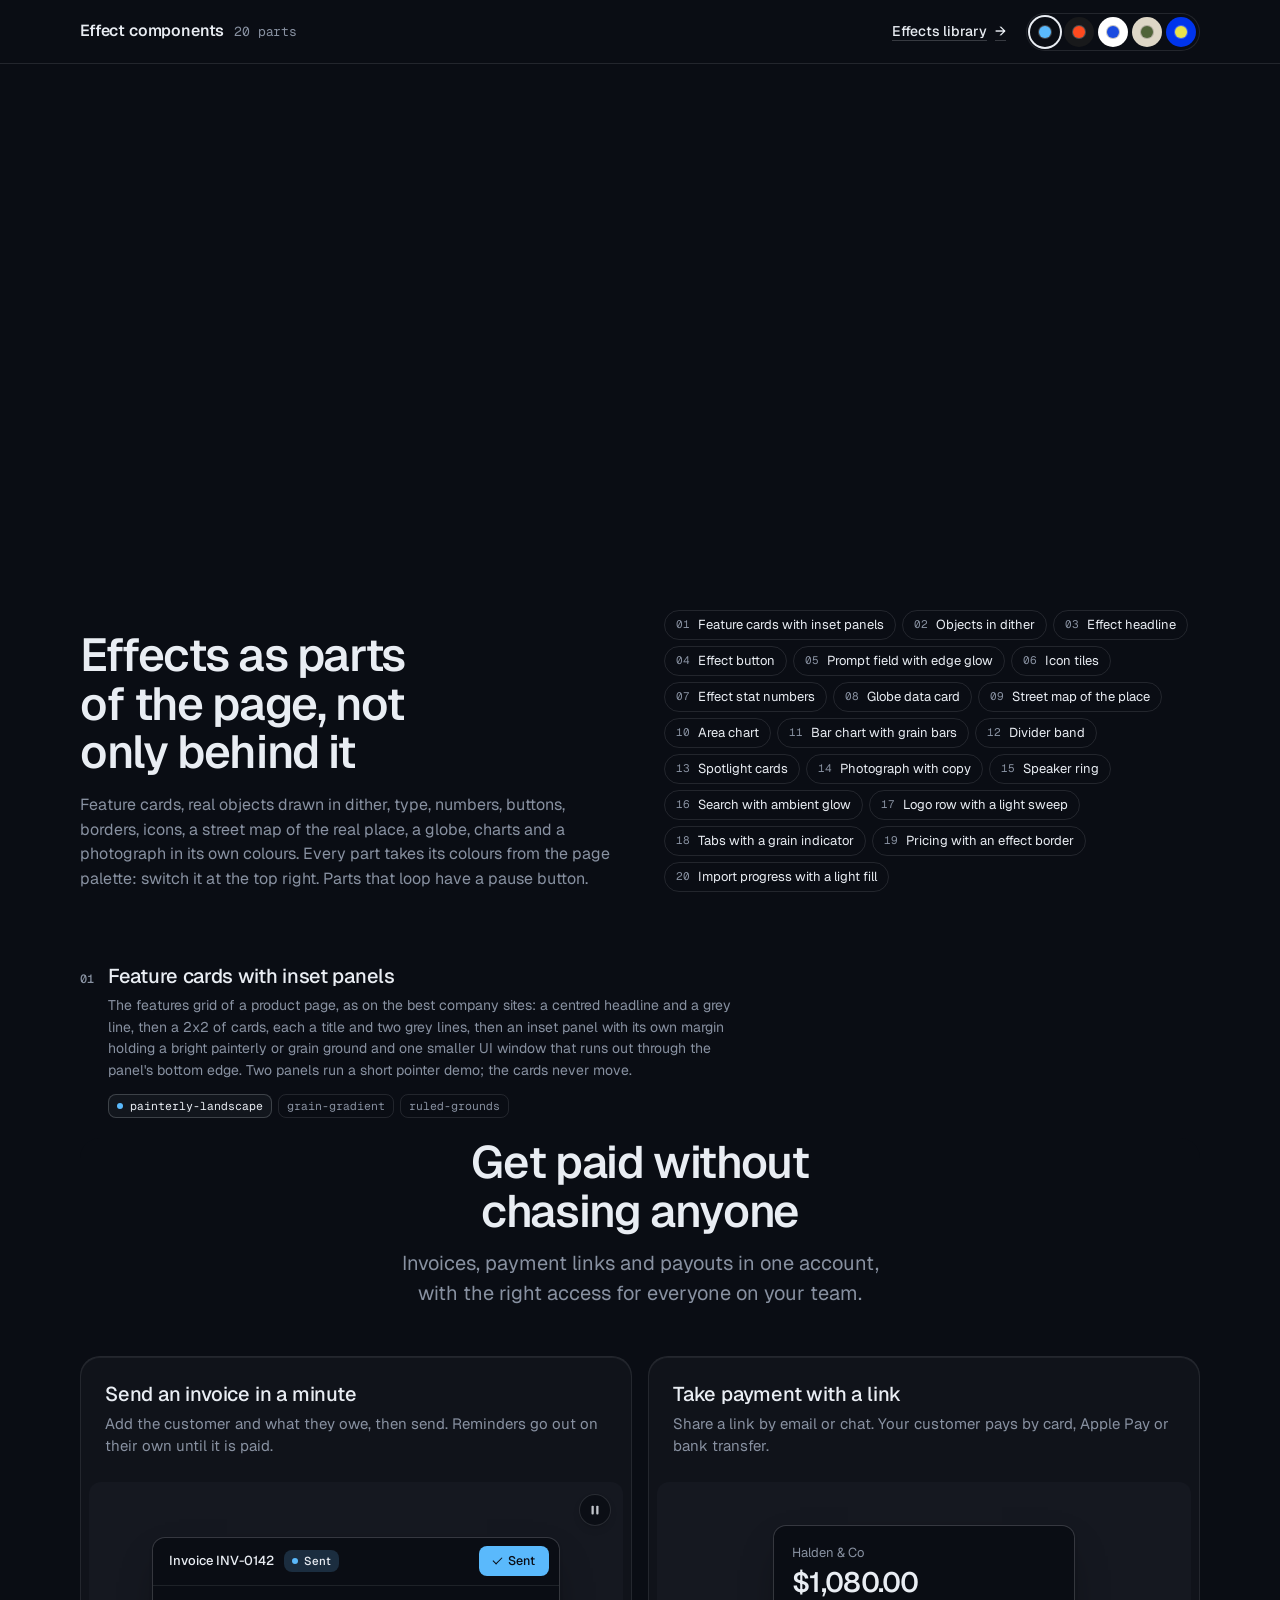
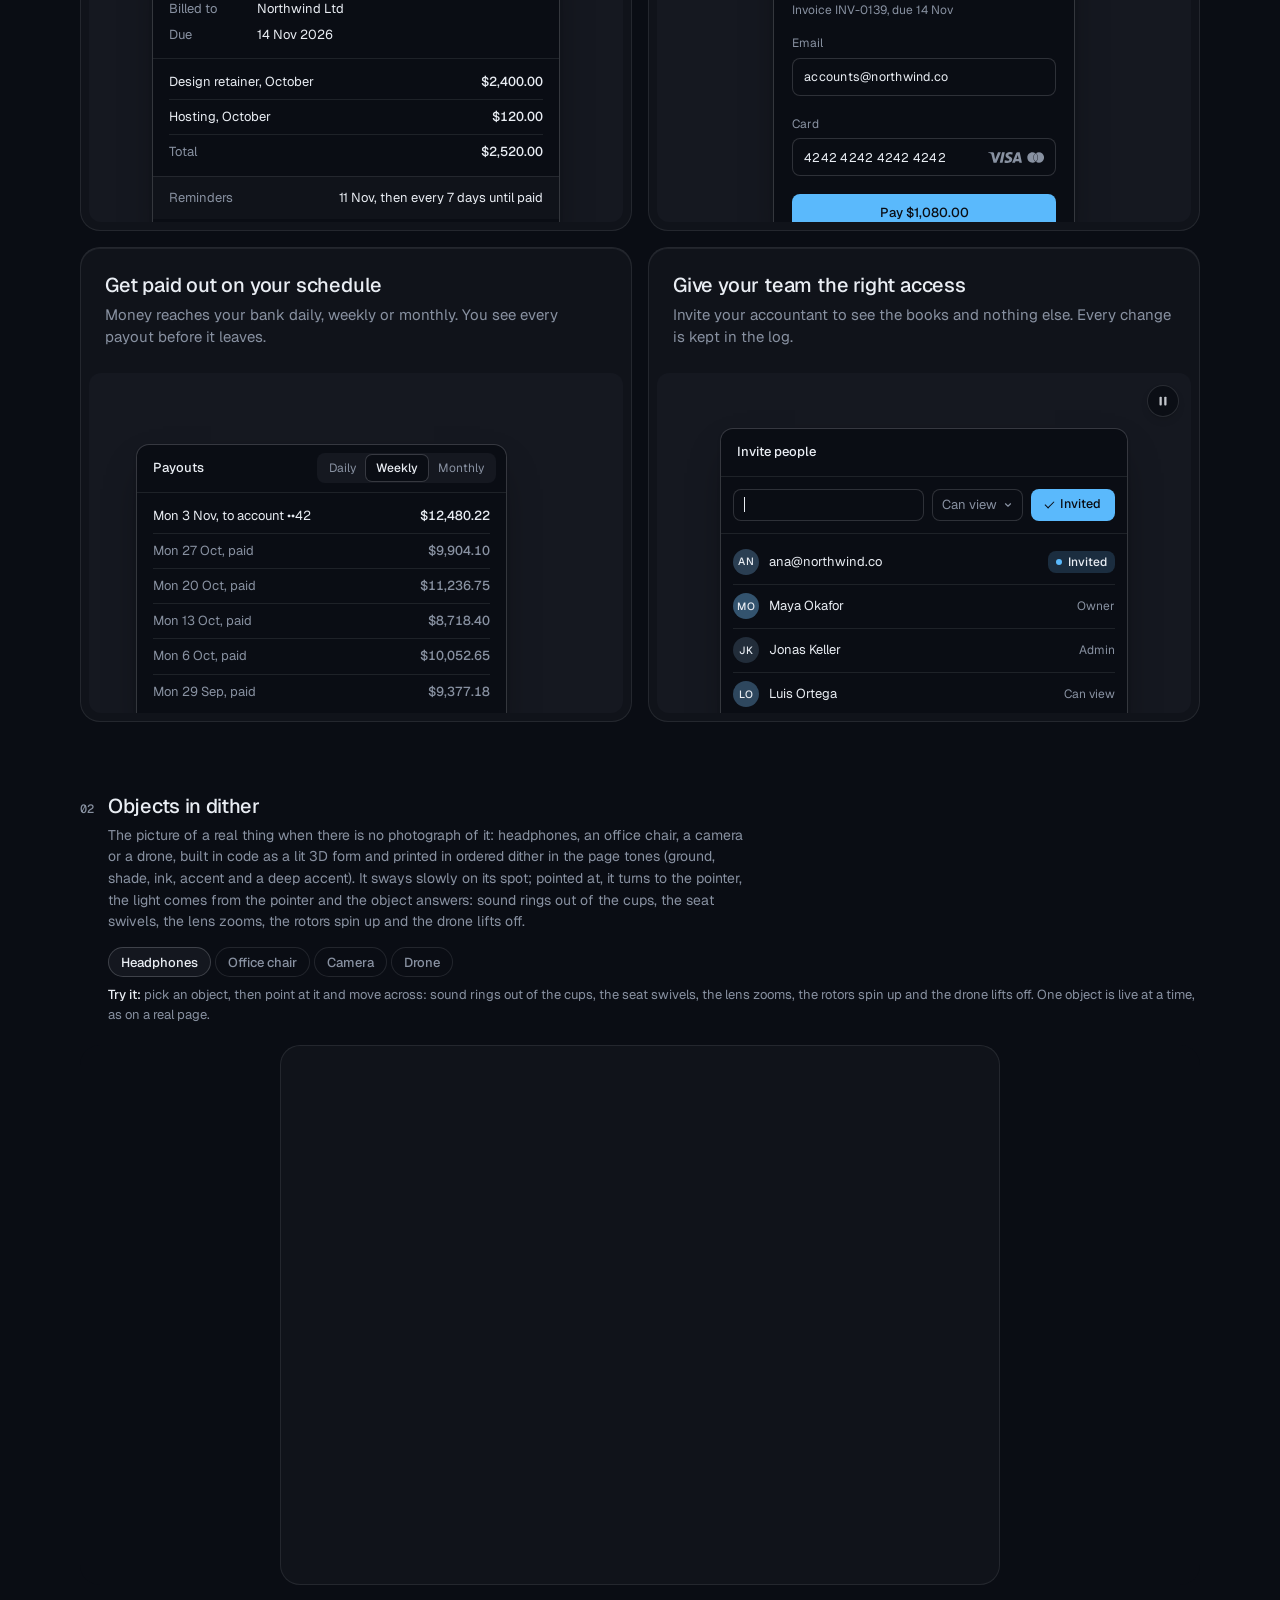
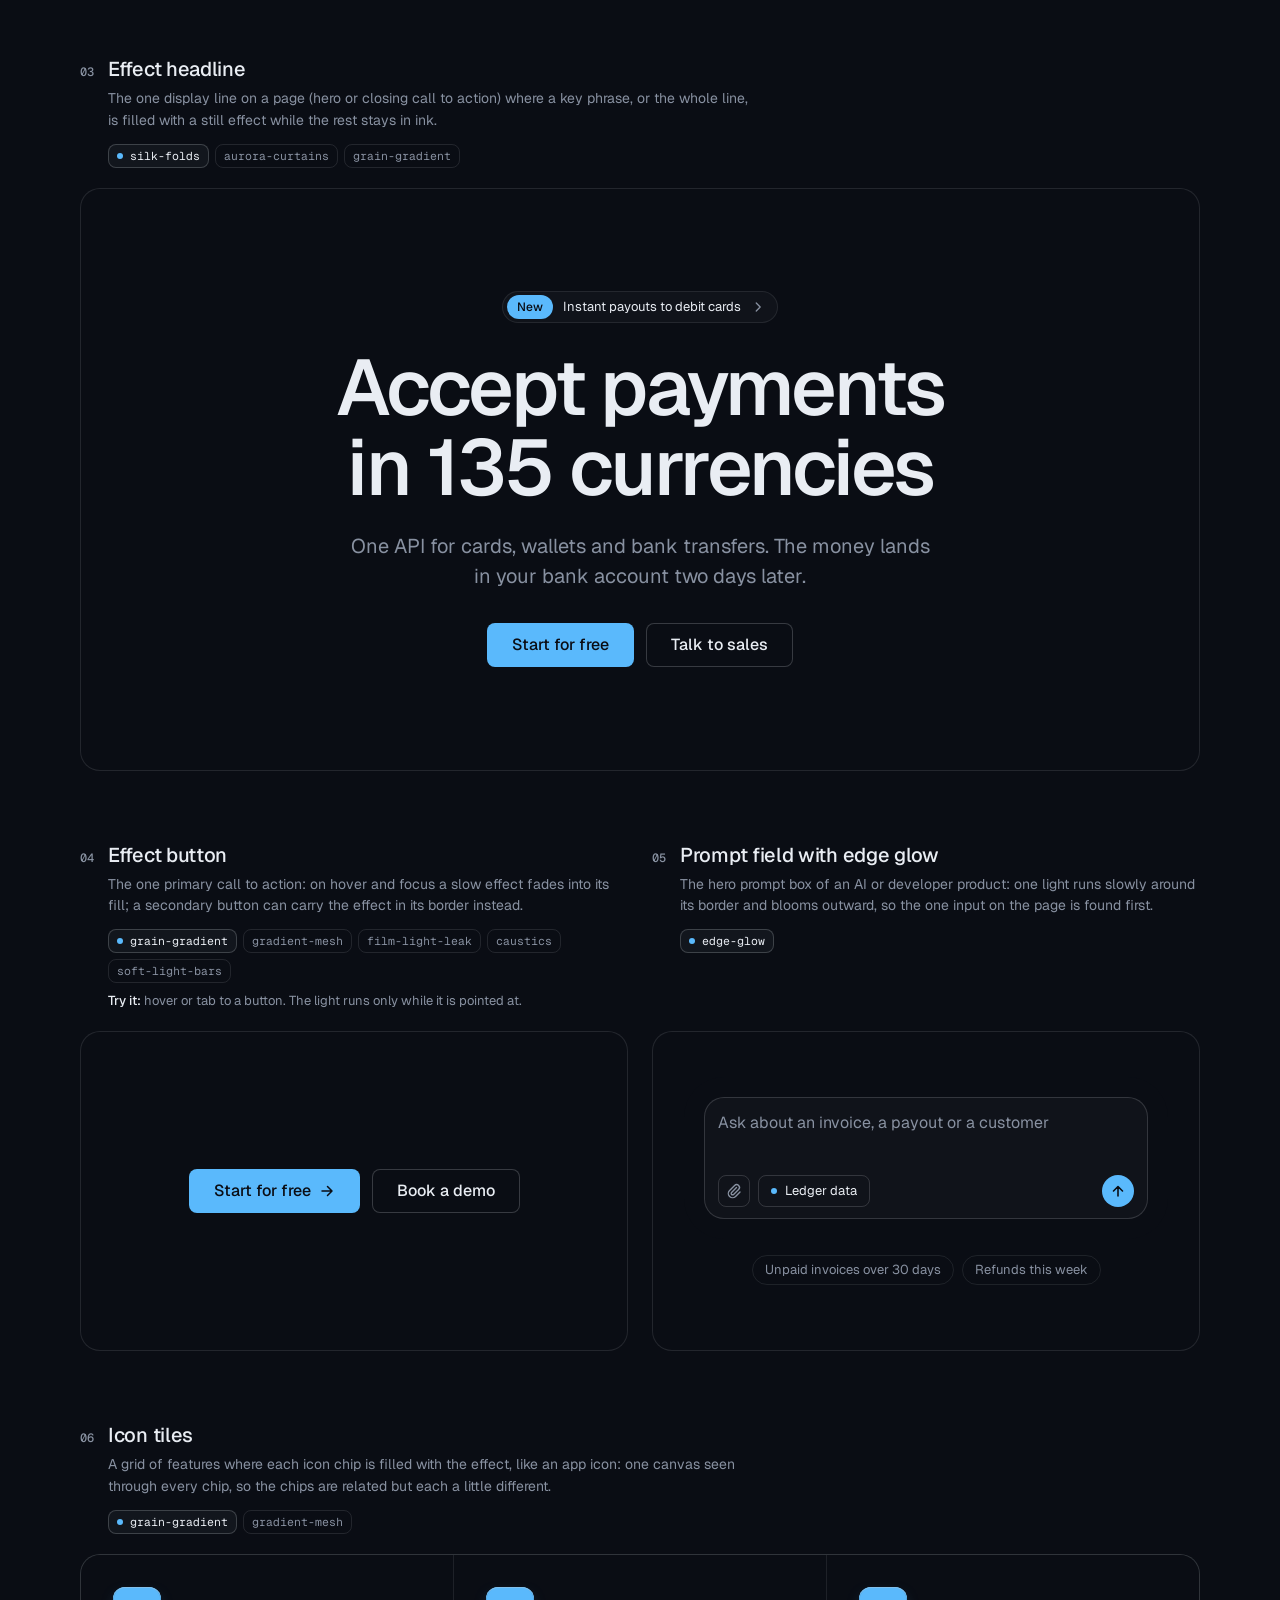
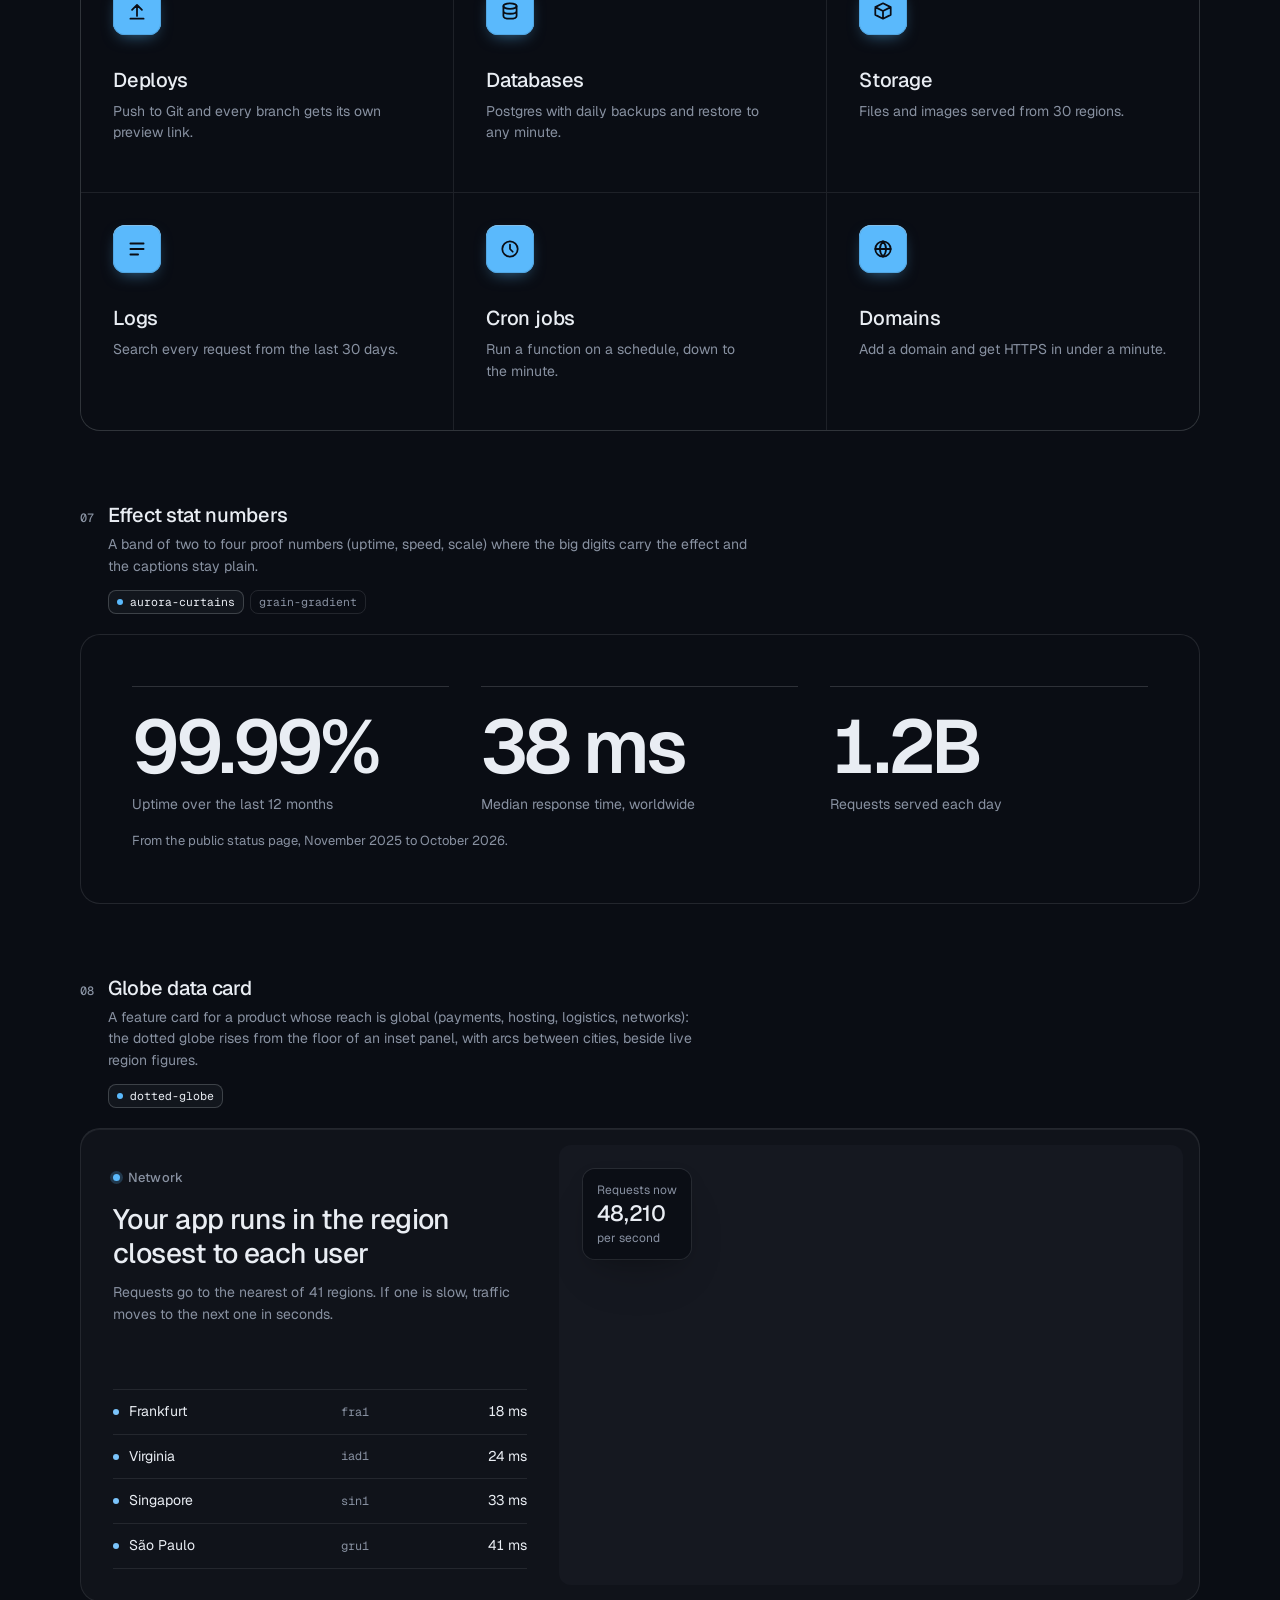
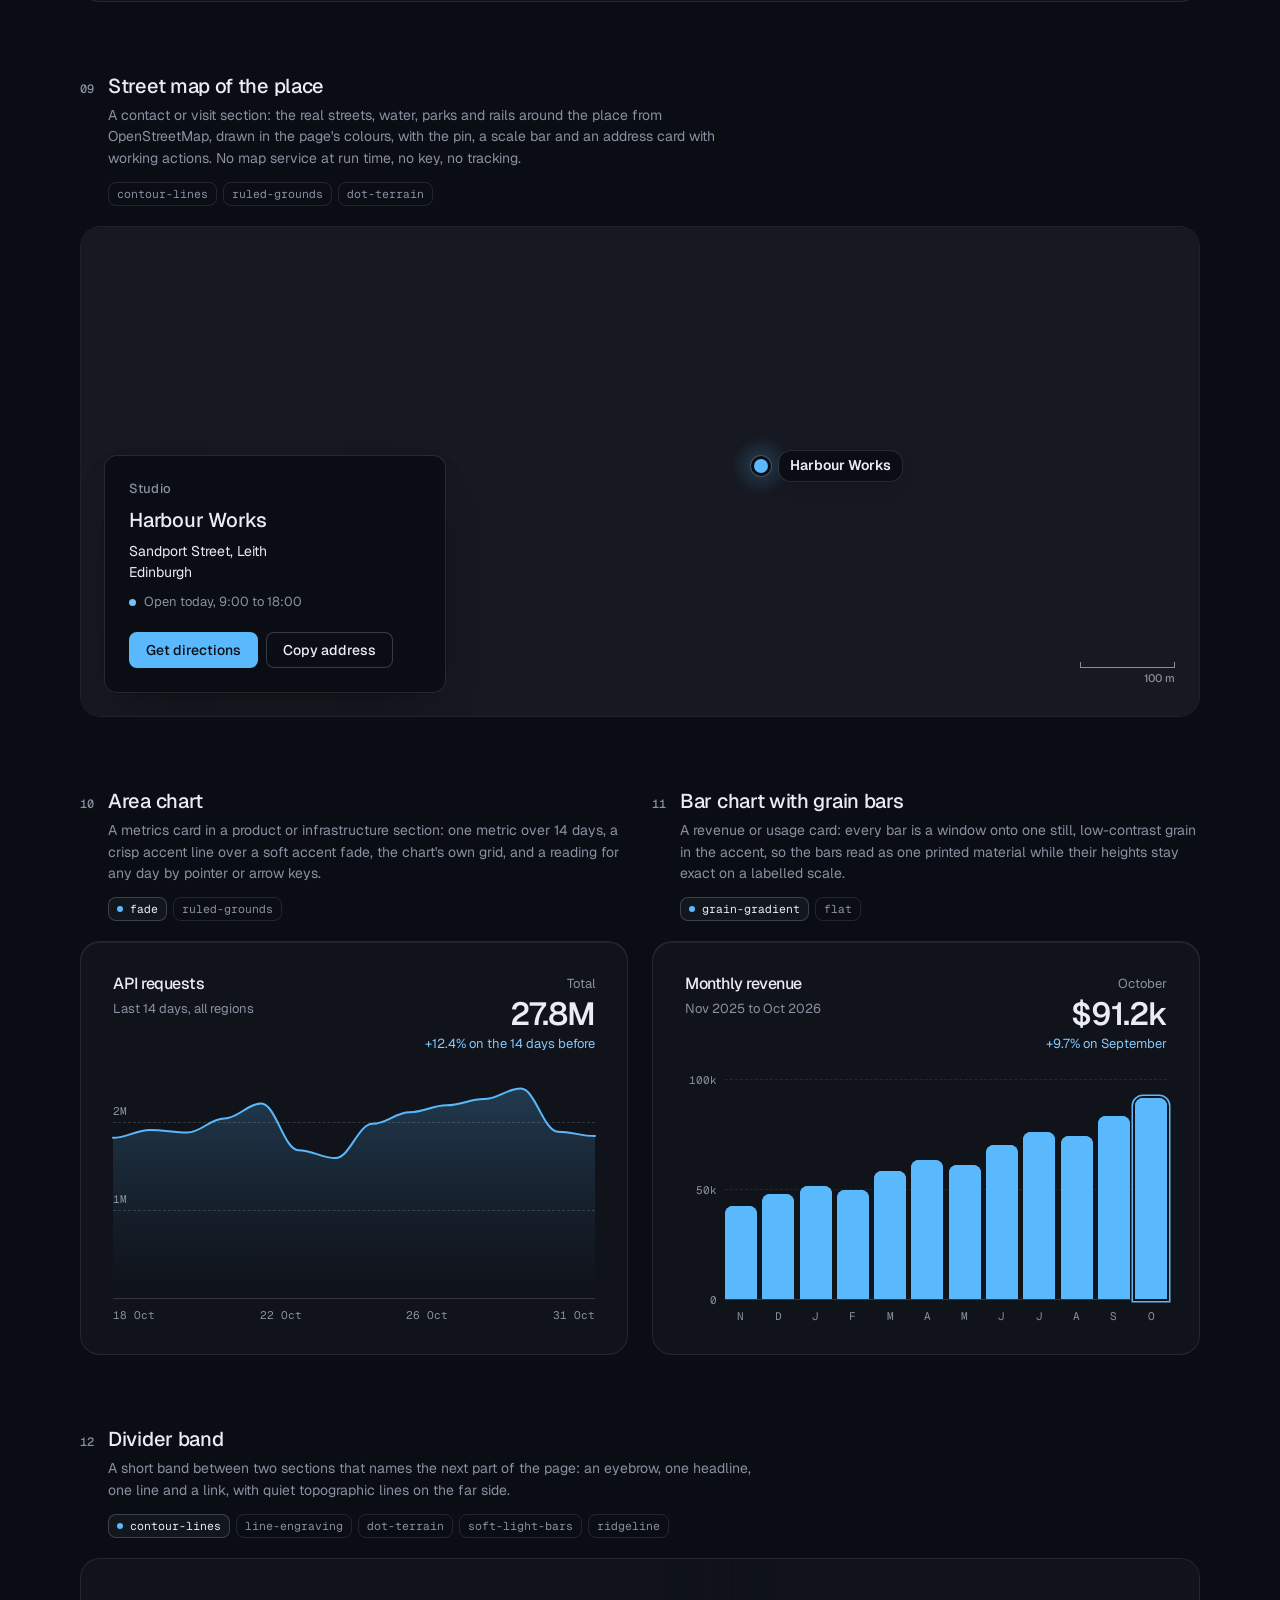
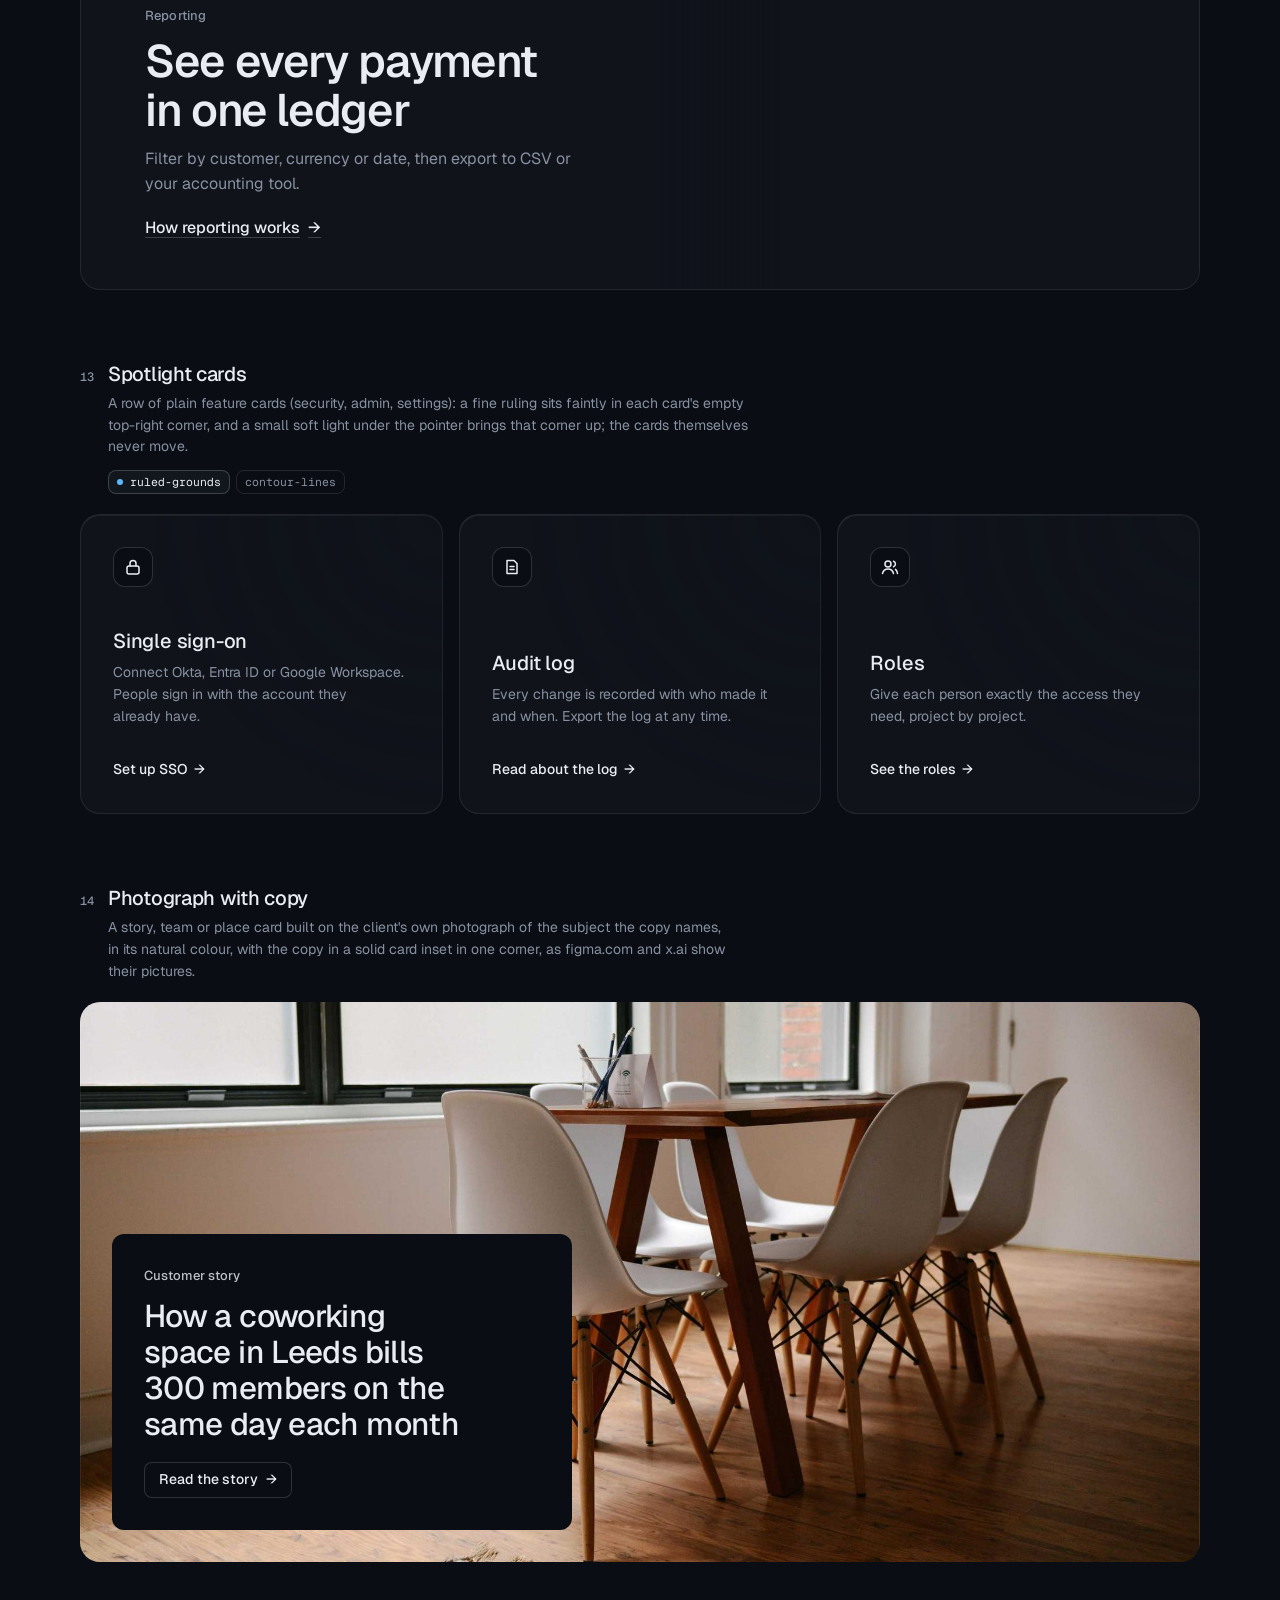
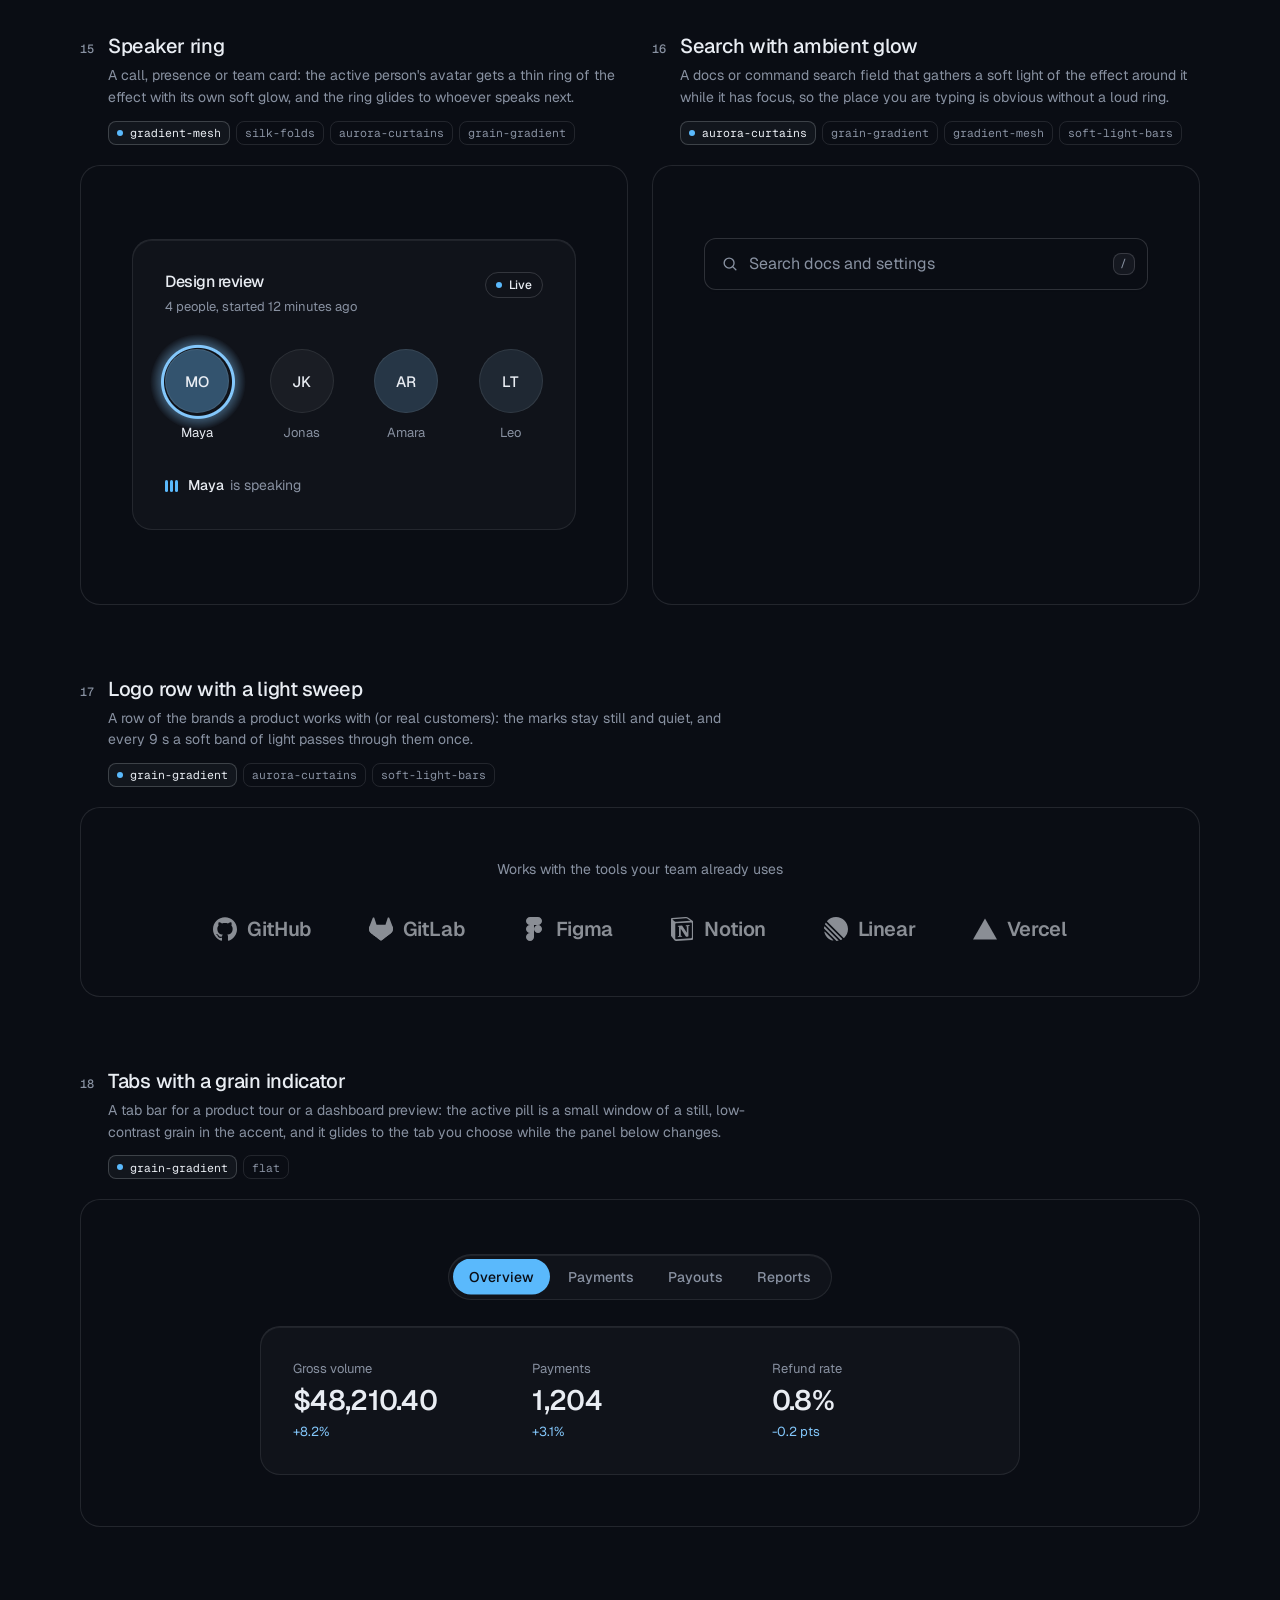
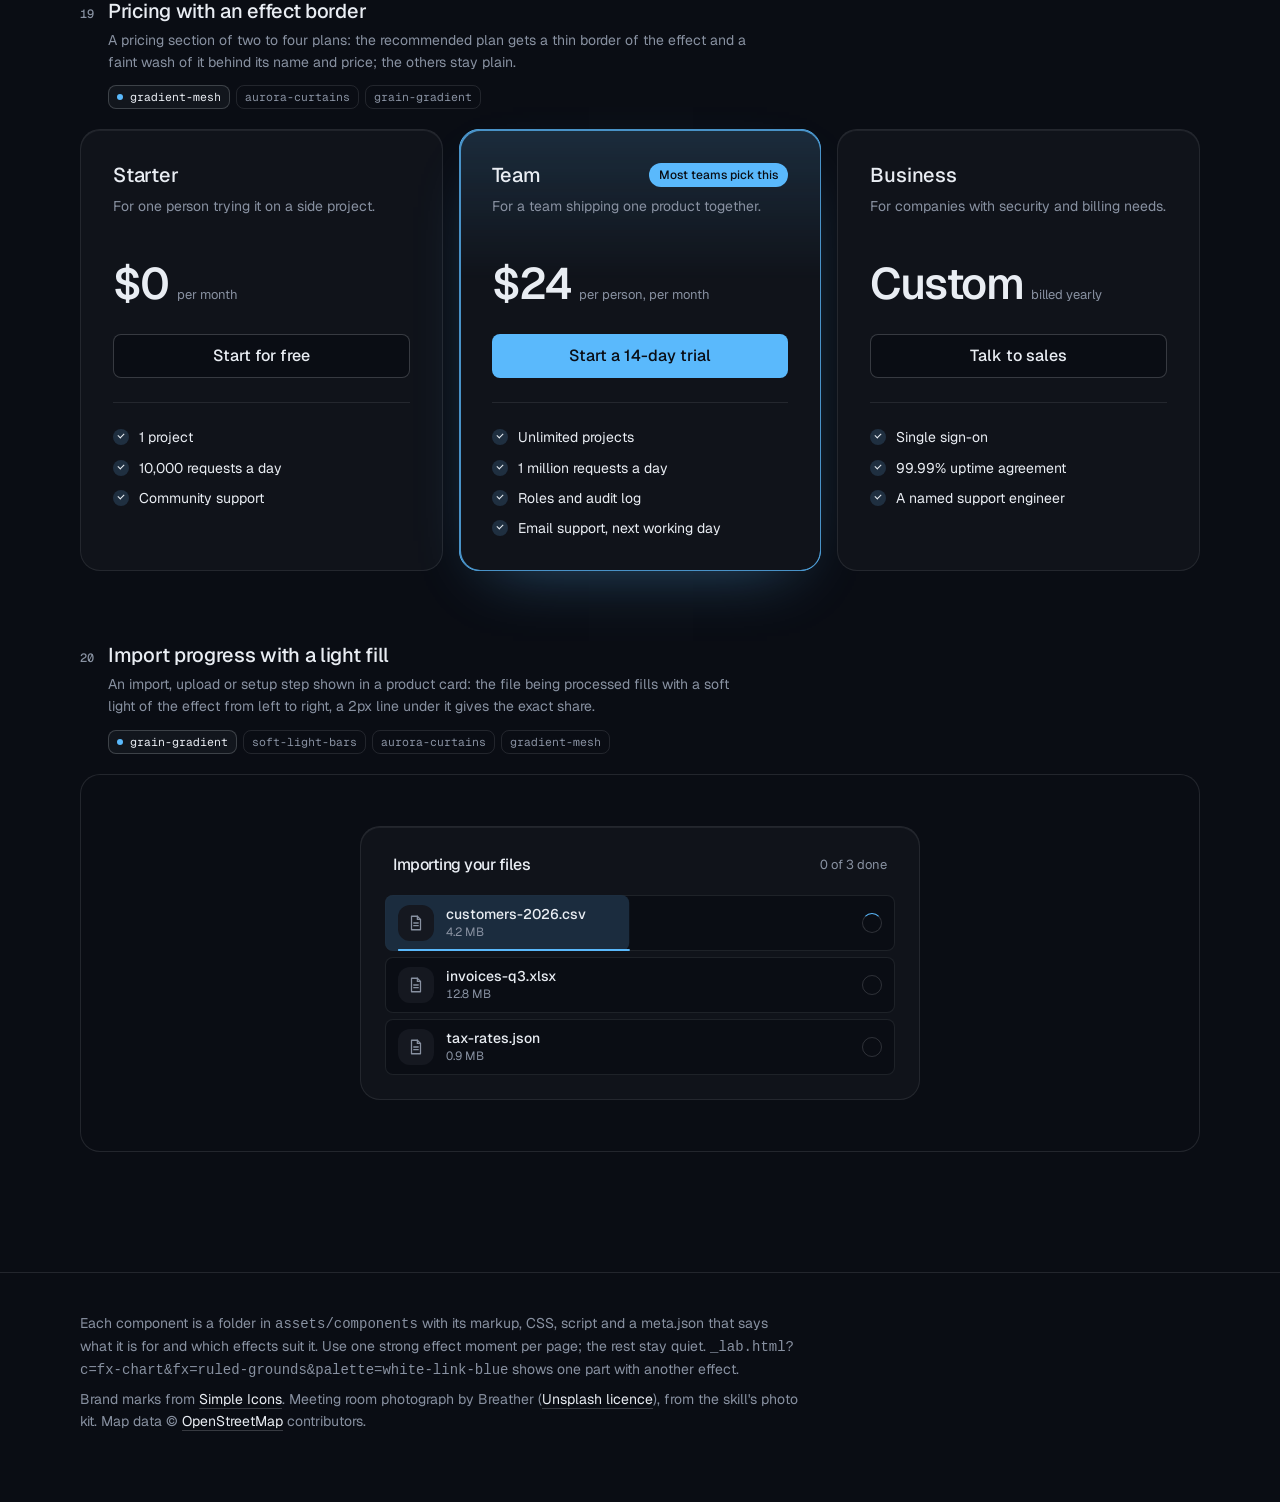
<file: .claude/skills/design-taste-frontend/assets/components/index.html>
<!doctype html>
<html lang="en" data-radius="soft">
<head>
<script>window.__tpGlMax = 16;   /* a gallery shows many live effects at once; a page of a site keeps the default 4 (fx.js) */</script>
<meta charset="utf-8">
<meta name="viewport" content="width=device-width, initial-scale=1">
<title>Effect components</title>
<link rel="preconnect" href="https://fonts.googleapis.com">
<link rel="preconnect" href="https://fonts.gstatic.com" crossorigin>
<link href="https://fonts.googleapis.com/css2?family=Geist:wght@100..900&family=Geist+Mono:wght@400..600&display=swap" rel="stylesheet">
<link rel="stylesheet" href="../system.css">
<link rel="stylesheet" href="./base.css">
<style>
  :root {
    --font-display: "Geist", system-ui, sans-serif;
    --font-text: "Geist", system-ui, sans-serif;
    --font-mono: "Geist Mono", ui-monospace, monospace;
    --display-weight: 560;
    --display-tracking: -0.03em;
    --container: 1200px;
  }
  body { min-height: 100vh; }
  .top {
    position: sticky; top: 0; z-index: 50; height: 64px; background: var(--bg);
    border-bottom: 1px solid var(--line);
  }
  .top .container { height: 100%; display: flex; align-items: center; justify-content: space-between; gap: 16px; }
  .brand { display: flex; align-items: center; gap: 10px; font-weight: 560; letter-spacing: -0.01em; }
  .brand small { font: 400 13px/1 var(--font-mono); color: var(--muted); }
  .top nav { display: flex; align-items: center; gap: 20px; }
  .top nav a.link { font-size: 14px; }
  .swatches { display: flex; gap: 4px; padding: 3px; border: 1px solid var(--line); border-radius: 999px; background: var(--bg); }
  .swatches button {
    width: 30px; height: 30px; border-radius: 999px; border: 0; padding: 0; cursor: pointer; position: relative;
    background: var(--sw-bg);
  }
  .swatches button::after {
    content: ""; position: absolute; inset: 9px; border-radius: 999px; background: var(--sw-accent);
    box-shadow: 0 0 0 1px color-mix(in oklab, var(--sw-ink) 25%, transparent);
  }
  .swatches button[aria-pressed="true"] { box-shadow: 0 0 0 2px var(--ink); }
  .swatches button:focus-visible { outline-offset: 3px; }

  .intro { padding-block: 64px 40px; display: grid; grid-template-columns: minmax(0, 6fr) minmax(0, 6fr); gap: 48px; align-items: end; }
  .intro h1 { font-size: clamp(34px, 2.2vw + 18px, 52px); line-height: 1.05; max-width: 15ch; }
  .intro p { margin-top: 16px; color: var(--muted); font-size: var(--t-body); line-height: 1.55; max-width: 52ch; }
  .index { display: flex; flex-wrap: wrap; gap: 6px; justify-content: flex-start; }
  @media (max-width: 1023px) { .intro { grid-template-columns: minmax(0, 1fr); gap: 28px; } }
  .index a {
    display: inline-flex; align-items: center; gap: 8px; height: 30px; padding: 0 11px; border-radius: 999px;
    border: 1px solid var(--line); font-size: 13px; color: var(--ink);
    transition: border-color var(--dur) var(--ease), background-color var(--dur) var(--ease);
  }
  .index a span { font-family: var(--font-mono); font-size: 11px; color: var(--muted); }
  .index a:hover { border-color: var(--line-strong); background: color-mix(in oklab, var(--ink) 4%, var(--bg)); }

  /* every part spans two rows of the list (its notes, its stage) as a subgrid, so the two parts of a
     half-width pair share one notes height and one stage height: their stages start and end level */
  .list { display: grid; grid-template-columns: repeat(2, minmax(0, 1fr)); column-gap: 24px; row-gap: 0; padding-bottom: 120px; }
  .sc { grid-column: 1 / -1; grid-row: span 2; display: grid; grid-template-rows: subgrid; row-gap: 20px; min-width: 0; scroll-margin-top: 88px; padding-top: 72px; }
  .sc:first-child { padding-top: 0; }
  .sc.is-half { grid-column: auto; }
  .sc.is-half .sc__stage:not(.is-center) { display: grid; }
  .sc__meta { display: grid; grid-template-columns: auto 1fr; column-gap: 14px; row-gap: 6px; align-items: baseline; align-content: start; }
  .sc__note { grid-column: 2; margin: 2px 0 0; font-size: 13px; color: var(--muted); }
  .sc__note::before { content: "Try it: "; color: var(--ink); font-weight: 500; }
  .sc__no { font: 500 12px/1 var(--font-mono); color: var(--muted); padding-top: 2px; }
  .sc__name { font: 500 20px/1.25 var(--font-text); letter-spacing: -0.015em; margin: 0; }
  .sc__for { grid-column: 2; color: var(--muted); font-size: 14px; line-height: 1.55; max-width: 72ch; margin: 0; }
  .sc__fx { grid-column: 2; display: flex; flex-wrap: wrap; gap: 6px; margin-top: 6px; }
  .sc__fx li {
    font: 400 11.5px/1 var(--font-mono); color: var(--muted); height: 24px; display: inline-flex; align-items: center;
    padding: 0 8px; border-radius: var(--r-sm); border: 1px solid var(--line);
  }
  .sc__fx li.is-on { color: var(--ink); border-color: var(--line-strong); background: color-mix(in oklab, var(--ink) 5%, var(--bg)); }
  .sc__fx li.is-on::before { content: ""; width: 6px; height: 6px; border-radius: 99px; background: var(--accent); margin-right: 7px; }
  .sc__stage {
    position: relative; min-width: 0; border: 1px solid var(--line); border-radius: var(--r-lg);
    padding: clamp(20px, 4vw, 56px); background: var(--bg);
  }
  .sc__stage.is-tall { padding-block: clamp(56px, 8vw, 120px); }
  .sc__stage.is-flush { padding: 0; border: 0; }
  .sc__stage.is-center { display: grid; place-items: center; min-height: 320px; }
  /* one object, at a size a page would give it */
  #fx-dither-object .sc__stage { display: grid; justify-items: center; }
  #fx-dither-object .cx-obj { width: min(100%, 720px); }
  .sc__pick { grid-column: 2; display: flex; flex-wrap: wrap; gap: 4px; margin-top: 8px; }
  .sc__pick button {
    height: 30px; padding: 0 12px; border-radius: 999px; border: 1px solid var(--line); background: var(--bg);
    font: 500 13px/1 var(--font-text); color: var(--muted); cursor: pointer;
  }
  .sc__pick button:hover { color: var(--ink); border-color: var(--line-strong); }
  .sc__pick button[aria-pressed="true"] { color: var(--ink); border-color: var(--line-strong); background: color-mix(in oklab, var(--ink) 6%, var(--bg)); }
  /* the search list opens below its field: leave it room inside the frame */
  #fx-search .sc__stage { min-height: 440px; place-items: start center; padding-top: 72px; }
  .sc__stage:empty::after { content: "Loading"; color: var(--muted); font-size: 13px; }

  .foot { border-top: 1px solid var(--line); padding: 40px 0 64px; color: var(--muted); font-size: 14px; }
  .foot p { max-width: 80ch; margin: 0 0 8px; }
  .foot a { color: var(--ink); text-decoration: underline; text-decoration-color: var(--line-strong); text-underline-offset: 4px; }

  @media (max-width: 899px) {
    .list { grid-template-columns: minmax(0, 1fr); }
    .sc.is-half { grid-column: 1 / -1; }
    .top nav a.link { display: none; }
  }
  @media (max-width: 639px) {
    .intro { padding-block: 48px 32px; }
    .sc { padding-top: 48px; }
    .sc__meta { grid-template-columns: 1fr; }
    .sc__no { display: none; }
    .sc__for, .sc__fx, .sc__note, .sc__pick { grid-column: 1; }
    .sc__stage.is-center { min-height: 240px; }
    .brand small { display: none; }
  }
</style>
</head>
<body>
<header class="top">
  <div class="container">
    <div class="brand">Effect components <small id="count"></small></div>
    <nav aria-label="Palette and links">
      <a class="link" href="../effects/gallery.html">Effects library</a>
      <div class="swatches" id="swatches" role="group" aria-label="Page palette"></div>
    </nav>
  </div>
</header>

<main>
  <section class="intro container">
    <div>
      <h1>Effects as parts of the page, not only behind it</h1>
      <p id="lede">Feature cards, real objects drawn in dither, type, numbers, buttons, borders, icons, a street map of the real place, a globe, charts and a photograph in its own colours. Every part takes its colours from the page palette: switch it at the top right. Parts that loop have a pause button.</p>
    </div>
    <nav class="index" id="index" aria-label="Components"></nav>
  </section>
  <div class="container list" id="list"></div>
</main>

<footer class="foot">
  <div class="container">
    <p>Each component is a folder in <code>assets/components</code> with its markup, CSS, script and a meta.json that says what it is for and which effects suit it. Use one strong effect moment per page; the rest stay quiet. <code>_lab.html?c=fx-chart&amp;fx=ruled-grounds&amp;palette=white-link-blue</code> shows one part with another effect.</p>
    <p>Brand marks from <a href="https://simpleicons.org/">Simple Icons</a>. Meeting room photograph by Breather (<a href="https://unsplash.com/photos/DEdM9Vs6s8w">Unsplash licence</a>), from the skill's photo kit. Map data © <a href="https://www.openstreetmap.org/copyright">OpenStreetMap</a> contributors.</p>
  </div>
</footer>

<script type="module">
  import fx from '../effects/fx.js';

  // component id, layout and stage style, in page order
  const COMPONENTS = [
    { id: 'fx-feature-card', stage: 'is-flush' },
    { id: 'fx-dither-object', stage: 'is-flush', note: 'pick an object, then point at it and move across: sound rings out of the cups, the seat swivels, the lens zooms, the rotors spin up and the drone lifts off. One object is live at a time, as on a real page.' },
    { id: 'fx-headline', stage: 'is-tall' },
    { id: 'fx-button', half: true, stage: 'is-center', note: 'hover or tab to a button. The light runs only while it is pointed at.' },
    { id: 'fx-prompt', half: true, stage: 'is-center' },
    { id: 'fx-icon-tiles', stage: 'is-flush' },
    { id: 'fx-stat' },
    { id: 'fx-globe', stage: 'is-flush' },
    { id: 'fx-map', stage: 'is-flush' },
    { id: 'fx-chart', half: true, stage: 'is-flush' },
    { id: 'fx-bars', half: true, stage: 'is-flush' },
    { id: 'fx-band', stage: 'is-flush' },
    { id: 'fx-spotlight', stage: 'is-flush' },
    { id: 'fx-photo', stage: 'is-flush' },
    { id: 'fx-avatar', half: true, stage: 'is-center' },
    { id: 'fx-search', half: true, stage: 'is-center' },
    { id: 'fx-logos' },
    { id: 'fx-tabs' },
    { id: 'fx-pricing', stage: 'is-flush' },
    { id: 'fx-progress', stage: 'is-center' },
  ];

  const PALETTES = [
    { id: 'blue-black-cornflower', name: 'Night, cornflower', bg: '#0a0d14', surface: '#131824', ink: '#e9edf3', muted: '#8891a1', accent: '#5ab9fc', accentInk: '#0a0d14' },
    { id: 'graphite-safety-orange', name: 'Graphite, orange', bg: '#18191b', surface: '#222427', ink: '#eff0f1', muted: '#9c9ea3', accent: '#ff4a1f', accentInk: '#18191b' },
    { id: 'white-link-blue', name: 'White, blue', bg: '#ffffff', surface: '#f4f4f4', ink: '#111111', muted: '#6b6b6b', accent: '#1a4be0', accentInk: '#ffffff' },
    { id: 'moss-sand', name: 'Sand, moss', bg: '#ddd6c6', surface: '#d2cab8', ink: '#2a2a26', muted: '#59574e', accent: '#4f6238', accentInk: '#ffffff' },
    { id: 'cobalt-field', name: 'Cobalt field', bg: '#0034eb', surface: '#002fd6', ink: '#ffffff', muted: '#dfe4f2', accent: '#e9e34a', accentInk: '#111111' },
  ];

  const q = new URLSearchParams(location.search);
  if (q.has('time')) fx.setClock(+q.get('time'));
  if (q.has('fallback')) fx.config.forceFallback = true;
  const only = q.get('only') ? q.get('only').split(',') : null;
  const list = document.getElementById('list');
  const index = document.getElementById('index');
  const swatches = document.getElementById('swatches');

  /*
    The budget: a laptop's integrated GPU shares its memory with everything else, so this page never
    holds more than 4 live WebGL contexts. A part is started when it comes near the viewport and
    destroyed when it leaves it; still parts draw once and free their context; fx.js frees any idle
    off-screen context past 4. liveGL() counts the contexts that are open right now.
  */
  fx.config.maxLive = 4;
  const contexts = new Set();
  let peakGL = 0;
  const getContext = HTMLCanvasElement.prototype.getContext;
  HTMLCanvasElement.prototype.getContext = function (type, ...rest) {
    const c = getContext.call(this, type, ...rest);
    if (c && /webgl/i.test(type) && !contexts.has(c)) { contexts.add(c); peakGL = Math.max(peakGL, liveGL()); }
    return c;
  };
  function liveGL() {
    for (const c of contexts) if (c.isContextLost()) contexts.delete(c);
    return contexts.size;
  }

  // the dither object: one live at a time, switched here (a real page shows one object)
  const OBJECTS = {
    headphones: ['Headphones', 'Over-ear, wireless'],
    chair: ['Office chair', 'Swivel seat on five castors'],
    camera: ['Camera', 'Mirrorless, with a zoom lens'],
    drone: ['Drone', 'Four rotors and a camera'],
  };
  let object = OBJECTS[q.get('object')] ? q.get('object') : 'headphones';
  // print (ordered dither, the default) or studio (a smooth shaded render: no picker until it is anti-aliased; ?render=studio)
  let render = q.get('render') === 'studio' ? 'studio' : 'print';

  function applyPalette(p) {
    const c = fx.color;
    const action = c.contrast(p.accent, p.bg) >= 2.2 ? p.accent : p.ink;
    const actionInk = action === p.accent ? p.accentInk : p.bg;
    const s = document.documentElement.style;
    const set = (k, v) => s.setProperty(k, v);
    set('--p-bg', p.bg); set('--p-surface', p.surface); set('--p-ink', p.ink); set('--p-muted', p.muted);
    set('--p-accent', p.accent); set('--p-accent-ink', p.accentInk); set('--p-action', action); set('--p-action-ink', actionInk);
    document.documentElement.style.colorScheme = c.isDark(p.bg) ? 'dark' : 'light';
    for (const b of swatches.children) b.setAttribute('aria-pressed', String(b.dataset.id === p.id));
  }

  async function load(entry) {
    const base = `./${entry.id}/`;
    const [meta, html, mod] = await Promise.all([
      fetch(base + 'meta.json').then(r => (r.ok ? r.json() : null)),
      fetch(base + 'component.html').then(r => (r.ok ? r.text() : null)),
      import(base + 'component.js').catch(err => { console.warn(entry.id, err); return null; }),
    ]).catch(() => [null, null, null]);
    if (!meta || !html || !mod) return null;
    const link = document.createElement('link');
    link.rel = 'stylesheet';
    link.href = base + 'component.css';
    document.head.append(link);
    await new Promise(r => { link.onload = link.onerror = r; });
    return { ...entry, meta, html, mod };
  }

  function section(e, n) {
    const s = document.createElement('section');
    s.className = 'sc' + (e.half ? ' is-half' : '');
    s.id = e.id;
    const fxList = (e.meta.effects || []).map(id => `<li class="${id === e.meta.default ? 'is-on' : ''}">${id}</li>`).join('');
    const pick = e.id === 'fx-dither-object'
      ? `<div class="sc__pick" role="group" aria-label="Object">${Object.keys(OBJECTS).map(k => `<button type="button" data-object="${k}" aria-pressed="${k === object}">${OBJECTS[k][0]}</button>`).join('')}</div>`
      : '';
    s.innerHTML = `
      <div class="sc__meta">
        <span class="sc__no">${String(n).padStart(2, '0')}</span>
        <h2 class="sc__name">${e.meta.name}</h2>
        <p class="sc__for">${e.meta.for}</p>
        ${fxList ? `<ul class="sc__fx" aria-label="Effects that suit it">${fxList}</ul>` : ''}
        ${pick}
        ${e.note ? `<p class="sc__note">${e.note}</p>` : ''}
      </div>
      <div class="sc__stage ${e.stage || ''}"></div>`;
    return s;
  }

  // the markup is placed at once (the page keeps its full height); the scripts run only near the viewport
  function markup(e) {
    const stage = e.section.querySelector('.sc__stage');
    stage.innerHTML = e.html;
    if (e.id === 'fx-dither-object') {
      const fig = stage.querySelector('.cx-obj');
      fig.dataset.cxObject = object;
      if (render === 'studio') fig.dataset.cxRender = 'studio'; else delete fig.dataset.cxRender;
      fig.querySelector('.cx-obj__stage').removeAttribute('aria-label');
    }
    return stage;
  }
  function start(e) {
    if (e.ctrl) return;
    const stage = markup(e);
    try { e.ctrl = e.mod.default(stage.firstElementChild || stage) || { destroy() {} }; } catch (err) { console.error(e.id, err); e.ctrl = { destroy() {} }; }
  }
  function stop(e) {
    if (!e.ctrl) return;
    try { e.ctrl.destroy?.(); } catch (err) { console.warn(e.id, err); }
    fx.unmountAll(e.section);
    e.ctrl = null;
  }

  function setPalette(p, entries) {
    entries.forEach(stop);
    applyPalette(p);
    try { localStorage.setItem('cx-palette', p.id); } catch (_) {}
    requestAnimationFrame(() => entries.forEach(e => (e.near ? start(e) : markup(e))));
  }

  let saved = null;
  try { saved = localStorage.getItem('cx-palette'); } catch (_) {}
  const first = PALETTES.find(p => p.id === q.get('palette')) || PALETTES.find(p => p.id === saved) || PALETTES[0];
  for (const p of PALETTES) {
    const b = document.createElement('button');
    b.type = 'button';
    b.dataset.id = p.id;
    b.title = p.name;
    b.setAttribute('aria-label', p.name);
    b.style.setProperty('--sw-bg', p.bg);
    b.style.setProperty('--sw-accent', p.accent);
    b.style.setProperty('--sw-ink', p.ink);
    swatches.append(b);
  }
  applyPalette(first);

  const wanted = COMPONENTS.filter(c => !only || only.includes(c.id));
  const entries = (await Promise.all(wanted.map(load))).filter(Boolean);
  document.getElementById('count').textContent = `${entries.length} parts`;
  entries.forEach((e, i) => {
    e.section = section(e, i + 1);
    list.append(e.section);
    markup(e);
    const a = document.createElement('a');
    a.href = '#' + e.id;
    a.innerHTML = `<span>${String(i + 1).padStart(2, '0')}</span>${e.meta.name}`;
    index.append(a);
  });
  await document.fonts.ready;
  const near = new IntersectionObserver(seen => {
    for (const en of seen) {
      const e = entries.find(x => x.section === en.target);
      if (!e) continue;
      e.near = en.isIntersecting;
      if (e.near) start(e); else stop(e);
    }
  }, { rootMargin: '10% 0px' });
  entries.forEach(e => near.observe(e.section));
  setTimeout(() => { document.documentElement.dataset.ready = '1'; }, 1500);

  swatches.addEventListener('click', ev => {
    const b = ev.target.closest('button');
    if (!b) return;
    const p = PALETTES.find(x => x.id === b.dataset.id);
    if (p) setPalette(p, entries);
  });
  list.addEventListener('click', ev => {
    const b = ev.target.closest('[data-object], [data-render]');
    if (!b || !(OBJECTS[b.dataset.object] || b.dataset.render)) return;
    if (b.dataset.render) render = b.dataset.render; else object = b.dataset.object;
    b.parentElement.querySelectorAll('button').forEach(x => x.setAttribute('aria-pressed', String(x === b)));
    const e = entries.find(x => x.id === 'fx-dither-object');
    stop(e);
    if (e.near) start(e); else markup(e);
  });
  window.__cx = {
    entries,
    setPalette: id => setPalette(PALETTES.find(p => p.id === id), entries),
    setObject: k => list.querySelector(`[data-object="${k}"]`)?.click(),
    gl: () => ({ live: liveGL(), peak: peakGL, started: entries.filter(e => e.ctrl).map(e => e.id) }),
  };
</script>

</body>
</html>
</file>
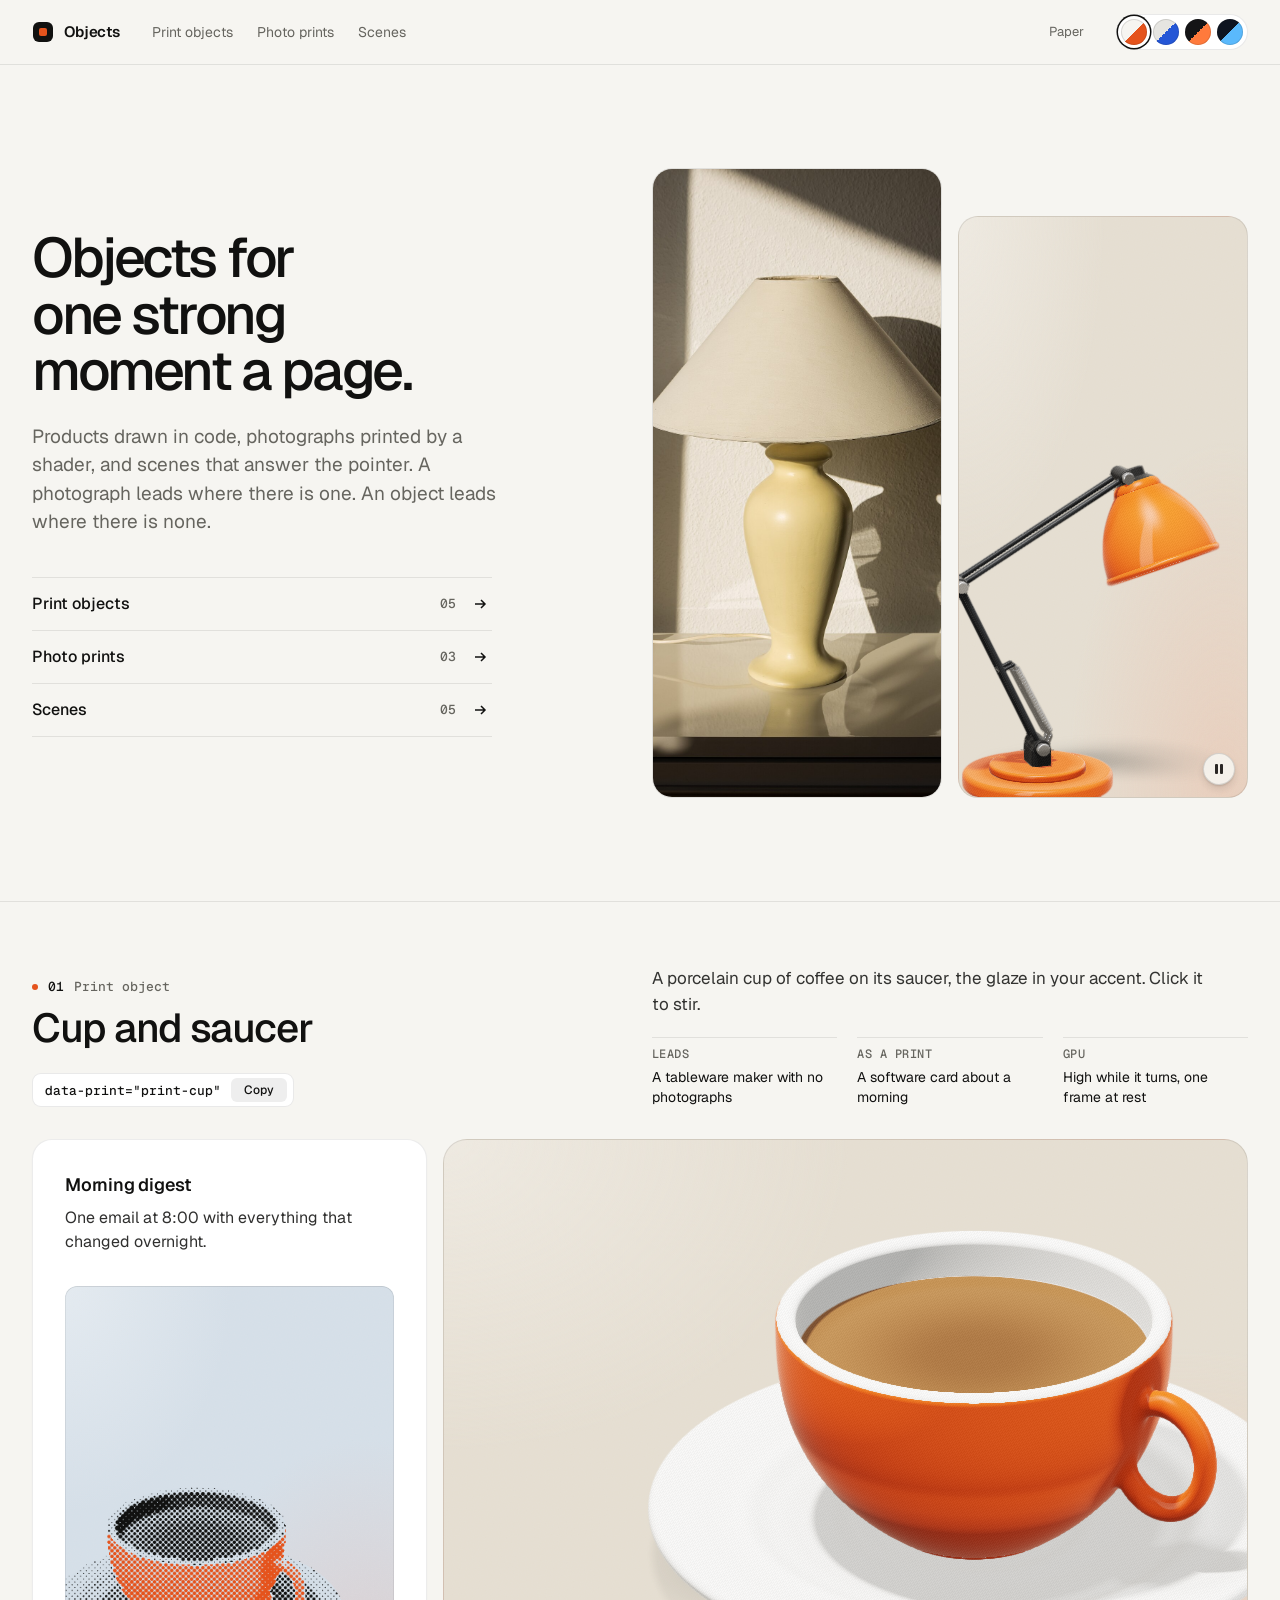
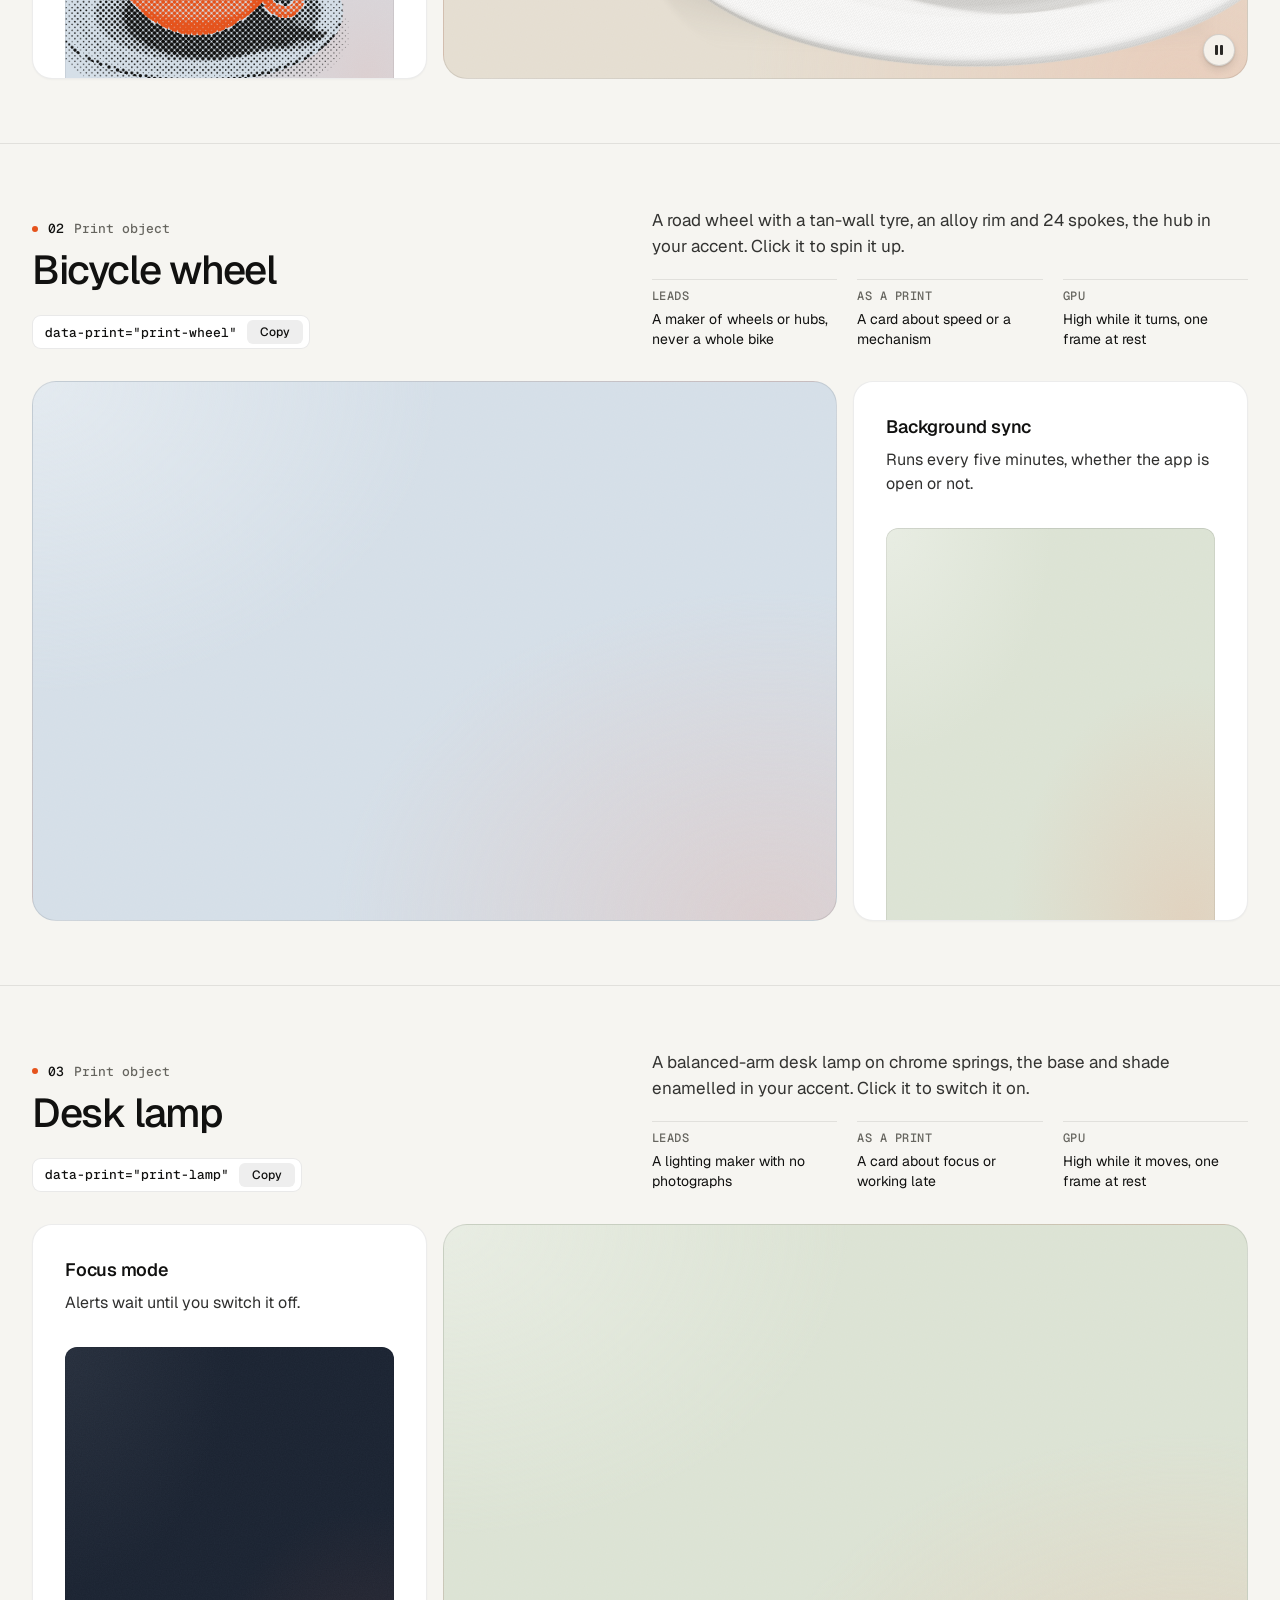
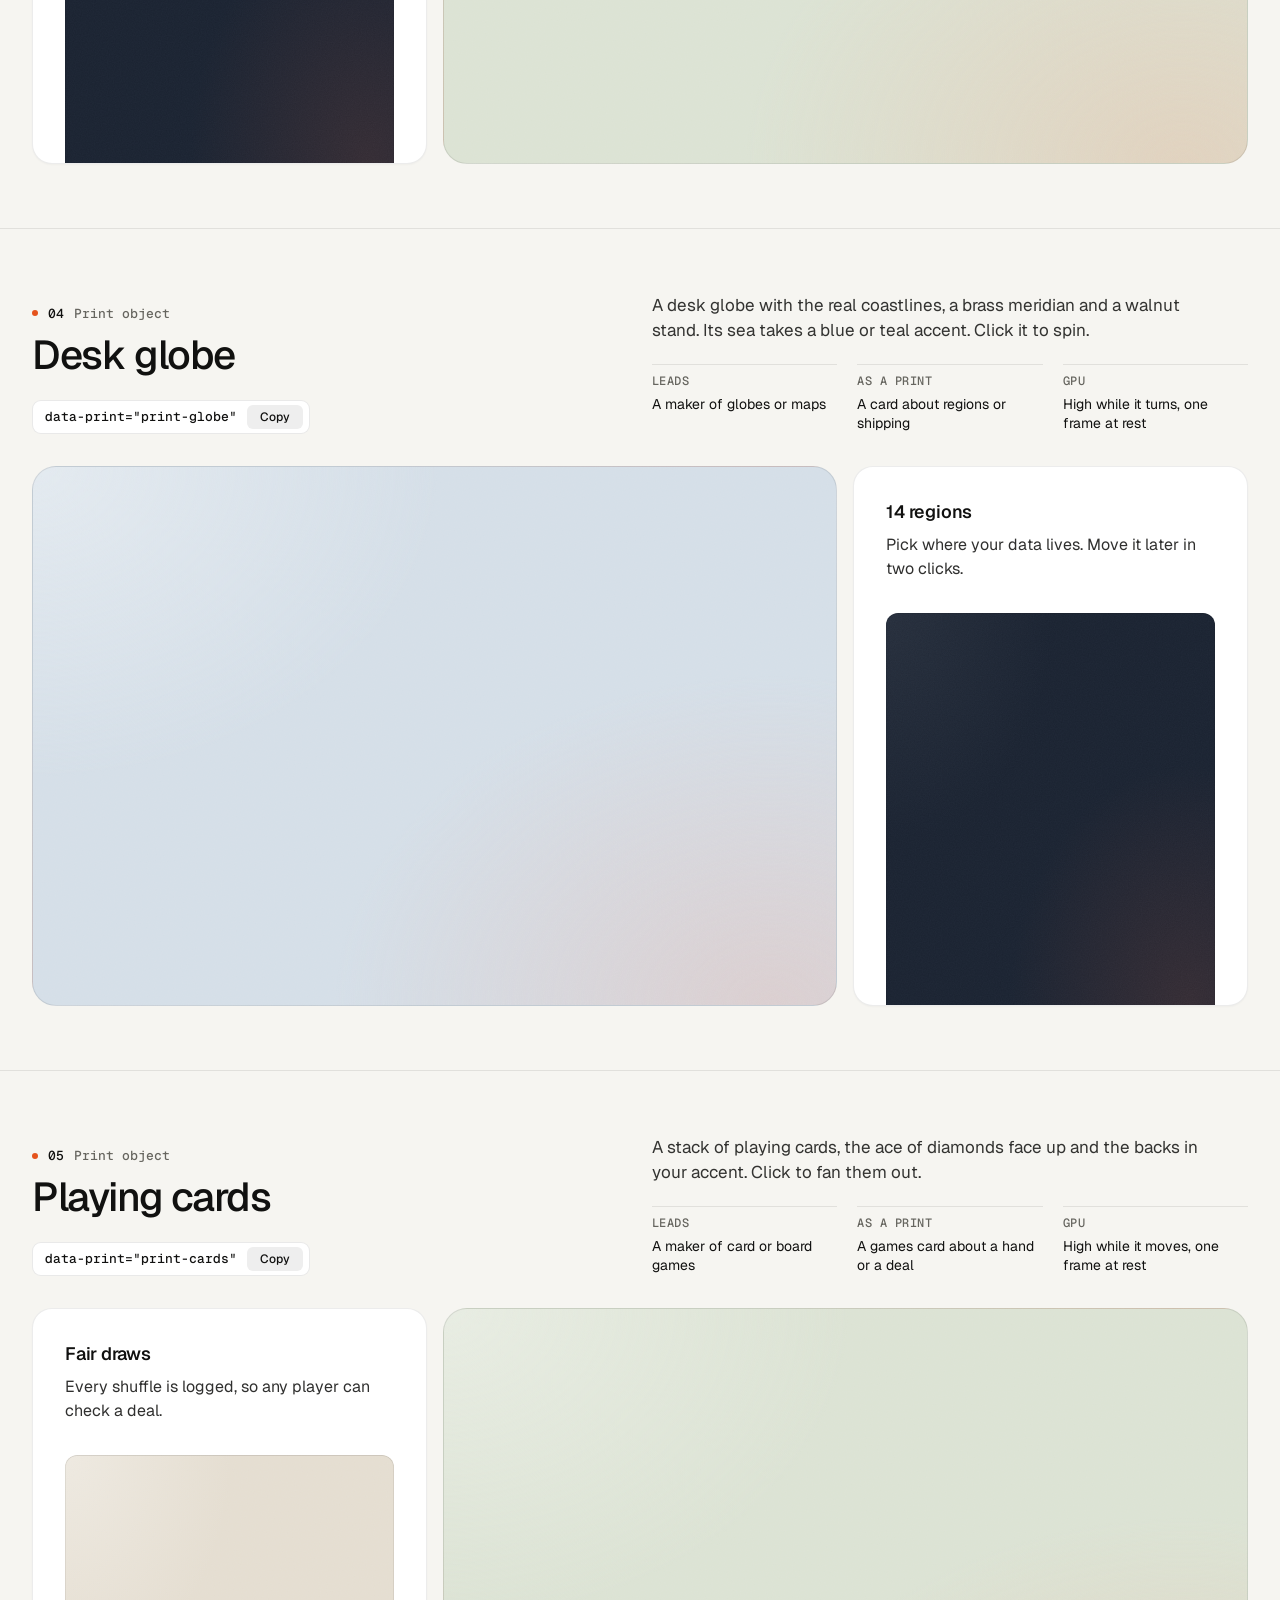
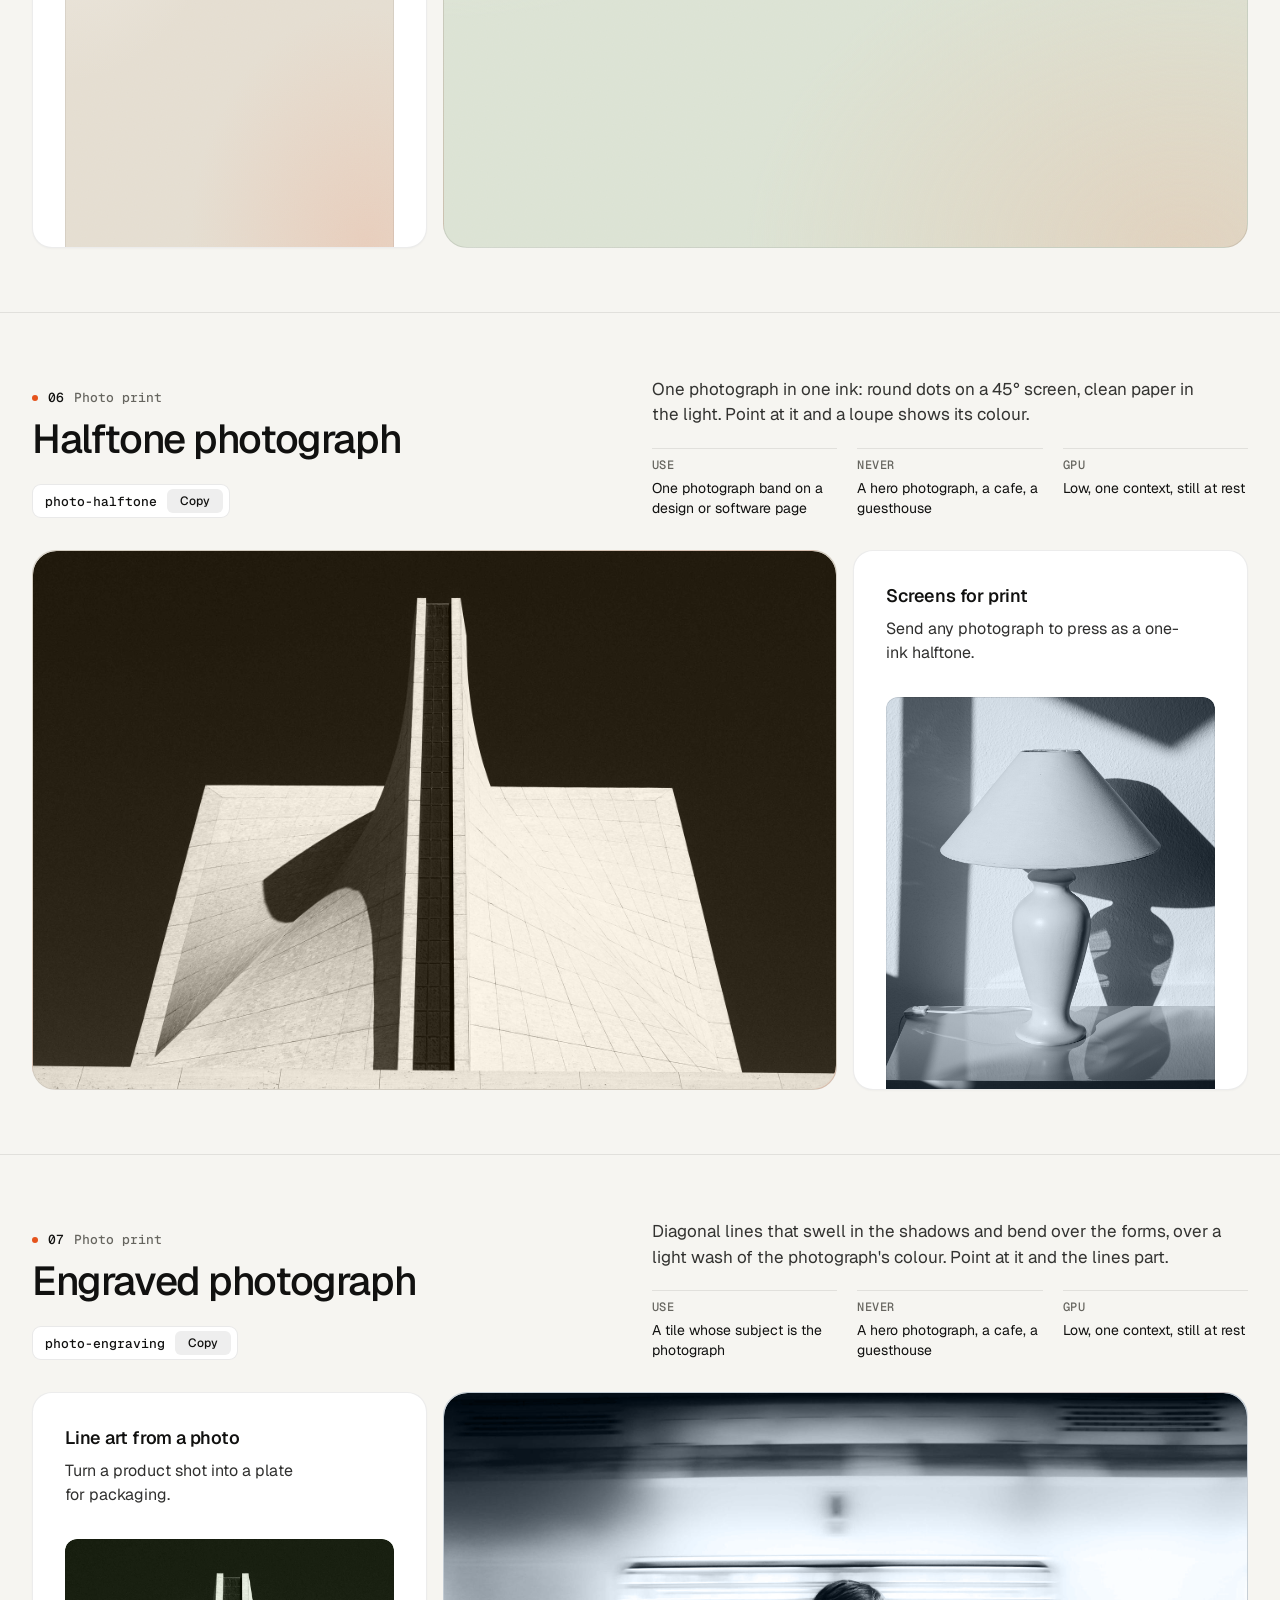
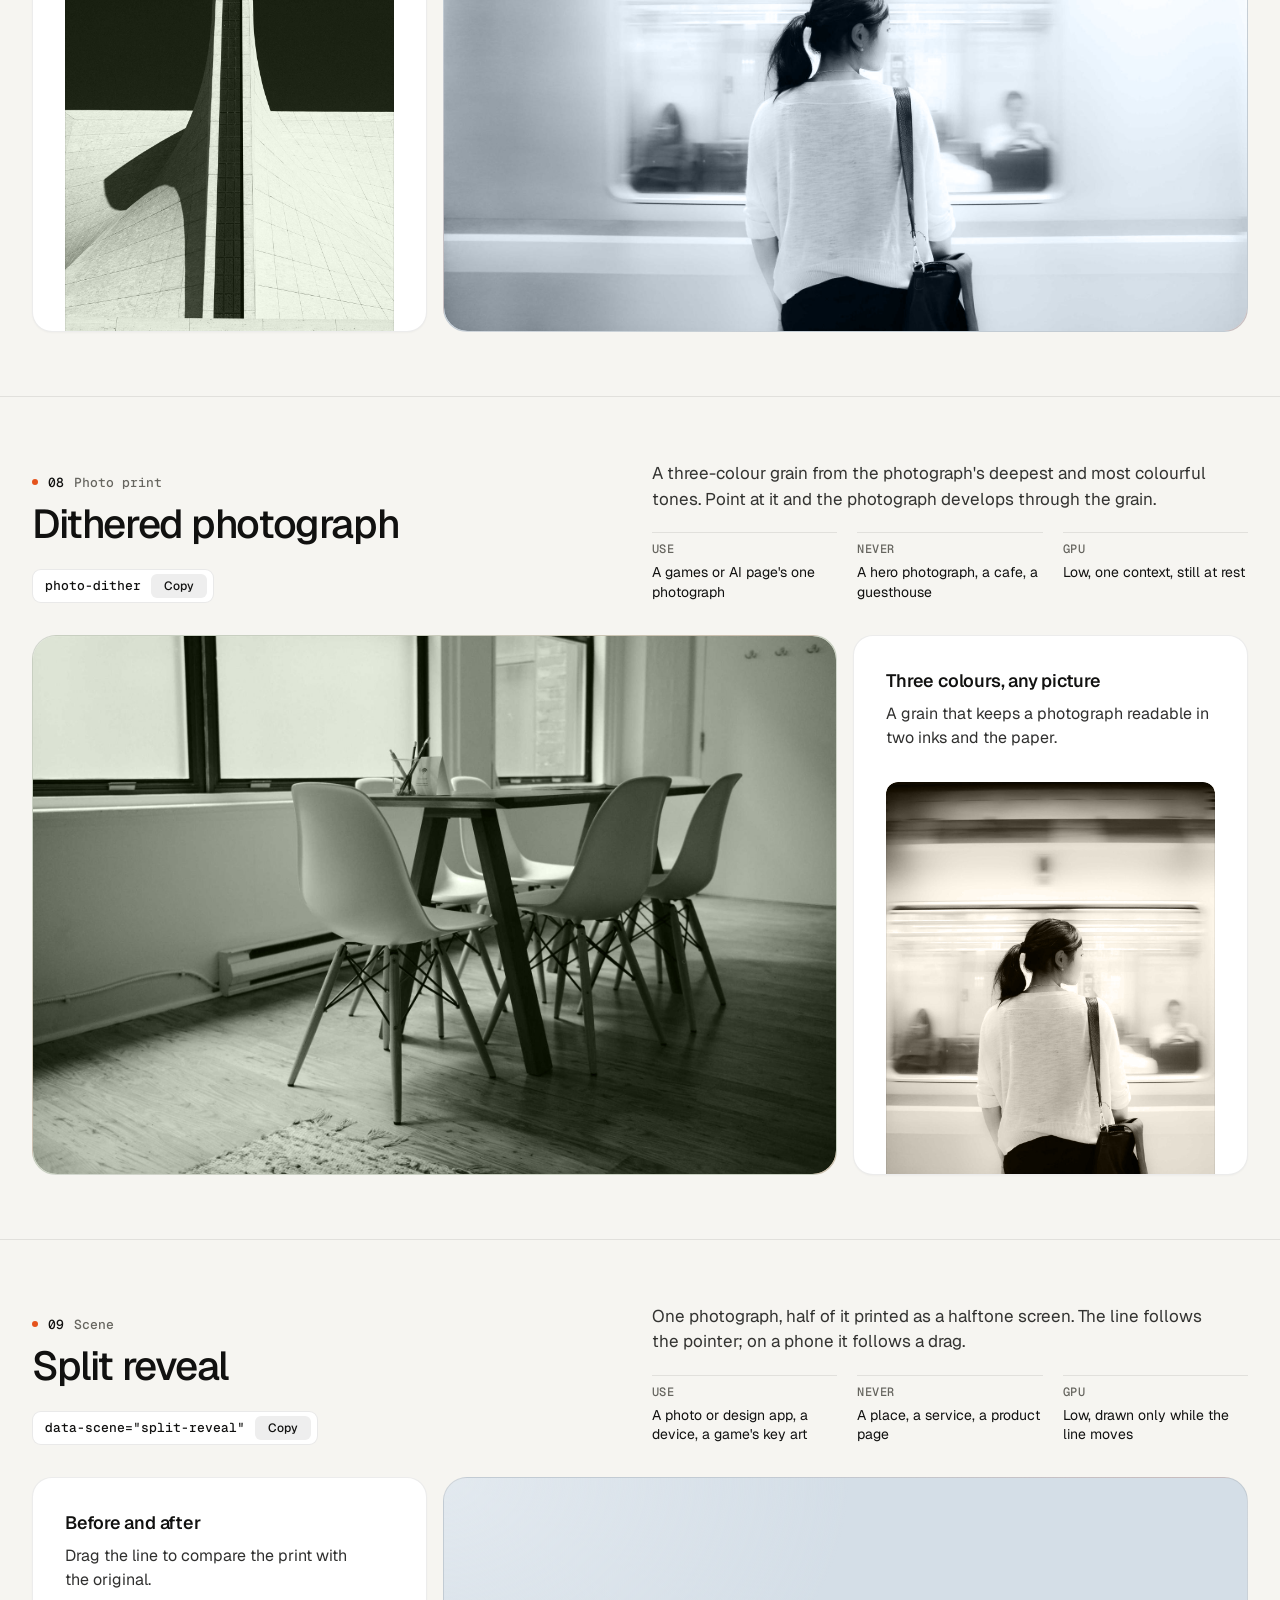
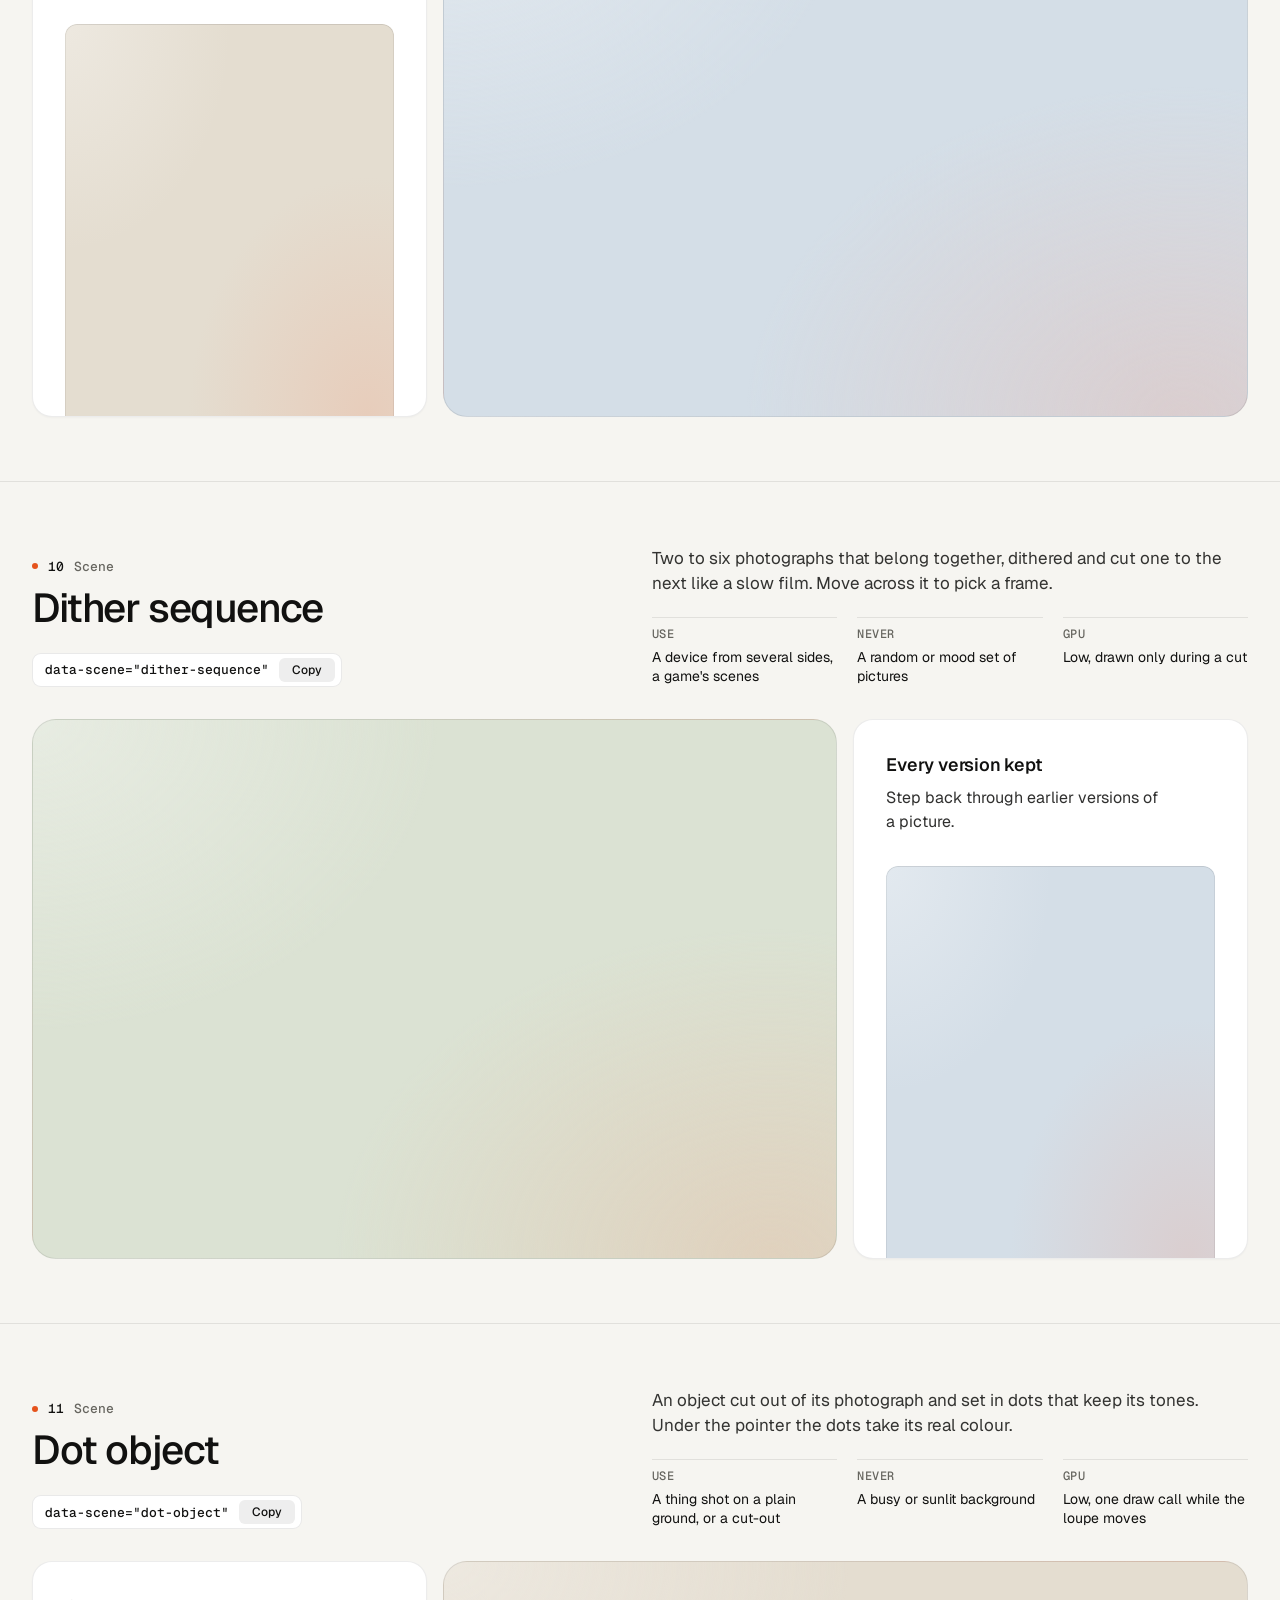
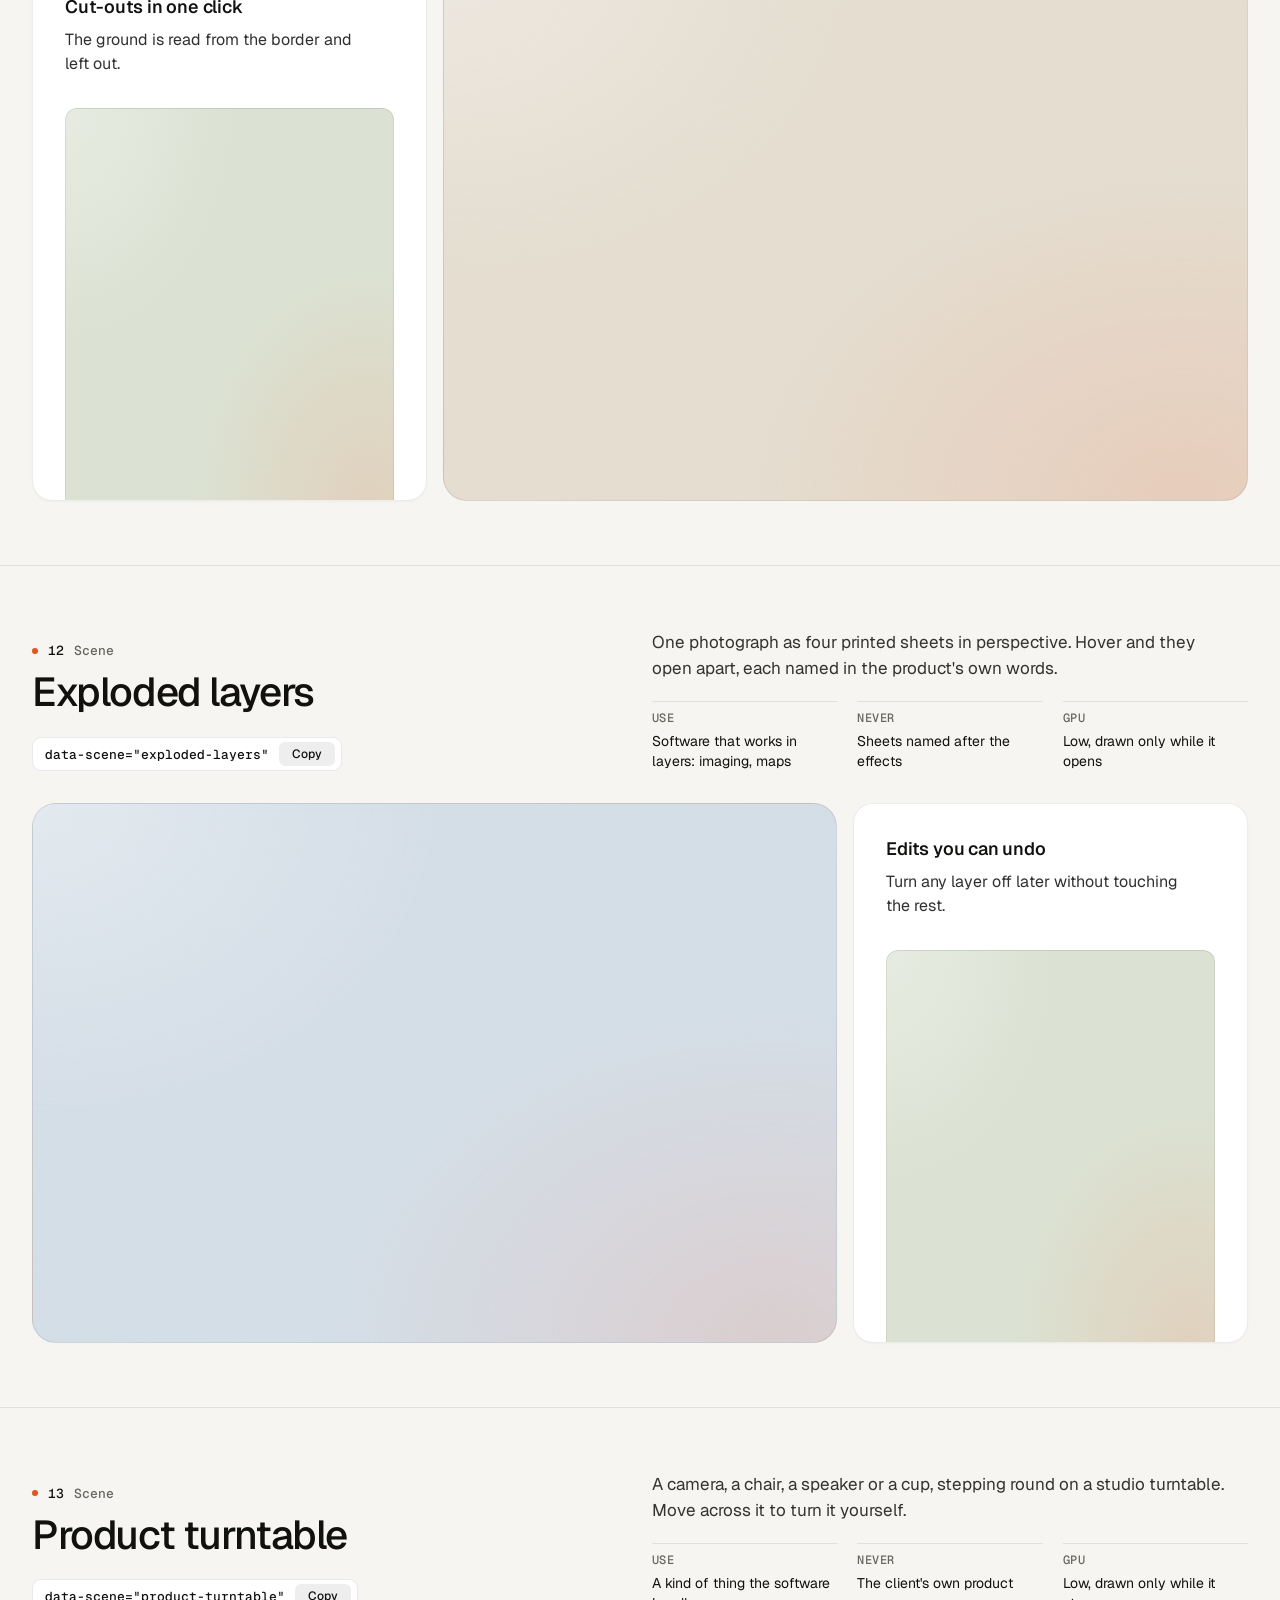
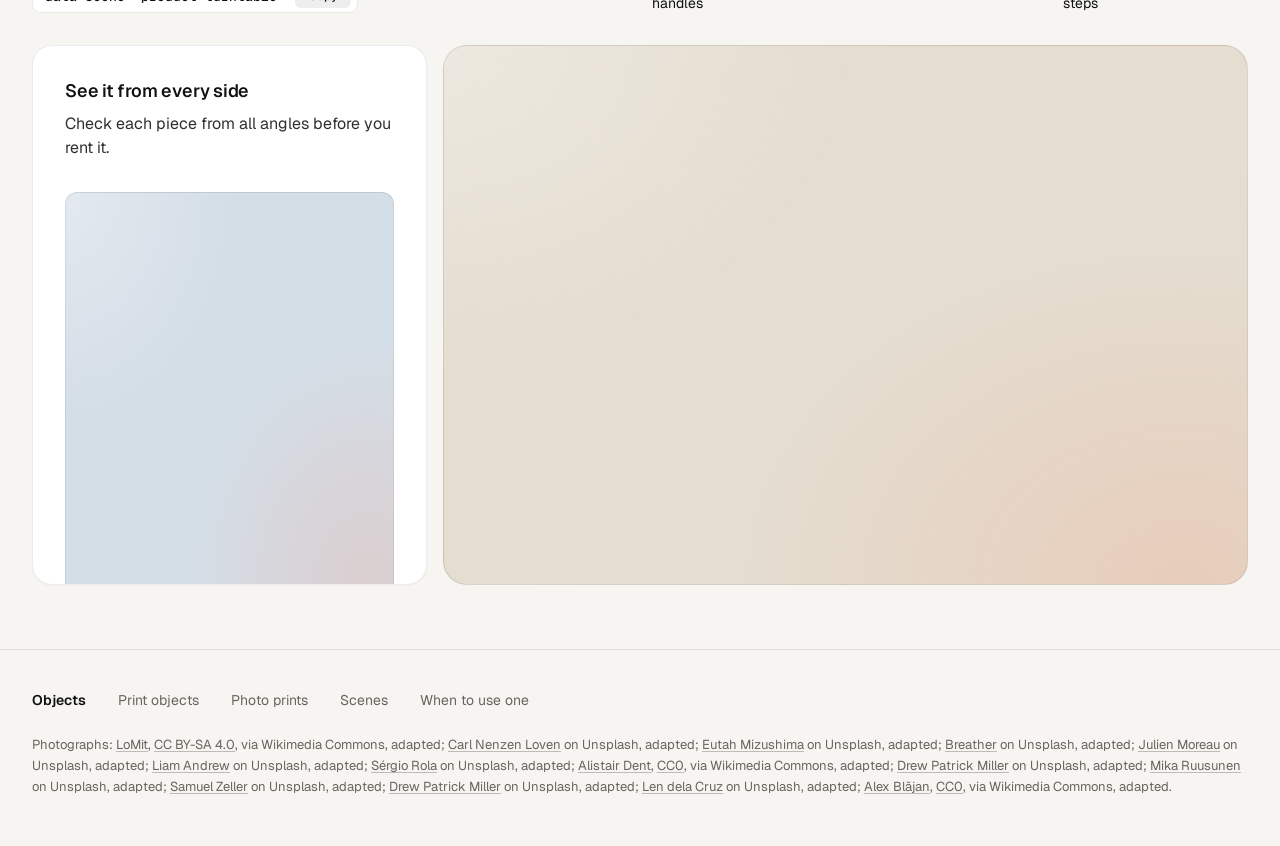
<file: .claude/skills/design-taste-frontend/assets/objects/index.html>
<!doctype html>
<html lang="en" data-palette="paper">
<head>
<script>window.__tpGlMax = 16;   /* a gallery shows many live effects at once; a page of a site keeps the default 4 (fx.js) */</script>
<meta charset="utf-8">
<meta name="viewport" content="width=device-width, initial-scale=1">
<title>Objects</title>
<meta name="description" content="Thirteen objects for one strong moment a page: products drawn in code, photographs printed by a shader, scenes that answer the pointer.">
<link rel="icon" href="data:,">
<link rel="preconnect" href="https://fonts.googleapis.com">
<link rel="preconnect" href="https://fonts.gstatic.com" crossorigin>
<link href="https://fonts.googleapis.com/css2?family=Geist:wght@300..700&family=Geist+Mono:wght@400;500&display=swap" rel="stylesheet">
<link rel="stylesheet" href="../ui/base.css">
<link rel="stylesheet" href="../ui/cards.css">
<style>
  /* palettes: page tokens, four grounds (--g1 sand, --g2 sky, --g3 sage, --g4 deep) and the globe's sea */
  :root {
    --font-text: "Geist", system-ui, sans-serif; --font-mono: "Geist Mono", ui-monospace, monospace;
    --ease: cubic-bezier(.2, .7, .2, 1);
    --gutter: 32px; --max: 1312px;
  }
  [data-palette="paper"] { --bg: #f6f5f1; --card: #ffffff; --surface: #ffffff; --ink: #111110; --muted: #66655f; --accent: #e5531c; --accent-ink: #ffffff;
    --g1: #e4ddd0; --g2: #d4dee7; --g3: #dbe2d3; --g4: #1a2230; --sea: #2f6aa8; --line: rgb(17 17 16 / 0.09); }
  [data-palette="stone"] { --bg: #e6e5e1; --card: #f3f2ef; --surface: #f3f2ef; --ink: #1a1b1d; --muted: #5d5e62; --accent: #2456d6; --accent-ink: #ffffff;
    --g1: #d6d5d0; --g2: #c9d4df; --g3: #dad3c6; --g4: #1d2633; --sea: #2456d6; --line: rgb(26 27 29 / 0.1); }
  [data-palette="graphite"] { --bg: #0b0b0c; --card: #141416; --surface: #141416; --ink: #f2f2ef; --muted: #96979c; --accent: #ff7a3c; --accent-ink: #120c08;
    --g1: #1e1d1b; --g2: #17202a; --g3: #1b201b; --g4: #23262c; --sea: #4f9be0; --line: rgb(242 242 239 / 0.09); }
  [data-palette="night"] { --bg: #070b14; --card: #0e1420; --surface: #0e1420; --ink: #e9edf3; --muted: #8b94a4; --accent: #5ab9fc; --accent-ink: #07101a;
    --g1: #121a29; --g2: #0f2231; --g3: #16202b; --g4: #1b2536; --sea: #5ab9fc; --line: rgb(233 237 243 / 0.09); }

  * { box-sizing: border-box; }
  html { scroll-padding-top: 64px; }
  html, body { margin: 0; }
  body { font-family: var(--font-text); background: var(--bg); color: var(--ink); -webkit-font-smoothing: antialiased; font-size: 16px; line-height: 1.5;
    transition: background-color 320ms var(--ease), color 320ms var(--ease); }
  a { color: inherit; }
  .wrap { max-width: var(--max); margin: 0 auto; padding: 0 var(--gutter); }

  /* ------------------------------------------------ the bar */
  .bar { position: sticky; top: 0; z-index: 30; background: color-mix(in oklab, var(--bg) 84%, transparent); backdrop-filter: blur(16px) saturate(1.2); border-bottom: 1px solid var(--line); }
  .bar__in { height: 64px; display: flex; align-items: center; gap: 32px; }
  .brand { display: inline-flex; align-items: center; gap: 10px; font-weight: 600; font-size: 15px; letter-spacing: -0.01em; text-decoration: none; }
  .brand svg { width: 22px; height: 22px; }
  .brand svg .a { fill: var(--accent); transition: transform 420ms var(--ease); transform-origin: 11px 11px; }
  .brand:hover svg .a { transform: rotate(90deg); }
  .nav { display: flex; gap: 24px; font-size: 14px; }
  .nav a { position: relative; text-decoration: none; color: var(--muted); transition: color 180ms ease; padding: 6px 0; }
  .nav a::after { content: ""; position: absolute; left: 0; right: 0; bottom: 0; height: 1px; background: currentColor; transform: scaleX(0); transform-origin: left; transition: transform 260ms var(--ease); }
  .nav a:hover { color: var(--ink); }
  .nav a:hover::after { transform: scaleX(1); }
  .sp { flex: 1; }
  .swatches { display: flex; align-items: center; gap: 6px; padding: 4px; border-radius: 999px; border: 1px solid var(--line); background: var(--card); }
  .sw { position: relative; width: 26px; height: 26px; border-radius: 50%; border: 0; padding: 0; cursor: pointer; background: linear-gradient(135deg, var(--s-bg) 0 50%, var(--s-ac) 50% 100%);
    box-shadow: inset 0 0 0 1px rgb(0 0 0 / 0.12); transition: transform 200ms var(--ease); }
  .sw::after { content: ""; position: absolute; inset: -3px; border-radius: 50%; box-shadow: 0 0 0 1.5px var(--ink); opacity: 0; transform: scale(0.8); transition: opacity 200ms ease, transform 260ms var(--ease); }
  .sw:hover { transform: scale(1.08); }
  .sw:active { transform: scale(0.94); }
  .sw[aria-pressed="true"]::after { opacity: 1; transform: scale(1); }
  .sw:focus-visible { outline: 2px solid var(--ink); outline-offset: 3px; }
  .sw-label { font-size: 13px; color: var(--muted); min-width: 60px; text-align: right; }

  /* ------------------------------------------------ grounds: a soft lit mesh of the ground's own tone, a fine grain */
  .gr, .card > .panel.gr { --calm-k: 0%; background-color: var(--pg);
    background-image:
      radial-gradient(80% 90% at 92% 100%, color-mix(in oklab, var(--accent) 13%, var(--pg)), transparent 68%),
      radial-gradient(70% 80% at 0% 0%, color-mix(in oklab, var(--lift, #ffffff) var(--lift-k, 34%), var(--pg)), transparent 72%); }
  .gr.dk, [data-palette="graphite"] .gr, [data-palette="night"] .gr { --lift: #ffffff; --lift-k: 6%; }
  .grain { position: absolute; inset: 0; z-index: 0; pointer-events: none; opacity: .32; mix-blend-mode: soft-light; border-radius: inherit;
    background-image: url("data:image/svg+xml;utf8,<svg xmlns='http://www.w3.org/2000/svg' width='160' height='160'><filter id='n'><feTurbulence type='fractalNoise' baseFrequency='.85' numOctaves='2' stitchTiles='stitch'/><feColorMatrix values='0 0 0 0 .5  0 0 0 0 .5  0 0 0 0 .5  0 0 0 .9 0'/></filter><rect width='100%' height='100%' filter='url(%23n)'/></svg>"); }
  .slot { position: absolute; inset: 0; z-index: 1; border-radius: inherit; }
  .slot > .host { position: absolute; inset: 0; border-radius: inherit; overflow: hidden; }

  /* ------------------------------------------------ hero */
  .hero { min-height: calc(100svh - 64px); display: grid; align-items: center; padding: 56px 0; }
  .hero__grid { display: grid; grid-template-columns: repeat(12, minmax(0, 1fr)); gap: 24px; align-items: center; }
  .hero__copy { grid-column: 1 / span 5; }
  .hero h1 { margin: 0; font-size: clamp(44px, 3.4vw + 12px, 72px); line-height: 1.02; letter-spacing: -0.045em; font-weight: 520; text-wrap: balance; }
  .hero__lede { margin: 24px 0 0; font-size: 19px; line-height: 1.5; color: var(--muted); max-width: 40ch; text-wrap: pretty; }
  .index { margin: 40px 0 0; padding: 0; list-style: none; border-top: 1px solid var(--line); max-width: 460px; }
  .index a { display: grid; grid-template-columns: 1fr auto 20px; align-items: center; gap: 16px; padding: 14px 0; border-bottom: 1px solid var(--line); text-decoration: none; font-size: 16px; font-weight: 500; }
  .index a span { font: 500 13px/1 var(--font-mono); color: var(--muted); }
  .index a svg { width: 16px; height: 16px; transition: transform 260ms var(--ease); }
  .index a:hover svg { transform: translateX(4px); }
  .hero__pics { grid-column: 7 / span 6; display: grid; grid-template-columns: 1fr 1fr; gap: 16px; height: min(70svh, 660px); min-height: 440px; }
  .pic { position: relative; overflow: clip; border-radius: 20px; border: 1px solid var(--line); isolation: isolate; }
  .pic img { position: absolute; inset: 0; width: 100%; height: 100%; object-fit: cover; object-position: 50% 42%; display: block; }
  .pic--down { margin-top: 48px; }

  /* ------------------------------------------------ an object, one screen */
  .obj { min-height: calc(100svh - 64px); display: grid; align-content: center; padding: 64px 0; border-top: 1px solid var(--line); }
  .obj__head { display: grid; grid-template-columns: repeat(12, minmax(0, 1fr)); gap: 24px; align-items: end; margin-bottom: 32px; }
  .obj__title { grid-column: 1 / span 5; }
  .obj__n { margin: 0 0 14px; font: 500 13px/1 var(--font-mono); color: var(--muted); display: flex; gap: 10px; align-items: center; }
  .obj__n b { color: var(--ink); font-weight: 500; }
  .obj__n i { width: 6px; height: 6px; border-radius: 50%; background: var(--accent); display: inline-block; }
  .obj h2 { margin: 0; font-size: clamp(34px, 1.9vw + 16px, 52px); line-height: 1.04; letter-spacing: -0.035em; font-weight: 520; text-wrap: balance; }
  .obj__about { grid-column: 7 / span 6; }
  .obj__line { margin: 0; font-size: 17px; line-height: 1.5; color: color-mix(in oklab, var(--ink) 82%, var(--bg)); max-width: 52ch; text-wrap: pretty; }
  .facts { display: grid; grid-template-columns: repeat(3, minmax(0, 1fr)); gap: 20px; margin: 20px 0 0; }
  .facts div { border-top: 1px solid var(--line); padding-top: 10px; }
  .facts dt { font: 500 12px/1 var(--font-mono); color: var(--muted); text-transform: uppercase; letter-spacing: .04em; }
  .facts dd { margin: 8px 0 0; font-size: 14px; line-height: 1.4; }
  .copy { margin-top: 24px; display: inline-flex; align-items: center; gap: 10px; height: 34px; padding: 0 6px 0 12px; border-radius: 9px; border: 1px solid var(--line);
    background: var(--card); color: var(--ink); font: 500 13px/1 var(--font-mono); cursor: pointer; transition: border-color 180ms ease, transform 160ms var(--ease); }
  .copy:hover { border-color: color-mix(in oklab, var(--ink) 24%, transparent); }
  .copy:active { transform: scale(0.97); }
  .copy:focus-visible { outline: 2px solid var(--ink); outline-offset: 2px; }
  .copy em { font-style: normal; display: inline-grid; place-items: center; height: 24px; padding: 0 8px; border-radius: 6px; background: color-mix(in oklab, var(--ink) 7%, transparent); font-family: var(--font-text); font-size: 12px; overflow: hidden; }
  .copy em span { grid-area: 1 / 1; transition: transform 260ms var(--ease), opacity 200ms ease; }
  .copy em span + span { transform: translateY(110%); opacity: 0; }
  .copy.done em span:first-child { transform: translateY(-110%); opacity: 0; }
  .copy.done em span + span { transform: none; opacity: 1; }

  .duo { display: grid; grid-template-columns: repeat(12, minmax(0, 1fr)); gap: 16px; height: clamp(400px, calc(100svh - 360px), 600px); }
  .big { grid-column: 1 / span 8; position: relative; overflow: clip; isolation: isolate; border-radius: 24px; border: 1px solid var(--line); }
  .duo .card { grid-column: 9 / span 4; }
  .obj:nth-of-type(even) .big { grid-column: 5 / span 8; grid-row: 1; }
  .obj:nth-of-type(even) .duo .card { grid-column: 1 / span 4; grid-row: 1; }
  .duo .card > .panel { flex: 1 1 auto; min-height: 0; }

  /* ------------------------------------------------ footer */
  .foot { border-top: 1px solid var(--line); padding: 40px 0 48px; font-size: 14px; color: var(--muted); }
  .foot__row { display: flex; flex-wrap: wrap; gap: 12px 32px; align-items: baseline; }
  .foot__row b { color: var(--ink); font-weight: 600; }
  .foot__row a { text-decoration: none; }
  .foot__row a:hover { color: var(--ink); }
  .credits { margin: 24px 0 0; font-size: 13px; line-height: 1.6; color: var(--muted); }
  .credits a { text-decoration: underline; text-decoration-color: color-mix(in oklab, currentColor 40%, transparent); text-underline-offset: 2px; }

  @media (max-width: 1023px) {
    .hero__copy, .hero__pics { grid-column: 1 / -1; }
    .hero__pics { height: auto; min-height: 0; }
    .pic { aspect-ratio: 3 / 4; }
    .obj__title, .obj__about { grid-column: 1 / -1; }
    .duo { height: auto; grid-template-columns: minmax(0, 1fr); }
    .big, .duo .card, .obj:nth-of-type(even) .big, .obj:nth-of-type(even) .duo .card { grid-column: 1 / -1; grid-row: auto; }
    .big { aspect-ratio: 4 / 3; }
    .duo .card > .panel { flex: none; height: 320px; }
  }
  @media (max-width: 760px) {
    :root { --gutter: 16px; }
    .nav, .sw-label { display: none; }
    .hero { padding: 32px 0 40px; }
    .hero__lede { font-size: 17px; }
    .hero__pics { gap: 10px; }
    .pic { border-radius: 16px; }
    .pic--down { margin-top: 28px; }
    .obj { padding: 72px 0; min-height: 0; }
    .obj .wrap { display: flex; flex-direction: column; }
    .obj__head, .obj__about { display: contents; }
    .obj__title { order: 1; margin-bottom: 16px; }
    .obj__line { order: 2; margin-bottom: 28px; }
    .duo { order: 3; }
    .facts { order: 4; margin-top: 28px; }
    .copy, .index { display: none; }
    .facts { grid-template-columns: minmax(0, 1fr); gap: 0; }
    .facts div { display: grid; grid-template-columns: 96px 1fr; gap: 12px; padding: 10px 0; }
    .facts dd { margin: 0; }
    .big { aspect-ratio: 4 / 5; border-radius: 18px; }
    .duo .card > .panel { height: 300px; }
  }
  @media (prefers-reduced-motion: reduce) { *, *::before, *::after { transition-duration: 0ms !important; } }
</style>
</head>
<body>
<header class="bar">
  <div class="wrap bar__in">
    <a class="brand" href="#top" aria-label="Objects, back to the top">
      <svg viewBox="0 0 22 22" aria-hidden="true"><rect x="1" y="1" width="20" height="20" rx="6" fill="currentColor"/><rect class="a" x="7" y="7" width="8" height="8" rx="2"/></svg>
      Objects
    </a>
    <nav class="nav" aria-label="Families">
      <a href="#print-cup">Print objects</a>
      <a href="#photo-halftone">Photo prints</a>
      <a href="#split-reveal">Scenes</a>
    </nav>
    <span class="sp"></span>
    <span class="sw-label" id="sw-label">Paper</span>
    <div class="swatches" role="group" aria-label="Palette">
      <button type="button" class="sw" data-pal="paper" aria-label="Paper" aria-pressed="true" style="--s-bg:#f6f5f1;--s-ac:#e5531c"></button>
      <button type="button" class="sw" data-pal="stone" aria-label="Stone" aria-pressed="false" style="--s-bg:#e6e5e1;--s-ac:#2456d6"></button>
      <button type="button" class="sw" data-pal="graphite" aria-label="Graphite" aria-pressed="false" style="--s-bg:#141416;--s-ac:#ff7a3c"></button>
      <button type="button" class="sw" data-pal="night" aria-label="Night" aria-pressed="false" style="--s-bg:#0e1420;--s-ac:#5ab9fc"></button>
    </div>
  </div>
</header>

<main id="top">
  <section class="hero">
    <div class="wrap hero__grid">
      <div class="hero__copy">
        <h1>Objects for one strong moment a page.</h1>
        <p class="hero__lede">Products drawn in code, photographs printed by a shader, and scenes that answer the pointer. A photograph leads where there is one. An object leads where there is none.</p>
        <ul class="index">
          <li><a href="#print-cup">Print objects <span>05</span><svg viewBox="0 0 16 16" fill="none" stroke="currentColor" stroke-width="1.5" aria-hidden="true"><path d="M3 8h10M9 4l4 4-4 4"/></svg></a></li>
          <li><a href="#photo-halftone">Photo prints <span>03</span><svg viewBox="0 0 16 16" fill="none" stroke="currentColor" stroke-width="1.5" aria-hidden="true"><path d="M3 8h10M9 4l4 4-4 4"/></svg></a></li>
          <li><a href="#split-reveal">Scenes <span>05</span><svg viewBox="0 0 16 16" fill="none" stroke="currentColor" stroke-width="1.5" aria-hidden="true"><path d="M3 8h10M9 4l4 4-4 4"/></svg></a></li>
        </ul>
      </div>
      <div class="hero__pics">
        <div class="pic"><img src="photo-kit/photos/lamp.jpg" width="1280" height="1757" alt="Cream ceramic table lamp on a glossy side table in low sun" decoding="async"></div>
        <article class="pic pic--down gr" style="--pg: var(--g1)" aria-label="A balanced-arm desk lamp">
          <div class="grain"></div>
          <div class="slot" data-slot='{"kind":"print","id":"print-lamp","place":"card","ground":"g1","params":{"size":1.06,"x":-0.08,"y":-0.2}}'></div>
        </article>
      </div>
    </div>
  </section>

  <!-- ===================================================== print objects -->
  <section class="obj" id="print-cup">
    <div class="wrap">
      <div class="obj__head">
        <div class="obj__title"><p class="obj__n"><i></i><b>01</b> Print object</p><h2>Cup and saucer</h2>
          <button type="button" class="copy" data-copy='<div data-print="print-cup" data-print-place="card"></div>'>data-print="print-cup"<em><span>Copy</span><span>Copied</span></em></button></div>
        <div class="obj__about">
          <p class="obj__line">A porcelain cup of coffee on its saucer, the glaze in your accent. Click it to stir.</p>
          <dl class="facts"><div><dt>Leads</dt><dd>A tableware maker with no photographs</dd></div><div><dt>As a print</dt><dd>A software card about a morning</dd></div><div><dt>GPU</dt><dd>High while it turns, one frame at rest</dd></div></dl>
        </div>
      </div>
      <div class="duo">
        <article class="big gr" style="--pg: var(--g1)"><div class="grain"></div>
          <div class="slot" data-slot='{"kind":"print","id":"print-cup","place":"hero","ground":"g1","params":{"size":0.96,"x":0.16,"y":-0.04}}'></div></article>
        <article class="card"><h3>Morning digest</h3><p>One email at 8:00 with everything that changed overnight.</p>
          <div class="panel gr" style="--pg: var(--g2)"><div class="grain"></div>
            <div class="slot" data-slot='{"kind":"print","id":"print-cup","place":"card","ground":"g2","params":{"effect":"halftone","turn":0}}'></div></div></article>
      </div>
    </div>
  </section>

  <section class="obj" id="print-wheel">
    <div class="wrap">
      <div class="obj__head">
        <div class="obj__title"><p class="obj__n"><i></i><b>02</b> Print object</p><h2>Bicycle wheel</h2>
          <button type="button" class="copy" data-copy='<div data-print="print-wheel" data-print-place="card"></div>'>data-print="print-wheel"<em><span>Copy</span><span>Copied</span></em></button></div>
        <div class="obj__about">
          <p class="obj__line">A road wheel with a tan-wall tyre, an alloy rim and 24 spokes, the hub in your accent. Click it to spin it up.</p>
          <dl class="facts"><div><dt>Leads</dt><dd>A maker of wheels or hubs, never a whole bike</dd></div><div><dt>As a print</dt><dd>A card about speed or a mechanism</dd></div><div><dt>GPU</dt><dd>High while it turns, one frame at rest</dd></div></dl>
        </div>
      </div>
      <div class="duo">
        <article class="big gr" style="--pg: var(--g2)"><div class="grain"></div>
          <div class="slot" data-slot='{"kind":"print","id":"print-wheel","place":"card","ground":"g2","params":{"size":1.34,"x":-0.08,"y":-0.3}}'></div></article>
        <article class="card"><h3>Background sync</h3><p>Runs every five minutes, whether the app is open or not.</p>
          <div class="panel gr" style="--pg: var(--g3)"><div class="grain"></div>
            <div class="slot" data-slot='{"kind":"print","id":"print-wheel","place":"card","ground":"g3","params":{"effect":"halftone","turn":0}}'></div></div></article>
      </div>
    </div>
  </section>

  <section class="obj" id="print-lamp">
    <div class="wrap">
      <div class="obj__head">
        <div class="obj__title"><p class="obj__n"><i></i><b>03</b> Print object</p><h2>Desk lamp</h2>
          <button type="button" class="copy" data-copy='<div data-print="print-lamp" data-print-place="card"></div>'>data-print="print-lamp"<em><span>Copy</span><span>Copied</span></em></button></div>
        <div class="obj__about">
          <p class="obj__line">A balanced-arm desk lamp on chrome springs, the base and shade enamelled in your accent. Click it to switch it on.</p>
          <dl class="facts"><div><dt>Leads</dt><dd>A lighting maker with no photographs</dd></div><div><dt>As a print</dt><dd>A card about focus or working late</dd></div><div><dt>GPU</dt><dd>High while it moves, one frame at rest</dd></div></dl>
        </div>
      </div>
      <div class="duo">
        <article class="big gr" style="--pg: var(--g3)"><div class="grain"></div>
          <div class="slot" data-slot='{"kind":"print","id":"print-lamp","place":"hero","ground":"g3","params":{"size":0.98,"x":0.14,"y":-0.06,"angle":-24}}'></div></article>
        <article class="card"><h3>Focus mode</h3><p>Alerts wait until you switch it off.</p>
          <div class="panel gr dk" style="--pg: var(--g4)"><div class="grain"></div>
            <div class="slot" data-slot='{"kind":"print","id":"print-lamp","place":"card","ground":"g4","params":{"effect":"dither","step":1,"turn":0}}' aria-label="A desk lamp, switched on"></div></div></article>
      </div>
    </div>
  </section>

  <section class="obj" id="print-globe">
    <div class="wrap">
      <div class="obj__head">
        <div class="obj__title"><p class="obj__n"><i></i><b>04</b> Print object</p><h2>Desk globe</h2>
          <button type="button" class="copy" data-copy='<div data-print="print-globe" data-print-place="card" data-print-params=&apos;{"effect":"engrave"}&apos;></div>'>data-print="print-globe"<em><span>Copy</span><span>Copied</span></em></button></div>
        <div class="obj__about">
          <p class="obj__line">A desk globe with the real coastlines, a brass meridian and a walnut stand. Its sea takes a blue or teal accent. Click it to spin.</p>
          <dl class="facts"><div><dt>Leads</dt><dd>A maker of globes or maps</dd></div><div><dt>As a print</dt><dd>A card about regions or shipping</dd></div><div><dt>GPU</dt><dd>High while it turns, one frame at rest</dd></div></dl>
        </div>
      </div>
      <div class="duo">
        <article class="big gr" style="--pg: var(--g2)"><div class="grain"></div>
          <div class="slot" data-slot='{"kind":"print","id":"print-globe","place":"card","ground":"g2","sea":true,"params":{"size":1.3,"x":-0.1,"y":-0.3}}'></div></article>
        <article class="card"><h3>14 regions</h3><p>Pick where your data lives. Move it later in two clicks.</p>
          <div class="panel gr dk" style="--pg: var(--g4)"><div class="grain"></div>
            <div class="slot" data-slot='{"kind":"print","id":"print-globe","place":"card","ground":"g4","sea":true,"params":{"effect":"engrave","turn":0}}'></div></div></article>
      </div>
    </div>
  </section>

  <section class="obj" id="print-cards">
    <div class="wrap">
      <div class="obj__head">
        <div class="obj__title"><p class="obj__n"><i></i><b>05</b> Print object</p><h2>Playing cards</h2>
          <button type="button" class="copy" data-copy='<div data-print="print-cards" data-print-place="card"></div>'>data-print="print-cards"<em><span>Copy</span><span>Copied</span></em></button></div>
        <div class="obj__about">
          <p class="obj__line">A stack of playing cards, the ace of diamonds face up and the backs in your accent. Click to fan them out.</p>
          <dl class="facts"><div><dt>Leads</dt><dd>A maker of card or board games</dd></div><div><dt>As a print</dt><dd>A games card about a hand or a deal</dd></div><div><dt>GPU</dt><dd>High while it moves, one frame at rest</dd></div></dl>
        </div>
      </div>
      <div class="duo">
        <article class="big gr" style="--pg: var(--g3)"><div class="grain"></div>
          <div class="slot" data-slot='{"kind":"print","id":"print-cards","place":"hero","ground":"g3","params":{"size":0.98,"x":0.16,"y":-0.04}}'></div></article>
        <article class="card"><h3>Fair draws</h3><p>Every shuffle is logged, so any player can check a deal.</p>
          <div class="panel gr" style="--pg: var(--g1)"><div class="grain"></div>
            <div class="slot" data-slot='{"kind":"print","id":"print-cards","place":"card","ground":"g1","params":{"effect":"halftone","turn":0}}'></div></div></article>
      </div>
    </div>
  </section>

  <!-- ===================================================== photo prints -->
  <section class="obj" id="photo-halftone">
    <div class="wrap">
      <div class="obj__head">
        <div class="obj__title"><p class="obj__n"><i></i><b>06</b> Photo print</p><h2>Halftone photograph</h2>
          <button type="button" class="copy" data-copy="import print from './assets/objects/photo-halftone/object.js'; print.mount(frame, { palette: fx.readPalette(frame) });">photo-halftone<em><span>Copy</span><span>Copied</span></em></button></div>
        <div class="obj__about">
          <p class="obj__line">One photograph in one ink: round dots on a 45° screen, clean paper in the light. Point at it and a loupe shows its colour.</p>
          <dl class="facts"><div><dt>Use</dt><dd>One photograph band on a design or software page</dd></div><div><dt>Never</dt><dd>A hero photograph, a cafe, a guesthouse</dd></div><div><dt>GPU</dt><dd>Low, one context, still at rest</dd></div></dl>
        </div>
      </div>
      <div class="duo">
        <article class="big gr" style="--pg: var(--g1)">
          <div class="slot" data-slot='{"kind":"photo","id":"photo-halftone","ground":"g1","photo":"concrete"}'></div></article>
        <article class="card"><h3>Screens for print</h3><p>Send any photograph to press as a one-ink halftone.</p>
          <div class="panel gr" style="--pg: var(--g2)">
            <div class="slot" data-slot='{"kind":"photo","id":"photo-halftone","ground":"g2","photo":"lamp","params":{"tint":1}}'></div></div></article>
      </div>
    </div>
  </section>

  <section class="obj" id="photo-engraving">
    <div class="wrap">
      <div class="obj__head">
        <div class="obj__title"><p class="obj__n"><i></i><b>07</b> Photo print</p><h2>Engraved photograph</h2>
          <button type="button" class="copy" data-copy="import print from './assets/objects/photo-engraving/object.js'; print.mount(frame, { palette: fx.readPalette(frame) });">photo-engraving<em><span>Copy</span><span>Copied</span></em></button></div>
        <div class="obj__about">
          <p class="obj__line">Diagonal lines that swell in the shadows and bend over the forms, over a light wash of the photograph's colour. Point at it and the lines part.</p>
          <dl class="facts"><div><dt>Use</dt><dd>A tile whose subject is the photograph</dd></div><div><dt>Never</dt><dd>A hero photograph, a cafe, a guesthouse</dd></div><div><dt>GPU</dt><dd>Low, one context, still at rest</dd></div></dl>
        </div>
      </div>
      <div class="duo">
        <article class="big gr" style="--pg: var(--g2)">
          <div class="slot" data-slot='{"kind":"photo","id":"photo-engraving","ground":"g2","photo":"platform","photoDark":"concrete"}'></div></article>
        <article class="card"><h3>Line art from a photo</h3><p>Turn a product shot into a plate for packaging.</p>
          <div class="panel gr" style="--pg: var(--g3)">
            <div class="slot" data-slot='{"kind":"photo","id":"photo-engraving","ground":"g3","photo":"concrete","photoDark":"room"}'></div></div></article>
      </div>
    </div>
  </section>

  <section class="obj" id="photo-dither">
    <div class="wrap">
      <div class="obj__head">
        <div class="obj__title"><p class="obj__n"><i></i><b>08</b> Photo print</p><h2>Dithered photograph</h2>
          <button type="button" class="copy" data-copy="import print from './assets/objects/photo-dither/object.js'; print.mount(frame, { palette: fx.readPalette(frame) });">photo-dither<em><span>Copy</span><span>Copied</span></em></button></div>
        <div class="obj__about">
          <p class="obj__line">A three-colour grain from the photograph's deepest and most colourful tones. Point at it and the photograph develops through the grain.</p>
          <dl class="facts"><div><dt>Use</dt><dd>A games or AI page's one photograph</dd></div><div><dt>Never</dt><dd>A hero photograph, a cafe, a guesthouse</dd></div><div><dt>GPU</dt><dd>Low, one context, still at rest</dd></div></dl>
        </div>
      </div>
      <div class="duo">
        <article class="big gr" style="--pg: var(--g3)">
          <div class="slot" data-slot='{"kind":"photo","id":"photo-dither","ground":"g3","photo":"room"}'></div></article>
        <article class="card"><h3>Three colours, any picture</h3><p>A grain that keeps a photograph readable in two inks and the paper.</p>
          <div class="panel gr" style="--pg: var(--g1)">
            <div class="slot" data-slot='{"kind":"photo","id":"photo-dither","ground":"g1","photo":"platform"}'></div></div></article>
      </div>
    </div>
  </section>

  <!-- ===================================================== scenes -->
  <section class="obj" id="split-reveal">
    <div class="wrap">
      <div class="obj__head">
        <div class="obj__title"><p class="obj__n"><i></i><b>09</b> Scene</p><h2>Split reveal</h2>
          <button type="button" class="copy" data-copy='<div data-scene="split-reveal" data-scene-src="assets/img/photo.jpg"></div>'>data-scene="split-reveal"<em><span>Copy</span><span>Copied</span></em></button></div>
        <div class="obj__about">
          <p class="obj__line">One photograph, half of it printed as a halftone screen. The line follows the pointer; on a phone it follows a drag.</p>
          <dl class="facts"><div><dt>Use</dt><dd>A photo or design app, a device, a game's key art</dd></div><div><dt>Never</dt><dd>A place, a service, a product page</dd></div><div><dt>GPU</dt><dd>Low, drawn only while the line moves</dd></div></dl>
        </div>
      </div>
      <div class="duo">
        <article class="big gr" style="--pg: var(--g2)">
          <div class="slot" data-slot='{"kind":"scene","id":"split-reveal","ground":"g2","src":"default"}'></div></article>
        <article class="card"><h3>Before and after</h3><p>Drag the line to compare the print with the original.</p>
          <div class="panel gr" style="--pg: var(--g1)">
            <div class="slot" data-slot='{"kind":"scene","id":"split-reveal","ground":"g1","src":"roof","params":{"side":"right","split":0.42}}'></div></div></article>
      </div>
    </div>
  </section>

  <section class="obj" id="dither-sequence">
    <div class="wrap">
      <div class="obj__head">
        <div class="obj__title"><p class="obj__n"><i></i><b>10</b> Scene</p><h2>Dither sequence</h2>
          <button type="button" class="copy" data-copy='<div data-scene="dither-sequence" data-scene-src=&apos;[{"src":"a.jpg"},{"src":"b.jpg"}]&apos;></div>'>data-scene="dither-sequence"<em><span>Copy</span><span>Copied</span></em></button></div>
        <div class="obj__about">
          <p class="obj__line">Two to six photographs that belong together, dithered and cut one to the next like a slow film. Move across it to pick a frame.</p>
          <dl class="facts"><div><dt>Use</dt><dd>A device from several sides, a game's scenes</dd></div><div><dt>Never</dt><dd>A random or mood set of pictures</dd></div><div><dt>GPU</dt><dd>Low, drawn only during a cut</dd></div></dl>
        </div>
      </div>
      <div class="duo">
        <article class="big gr" style="--pg: var(--g3)">
          <div class="slot" data-slot='{"kind":"scene","id":"dither-sequence","ground":"g3","src":"default"}'></div></article>
        <article class="card"><h3>Every version kept</h3><p>Step back through earlier versions of a picture.</p>
          <div class="panel gr" style="--pg: var(--g2)">
            <div class="slot" data-slot='{"kind":"scene","id":"dither-sequence","ground":"g2","src":"spirals","params":{"fit":"contain","autoplay":0}}'></div></div></article>
      </div>
    </div>
  </section>

  <section class="obj" id="dot-object">
    <div class="wrap">
      <div class="obj__head">
        <div class="obj__title"><p class="obj__n"><i></i><b>11</b> Scene</p><h2>Dot object</h2>
          <button type="button" class="copy" data-copy='<div data-scene="dot-object" data-scene-src="assets/img/object-on-white.jpg"></div>'>data-scene="dot-object"<em><span>Copy</span><span>Copied</span></em></button></div>
        <div class="obj__about">
          <p class="obj__line">An object cut out of its photograph and set in dots that keep its tones. Under the pointer the dots take its real colour.</p>
          <dl class="facts"><div><dt>Use</dt><dd>A thing shot on a plain ground, or a cut-out</dd></div><div><dt>Never</dt><dd>A busy or sunlit background</dd></div><div><dt>GPU</dt><dd>Low, one draw call while the loupe moves</dd></div></dl>
        </div>
      </div>
      <div class="duo">
        <article class="big gr" style="--pg: var(--g1)">
          <div class="slot" data-slot='{"kind":"scene","id":"dot-object","ground":"g1","src":"default"}'></div></article>
        <article class="card"><h3>Cut-outs in one click</h3><p>The ground is read from the border and left out.</p>
          <div class="panel gr" style="--pg: var(--g3)">
            <div class="slot" data-slot='{"kind":"scene","id":"dot-object","ground":"g3","src":"dahlia"}'></div></div></article>
      </div>
    </div>
  </section>

  <section class="obj" id="exploded-layers">
    <div class="wrap">
      <div class="obj__head">
        <div class="obj__title"><p class="obj__n"><i></i><b>12</b> Scene</p><h2>Exploded layers</h2>
          <button type="button" class="copy" data-copy='<div data-scene="exploded-layers" data-scene-src="assets/img/photo.jpg" data-scene-params=&apos;{"names":["Photo","Colour","Light","Depth"]}&apos;></div>'>data-scene="exploded-layers"<em><span>Copy</span><span>Copied</span></em></button></div>
        <div class="obj__about">
          <p class="obj__line">One photograph as four printed sheets in perspective. Hover and they open apart, each named in the product's own words.</p>
          <dl class="facts"><div><dt>Use</dt><dd>Software that works in layers: imaging, maps</dd></div><div><dt>Never</dt><dd>Sheets named after the effects</dd></div><div><dt>GPU</dt><dd>Low, drawn only while it opens</dd></div></dl>
        </div>
      </div>
      <div class="duo">
        <article class="big gr" style="--pg: var(--g2)">
          <div class="slot" data-slot='{"kind":"scene","id":"exploded-layers","ground":"g2","src":"default","params":{"names":["Photo","Colour","Light","Depth"]}}'></div></article>
        <article class="card"><h3>Edits you can undo</h3><p>Turn any layer off later without touching the rest.</p>
          <div class="panel gr" style="--pg: var(--g3)">
            <div class="slot" data-slot='{"kind":"scene","id":"exploded-layers","ground":"g3","src":"lattice"}'></div></div></article>
      </div>
    </div>
  </section>

  <section class="obj" id="product-turntable">
    <div class="wrap">
      <div class="obj__head">
        <div class="obj__title"><p class="obj__n"><i></i><b>13</b> Scene</p><h2>Product turntable</h2>
          <button type="button" class="copy" data-copy='<div data-scene="product-turntable" data-scene-params=&apos;{"form":"chair"}&apos;></div>'>data-scene="product-turntable"<em><span>Copy</span><span>Copied</span></em></button></div>
        <div class="obj__about">
          <p class="obj__line">A camera, a chair, a speaker or a cup, stepping round on a studio turntable. Move across it to turn it yourself.</p>
          <dl class="facts"><div><dt>Use</dt><dd>A kind of thing the software handles</dd></div><div><dt>Never</dt><dd>The client's own product</dd></div><div><dt>GPU</dt><dd>Low, drawn only while it steps</dd></div></dl>
        </div>
      </div>
      <div class="duo">
        <article class="big gr" style="--pg: var(--g1)">
          <div class="slot" data-slot='{"kind":"scene","id":"product-turntable","ground":"g1","params":{"form":"camera"}}' aria-label="A camera on a turntable"></div></article>
        <article class="card"><h3>See it from every side</h3><p>Check each piece from all angles before you rent it.</p>
          <div class="panel gr" style="--pg: var(--g2)">
            <div class="slot" data-slot='{"kind":"scene","id":"product-turntable","ground":"g2","params":{"form":"chair","start":-40,"autoplay":0}}' aria-label="A side chair"></div></div></article>
      </div>
    </div>
  </section>
</main>

<footer class="foot">
  <div class="wrap">
    <div class="foot__row">
      <b>Objects</b>
      <a href="_print-core/README.md">Print objects</a>
      <a href="photo-kit/README.md">Photo prints</a>
      <a href="_scenes/README.md">Scenes</a>
      <a href="../../references/effects-objects.md">When to use one</a>
    </div>
    <p class="credits" id="credits"></p>
  </div>
</footer>

<script type="module">
  /*
    The showcase's own mounting: every [data-slot] mounts when it comes near the screen and is destroyed
    when it leaves, and never more than MAX are mounted at once, so the page holds at most 4 live WebGL
    contexts (each mounted object holds one at most; still print objects hold none).
  */
  import fx from '../effects/fx.js';
  import { creditsLine } from './photo-kit/photo.js';
  import { DEFAULT_PHOTO as SPLIT } from './split-reveal/object.js';
  import { DEFAULT_SEQUENCE } from './dither-sequence/object.js';
  import { DEFAULT_PHOTO as TULIP } from './dot-object/object.js';
  import { DEFAULT_PHOTO as MIXER } from './exploded-layers/object.js';

  const MAX = 4, CAP = { print: 4, photo: 3, scene: 4 };
  const root = document.documentElement;
  const q = new URLSearchParams(location.search);
  const U = 'https://unsplash.com/license', CC0 = 'https://creativecommons.org/publicdomain/zero/1.0/';
  const SRC = {
    roof: { id: 618, ratio: 1.5, alt: 'Curving glass and steel lattice roof in black and white', by: 'Mika Ruusunen', licence: 'Unsplash licence', licenceUrl: U, page: 'https://unsplash.com/photos/ypVM8PnygUo' },
    lattice: { id: 893, ratio: 1.5, alt: 'Curved latticed building facade forming sweeping lines', by: 'Samuel Zeller', licence: 'Unsplash licence', licenceUrl: U, page: 'https://unsplash.com/photos/j0g8taxHZa0' },
    spirals: [
      { id: 949, ratio: 0.66, alt: 'A white spiral atrium under a glass dome, seen from below', by: 'Drew Patrick Miller', licence: 'Unsplash licence', licenceUrl: U, page: 'https://unsplash.com/photos/VLT62-JzddA' },
      { id: 679, ratio: 1, alt: 'Spiralling concrete curves around a small round window', by: 'Len dela Cruz', licence: 'Unsplash licence', licenceUrl: U, page: 'https://unsplash.com/photos/ScEKf8u7y-c' },
    ],
    dahlia: { id: 'commons-minimal-orange-dahlia', source: 'commons', ratio: 1.523, width: 5830, focus: [0.5, 0.5], alt: 'An orange dahlia on a black ground', by: 'Alex Blăjan', licence: 'CC0', licenceUrl: CC0,
      url: 'https://upload.wikimedia.org/wikipedia/commons/5/5e/Minimal_orange_dahlia_%28Unsplash%29.jpg', page: 'https://commons.wikimedia.org/wiki/File:Minimal_orange_dahlia_(Unsplash).jpg' },
  };
  const DEFAULTS = { 'split-reveal': SPLIT, 'dither-sequence': DEFAULT_SEQUENCE, 'dot-object': TULIP, 'exploded-layers': MIXER };
  const lib = await fetch(new URL('./photo-kit/photos.json', import.meta.url)).then(r => r.json()).catch(() => ({ photos: [] }));
  const PHOTOS = Object.fromEntries(lib.photos.map(p => [p.key, p]));

  // ---- palette: the page tokens, a ground's paper and an ink that reads on it
  const tok = n => getComputedStyle(root).getPropertyValue(n).trim();
  const lum = hex => { const h = hex.replace('#', ''); const c = [0, 2, 4].map(i => parseInt(h.slice(i, i + 2), 16) / 255); return 0.2126 * c[0] + 0.7152 * c[1] + 0.0722 * c[2]; };
  function paletteFor(cfg) {
    const bg = tok('--' + (cfg.ground || 'g1')), ink = tok('--ink');
    const light = lum(bg) > 0.4, pageLight = lum(ink) < 0.4;
    const gInk = light ? (pageLight ? ink : '#17181b') : (pageLight ? '#eef0f2' : ink);
    return fx.normalizePalette({ bg, surface: bg, ink: gInk, accent: cfg.sea ? tok('--sea') : tok('--accent'), accentInk: tok('--accent-ink') });
  }

  // ---- mounting
  const slots = [...document.querySelectorAll('[data-slot]')];
  const st = new Map(slots.map(el => [el, { cfg: JSON.parse(el.dataset.slot), near: false, ctrl: null, host: null, busy: false }]));
  const mods = new Map();
  const load = id => { if (!mods.has(id)) mods.set(id, import(`./${id}/object.js`).then(m => m.default)); return mods.get(id); };
  // a photo print may name a darker photograph for the dark palettes (a pale one prints as a light plate there)
  const isDark = () => lum(tok('--bg')) < 0.4;
  const photoKey = cfg => (cfg.photoDark && isDark() ? cfg.photoDark : cfg.photo);
  const srcOf = cfg => {
    if (cfg.kind === 'photo') return new URL('./photo-kit/' + PHOTOS[photoKey(cfg)].file, import.meta.url).href;
    if (!cfg.src) return undefined;
    return cfg.src === 'default' ? DEFAULTS[cfg.id] : SRC[cfg.src];
  };
  // a photo print's slot shows its photograph toned into the ground until the print draws, before it
  // mounts too: never an empty panel, even on a slow device
  function underlay(box, cfg) {
    if (cfg.kind !== 'photo') return;
    const p = PHOTOS[photoKey(cfg)];
    Object.assign(box.style, { backgroundColor: 'var(--pg)', backgroundImage: 'url(' + srcOf(cfg) + ')', backgroundSize: 'cover',
      backgroundPosition: (p.focus[0] * 100) + '% ' + (p.focus[1] * 100) + '%', backgroundBlendMode: 'luminosity' });
  }
  async function mount(el) {
    const s = st.get(el);
    s.busy = true;
    try {
      const obj = await load(s.cfg.id);
      if (!s.want) return;
      const host = document.createElement('div');
      host.className = 'host';
      if (el.hasAttribute('aria-label')) host.setAttribute('aria-label', el.getAttribute('aria-label'));
      el.appendChild(host);
      const cfg = s.cfg, palette = paletteFor(cfg);
      let ctrl;
      if (cfg.kind === 'print') ctrl = obj.mount(host, { place: cfg.place, params: cfg.params || {}, palette });
      else if (cfg.kind === 'photo') {
        const p = PHOTOS[photoKey(cfg)];
        s.photo = photoKey(cfg);
        underlay(host, cfg);
        ctrl = obj.mount(host, { palette, src: srcOf(cfg), params: { focusX: p.focus[0], focusY: p.focus[1], ...(cfg.params || {}) } });
      } else ctrl = obj.mount(host, { palette, src: srcOf(cfg), params: cfg.params || {} });
      s.ctrl = ctrl; s.host = host;
    } catch (e) { console.warn('objects:', s.cfg.id, e); }
    finally { s.busy = false; if (!s.want && s.ctrl) unmount(el); schedule(); }
  }
  function unmount(el) {
    const s = st.get(el);
    if (!s.ctrl) return;
    try { s.ctrl.destroy(); } catch (e) { console.warn(e); }
    s.host?.remove();
    s.ctrl = null; s.host = null;
  }
  let queued = 0;
  function reconcile() {
    queued = 0;
    const mid = innerHeight / 2;
    const dist = el => { const r = el.getBoundingClientRect(); return Math.abs((r.top + r.bottom) / 2 - mid); };
    // the nearest first, at most MAX, and at most CAP of one family (photo-kit warns past 3)
    const near = [], kinds = {};
    for (const el of slots.filter(e => st.get(e).near).sort((a, b) => dist(a) - dist(b))) {
      const k = st.get(el).cfg.kind;
      if (near.length < MAX && (kinds[k] || 0) < CAP[k]) { near.push(el); kinds[k] = (kinds[k] || 0) + 1; }
    }
    const want = new Set(near);
    for (const el of slots) { const s = st.get(el); s.want = want.has(el); if (!s.want && s.ctrl && !s.busy) unmount(el); }
    // never more than MAX mounted (or mounting) at once
    let count = slots.filter(el => { const s = st.get(el); return s.ctrl || s.busy; }).length;
    for (const el of near) { const s = st.get(el); if (!s.ctrl && !s.busy && count < MAX) { count++; mount(el); } }
  }
  const schedule = () => { if (!queued) queued = requestAnimationFrame(reconcile); };
  const io = new IntersectionObserver(es => { for (const e of es) st.get(e.target).near = e.isIntersecting; schedule(); }, { rootMargin: '60% 0px' });
  slots.forEach(el => io.observe(el));
  addEventListener('scroll', schedule, { passive: true });
  addEventListener('resize', schedule, { passive: true });

  // ---- palette switch
  const PAL = ['paper', 'stone', 'graphite', 'night'];
  const label = document.getElementById('sw-label');
  function setPalette(name, save) {
    if (!PAL.includes(name)) name = 'paper';
    root.dataset.palette = name;
    for (const b of document.querySelectorAll('[data-pal]')) b.setAttribute('aria-pressed', String(b.dataset.pal === name));
    label.textContent = name[0].toUpperCase() + name.slice(1);
    for (const [el, s] of st) {
      if (s.ctrl && s.cfg.kind === 'photo' && s.photo !== photoKey(s.cfg)) unmount(el);   // its photograph changes: mount it again
      else if (s.ctrl?.setPalette) s.ctrl.setPalette(paletteFor(s.cfg));
    }
    for (const [el, s] of st) underlay(el, s.cfg);
    schedule();
    if (save) try { localStorage.setItem('objects-palette', name); } catch (_) { /* private window */ }
  }
  let saved = null;
  try { saved = localStorage.getItem('objects-palette'); } catch (_) { /* private window */ }
  setPalette(q.get('palette') || saved || 'paper');
  document.querySelector('.swatches').addEventListener('click', e => { const b = e.target.closest('[data-pal]'); if (b) setPalette(b.dataset.pal, true); });

  // ---- copy a mount snippet
  document.addEventListener('click', async e => {
    const b = e.target.closest('.copy');
    if (!b) return;
    try { await navigator.clipboard.writeText(b.dataset.copy); } catch (_) { /* no clipboard: the button still answers */ }
    b.classList.add('done');
    clearTimeout(b._t); b._t = setTimeout(() => b.classList.remove('done'), 1400);
  });

  // ---- the one credit line
  const pk = ['lamp', 'concrete', 'platform', 'room'].map(k => PHOTOS[k]).filter(Boolean).map(p => ({ ...p, adapted: true }));
  const sc = [SPLIT, ...DEFAULT_SEQUENCE, TULIP, MIXER, SRC.roof, SRC.lattice, ...SRC.spirals, SRC.dahlia]
    .map(p => ({ ...p, source: p.source === 'commons' ? 'Wikimedia Commons' : (p.source || 'Unsplash'), adapted: true }));
  const seen = new Set();
  document.getElementById('credits').innerHTML = creditsLine([...pk, ...sc].filter(p => { const k = p.page || p.by; if (seen.has(k)) return false; seen.add(k); return true; }));

  // fetch every object's module and the photographs while the page is idle, so a panel mounts at once
  const prefetch = () => {
    const ids = [...new Set([...st.values()].map(s => s.cfg.id))];
    let i = 0;
    const next = () => { if (i < ids.length) load(ids[i++]).catch(() => {}).finally(() => setTimeout(next, 80)); };
    next();
    for (const p of Object.values(PHOTOS)) { const im = new Image(); im.decoding = 'async'; im.src = new URL('./photo-kit/' + p.file, import.meta.url).href; }
  };
  (window.requestIdleCallback || ((f) => setTimeout(f, 600)))(prefetch, { timeout: 1500 });

  window.__objects = { st, live: () => [...st.values()].filter(s => s.ctrl).length };
  if (document.fonts) await document.fonts.ready;
  root.dataset.ready = '1';
</script>
</body>
</html>
</file>
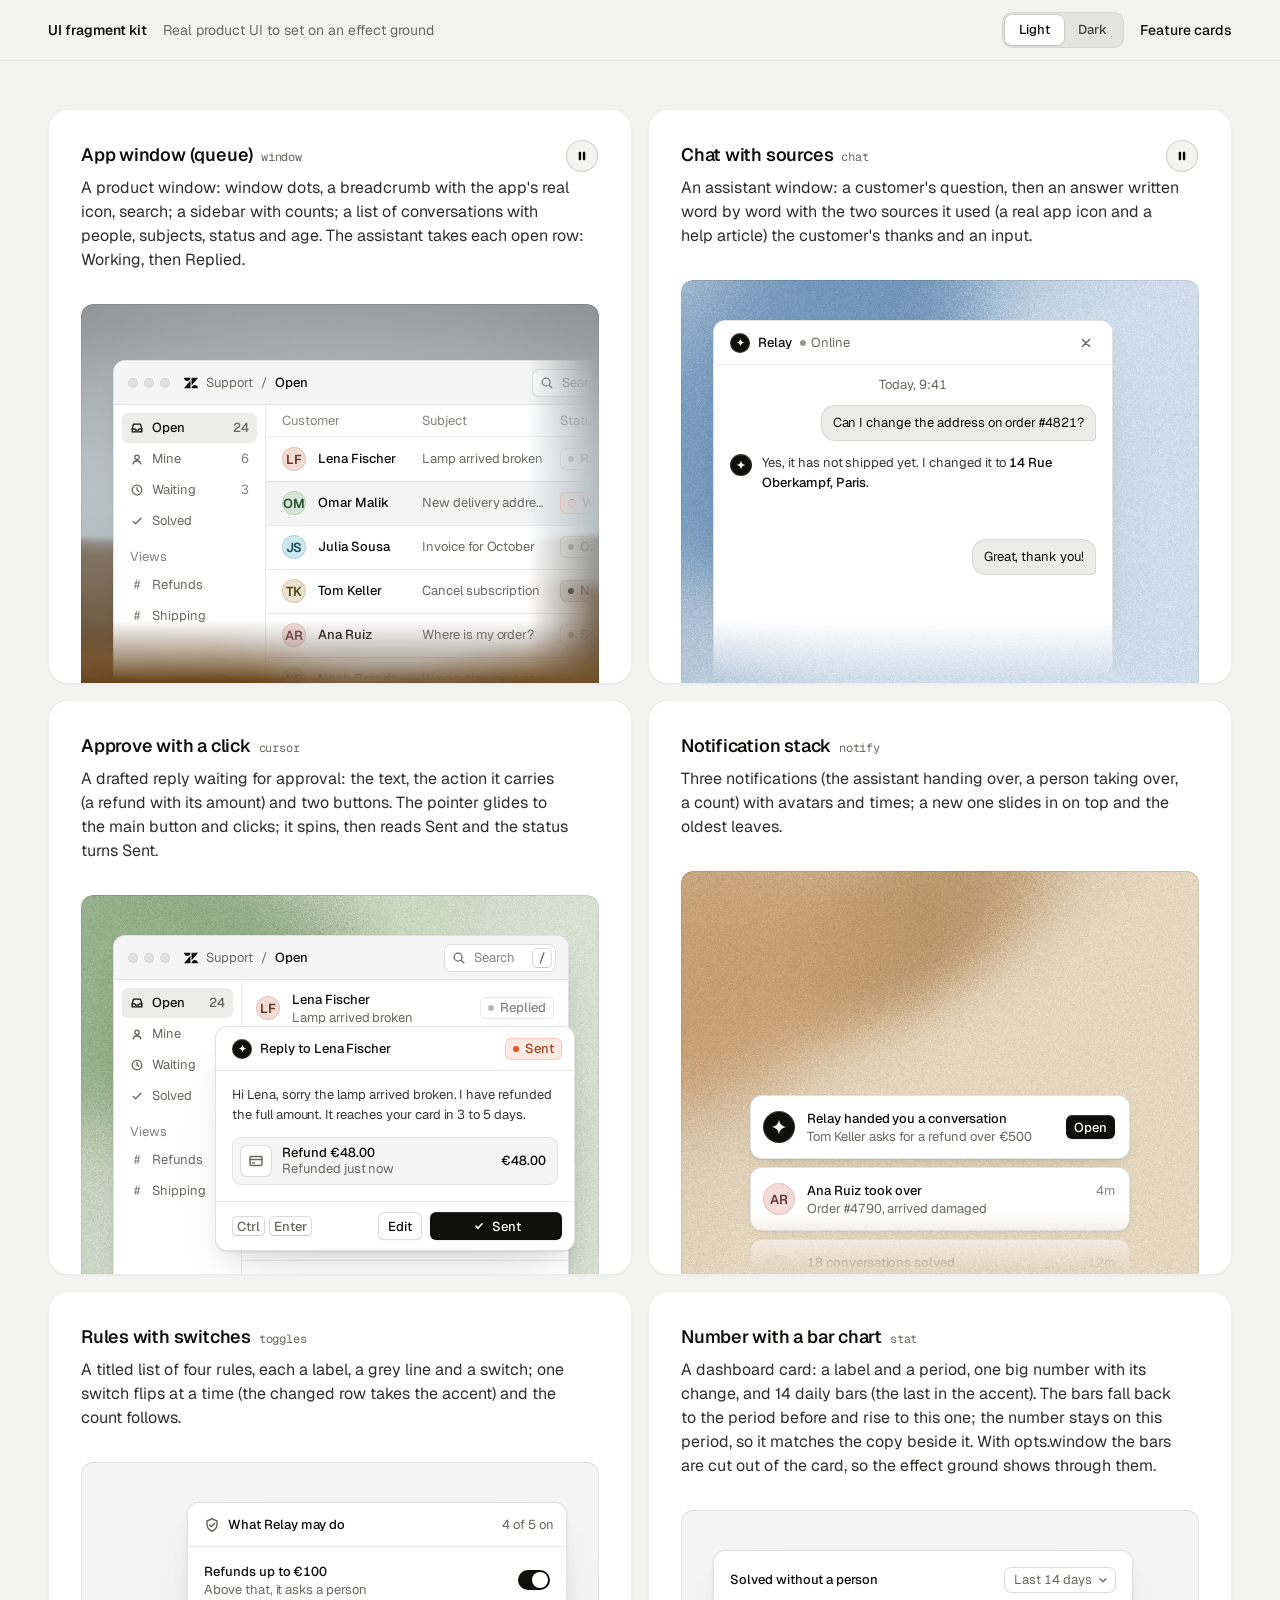
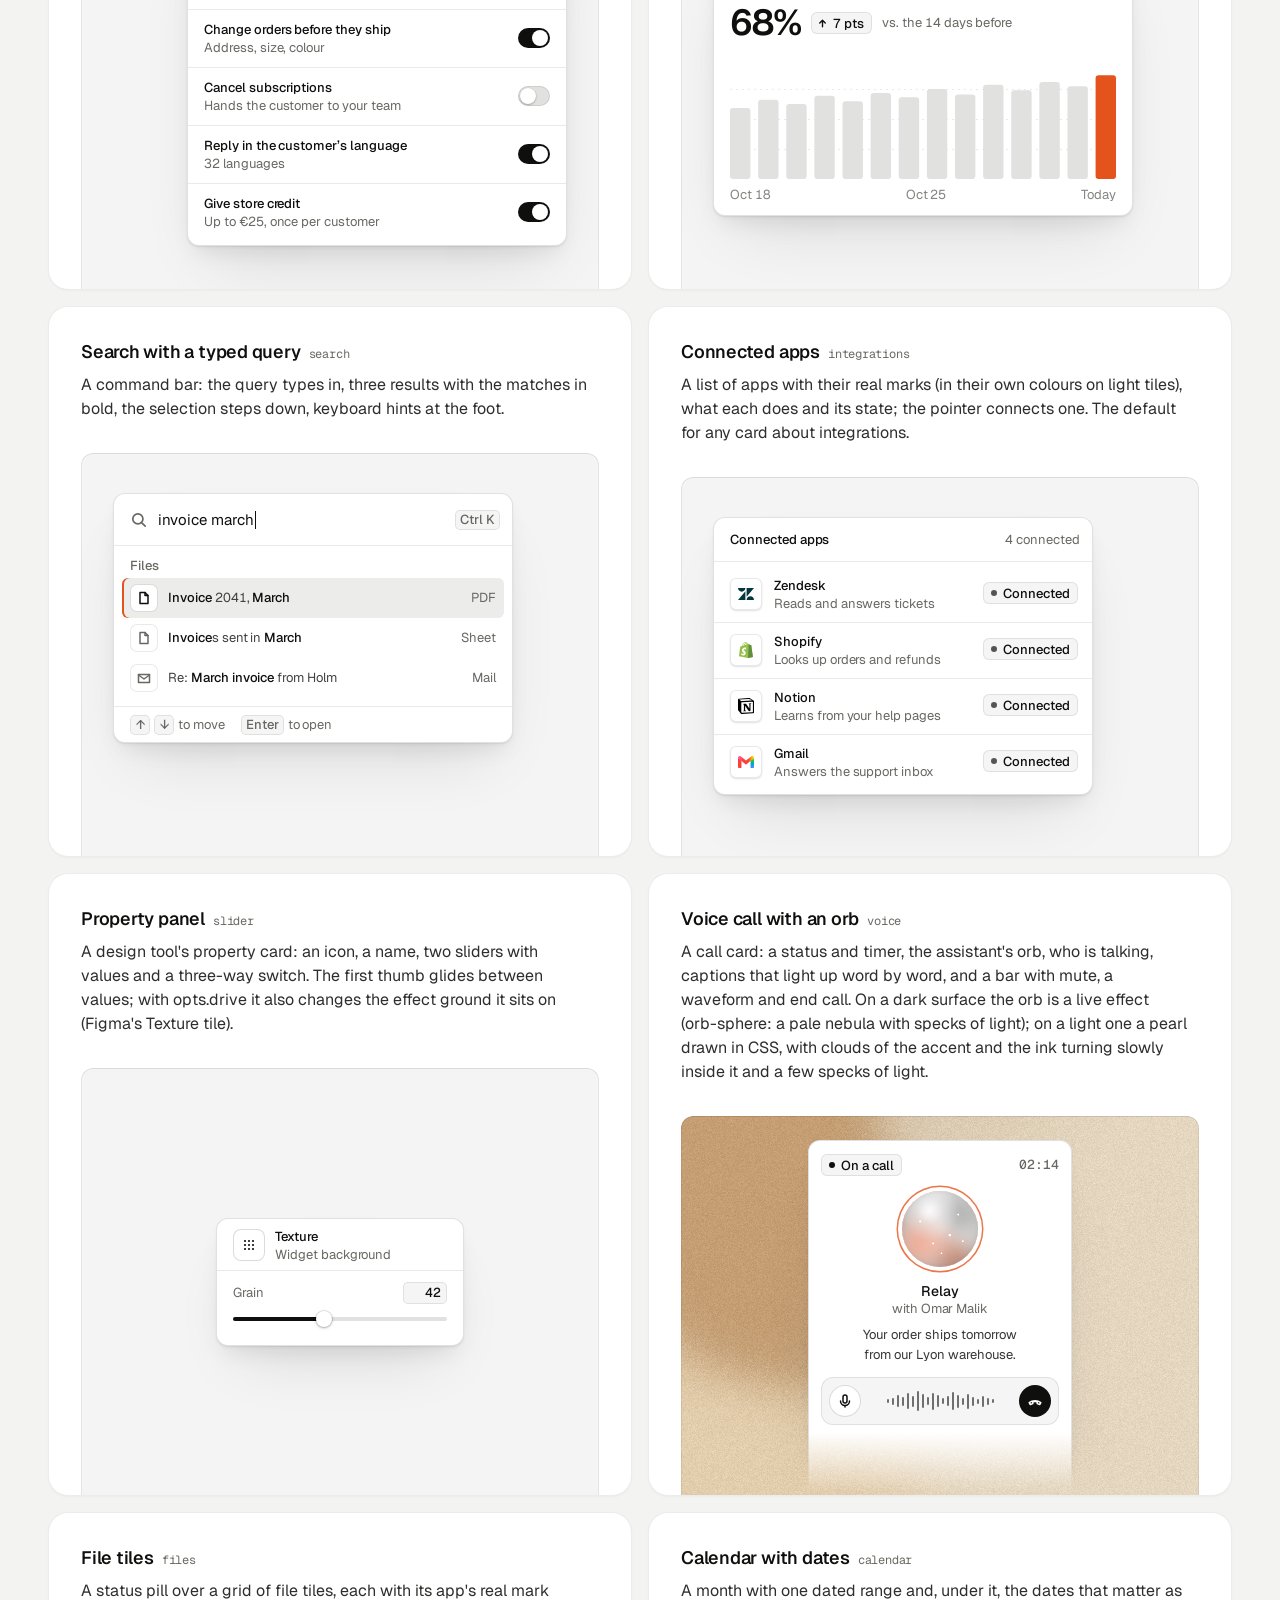
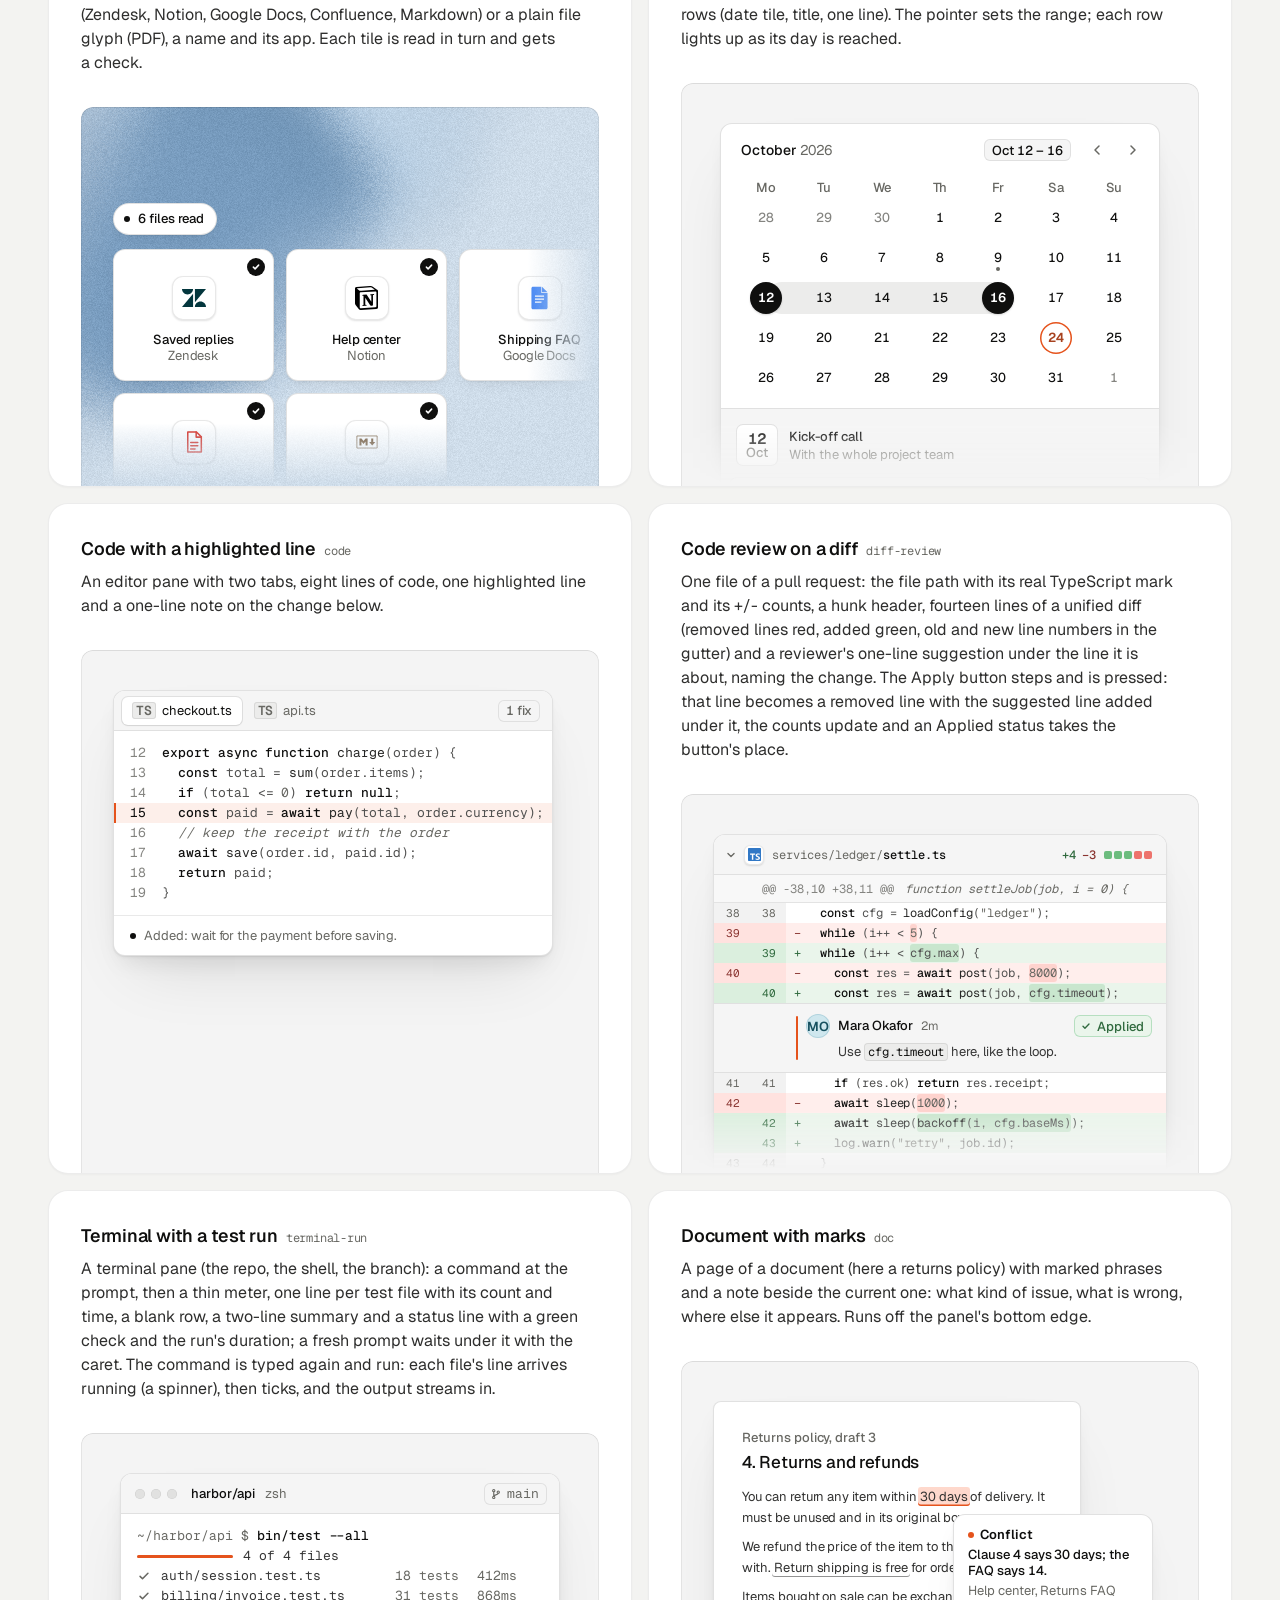
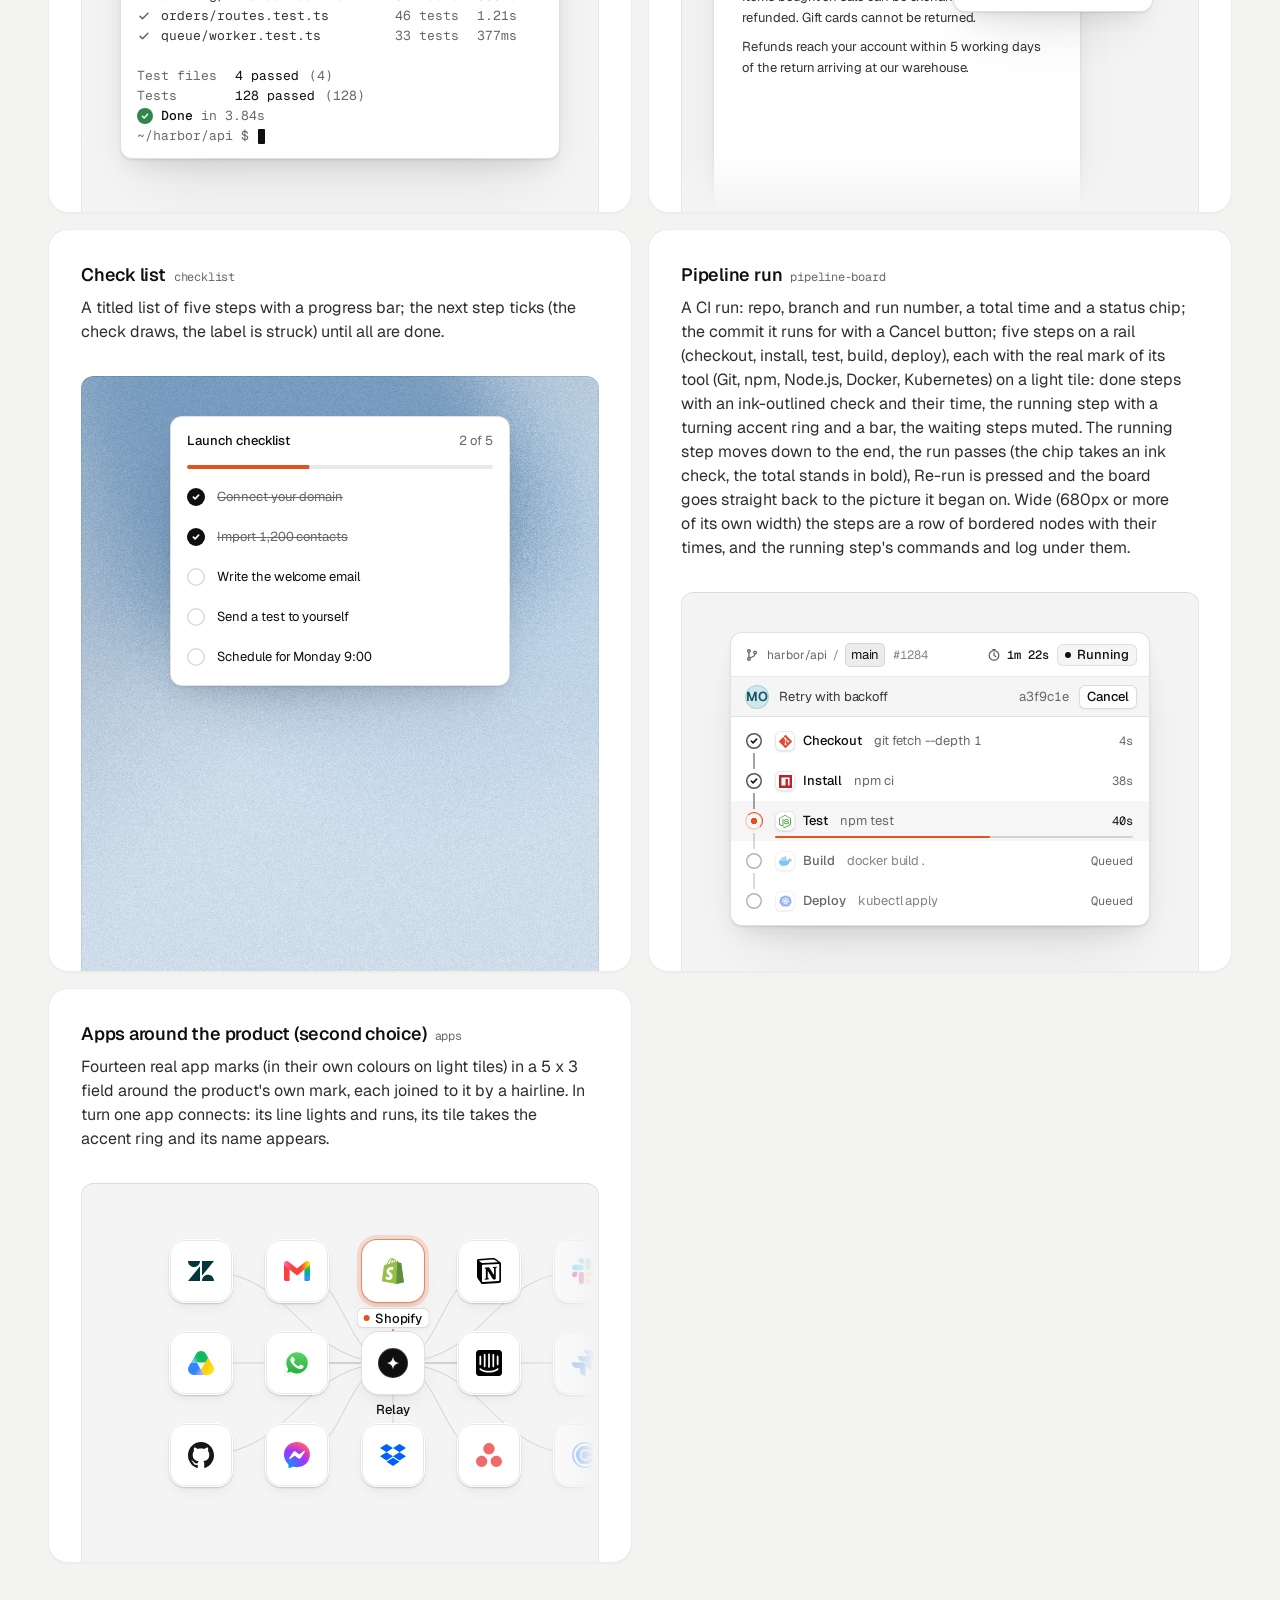
<file: .claude/skills/design-taste-frontend/assets/ui/index.html>
<!doctype html>
<html lang="en" data-theme="light">
<head>
<script>window.__tpGlMax = 16;   /* a gallery shows many live effects at once; a page of a site keeps the default 4 (fx.js) */</script>
<meta charset="utf-8">
<meta name="viewport" content="width=device-width, initial-scale=1">
<title>UI fragment kit</title>
<meta name="description" content="Nineteen pieces of real product UI from the taste-skill kit, each on an effect ground in a feature card.">
<link rel="preconnect" href="https://fonts.googleapis.com">
<link rel="preconnect" href="https://fonts.gstatic.com" crossorigin>
<link href="https://fonts.googleapis.com/css2?family=Geist:wght@300..700&family=Geist+Mono:wght@400;500&display=swap" rel="stylesheet">
<link rel="stylesheet" href="base.css">
<link rel="stylesheet" href="cards.css">
<style>
  :root { --font-text: "Geist", system-ui, sans-serif; --font-display: "Geist", system-ui, sans-serif; --font-mono: "Geist Mono", ui-monospace, monospace; }
  [data-theme="light"] { --bg: #f3f3f1; --card: #ffffff; --ink: #0f0f0e; --muted: #686863; --accent: #e5531c; --accent-ink: #ffffff; --g-bg: #e9e8e4; --g-surface: #f6f5f2; --frag: #ffffff; --warm: #c9a679; }
  [data-theme="dark"] { --bg: #070708; --card: #151517; --ink: #f2f2ef; --muted: #8f9094; --accent: #ff7a3c; --accent-ink: #120c08; --g-bg: #0e0e10; --g-surface: #1b1c1f; --frag: #1c1d20; --warm: #9c9689; }
  * { box-sizing: border-box; }
  html, body { margin: 0; }
  body { font-family: var(--font-text); background: var(--bg); color: var(--ink); -webkit-font-smoothing: antialiased; }
  .panel { --fx-bg: var(--g-bg); --fx-surface: var(--g-surface); --fx-ink: var(--ink); --fx-muted: var(--muted); --fx-accent: var(--hue, var(--warm)); --fx-accent-ink: var(--accent-ink); --calm: var(--g-bg); --p-h: 380px; }
  .top { position: sticky; top: 0; z-index: 20; background: color-mix(in oklab, var(--bg) 86%, transparent); backdrop-filter: blur(14px); -webkit-backdrop-filter: blur(14px); border-bottom: 1px solid color-mix(in oklab, var(--ink) 8%, transparent); }
  .top__in { max-width: 1232px; margin: 0 auto; padding: 0 24px; height: 60px; display: flex; align-items: center; gap: 16px; font-size: 14px; line-height: 20px; }
  .top__in strong { font-weight: 560; }
  .top__in > span { color: var(--muted); }
  .sp { flex: 1; }
  .seg { display: inline-flex; padding: 3px; border-radius: 10px; background: color-mix(in oklab, var(--ink) 6%, var(--bg)); box-shadow: inset 0 0 0 1px color-mix(in oklab, var(--ink) 6%, transparent); }
  .seg button { font: inherit; font-size: 13px; font-weight: 500; border: 0; background: none; color: color-mix(in oklab, var(--ink) 72%, var(--bg)); height: 30px; padding: 0 14px; border-radius: 7px; cursor: pointer; }
  .seg button[aria-pressed="true"] { background: var(--card); color: var(--ink); box-shadow: 0 0 0 1px color-mix(in oklab, var(--ink) 8%, transparent), 0 1px 2px rgb(0 0 0 / .1); }
  .top__in a { color: var(--ink); text-decoration: none; font-weight: 500; }
  main { max-width: 1232px; margin: 0 auto; padding: 48px 24px 96px; }
  .grid { display: grid; grid-template-columns: repeat(2, minmax(0, 1fr)); gap: 16px; }
  .card > h3 code { font: 400 12px/16px var(--font-mono); color: var(--muted); margin-left: 8px; }
  @media (max-width: 860px) { .grid { grid-template-columns: minmax(0, 1fr); } }
  @media (max-width: 600px) { main { padding: 24px 16px 64px; } .top__in { padding: 0 16px; } .top__in > span { display: none; } .panel { --p-h: 340px; } }
</style>
</head>
<body>
<header class="top">
  <div class="top__in">
    <strong>UI fragment kit</strong><span>Real product UI to set on an effect ground</span>
    <span class="sp"></span>
    <div class="seg" role="group" aria-label="Theme"><button type="button" data-mode="light" aria-pressed="true">Light</button><button type="button" data-mode="dark" aria-pressed="false">Dark</button></div>
    <a href="cards.html">Feature cards</a>
  </div>
</header>
<main><div class="grid" id="grid"></div></main>

<script type="module">
  import fx from '../effects/fx.js';
  import ui from './ui.js';
  const index = await fetch('index.json').then(r => r.json());
  // where each one sits, as its meta.json says: anchored at a corner or rising from the bottom and cut by
  // the panel's edge, or whole with 24px or more of ground round it; a fade only where an edge cuts it.
  // Only the compact slider sits in the calm middle (Figma's Texture tile); the cursor dialog is shown
  // where it belongs, over the lower-right edge of a window. [class, fade, style, opts]
  const PLACE = {
    window: ['at-corner', 'stage--fade-br', '--ay:56px'],
    chat: ['at-rise to-edge', 'stage--fade-b'],
    cursor: ['at-over', '', '--bx:24px;--by:24px'],
    notify: ['at-rise fit', 'stage--fade-b', '--ay:calc(100% - 180px);--ay-sm:calc(100% - 180px);--fit-max:380px'],
    toggles: ['at-right', ''],
    stat: ['at-corner', ''],
    search: ['at-corner', ''],
    integrations: ['at-corner', ''],
    slider: ['at-center', '', '', '{"compact":true,"drive":{"param":"grain","min":0.15,"max":0.95}}'],
    voice: ['at-rise to-edge fit', 'stage--fade-b', '--ax:max(24px, 50% - 132px);--ay:24px;--fit-max:264px'],
    files: ['at-corner wide', 'stage--fade-br', '--w:680px;--ay:96px'],
    calendar: ['at-rise fit', 'stage--fade-b', '--fit-max:440px'],
    code: ['at-corner', ''],
    'diff-review': ['at-corner fit', 'stage--fade-b', '--fit-max:480px'],
    'terminal-run': ['at-rise fit', '', '--fit-max:440px'],
    'pipeline-board': ['at-rise fit', '', '--fit-max:420px'],
    doc: ['at-corner to-edge', 'stage--fade-b'],
    checklist: ['at-rise fit', '', '--fit-max:340px'],
    apps: ['at-corner wide', 'stage--fade-br', '--w:560px;--ay:48px'],
  };
  // grounds behind UI are soft lit fields (never a line or dot pattern), on both themes: the bright
  // picture behind dark UI on the dark page, a clear step darker than white UI on the light page
  // the painting stays abstract (a mist over warm sand, level, fully soft) and shows once on the page
  const PAINT = ['painterly-landscape', { blur: 1, brush: 0.35, slope: 0, hillY: 0.3, horizon: 0.62, calm: 0.2, calmX: 0.6, calmY: 0.8, drift: 0, side: 1 }, '{"bg":"#a3b0b6","accent":"#c49a6c"}'];
  const GRAIN = ['grain-gradient', { speed: 0, grainMotion: 0, calm: 0.2, calmX: 0.5, calmY: 0.6, tint: 0.6, contrast: 0.6 }, '{"bg":"#d9ccb7","surface":"#e9e0d2","ink":"#2a2622","muted":"#6f675c","accent":"#a8794a"}'];
  const SKY = [GRAIN[0], GRAIN[1], '{"bg":"#c6d3df","surface":"#d6e0e9","ink":"#25303a","muted":"#5d6873","accent":"#3f6a92"}'];
  const SAGE = [GRAIN[0], GRAIN[1], '{"bg":"#cdd6c6","surface":"#dce3d6","ink":"#262d24","muted":"#5f6a5a","accent":"#6c8e63"}'];
  const GROUND = (m, i) => (m.name === 'slider' ? GRAIN : i === 0 ? PAINT : [GRAIN, SKY, SAGE][i % 3]);
  const q = new URLSearchParams(location.search);
  const grid = document.getElementById('grid');
  grid.innerHTML = index.fragments.map((m, i) => {
    const [at, fade, extra = '', opts = ''] = PLACE[m.name] || ['at-corner', 'stage--fade-br'];
    const [id, params, pal] = GROUND(m, i);
    const w = at === 'at-center' ? '' : ` style="--ax:32px;--ay:40px;${extra}"`;
    const o = opts ? ` data-ui-opts='${opts}'` : '';
    // the cursor is a dialog over a window's edge: the window under it holds still
    const under = m.name === 'cursor' ? `<div class="at-corner" style="--ax:32px;--ay:40px" data-ui-load="window" data-ui-opts='{"compact":true}' data-ui-still></div>` : '';
    return `<article class="card card--row"><h3>${m.title}<code>${m.name}</code></h3><p>${m.shows}</p>
      <div class="panel" data-fx="${id}" data-fx-seed="${(i + 1) * 17}" data-fx-params='${JSON.stringify(params)}' data-fx-palette='${pal}' style="--calm-k:0%">
        <div class="stage ${fade}">${under}<div class="${at}"${w}${o} data-ui-load="${m.name}"></div></div></div></article>`;
  }).join('');
  function setMode(mode) {
    document.documentElement.dataset.theme = mode;
    document.querySelectorAll('.seg button').forEach(b => b.setAttribute('aria-pressed', String(b.dataset.mode === mode)));
  }
  setMode(q.get('mode') === 'dark' ? 'dark' : 'light');
  if (q.has('t')) fx.setClock(+q.get('t'));
  // each ground is drawn once near the screen and kept as a picture (its WebGL context freed), so nineteen
  // panels need one or two contexts, not nineteen
  await Promise.all([ui.loadAll(grid), ui.grounds(grid, fx)]);
  document.documentElement.dataset.ready = '1';
  document.querySelectorAll('.seg button').forEach(b => b.addEventListener('click', async () => {
    setMode(b.dataset.mode);
    for (const el of grid.querySelectorAll('[data-ui]')) el.__ui?.repaint?.();
    await ui.grounds(grid, fx);
  }));
</script>
</body>
</html>
</file>
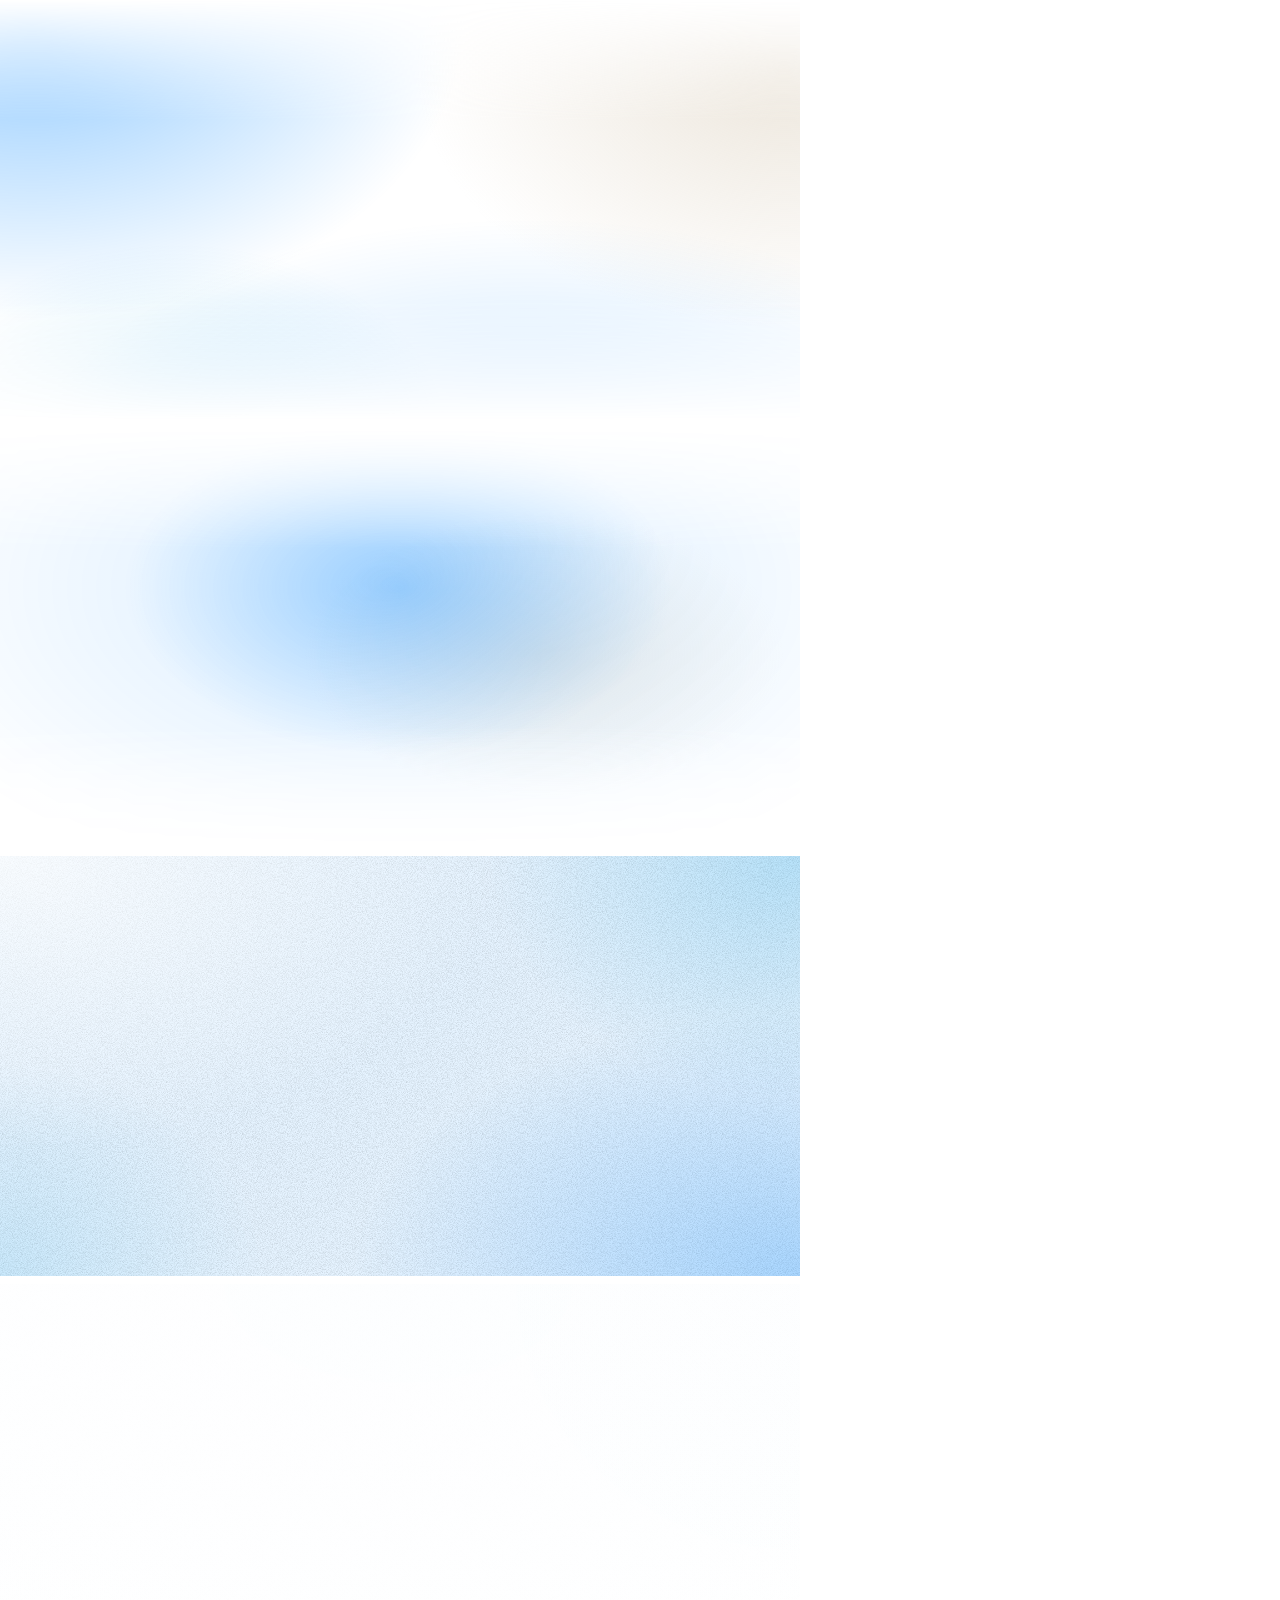
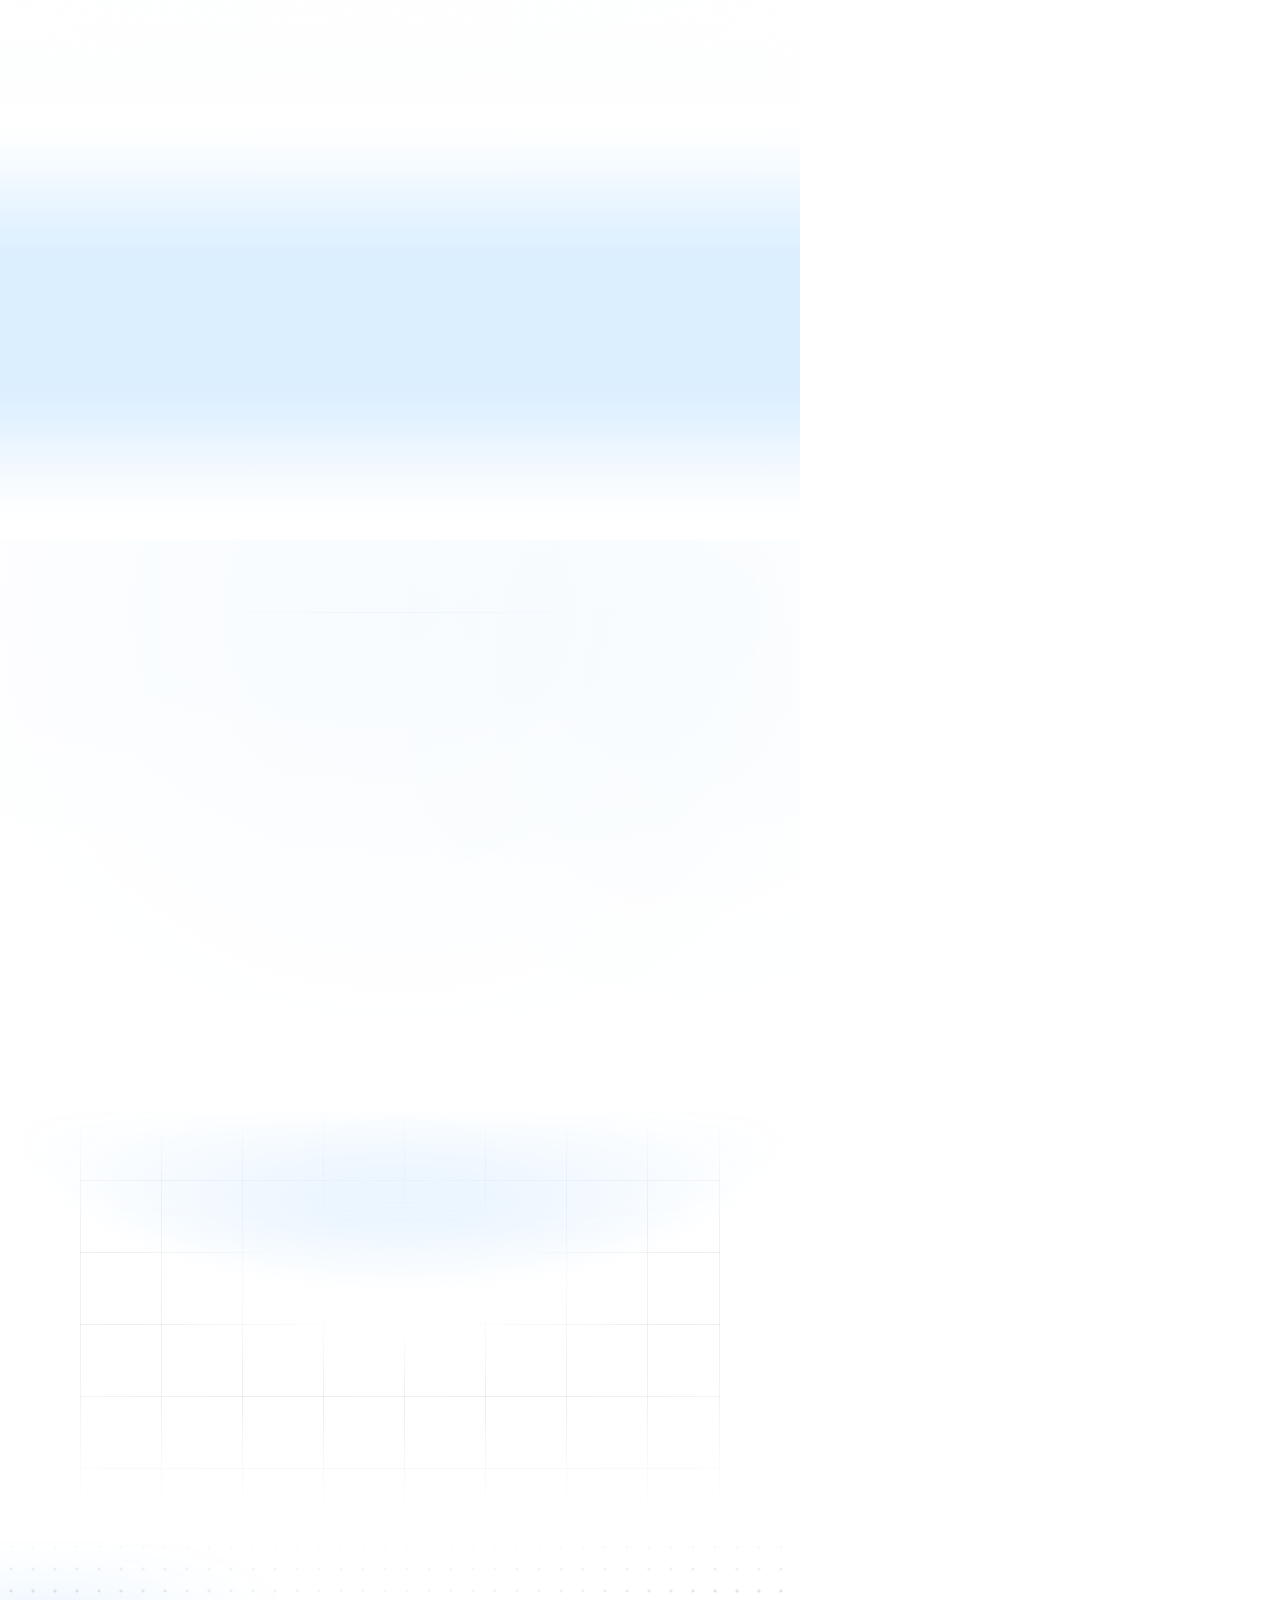
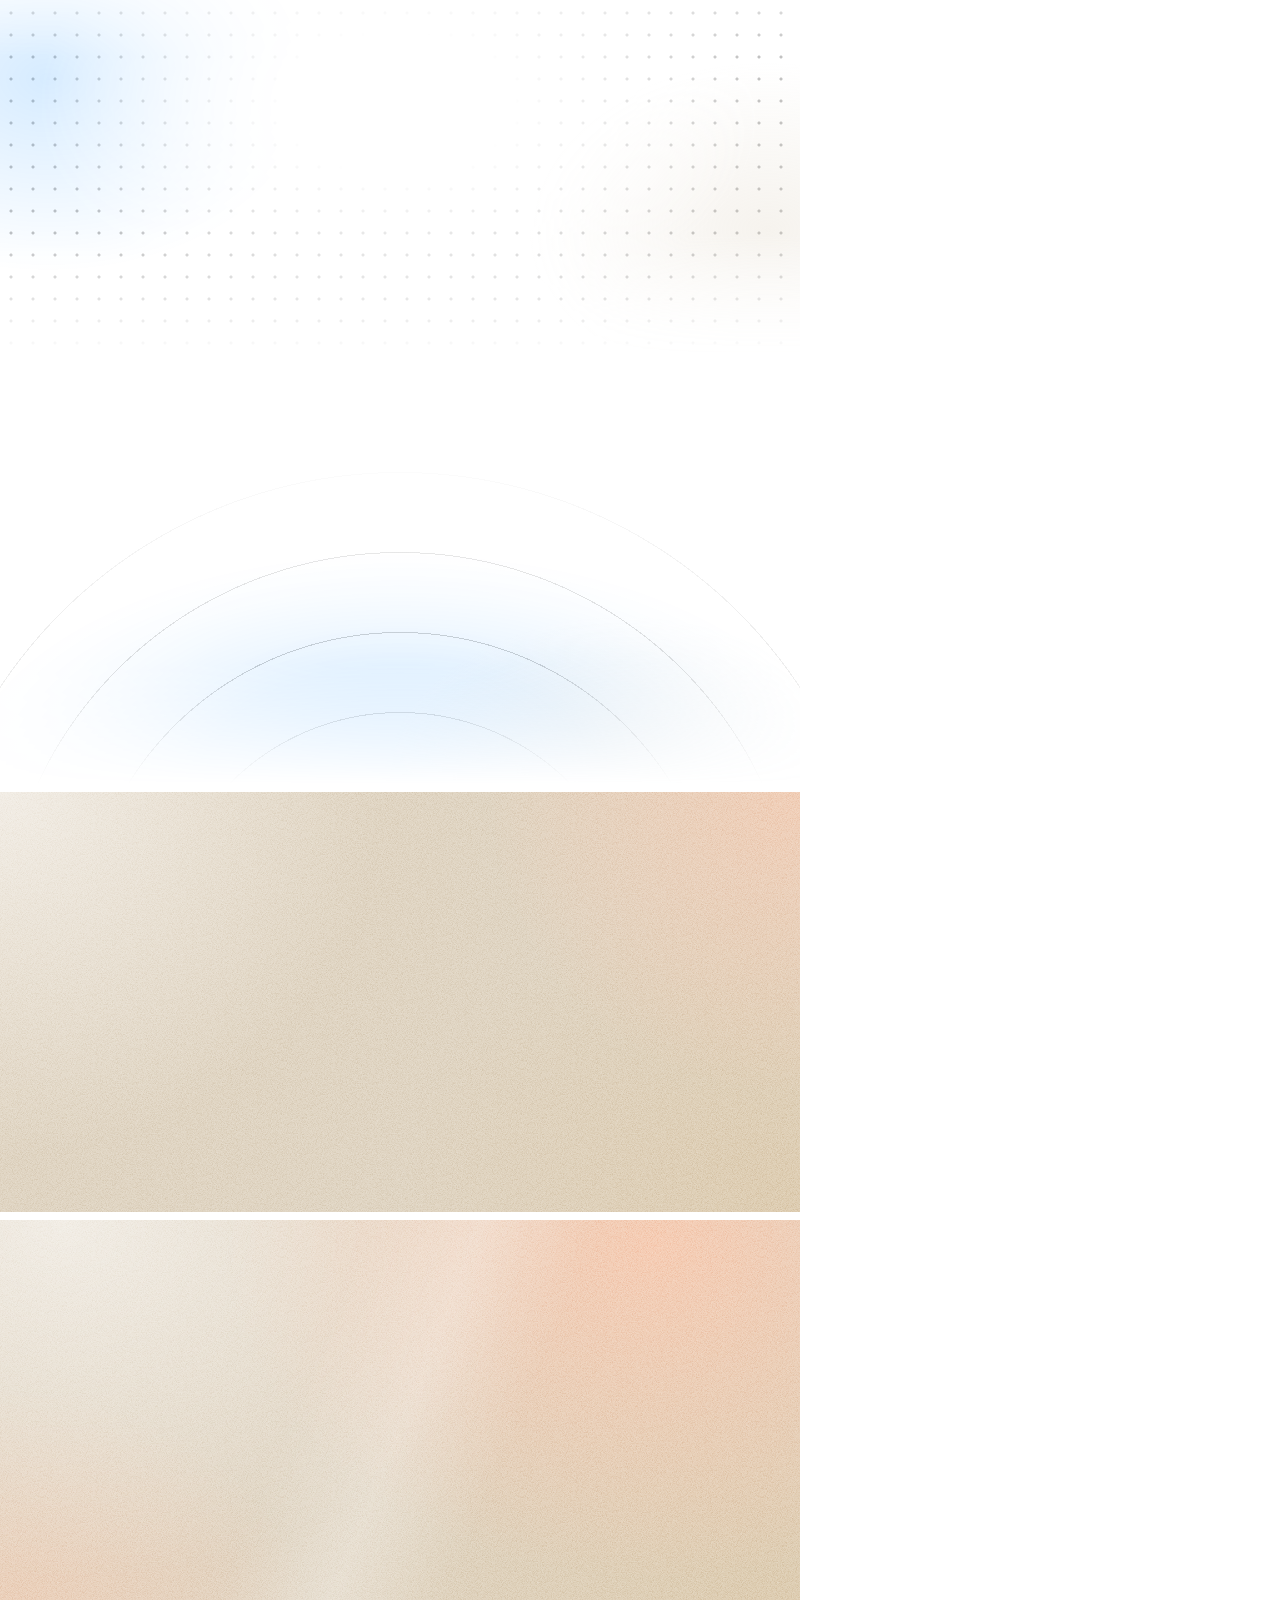
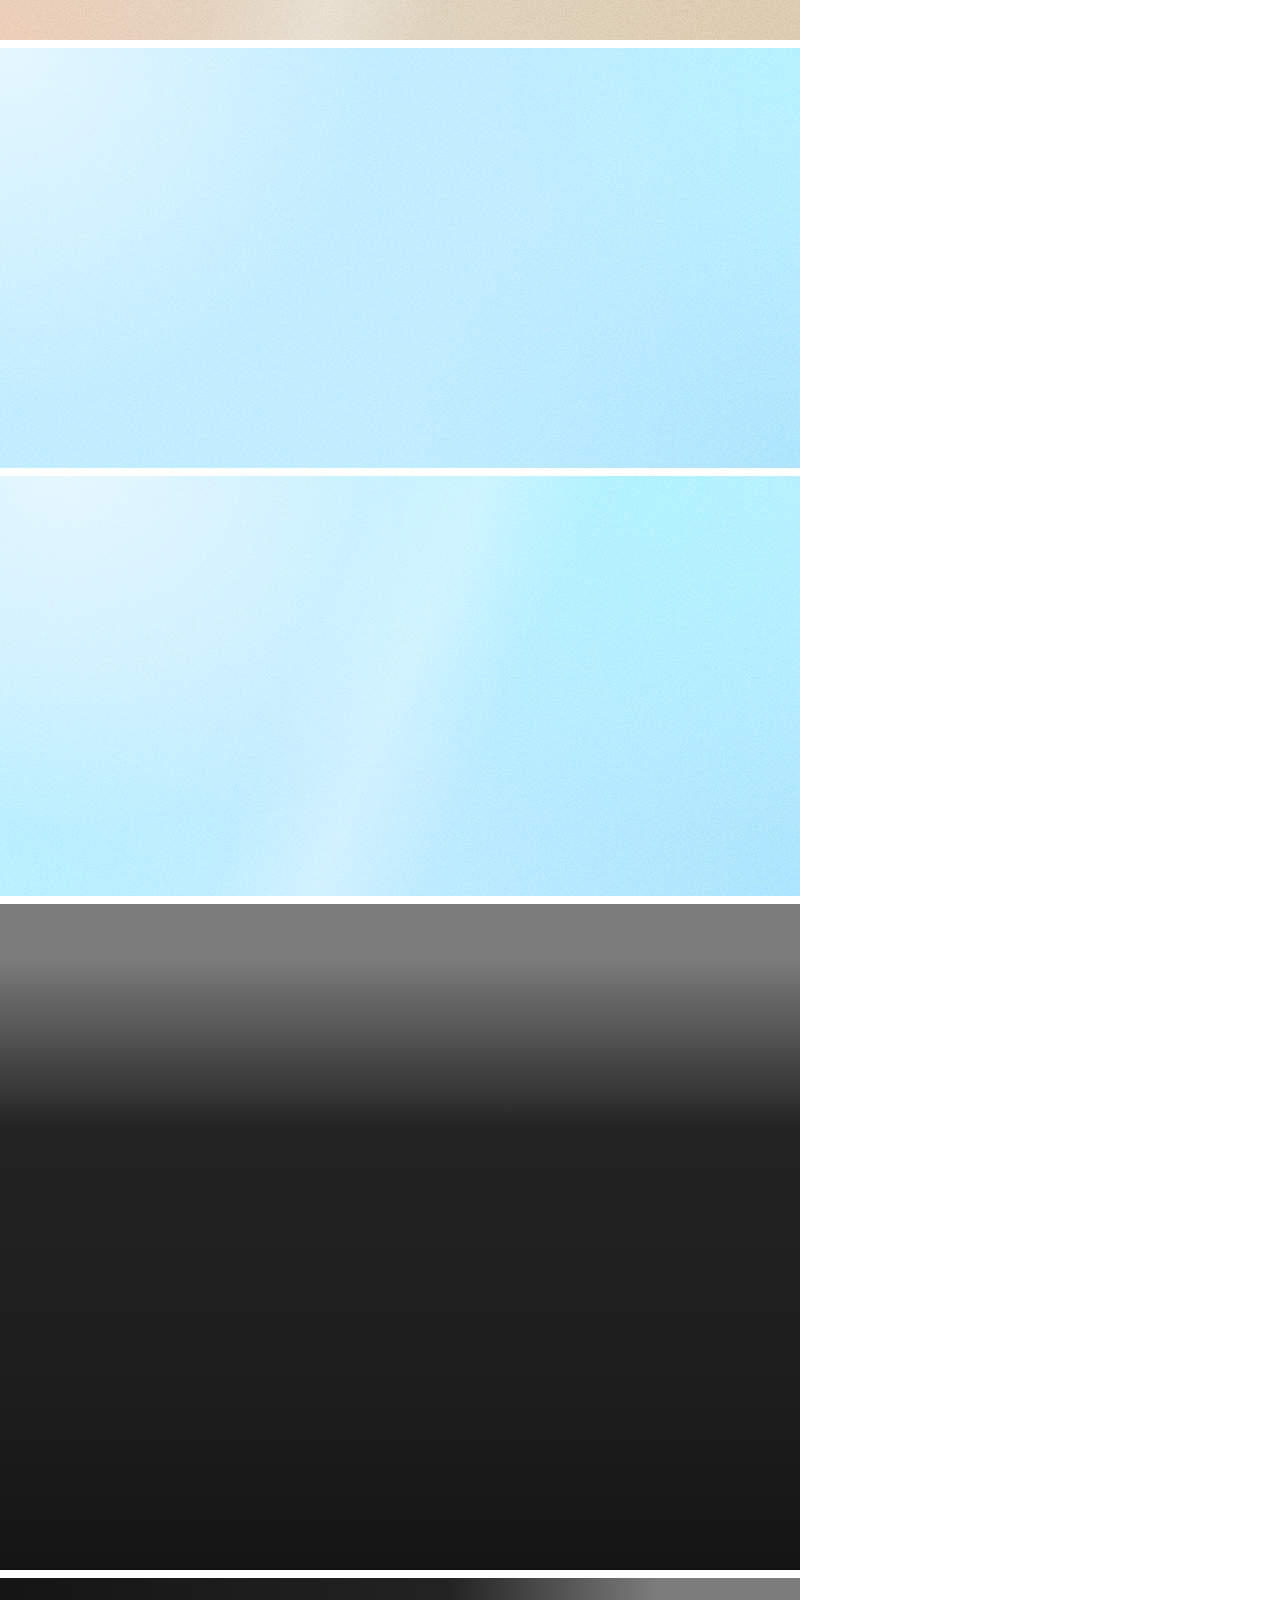
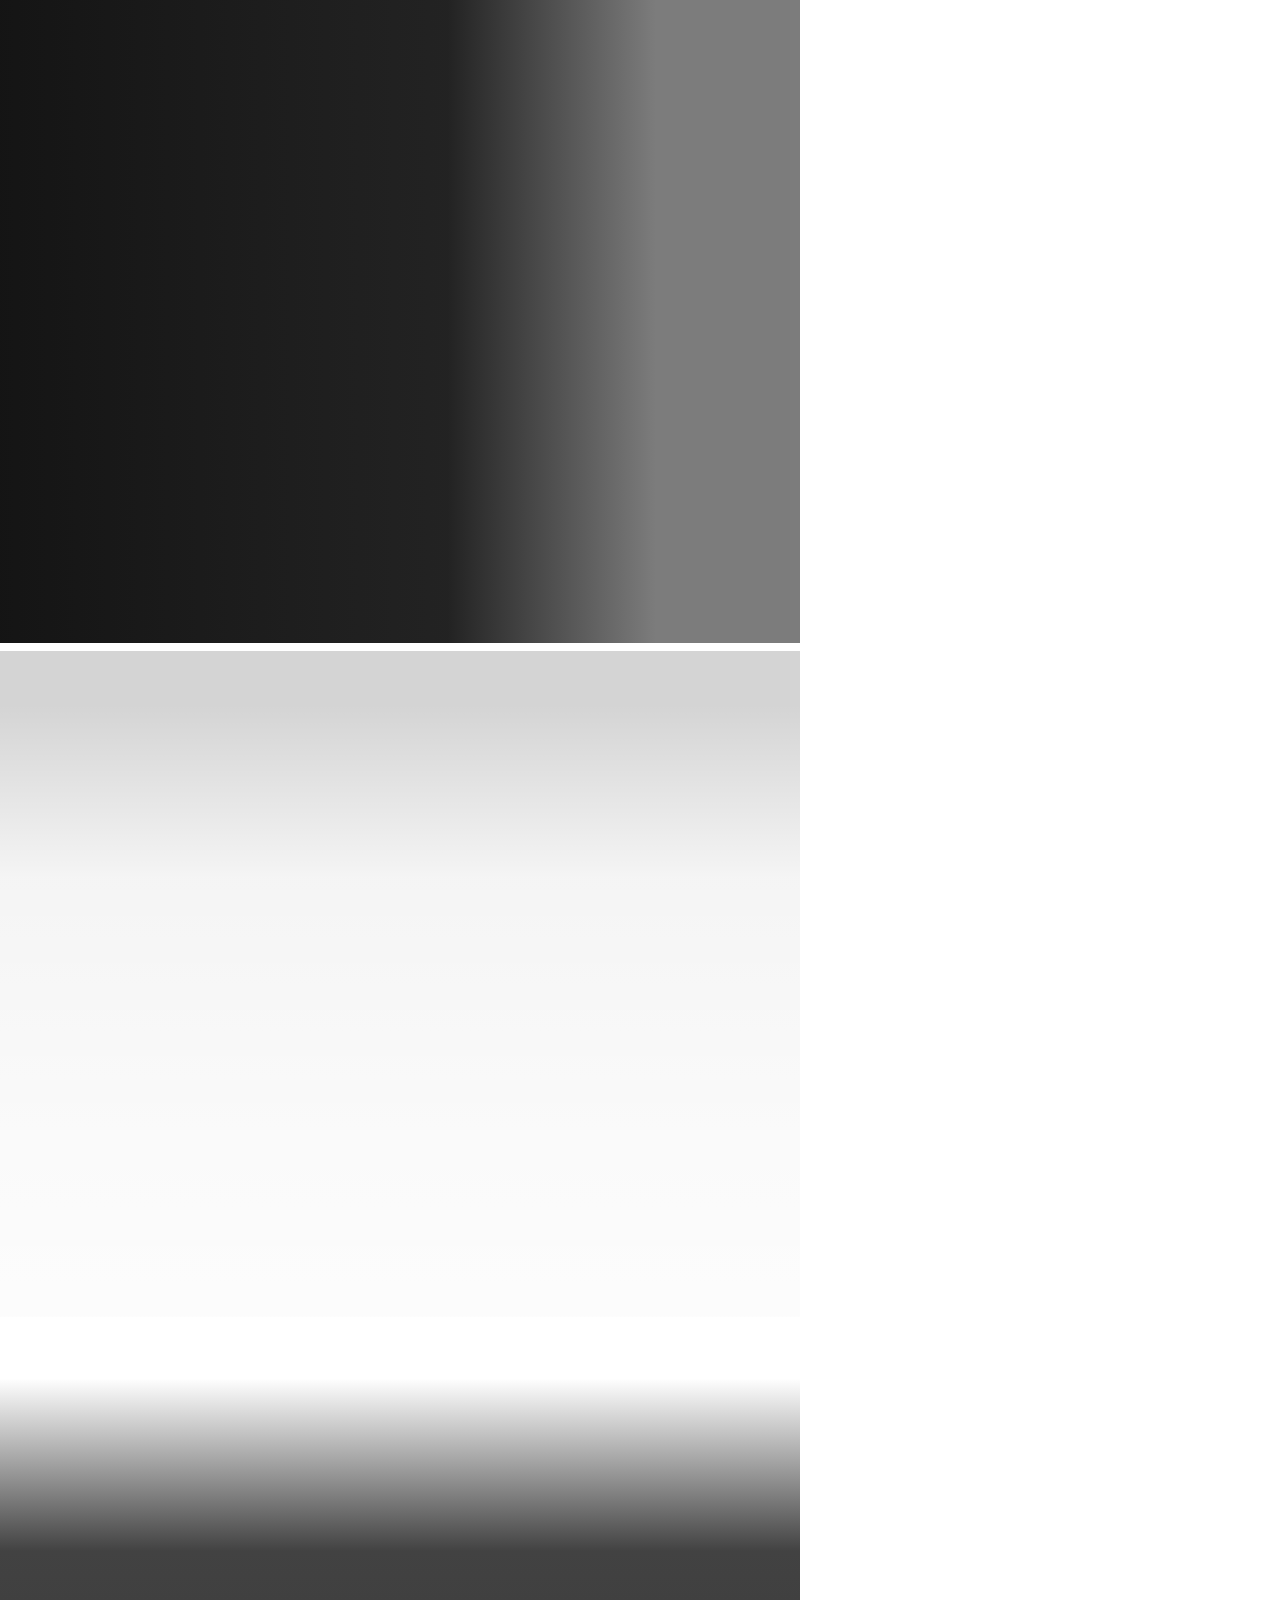
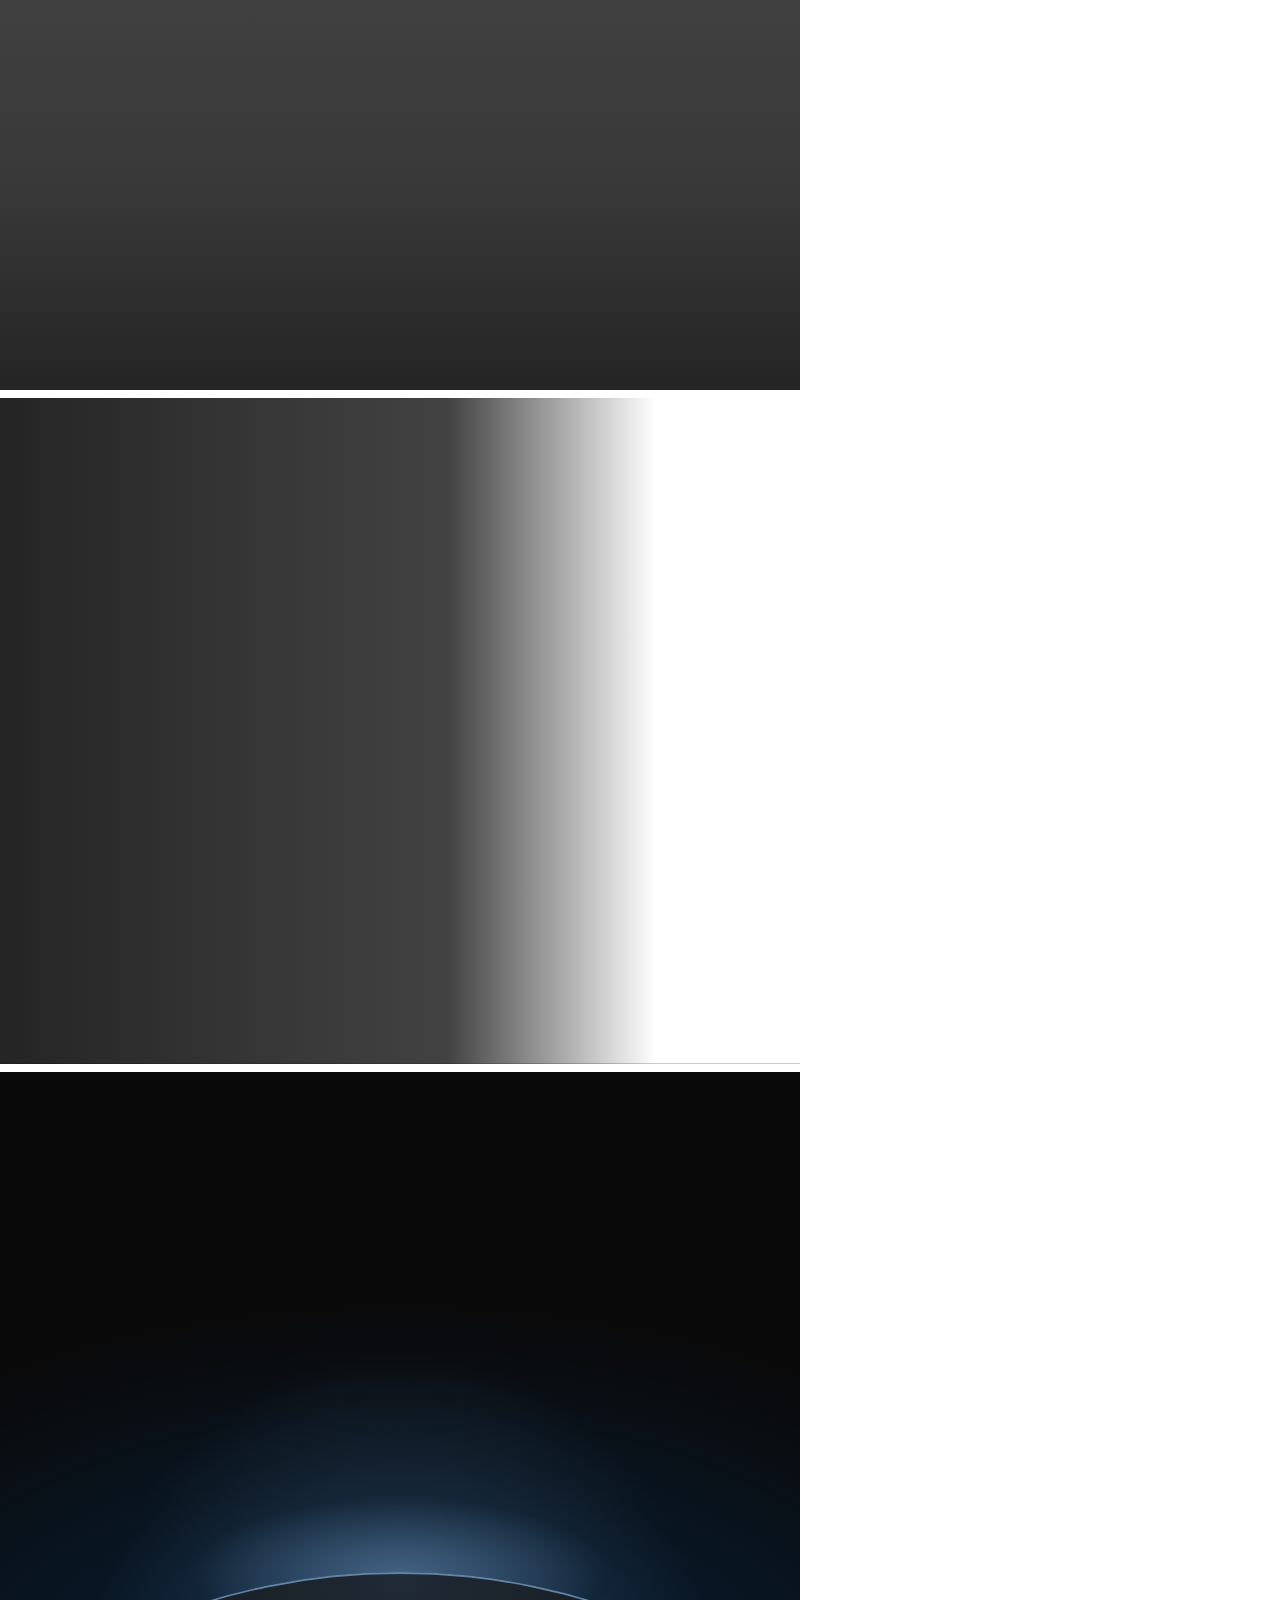
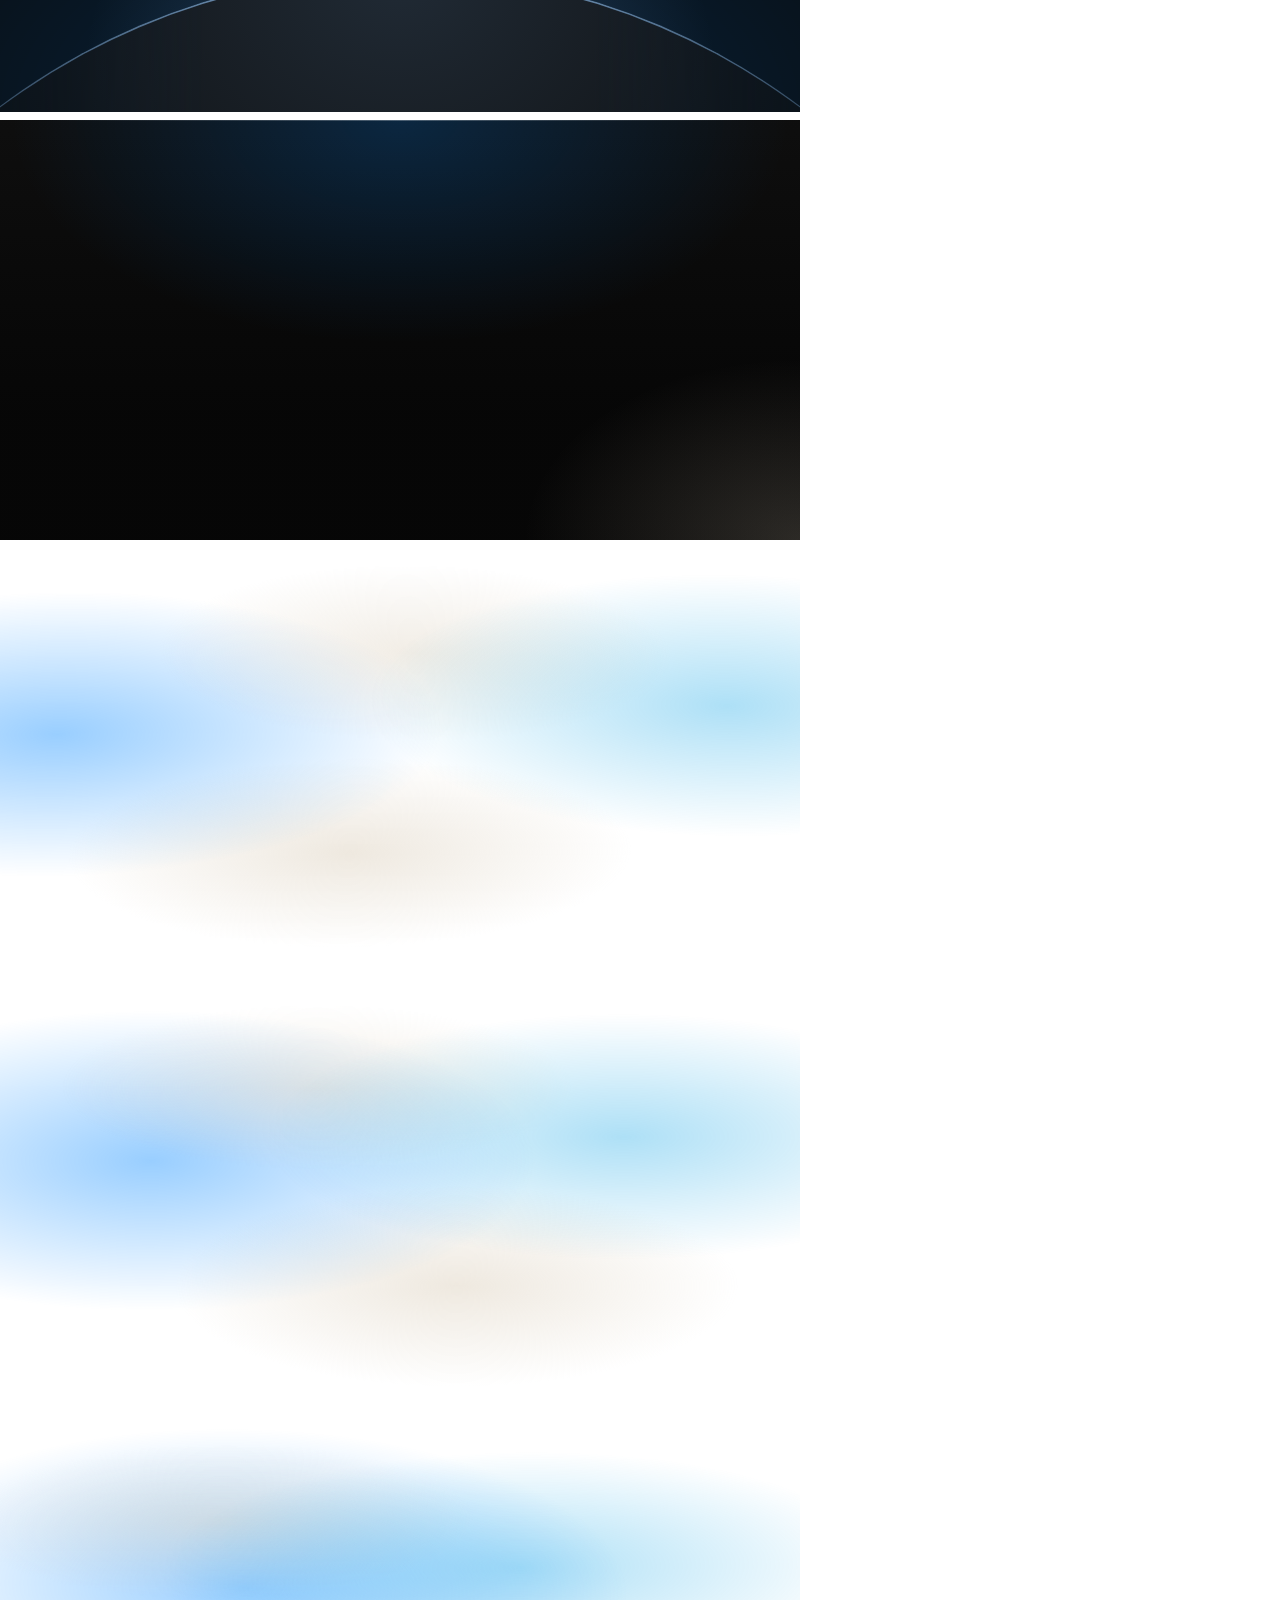
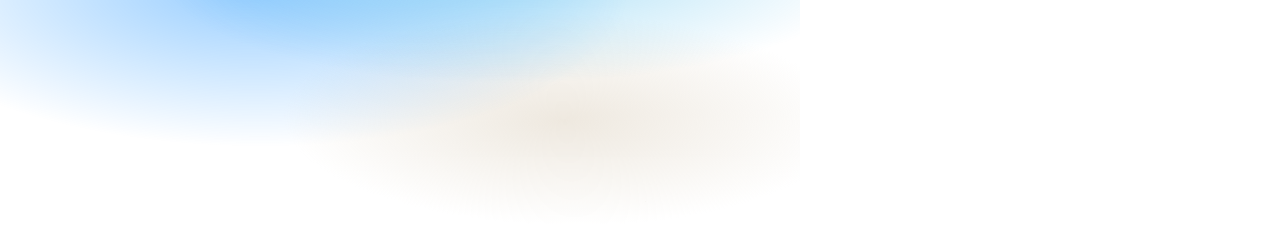
<file: .claude/skills/design-taste-frontend/assets/backgrounds/check.html>
<!doctype html>
<html lang="en" data-ground="sand">
<head>
<meta charset="utf-8">
<title>Backgrounds contrast check</title>
<!-- Every ground in a 800px box, for check.mjs: it sets a palette, screenshots the boxes and measures
     the ink and muted contrast on every pixel of each ground's text zone (index.json). The photograph
     grounds sit on a flat grey picture: #7c7c7c for the dark scrim, #d4d4d4 for the light one; and the worst case of the dark scrim: a white
     picture (white words on it). The light scrim is for pale photographs only. -->
<link rel="stylesheet" href="../system.css">
<link rel="stylesheet" href="backgrounds.css">
<style>body { margin: 0; width: 800px; } .box { width: 800px; margin: 0 0 8px; padding: 24px; font-size: 20px; } .pi, .pm { visibility: hidden; } .pi { color: var(--ink); } .pm { color: var(--muted); }  /* the liquid blobs held at the start, the middle and the end of their drift (the keyframes in backgrounds.css), so the text zone is measured where they stand under it */
  .at-start::before { animation: none; transform: translate3d(-7%, 0, 0) skewX(-7deg) scaleY(.94); } .at-start::after { animation: none; transform: translate3d(8%, 0, 0) skewX(6deg) scaleY(1.04); }
  .at-mid::before { animation: none; transform: translate3d(.5%, 0, 0) skewX(-.5deg) scaleY(.995); } .at-mid::after { animation: none; transform: translate3d(-.5%, 0, 0) scaleY(.98); }
  .at-end::before { animation: none; transform: translate3d(8%, 0, 0) skewX(6deg) scaleY(1.05); } .at-end::after { animation: none; transform: translate3d(-9%, 0, 0) skewX(-6deg) scaleY(.92); }
</style>
<script src="backgrounds.js" defer></script>
</head>
<body>
<div class="bg-mist box" data-g="mist" style="height:420px"><span class="pi">Ink</span> <span class="pm">Muted</span></div>
<div class="bg-halo box" data-g="halo" style="height:420px"><span class="pi">Ink</span> <span class="pm">Muted</span></div>
<div class="bg-grain box" data-g="grain" style="height:420px"><span class="pi">Ink</span> <span class="pm">Muted</span></div>
<div class="bg-paper box" data-g="paper" style="height:420px"><span class="pi">Ink</span> <span class="pm">Muted</span></div>
<div class="bg-dusk box" data-g="dusk" style="height:420px"><span class="pi">Ink</span> <span class="pm">Muted</span></div>
<div class="bg-topglow box" data-g="topglow" style="height:560px"><span class="pi">Ink</span> <span class="pm">Muted</span></div>
<div class="bg-ruled box" data-g="ruled" style="height:420px"><span class="pi">Ink</span> <span class="pm">Muted</span></div>
<div class="bg-dots box" data-g="dots" style="height:420px"><span class="pi">Ink</span> <span class="pm">Muted</span></div>
<div class="bg-arcs box" data-g="arcs" style="height:420px"><span class="pi">Ink</span> <span class="pm">Muted</span></div>
<div class="bg-band box" data-g="band" style="height:420px"><span class="pi">Ink</span> <span class="pm">Muted</span></div>
<div class="bg-field box" data-g="field" style="height:420px"><span class="pi">Ink</span> <span class="pm">Muted</span></div>
<div class="bg-band bg-tint box" data-g="band-tint" style="height:420px"><span class="pi">Ink</span> <span class="pm">Muted</span></div>
<div class="bg-field bg-tint box" data-g="field-tint" style="height:420px"><span class="pi">Ink</span> <span class="pm">Muted</span></div>
<div class="bg-photo box" data-g="photo" style="height:520px;--g-photo:linear-gradient(#7c7c7c,#7c7c7c)"><span class="pi">Ink</span> <span class="pm">Muted</span></div>
<div class="bg-photo bg-photo--left box" data-g="photo-left" style="height:520px;--g-photo:linear-gradient(#7c7c7c,#7c7c7c)"><span class="pi">Ink</span> <span class="pm">Muted</span></div>
<div class="bg-photo bg-photo--light box" data-g="photo-light" style="height:520px;--g-photo:linear-gradient(#d4d4d4,#d4d4d4)"><span class="pi">Ink</span> <span class="pm">Muted</span></div>
<div class="bg-photo box" data-g="photo-white" style="height:520px;--g-photo:linear-gradient(#fff,#fff)"><span class="pi">Ink</span> <span class="pm">Muted</span></div>
<div class="bg-photo bg-photo--left box" data-g="photo-left-white" style="height:520px;--g-photo:linear-gradient(#fff,#fff)"><span class="pi">Ink</span> <span class="pm">Muted</span></div>
<div class="bg-horizon box" data-g="horizon" style="height:640px"><span class="pi">Ink</span> <span class="pm">Muted</span></div>
<div class="bg-deep box" data-g="deep" style="height:420px"><span class="pi">Ink</span> <span class="pm">Muted</span></div>
<div class="bg-liquid box at-start" data-g="liquid" data-no-pause style="height:420px"><span class="pi">Ink</span> <span class="pm">Muted</span></div>
<div class="bg-liquid box at-mid" data-g="liquid-mid" data-no-pause style="height:420px"><span class="pi">Ink</span> <span class="pm">Muted</span></div>
<div class="bg-liquid box at-end" data-g="liquid-end" data-no-pause style="height:420px"><span class="pi">Ink</span> <span class="pm">Muted</span></div>

</body>
</html>
</file>
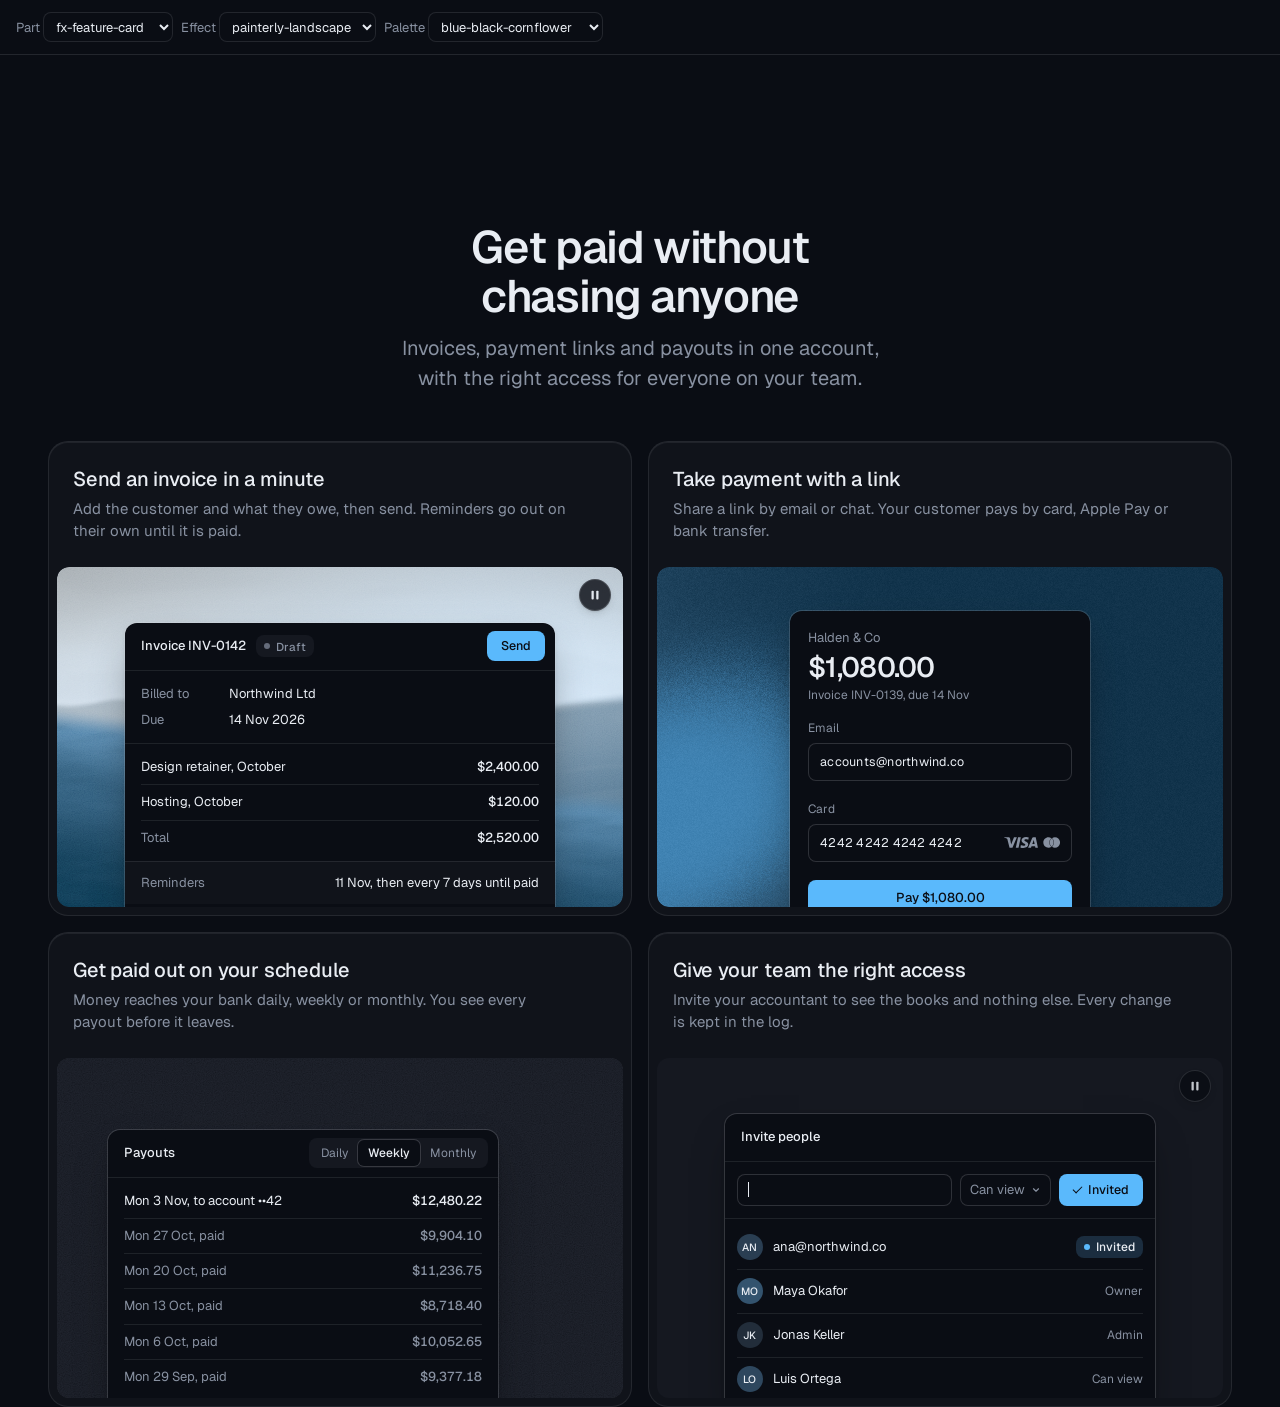
<file: .claude/skills/design-taste-frontend/assets/components/_lab.html>
<!doctype html>
<html lang="en" data-radius="soft">
<head>
<script>window.__tpGlMax = 16;   /* a gallery shows many live effects at once; a page of a site keeps the default 4 (fx.js) */</script>
<meta charset="utf-8">
<meta name="viewport" content="width=device-width, initial-scale=1">
<title>Component lab</title>
<link rel="preconnect" href="https://fonts.googleapis.com">
<link rel="preconnect" href="https://fonts.gstatic.com" crossorigin>
<link href="https://fonts.googleapis.com/css2?family=Geist:wght@100..900&family=Geist+Mono:wght@400..600&display=swap" rel="stylesheet">
<link rel="stylesheet" href="../system.css">
<link rel="stylesheet" href="./base.css">
<style>
  /* one component on its own, with a chosen effect (or object) and palette:
     _lab.html?c=fx-chart&fx=ruled-grounds&palette=white-link-blue&w=640 */
  :root { --font-display: "Geist", system-ui, sans-serif; --font-text: "Geist", system-ui, sans-serif; --font-mono: "Geist Mono", ui-monospace, monospace; --display-weight: 560; --display-tracking: -0.03em; }
  body { min-height: 100vh; margin: 0; }
  .bar { display: flex; flex-wrap: wrap; gap: 8px; align-items: center; padding: 12px 16px; border-bottom: 1px solid var(--line); font: 13px/1.4 var(--font-text); color: var(--muted); }
  .bar select { font: inherit; color: var(--ink); background: var(--bg); border: 1px solid var(--line); border-radius: var(--r-sm); height: 30px; padding: 0 8px; }
  .stage { padding: clamp(16px, 4vw, 48px); margin-inline: auto; }
</style>
</head>
<body>
<div class="bar">
  <label>Part <select id="c"></select></label>
  <label>Effect <select id="fx"></select></label>
  <label>Palette <select id="pal"></select></label>
</div>
<main class="stage" id="stage"></main>
<script type="module">
  import fx from '../effects/fx.js';
  const PARTS = ['fx-feature-card', 'fx-dither-object', 'fx-headline', 'fx-button', 'fx-prompt', 'fx-icon-tiles', 'fx-stat', 'fx-globe', 'fx-map', 'fx-chart', 'fx-bars', 'fx-band', 'fx-spotlight', 'fx-photo', 'fx-avatar', 'fx-search', 'fx-logos', 'fx-tabs', 'fx-pricing', 'fx-progress'];
  const PALETTES = {
    'blue-black-cornflower': { bg: '#0a0d14', surface: '#131824', ink: '#e9edf3', muted: '#8891a1', accent: '#5ab9fc', accentInk: '#0a0d14' },
    'graphite-safety-orange': { bg: '#18191b', surface: '#222427', ink: '#eff0f1', muted: '#9c9ea3', accent: '#ff4a1f', accentInk: '#18191b' },
    'white-link-blue': { bg: '#ffffff', surface: '#f4f4f4', ink: '#111111', muted: '#6b6b6b', accent: '#1a4be0', accentInk: '#ffffff' },
    'moss-sand': { bg: '#ddd6c6', surface: '#d2cab8', ink: '#2a2a26', muted: '#59574e', accent: '#4f6238', accentInk: '#ffffff' },
    'cobalt-field': { bg: '#0034eb', surface: '#002fd6', ink: '#ffffff', muted: '#dfe4f2', accent: '#e9e34a', accentInk: '#111111' },
  };
  const q = new URLSearchParams(location.search);
  const part = PARTS.includes(q.get('c')) ? q.get('c') : PARTS[0];
  const palId = PALETTES[q.get('palette')] ? q.get('palette') : 'blue-black-cornflower';
  const p = PALETTES[palId];
  const s = document.documentElement.style;
  const action = fx.color.contrast(p.accent, p.bg) >= 2.2 ? p.accent : p.ink;
  Object.entries({ '--p-bg': p.bg, '--p-surface': p.surface, '--p-ink': p.ink, '--p-muted': p.muted, '--p-accent': p.accent, '--p-accent-ink': p.accentInk, '--p-action': action, '--p-action-ink': action === p.accent ? p.accentInk : p.bg }).forEach(([k, v]) => s.setProperty(k, v));
  s.colorScheme = fx.color.isDark(p.bg) ? 'dark' : 'light';
  if (q.has('fallback')) fx.config.forceFallback = true;
  // one part at a time: at most 4 live WebGL contexts on this page
  fx.config.maxLive = 4;
  if (q.has('w')) document.getElementById('stage').style.maxWidth = q.get('w') + 'px';

  const base = `./${part}/`;
  const [meta, html, mod] = await Promise.all([fetch(base + 'meta.json').then(r => r.json()), fetch(base + 'component.html').then(r => r.text()), import(base + 'component.js')]);
  const link = Object.assign(document.createElement('link'), { rel: 'stylesheet', href: base + 'component.css' });
  document.head.append(link);
  await new Promise(r => { link.onload = link.onerror = r; });
  const choices = meta.effects?.length ? meta.effects : meta.objects || [];
  const chosen = choices.includes(q.get('fx')) ? q.get('fx') : meta.default;
  const stage = document.getElementById('stage');
  stage.innerHTML = html;
  const root = stage.firstElementChild;
  // the chosen effect goes where the part reads it: data-cx-object, data-cx-fill, or data-cx-effect on the root
  // the dither object: one figure set to the chosen object (one live object, as on a page); no caption under it
  if (meta.objects) {
    const fig = root.matches('[data-cx-object]') ? root : root.querySelector('[data-cx-object]');
    fig.dataset.cxObject = chosen;
    if (q.get('render') === 'studio') fig.dataset.cxRender = 'studio';
    fig.querySelector('.cx-obj__stage').removeAttribute('aria-label');
    fig.style.maxWidth = '720px';
  }
  // without ?fx= the markup keeps its own effects (the feature card mixes a landscape and a grain: setting
  // the default on every panel would paint the grain panel as a landscape too)
  else if (!choices.includes(q.get('fx'))) { /* as written */ }
  else if (root.querySelector('[data-cx-fill]')) root.querySelectorAll('[data-cx-fill]').forEach(el => { el.dataset.cxFill = chosen; });
  else if (root.querySelector('[data-cx-effect]')) root.querySelectorAll('[data-cx-effect]').forEach(el => { el.dataset.cxEffect = chosen; });
  else root.dataset.cxEffect = chosen;
  // the map draws its baked streets; an effect named with ?fx= shows its fallback ground (no map data) instead
  if (part === 'fx-map' && choices.includes(q.get('fx'))) delete root.dataset.cxMap;
  await document.fonts.ready;
  window.__part = mod.default(root);
  setTimeout(() => { document.documentElement.dataset.ready = '1'; }, 1200);

  const fill = (sel, list, cur, key) => {
    const el = document.getElementById(sel);
    el.innerHTML = list.map(v => `<option${v === cur ? ' selected' : ''}>${v}</option>`).join('');
    el.addEventListener('change', () => { q.set(key, el.value); if (key === 'c') q.delete('fx'); location.search = q.toString(); });
  };
  fill('c', PARTS, part, 'c');
  // a part whose default is none (the map's streets, the photograph as it is) lists none first, so the
  // select never shows an effect that is not on
  fill('fx', meta.default === 'none' ? ['none', ...choices] : choices, chosen, 'fx');
  fill('pal', Object.keys(PALETTES), palId, 'palette');
</script>
</body>
</html>
</file>
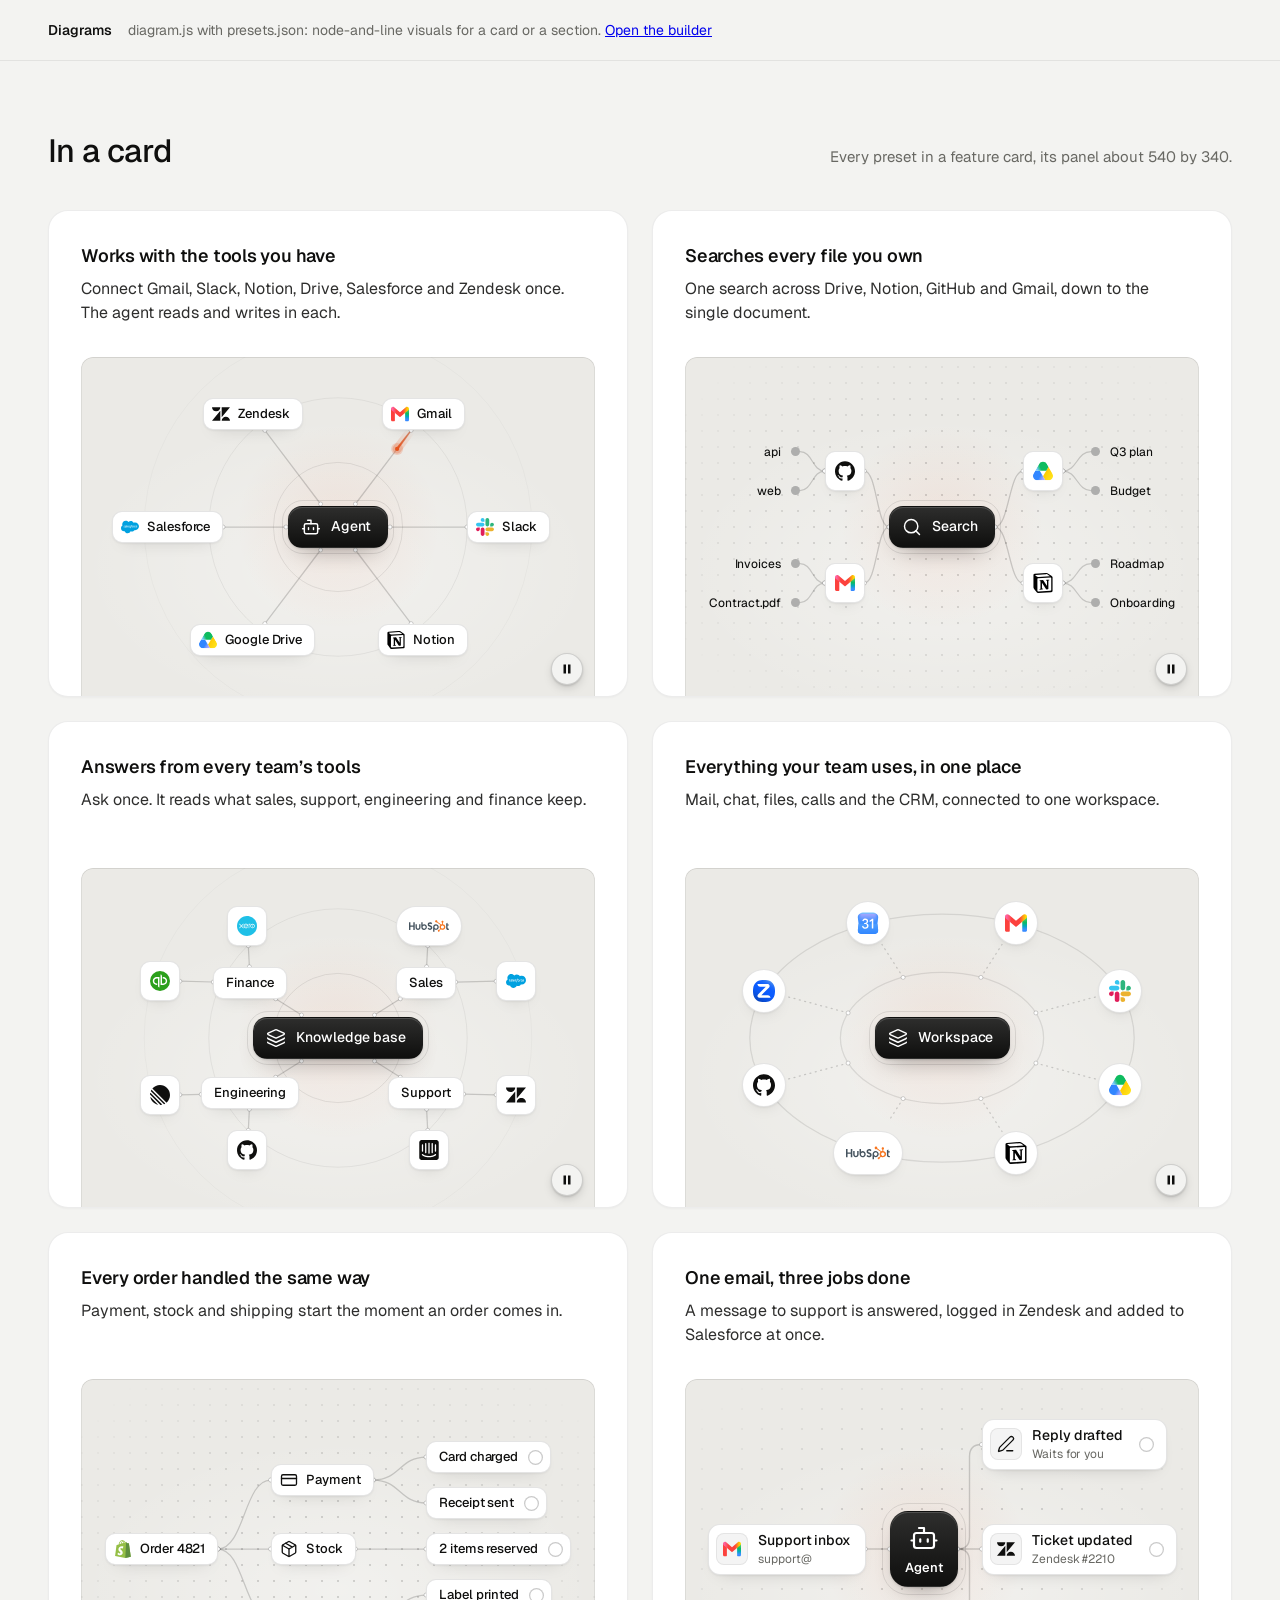
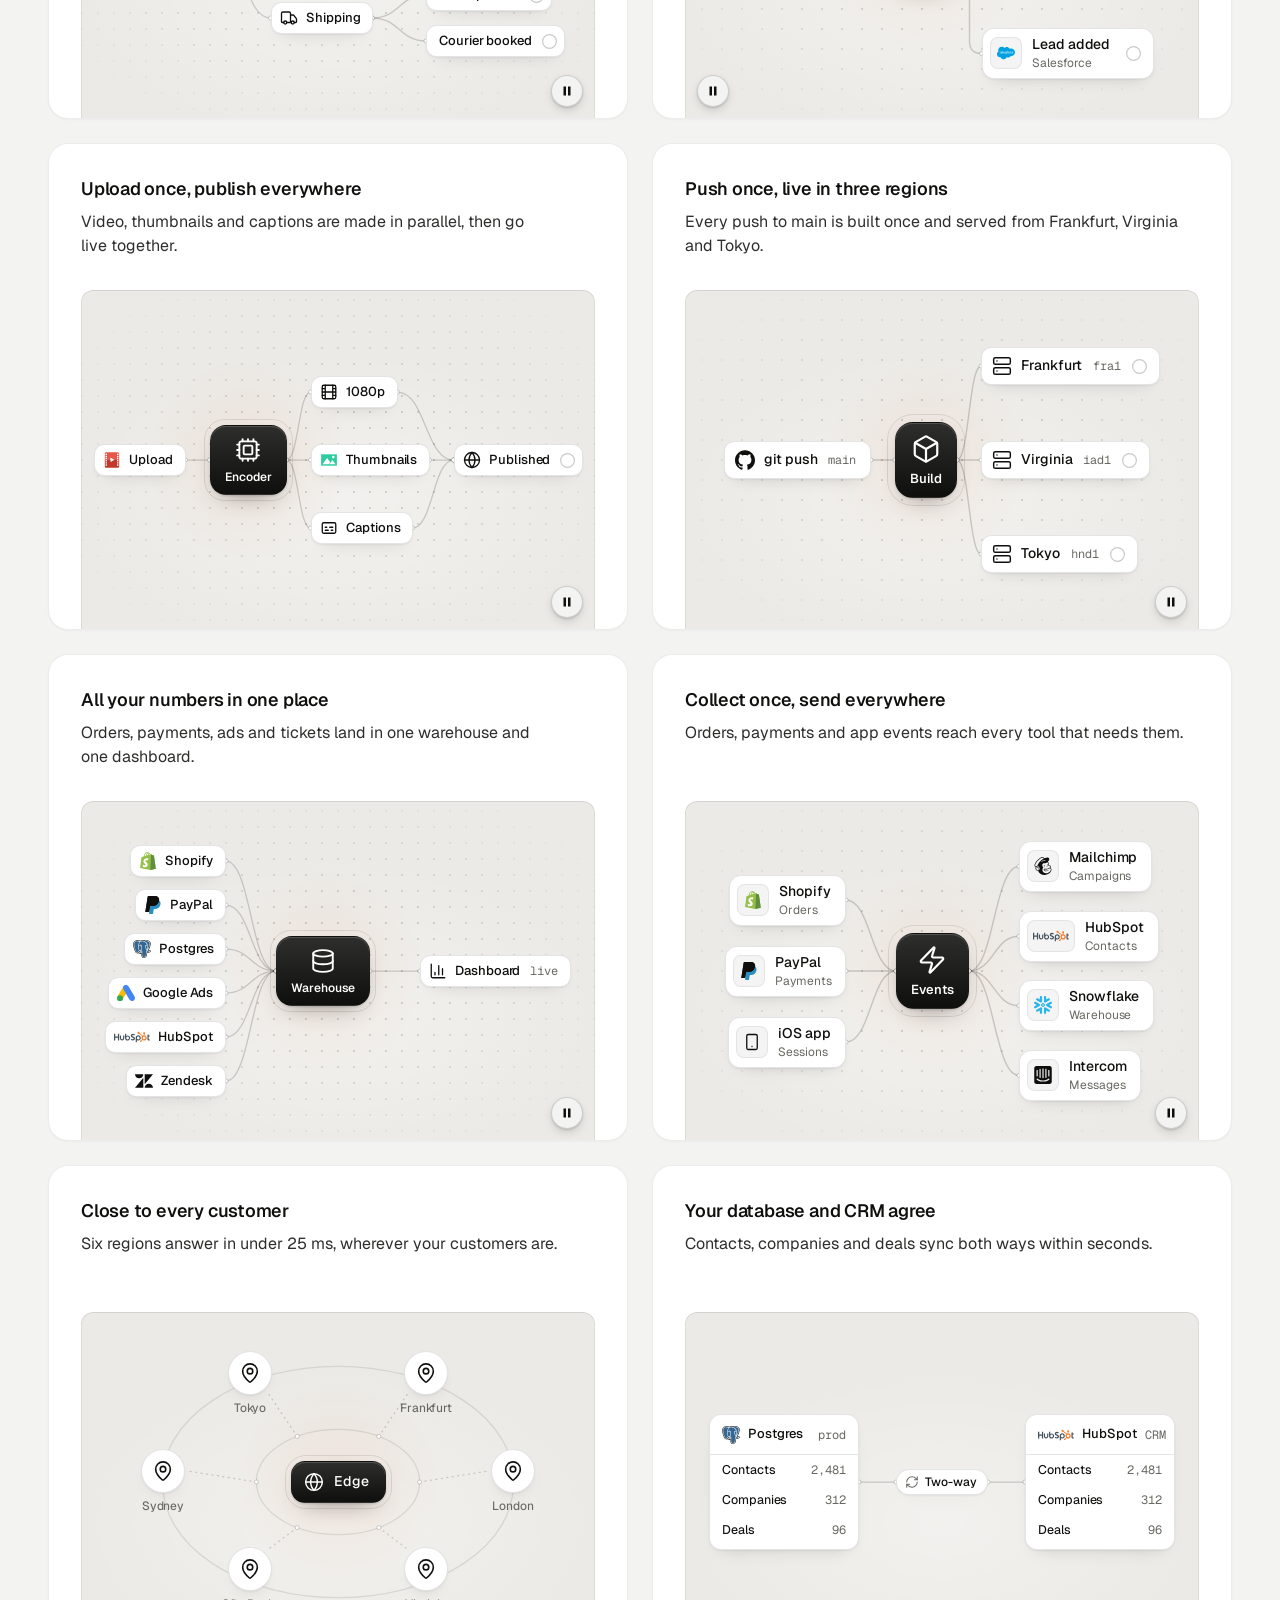
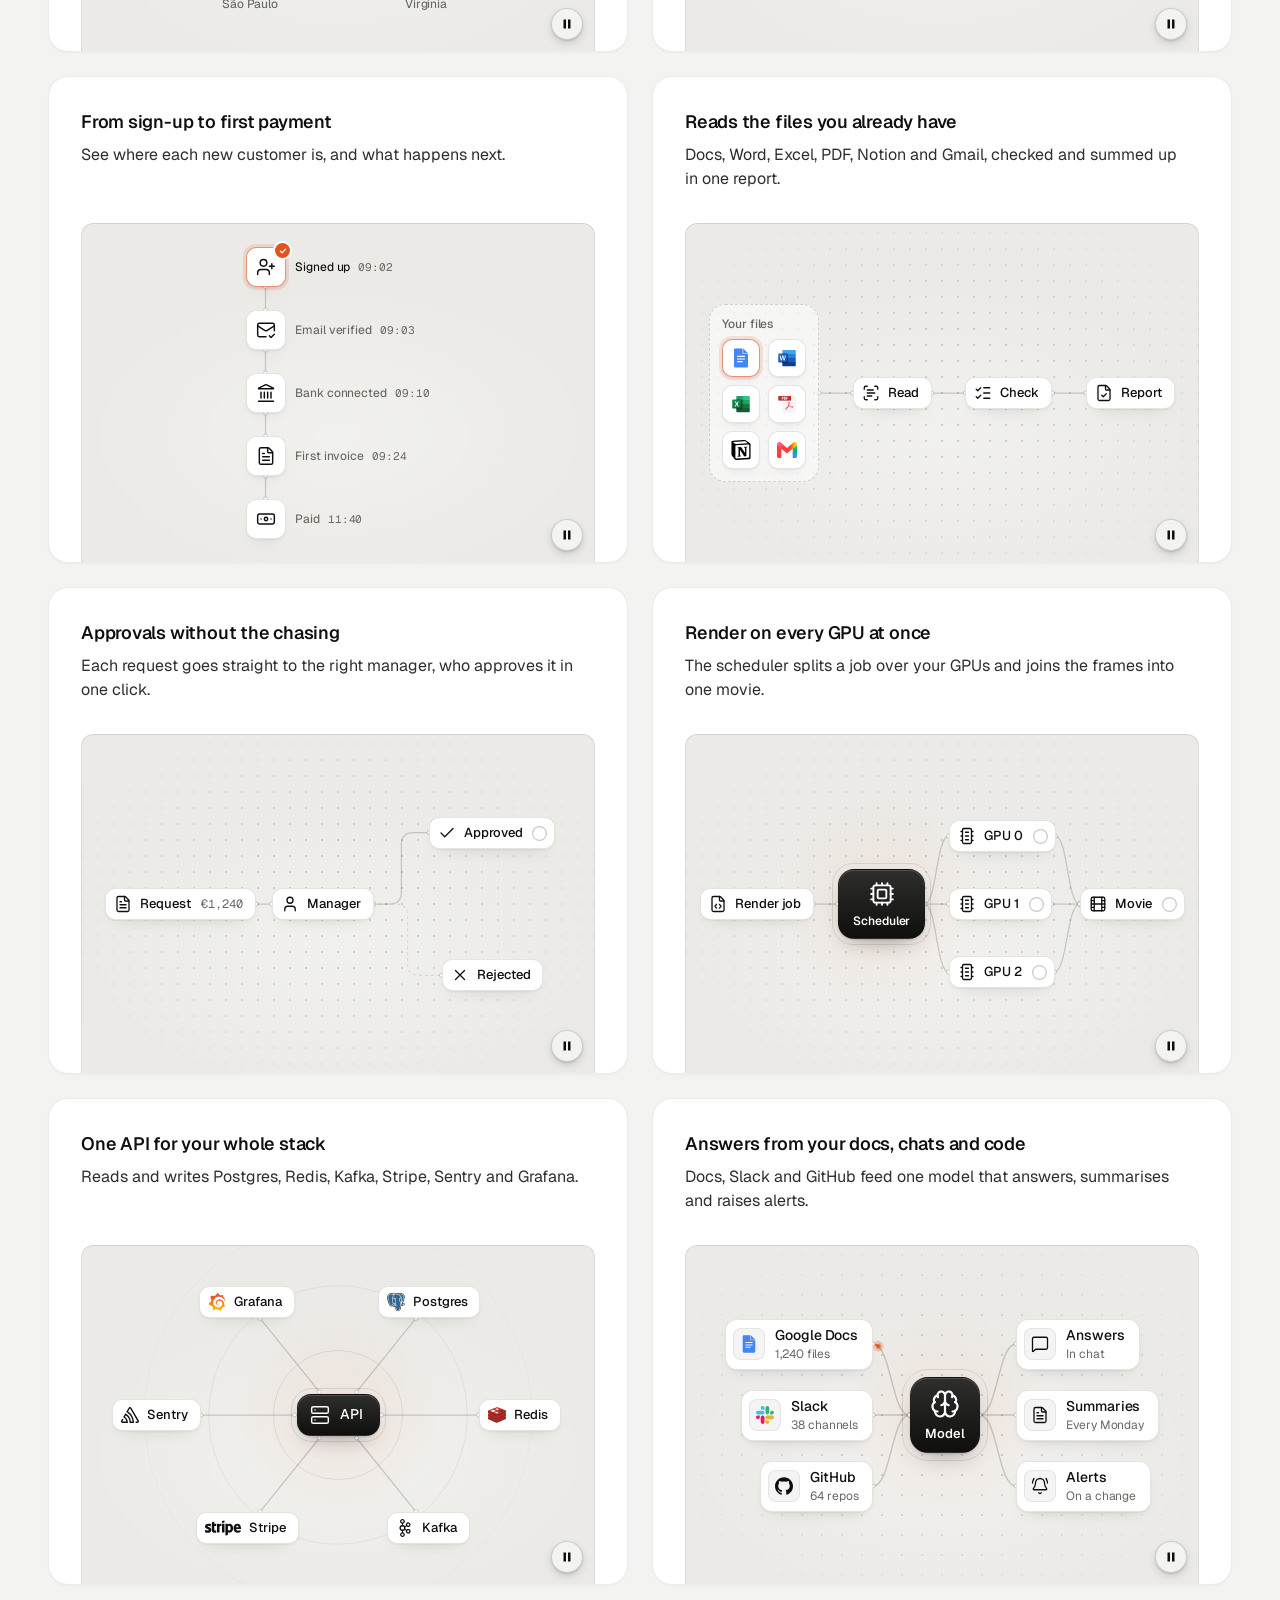
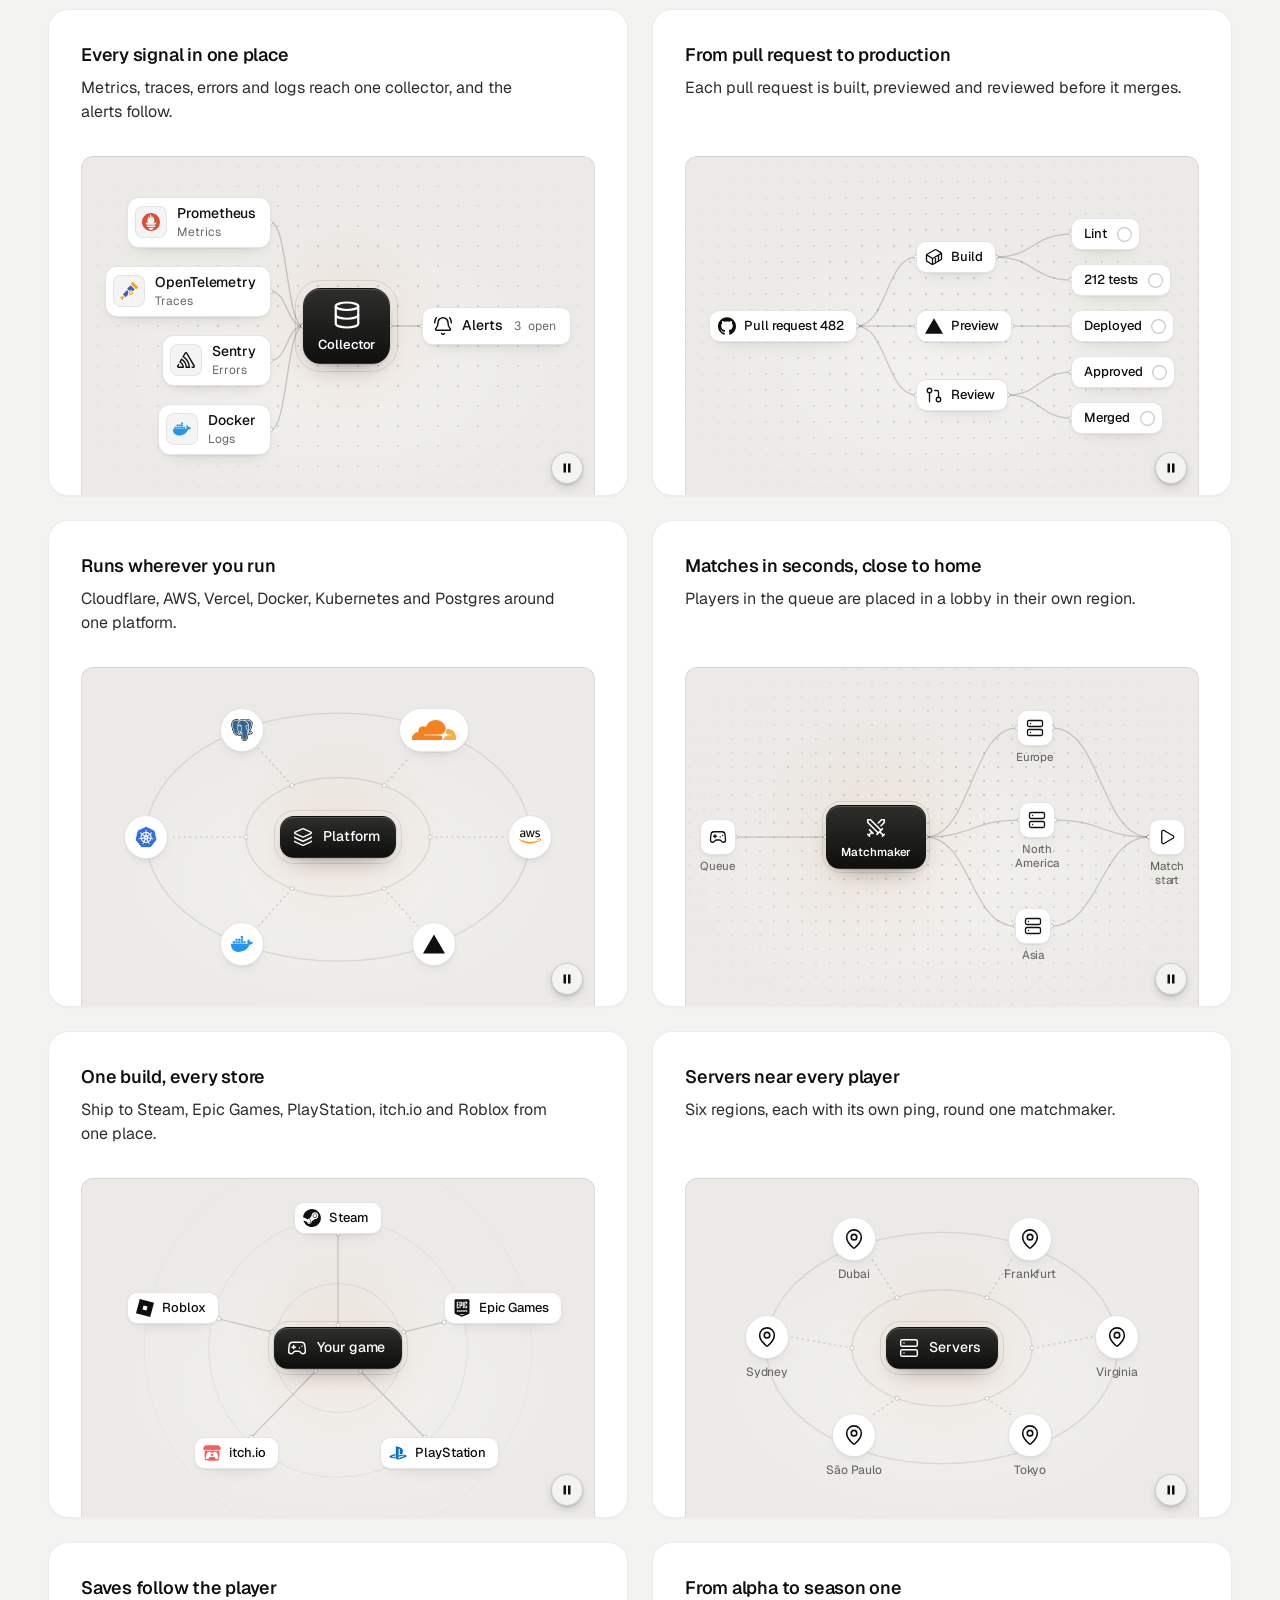
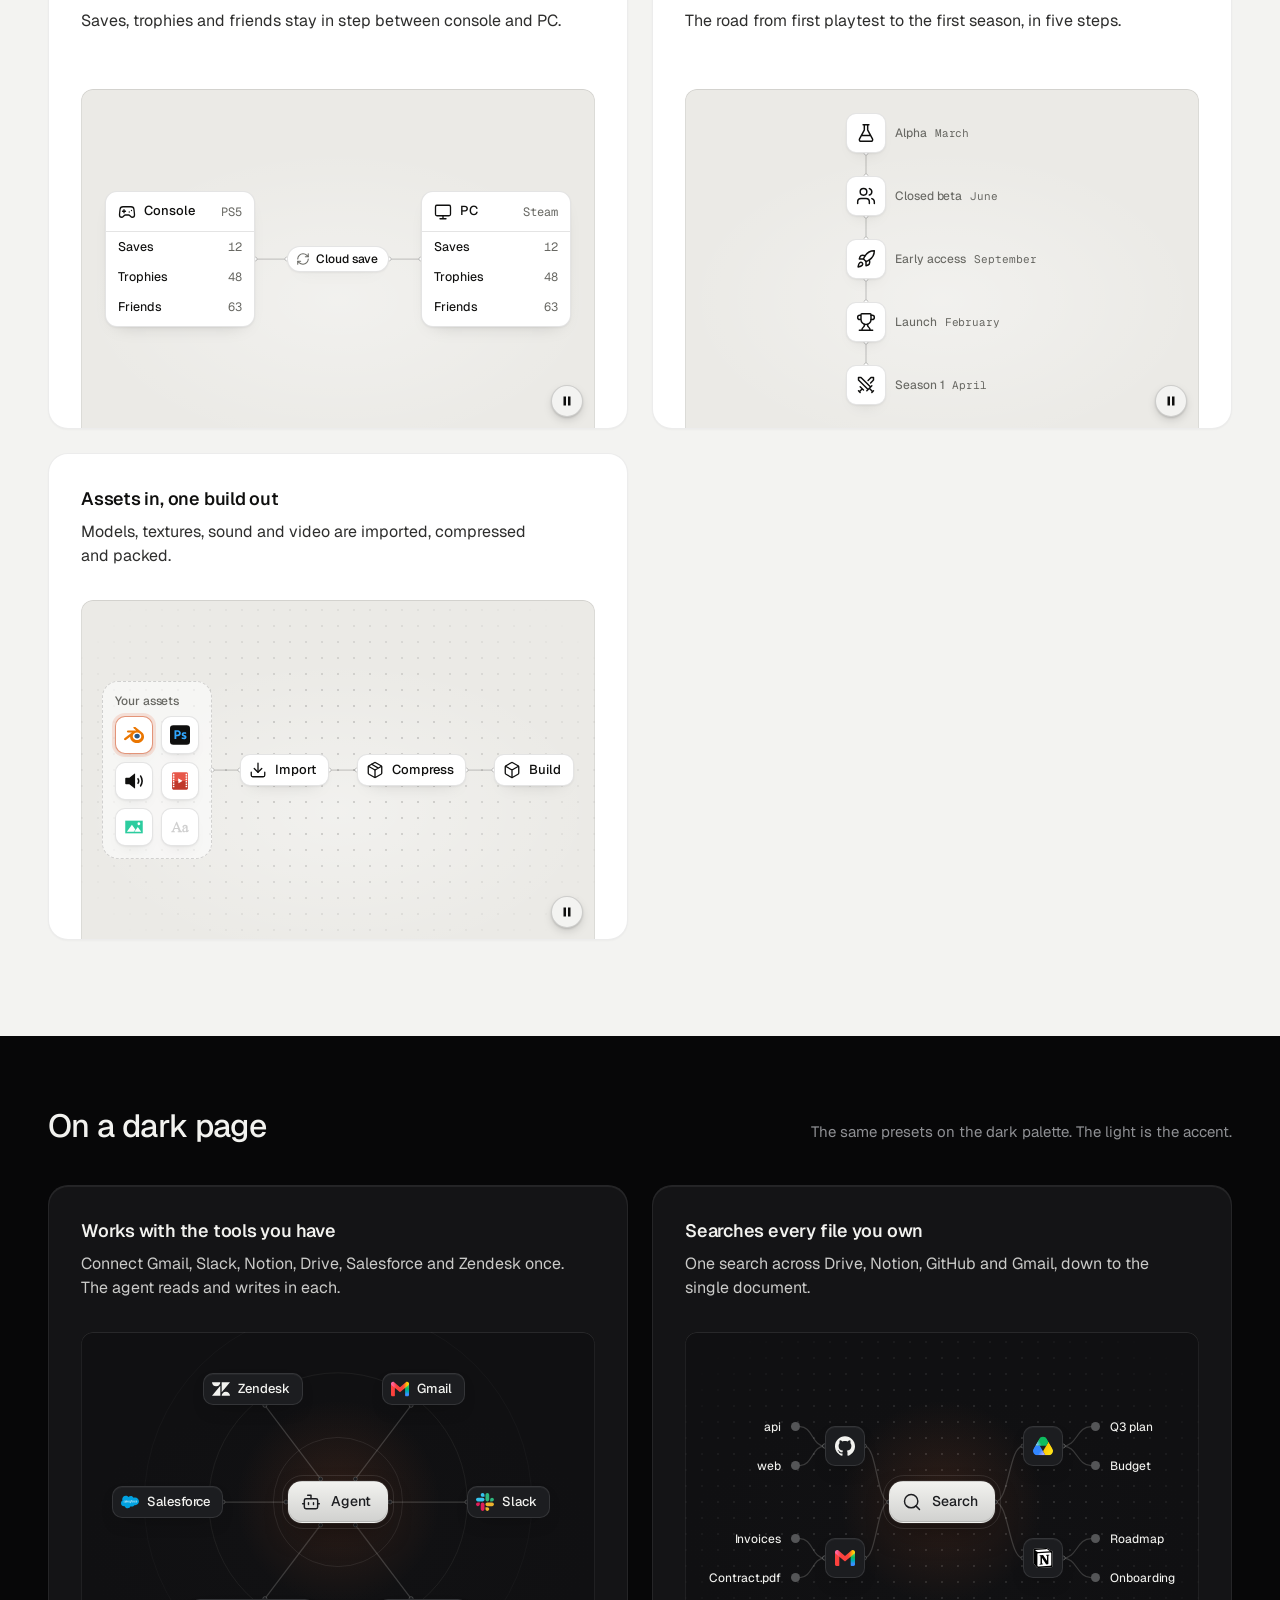
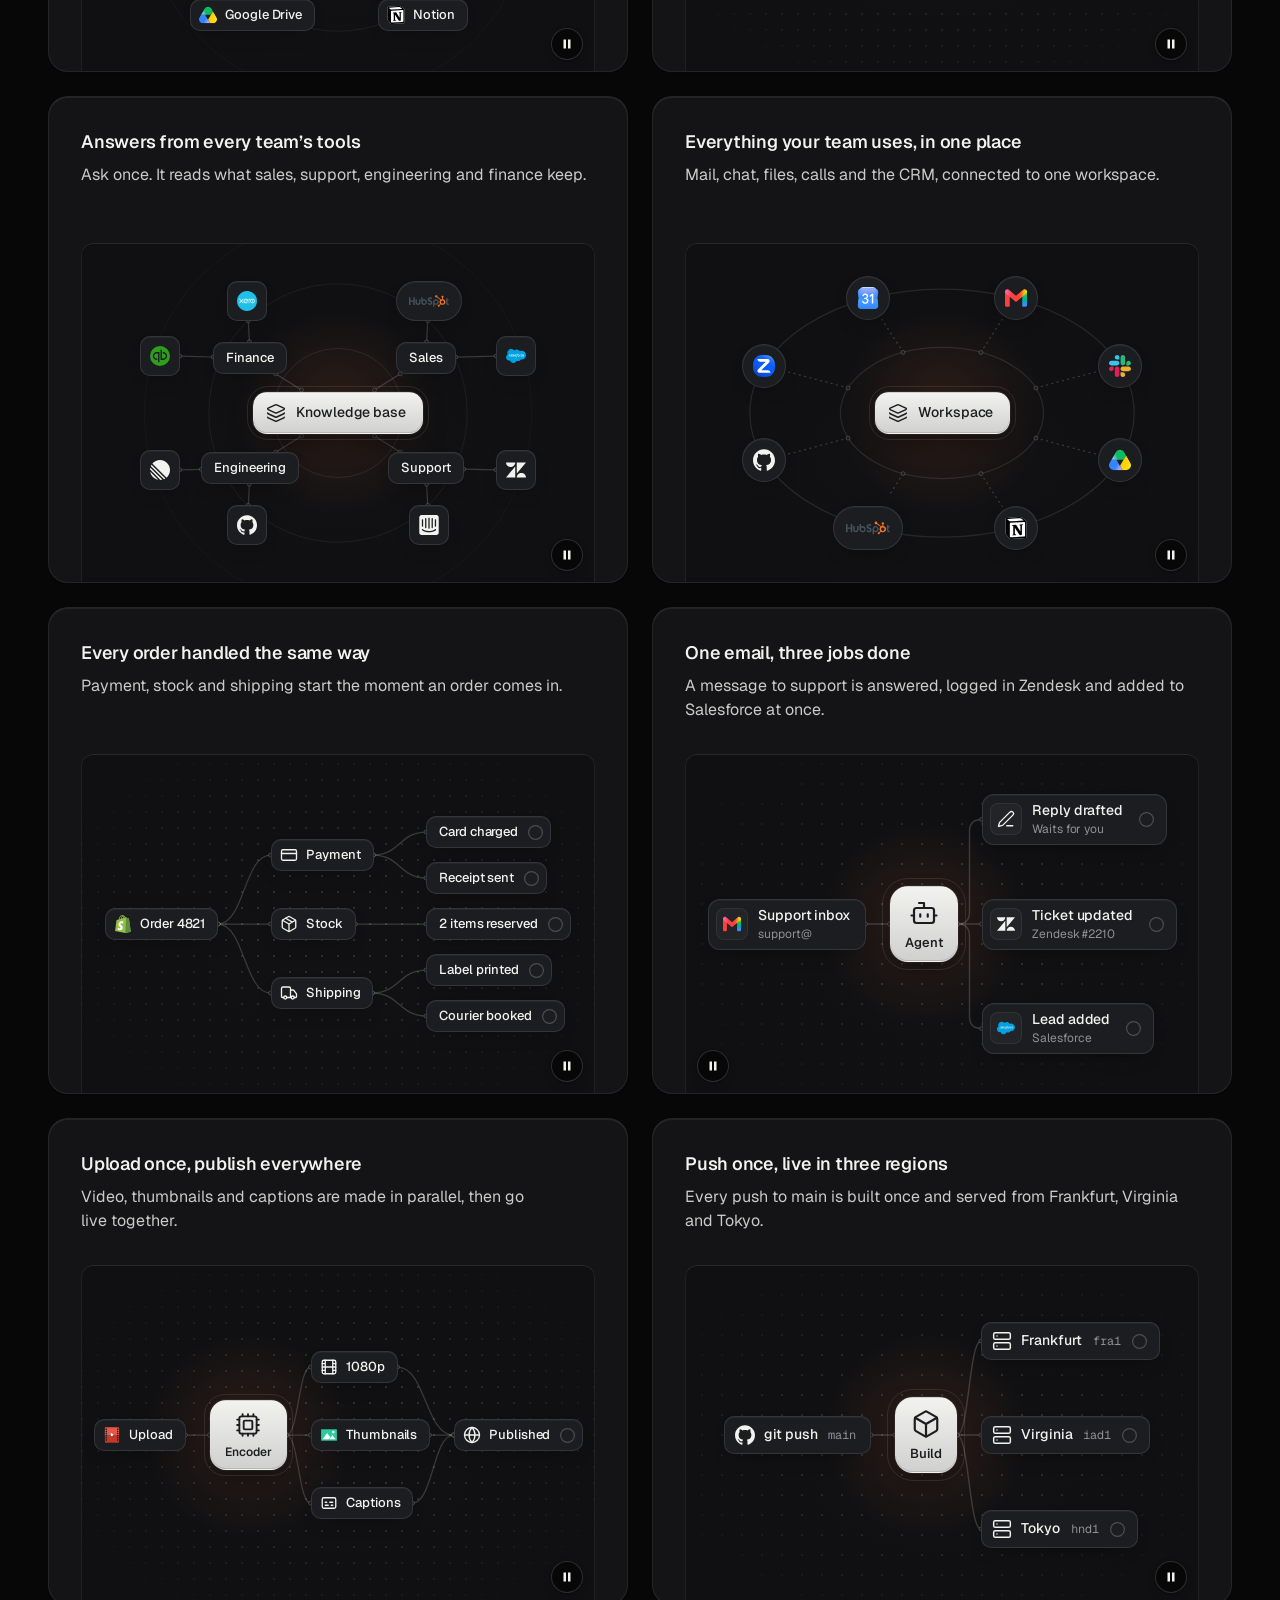
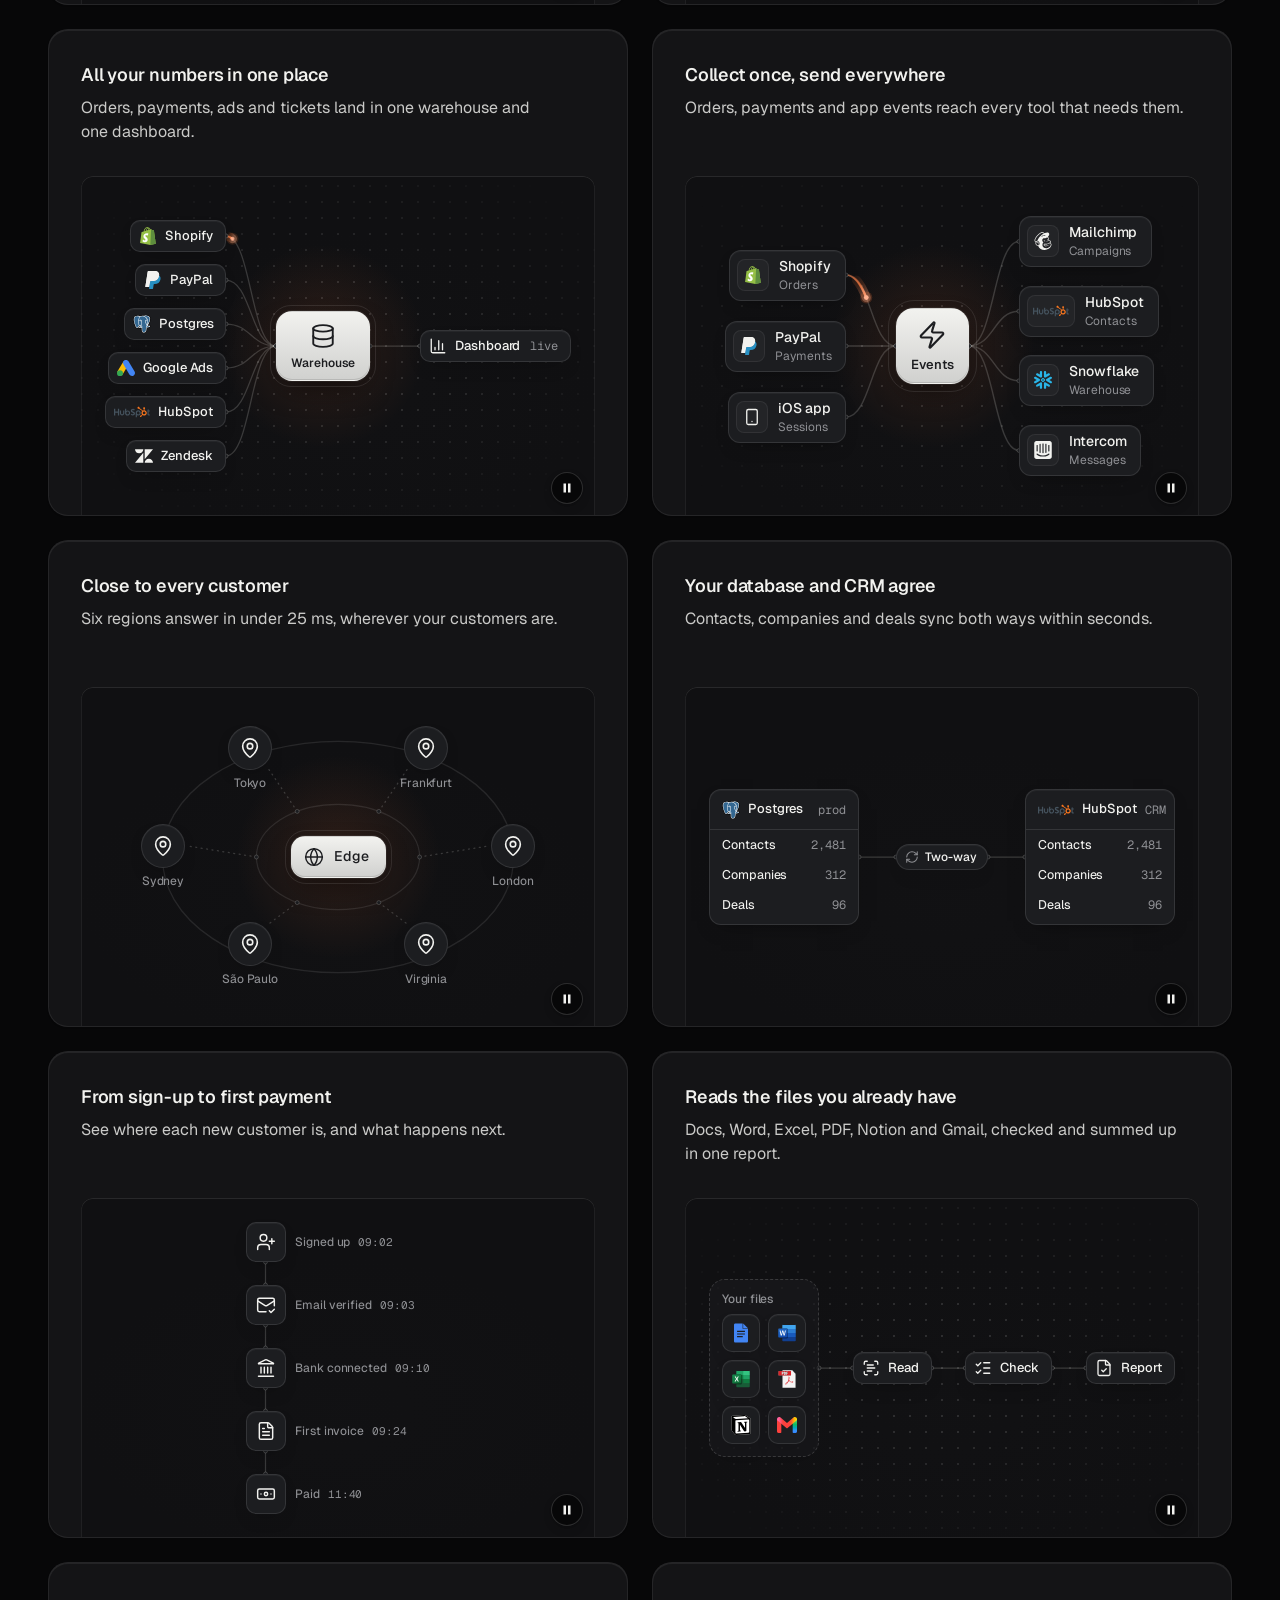
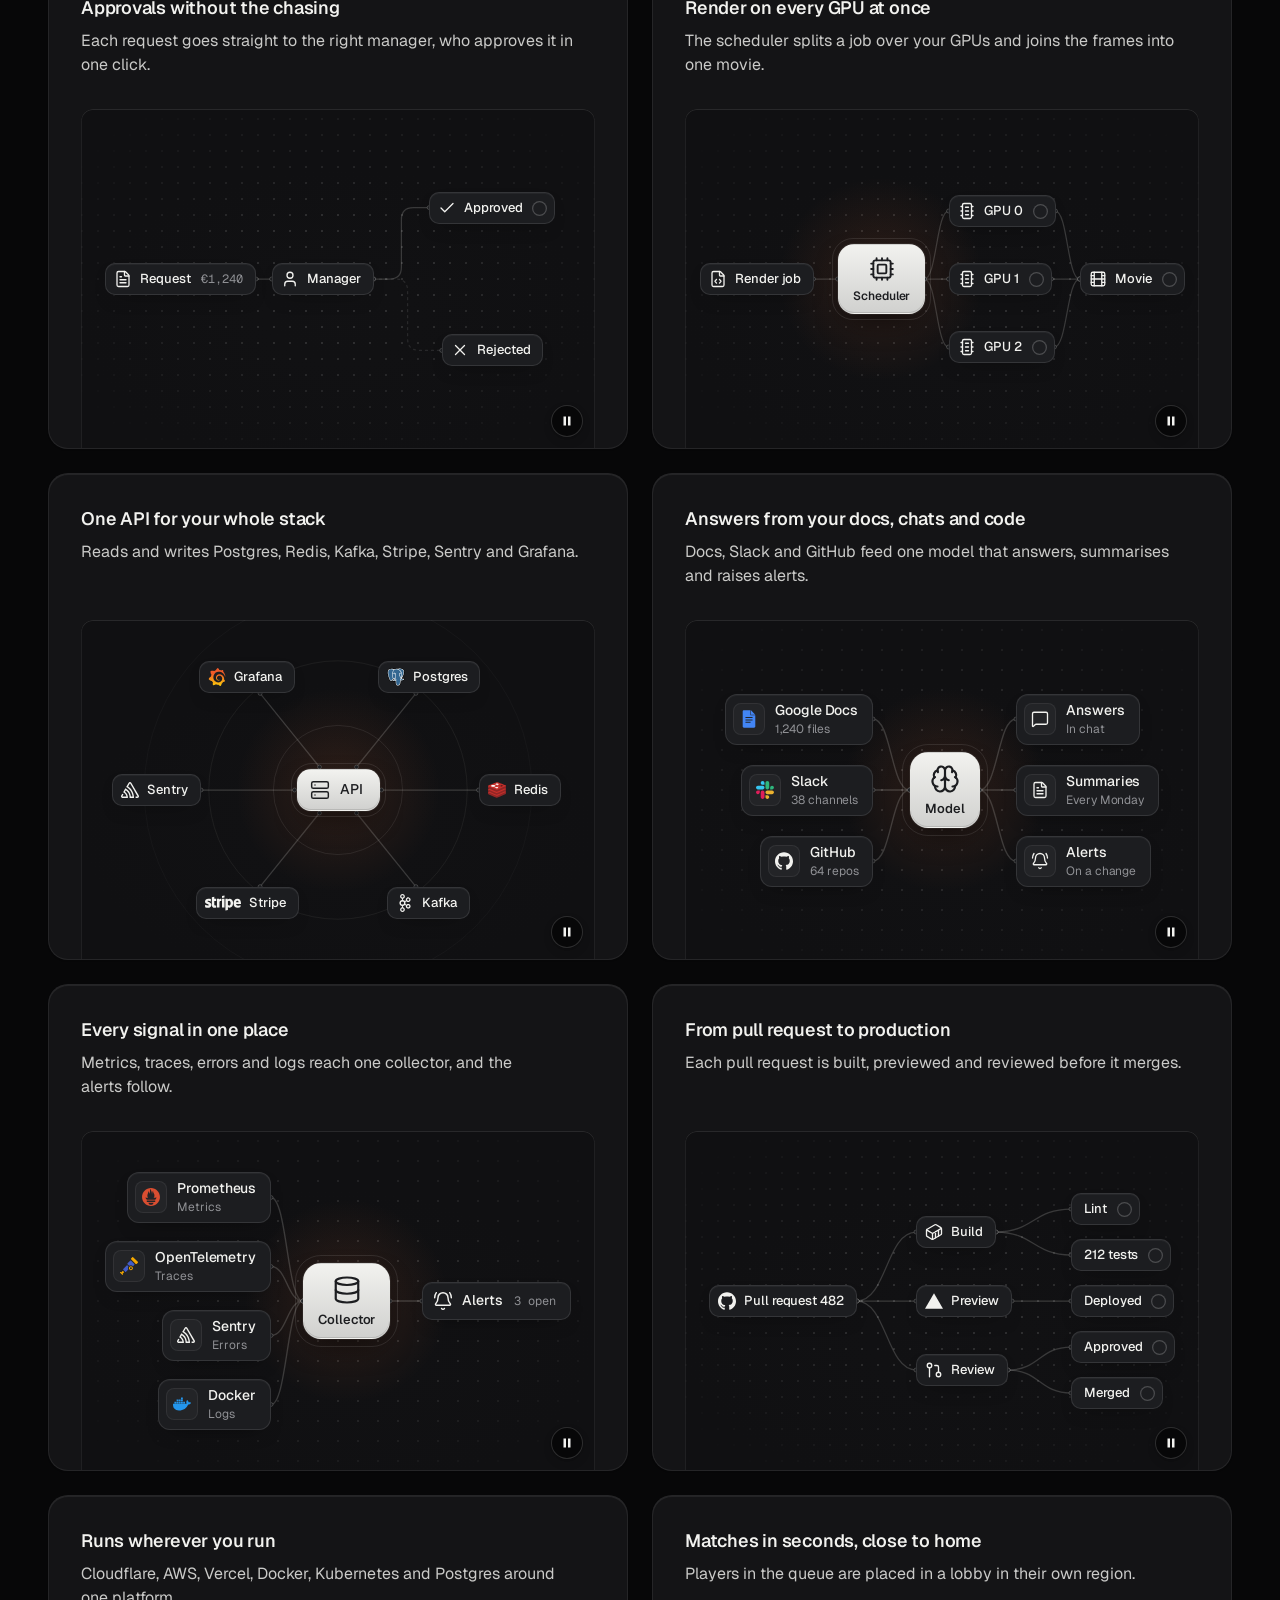
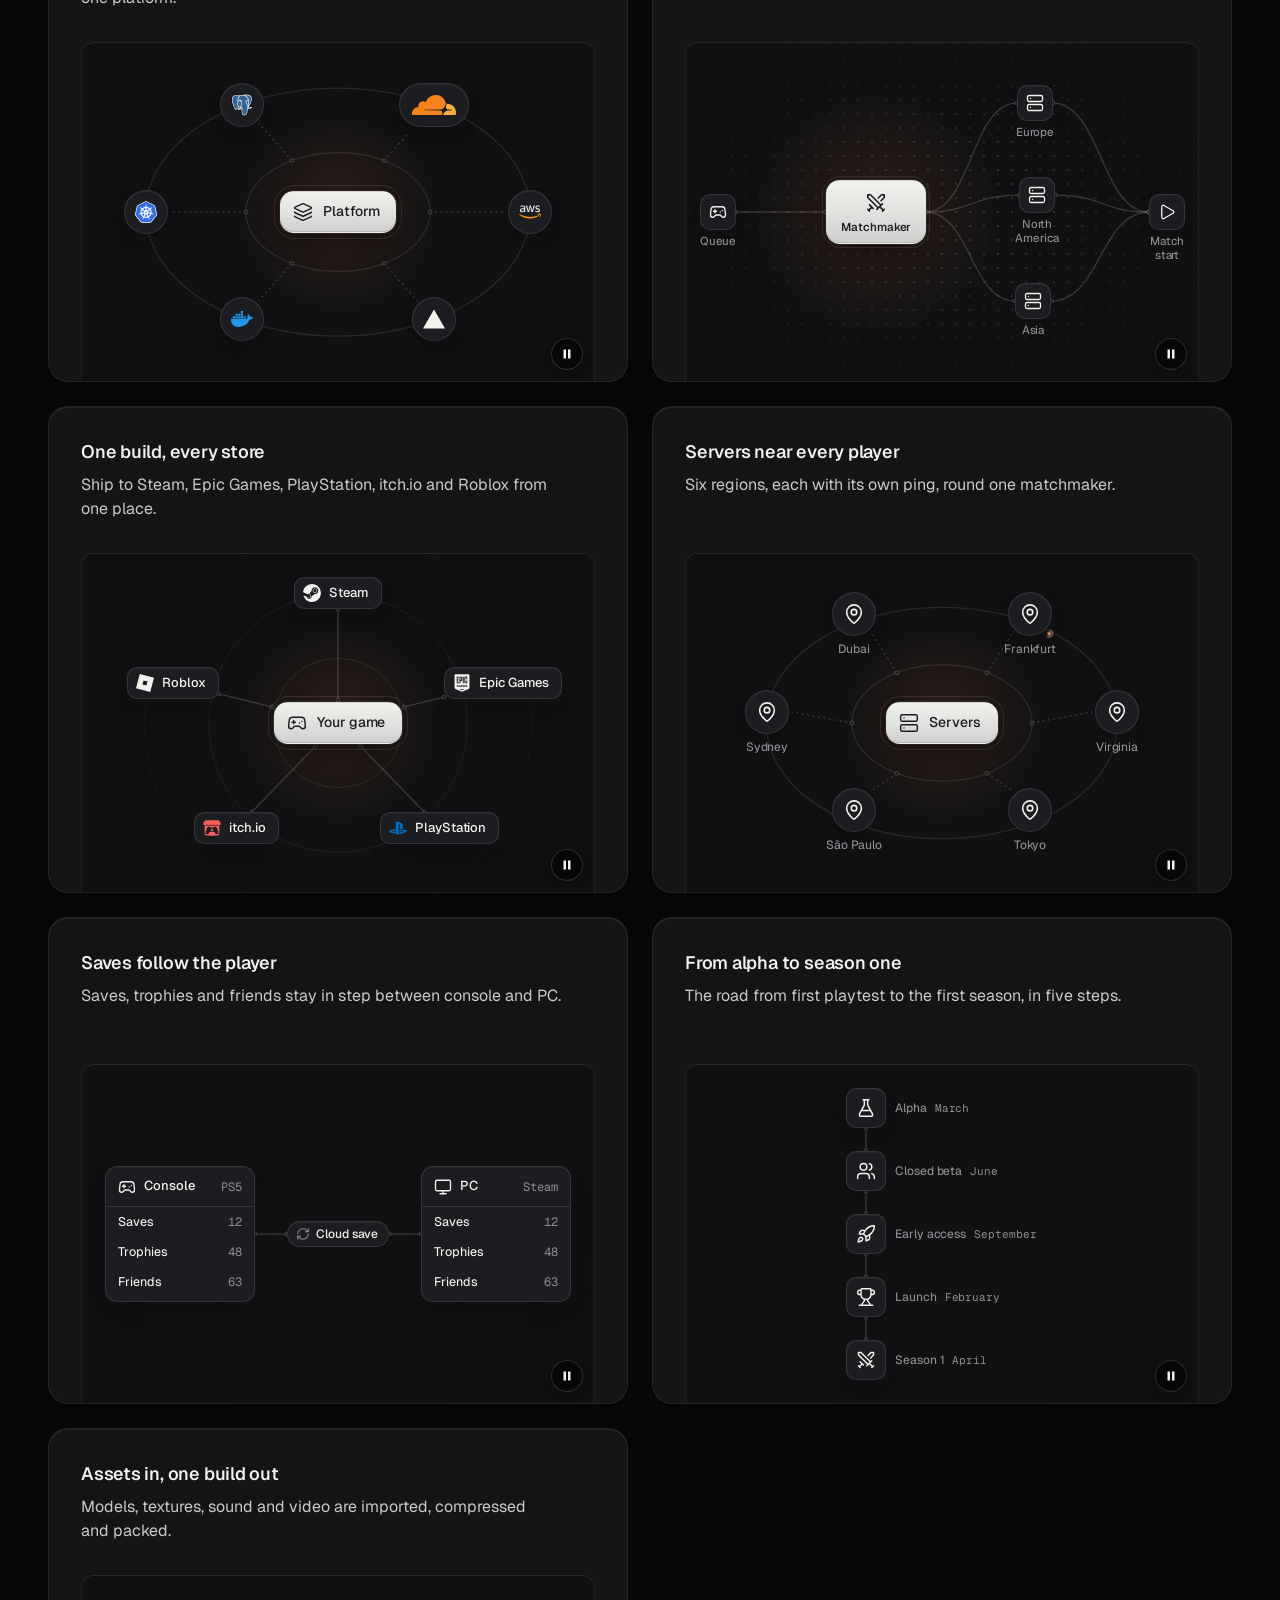
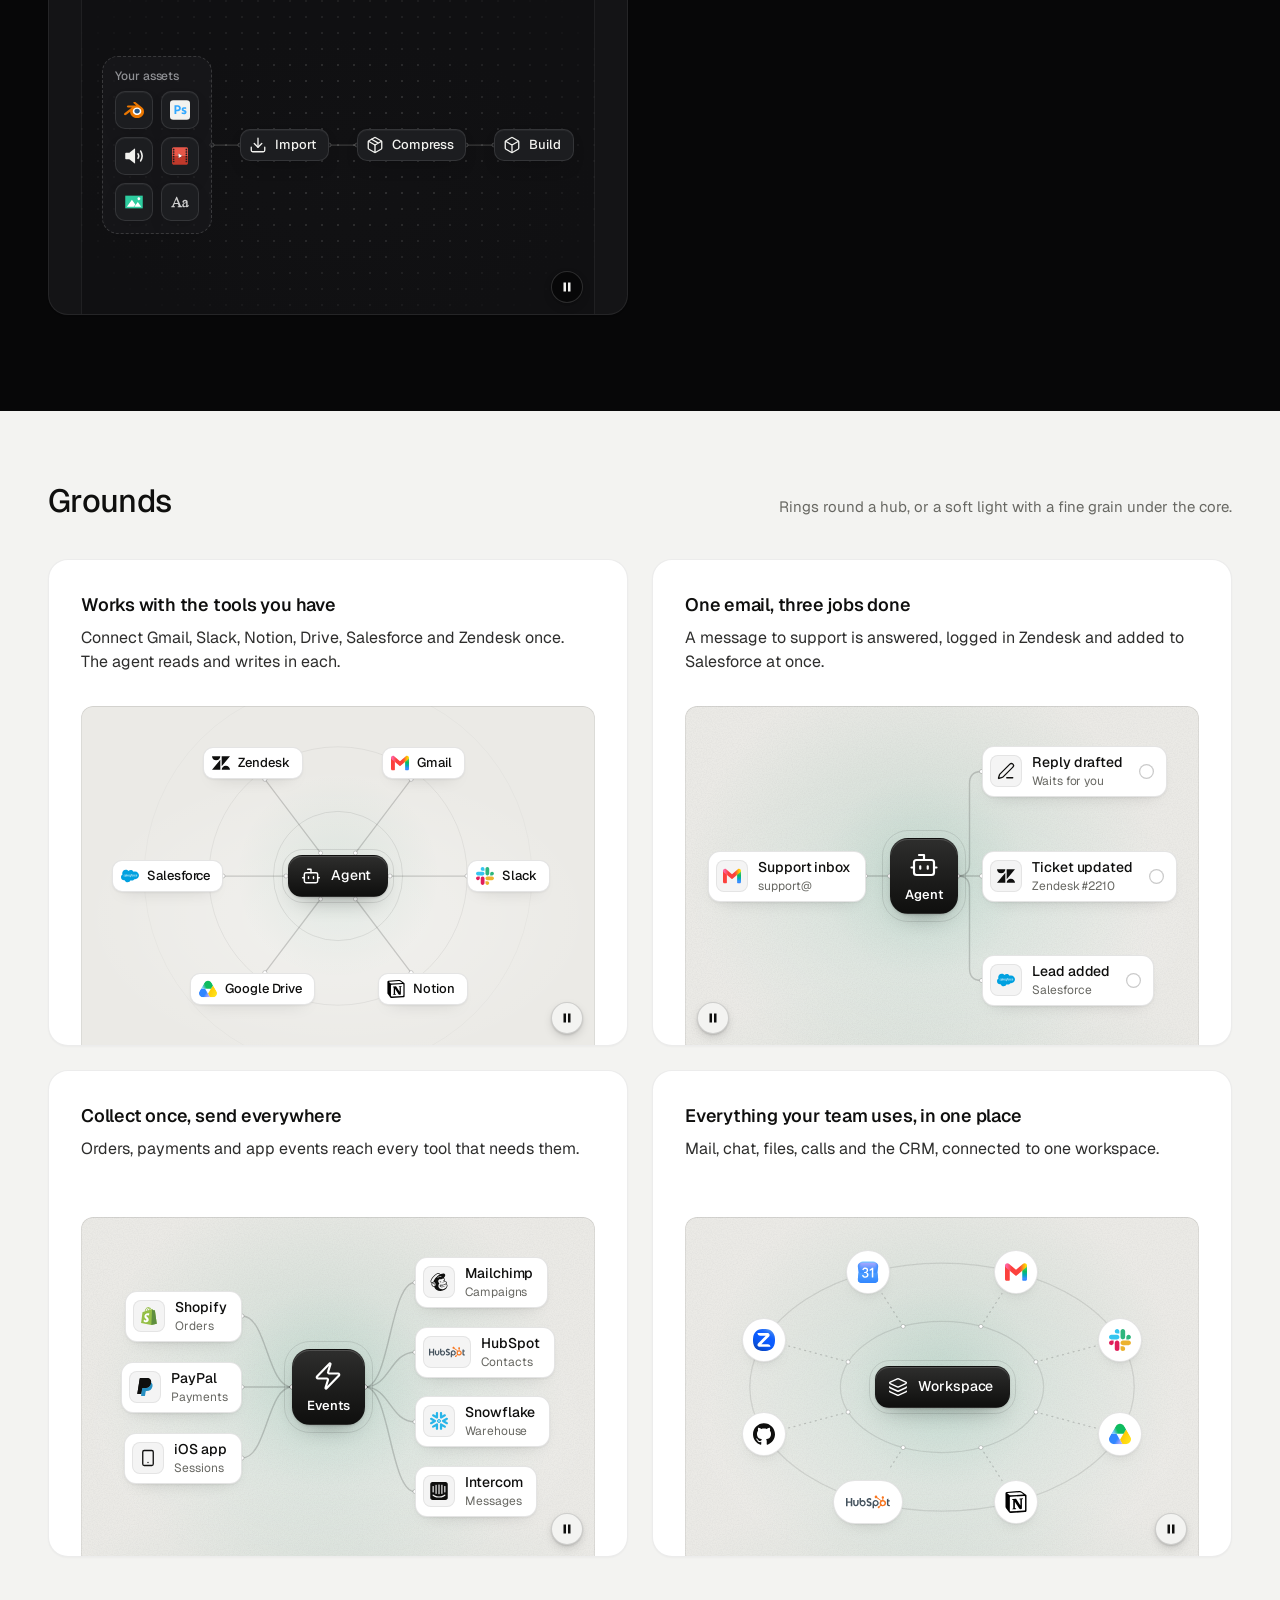
<file: .claude/skills/design-taste-frontend/assets/diagrams/demo.html>
<!doctype html>
<html lang="en">
<head>
<meta charset="utf-8">
<meta name="viewport" content="width=device-width, initial-scale=1">
<title>Diagrams</title>
<link rel="preconnect" href="https://fonts.googleapis.com">
<link rel="preconnect" href="https://fonts.gstatic.com" crossorigin>
<link href="https://fonts.googleapis.com/css2?family=Geist:wght@300..700&family=Geist+Mono:wght@400;500&display=swap" rel="stylesheet">
<link rel="stylesheet" href="../ui/cards.css">
<link rel="stylesheet" href="diagram.css">
<style>
  /* two page palettes (the same as assets/ui/cards.html); every colour of the cards and the diagrams
     comes from these */
  :root {
    --font-text: "Geist", system-ui, sans-serif;
    --font-display: "Geist", system-ui, sans-serif;
    --font-mono: "Geist Mono", ui-monospace, monospace;
  }
  [data-theme="light"] {
    --bg: #f3f3f1; --card: #ffffff; --ink: #0f0f0e; --muted: #686863; --accent: #e5531c; --accent-ink: #ffffff; --frag: #ffffff; --ground-bg: #ebeae6; --ground-accent: #dcd9d0;
  }
  [data-theme="light"][data-accent="blue"] { --accent: #2456e8; }
  [data-theme="light"][data-accent="green"] { --accent: #16825d; }
  [data-theme="dark"] {
    --bg: #070708; --card: #141416; --ink: #f2f2ef; --muted: #8f9094; --accent: #ff7a3c; --accent-ink: #120c08; --frag: #1c1d20; --ground-bg: #101012; --ground-accent: #232326;
  }
  [data-theme="dark"][data-accent="white"] { --accent: #f2f2ef; --accent-ink: #0b0b0c; }
  [data-theme="dark"][data-accent="green"] { --accent: #3ccf8e; --accent-ink: #06130d; }
  * { box-sizing: border-box; }
  html, body { margin: 0; }
  body { font-family: var(--font-text); background: #f3f3f1; color: #0f0f0e; -webkit-font-smoothing: antialiased; }
  .set { background: var(--bg); color: var(--ink); padding: 72px 0 96px; }
  .wrap { max-width: 1232px; margin: 0 auto; padding: 0 24px; }
  .head { display: flex; align-items: baseline; justify-content: space-between; gap: 24px; margin-bottom: 40px; }
  .head h2 { margin: 0; font: 500 32px/1.15 var(--font-display); letter-spacing: -0.02em; }
  .head p { margin: 0; color: var(--muted); font-size: 15px; max-width: 46ch; }
  .grid { display: grid; grid-template-columns: repeat(2, minmax(0, 1fr)); gap: 24px; }
  .grid--one { grid-template-columns: minmax(0, 1fr); }
  /* the panel heights of the brief: a card panel about 340 high, a section panel 560 */
  .card > .panel { --p-h: 340px; }
  .card--wide > .panel { --p-h: 560px; }
  .item { display: flex; flex-direction: column; gap: 10px; min-width: 0; }
  .item > .card { flex: 1; }
  .item > code { font: 400 12px/1 var(--font-mono); color: var(--muted); padding-left: 4px; }
  .top { background: #f3f3f1; border-bottom: 1px solid rgb(0 0 0 / .07); }
  .top .wrap { display: flex; align-items: center; gap: 16px; height: 60px; font-size: 14px; }
  .top b { font-weight: 560; }
  .top span { color: #686863; }
  /* a held moment (?dg=rest or mid) shows its end state at once, for screenshots */
  .dg-hold .dg *, .dg-hold .dg *::before, .dg-hold .dg *::after { transition: none !important; animation: none !important; }
  @media (max-width: 1023px) { .grid { grid-template-columns: minmax(0, 1fr); } }
  @media (max-width: 639px) {
    .set { padding: 48px 0 64px; }
    .wrap { padding: 0 16px; }
    .head { flex-direction: column; gap: 8px; margin-bottom: 28px; }
    .head h2 { font-size: 26px; }
    .card > .panel { --p-h: 300px; }
    .card--wide > .panel { --p-h: 420px; }
  }
</style>
</head>
<body data-icon-base="../icons/demo/">
<!-- icons load from ../icons/demo/ (every curated icon, written by scripts/icons.mjs fetch --all). A real page loads them from assets/icons/, filled once with:
     node scripts/icons.mjs scan index.html --out assets/icons -->
<header class="top"><div class="wrap"><b>Diagrams</b><span>diagram.js with presets.json: node-and-line visuals for a card or a section. <a href="lab.html">Open the builder</a></span></div></header>
<main id="sets"></main>

<script type="module">
  import dg from './diagram.js';

  // plain card copy for the demo only (a page writes its own)
  const COPY = {
    'hub-tools': ['Works with the tools you have', 'Connect Gmail, Slack, Notion, Drive, Salesforce and Zendesk once. The agent reads and writes in each.'],
    'hub-branches': ['Searches every file you own', 'One search across Drive, Notion, GitHub and Gmail, down to the single document.'],
    'hub-web': ['Answers from every team’s tools', 'Ask once. It reads what sales, support, engineering and finance keep.'],
    'ring-apps': ['Everything your team uses, in one place', 'Mail, chat, files, calls and the CRM, connected to one workspace.'],
    'tree-orders': ['Every order handled the same way', 'Payment, stock and shipping start the moment an order comes in.'],
    'lanes-agent': ['One email, three jobs done', 'A message to support is answered, logged in Zendesk and added to Salesforce at once.'],
    'lanes-media': ['Upload once, publish everywhere', 'Video, thumbnails and captions are made in parallel, then go live together.'],
    'lanes-deploy': ['Push once, live in three regions', 'Every push to main is built once and served from Frankfurt, Virginia and Tokyo.'],
    'fanin-warehouse': ['All your numbers in one place', 'Orders, payments, ads and tickets land in one warehouse and one dashboard.'],
    'bowtie-events': ['Collect once, send everywhere', 'Orders, payments and app events reach every tool that needs them.'],
    'ring-regions': ['Close to every customer', 'Six regions answer in under 25 ms, wherever your customers are.'],
    'sync-crm': ['Your database and CRM agree', 'Contacts, companies and deals sync both ways within seconds.'],
    'timeline-onboarding': ['From sign-up to first payment', 'See where each new customer is, and what happens next.'],
    'grid-documents': ['Reads the files you already have', 'Docs, Word, Excel, PDF, Notion and Gmail, checked and summed up in one report.'],
    'free-approval': ['Approvals without the chasing', 'Each request goes straight to the right manager, who approves it in one click.'],
    'lanes-render': ['Render on every GPU at once', 'The scheduler splits a job over your GPUs and joins the frames into one movie.'],
    'hub-stack': ['One API for your whole stack', 'Reads and writes Postgres, Redis, Kafka, Stripe, Sentry and Grafana.'],
    'bowtie-model': ['Answers from your docs, chats and code', 'Docs, Slack and GitHub feed one model that answers, summarises and raises alerts.'],
    'fanin-telemetry': ['Every signal in one place', 'Metrics, traces, errors and logs reach one collector, and the alerts follow.'],
    'tree-release': ['From pull request to production', 'Each pull request is built, previewed and reviewed before it merges.'],
    'ring-edge': ['Runs wherever you run', 'Cloudflare, AWS, Vercel, Docker, Kubernetes and Postgres around one platform.'],
    'lanes-matchmaking': ['Matches in seconds, close to home', 'Players in the queue are placed in a lobby in their own region.'],
    'hub-stores': ['One build, every store', 'Ship to Steam, Epic Games, PlayStation, itch.io and Roblox from one place.'],
    'ring-servers': ['Servers near every player', 'Six regions, each with its own ping, round one matchmaker.'],
    'sync-saves': ['Saves follow the player', 'Saves, trophies and friends stay in step between console and PC.'],
    'timeline-season': ['From alpha to season one', 'The road from first playtest to the first season, in five steps.'],
    'grid-assets': ['Assets in, one build out', 'Models, textures, sound and video are imported, compressed and packed.'],
  };
  const q = new URLSearchParams(location.search);
  const only = q.get('ids') ? q.get('ids').split(',') : null;
  const themes = q.get('theme') ? q.get('theme').split(',') : ['light', 'dark'];
  const type = q.get('type');                // software | tech | gaming | product | service
  const show = q.get('show') || 'all';      // all | cards | grounds | sections
  const groundAll = q.get('ground');         // ?ground=glow tries one ground on every card

  const presets = await dg.presets();
  const ids = Object.keys(presets).filter(id => (!only || only.includes(id)) && (!type || (presets[id].types || []).includes(type)));
  const root = document.getElementById('sets');

  const card = (id, cls = '', opts = null) => {
    const [t, p] = COPY[id] || [id, ''];
    const wrap = document.createElement('div');
    wrap.className = 'item';
    const a = document.createElement('article');
    a.className = 'card card--row ' + cls;
    a.innerHTML = `<h3></h3><p></p><div class="panel"><div class="dg" data-diagram="${id}"></div></div>`;
    a.querySelector('h3').textContent = t;
    a.querySelector('p').textContent = p;
    const o = { ...(opts || {}), ...(groundAll ? { ground: groundAll } : {}) };
    if (Object.keys(o).length) a.querySelector('.dg').dataset.diagramOpts = JSON.stringify(o);
    a.dataset.preset = id;
    wrap.append(a);
    if (q.get('labels')) { const code = document.createElement('code'); code.textContent = id + (o.ground ? ` · ground ${o.ground}` : ''); wrap.append(code); }
    return wrap;
  };
  const set = (theme, title, text, list, wideCards, accent) => {
    const sec = document.createElement('section');
    sec.className = 'set';
    sec.dataset.theme = theme;
    if (accent) sec.dataset.accent = accent;
    sec.innerHTML = `<div class="wrap"><div class="head"><h2></h2><p></p></div><div class="grid${wideCards ? ' grid--one' : ''}"></div></div>`;
    sec.querySelector('h2').textContent = title;
    sec.querySelector('.head p').textContent = text;
    const grid = sec.querySelector('.grid');
    list.forEach(x => { const [id, o] = Array.isArray(x) ? x : [x, null]; if (presets[id]) grid.appendChild(card(id, wideCards ? 'card--wide' : '', o)); });
    root.appendChild(sec);
  };
  if (show === 'all' || show === 'cards') {
    if (themes.includes('light')) set('light', 'In a card', 'Every preset in a feature card, its panel about 540 by 340.', ids);
    if (themes.includes('dark')) set('dark', 'On a dark page', 'The same presets on the dark palette. The light is the accent.', ids);
  }
  if (show === 'all' || show === 'grounds') {
    const g = [['hub-tools', { ground: 'rings' }], ['lanes-agent', { ground: 'glow' }], ['bowtie-events', { ground: 'glow dots' }], ['ring-apps', { ground: 'glow' }]]
      .filter(([id]) => !only || only.includes(id));
    if (themes.includes('light')) set('light', 'Grounds', 'Rings round a hub, or a soft light with a fine grain under the core.', g, false, 'green');
    if (themes.includes('dark')) set('dark', 'Grounds, dark', 'The same grounds on the dark palette.', g, false, 'green');
  }
  if (show === 'all' || show === 'sections') {
    const wl = ['lanes-agent', 'bowtie-events'].filter(id => !only || only.includes(id));
    const wd = ['hub-branches', 'sync-crm'].filter(id => !only || only.includes(id));
    if (themes.includes('light')) set('light', 'In a section', 'The same specs at section size, about 1170 by 560. Nodes with a line become cards.', wl, true, 'blue');
    if (themes.includes('dark')) set('dark', 'Section, dark', 'A white light on the dark palette.', wd, true, 'white');
  }

  const all = await dg.auto(document);
  window.__dg = all;
  await document.fonts.ready;
  await dg.ready();
  // ?dg=rest holds every diagram at rest, ?dg=mid at its busiest moment (screenshots)
  const hold = q.get('dg');
  if (hold) { document.documentElement.classList.add('dg-hold'); all.forEach(d => d.seek(hold === 'rest' ? d.T - 0.05 : d.stillT)); }
  requestAnimationFrame(() => { document.documentElement.dataset.ready = '1'; });
</script>
</body>
</html>
</file>
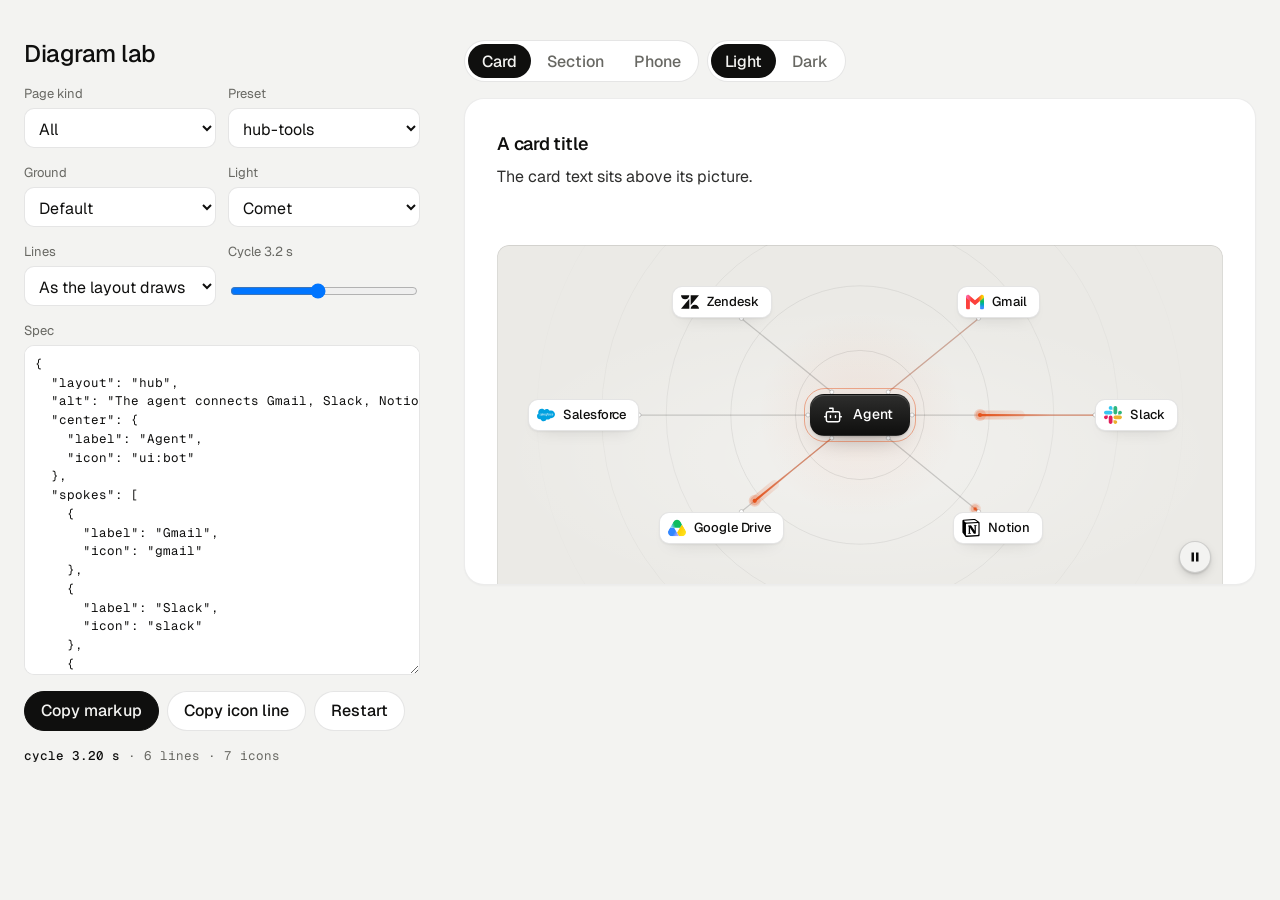
<file: .claude/skills/design-taste-frontend/assets/diagrams/lab.html>
<!doctype html>
<html lang="en">
<head>
<meta charset="utf-8">
<meta name="viewport" content="width=device-width, initial-scale=1">
<title>Diagram lab</title>
<link rel="preconnect" href="https://fonts.googleapis.com">
<link rel="preconnect" href="https://fonts.gstatic.com" crossorigin>
<link href="https://fonts.googleapis.com/css2?family=Geist:wght@300..700&family=Geist+Mono:wght@400;500&display=swap" rel="stylesheet">
<link rel="stylesheet" href="../ui/cards.css">
<link rel="stylesheet" href="diagram.css">
<style>
  /* The builder: pick a preset, change the JSON or the controls, see the card at once, copy the markup. Not part of a page. */
  :root { --font-text: "Geist", system-ui, sans-serif; --font-display: "Geist", system-ui, sans-serif; --font-mono: "Geist Mono", ui-monospace, monospace; }
  [data-theme="light"] { --bg: #f3f3f1; --card: #ffffff; --ink: #0f0f0e; --muted: #686863; --accent: #e5531c; --accent-ink: #ffffff; --frag: #ffffff; --ground-bg: #ebeae6; --ground-accent: #dcd9d0; --line: rgb(0 0 0 / .1); --field: #ffffff; }
  [data-theme="light"][data-accent="blue"] { --accent: #2456e8; }
  [data-theme="light"][data-accent="green"] { --accent: #16825d; }
  [data-theme="dark"] { --bg: #070708; --card: #141416; --ink: #f2f2ef; --muted: #8f9094; --accent: #ff7a3c; --accent-ink: #120c08; --frag: #1c1d20; --ground-bg: #101012; --ground-accent: #232326; --line: rgb(255 255 255 / .12); --field: #101012; }
  [data-theme="dark"][data-accent="white"] { --accent: #f2f2ef; --accent-ink: #0b0b0c; }
  [data-theme="dark"][data-accent="green"] { --accent: #3ccf8e; --accent-ink: #06130d; }
  * { box-sizing: border-box; }
  html, body { margin: 0; }
  body { font-family: var(--font-text); background: var(--bg); color: var(--ink); -webkit-font-smoothing: antialiased; min-height: 100vh; }
  .lab { display: grid; gap: 32px; max-width: 1440px; margin: 0 auto; padding: 32px 24px 64px; }
  .side { display: grid; gap: 16px; align-content: start; min-width: 0; }
  .side h1 { margin: 0; font: 500 24px/1.2 var(--font-display); letter-spacing: -0.02em; }
  .row { display: grid; gap: 6px; }
  .row > label, .row > .lbl { font-size: 13px; color: var(--muted); }
  .two { display: grid; grid-template-columns: 1fr 1fr; gap: 12px; }
  select, textarea, button, input[type=range] { font: inherit; color: inherit; }
  select, textarea { width: 100%; background: var(--field); border: 1px solid var(--line); border-radius: 10px; padding: 9px 10px; }
  select { height: 40px; }
  textarea { min-height: 360px; resize: vertical; font: 400 12.5px/1.5 var(--font-mono); white-space: pre; tab-size: 2; }
  textarea.is-bad { border-color: #c4321c; }
  .btns { display: flex; flex-wrap: wrap; gap: 8px; }
  button.b { height: 40px; padding: 0 16px; border-radius: 999px; border: 1px solid var(--line); background: var(--card); cursor: pointer; font-weight: 500; }
  button.b:hover { border-color: var(--ink); }
  button.b--main { background: var(--ink); color: var(--bg); border-color: var(--ink); }
  .out { font: 400 12.5px/1.5 var(--font-mono); color: var(--muted); overflow-wrap: anywhere; min-height: 1.5em; }
  .out b { color: var(--ink); font-weight: 500; }
  .out .bad { color: #c4321c; }
  .lb-stage { min-width: 0; display: grid; align-content: start; gap: 16px; }
  .lb-stage .card > .panel { --p-h: 340px; }
  .lb-stage .card--wide > .panel { --p-h: 560px; }
  .lb-stage .card--phone { max-width: 390px; }
  .lb-stage .card--phone > .panel { --p-h: 300px; }
  .seg { display: inline-flex; border: 1px solid var(--line); border-radius: 999px; padding: 3px; gap: 2px; background: var(--card); width: fit-content; }
  .seg button { height: 34px; padding: 0 14px; border: 0; background: none; border-radius: 999px; cursor: pointer; font-weight: 500; color: var(--muted); }
  .seg button[aria-pressed="true"] { background: var(--ink); color: var(--bg); }
  @media (min-width: 1024px) { .lab { grid-template-columns: 400px minmax(0, 1fr); gap: 40px; padding-top: 40px; } textarea { min-height: 330px; } .side { position: sticky; top: 24px; max-height: calc(100vh - 48px); overflow: auto; padding-right: 4px; } }
  @media (max-width: 639px) { .lab { padding: 24px 16px 48px; } }
</style>
</head>
<body data-theme="light" data-icon-base="../icons/demo/">
<div class="lab">
  <aside class="side">
    <h1>Diagram lab</h1>
    <div class="two">
      <div class="row"><label for="type">Page kind</label><select id="type"><option value="">All</option><option>software</option><option>tech</option><option>gaming</option><option>product</option><option>service</option></select></div>
      <div class="row"><label for="preset">Preset</label><select id="preset"></select></div>
    </div>
    <div class="two">
      <div class="row"><label for="ground">Ground</label><select id="ground"><option value="">Default</option><option>dots</option><option>rings</option><option>grid</option><option>glow</option><option>glow dots</option><option>glow rings</option><option>none</option></select></div>
      <div class="row"><label for="pulse">Light</label><select id="pulse"><option value="">Comet</option><option>dot</option><option>none</option></select></div>
    </div>
    <div class="two">
      <div class="row"><label for="curve">Lines</label><select id="curve"><option value="">As the layout draws them</option><option>curve</option><option>elbow</option><option>swirl</option></select></div>
      <div class="row"><label for="cycle">Cycle <span id="cycleV">3.2 s</span></label><input id="cycle" type="range" min="2.5" max="4" step="0.1" value="3.2"></div>
    </div>
    <div class="row"><label for="json">Spec</label><textarea id="json" spellcheck="false"></textarea></div>
    <div class="btns">
      <button class="b b--main" id="copy" type="button">Copy markup</button>
      <button class="b" id="copyIcons" type="button">Copy icon line</button>
      <button class="b" id="restart" type="button">Restart</button>
    </div>
    <div class="out" id="info"></div>
  </aside>
  <main class="lb-stage">
    <div class="btns">
      <div class="seg" id="size" role="group" aria-label="Size"><button type="button" data-v="card" aria-pressed="true">Card</button><button type="button" data-v="section" aria-pressed="false">Section</button><button type="button" data-v="phone" aria-pressed="false">Phone</button></div>
      <div class="seg" id="theme" role="group" aria-label="Palette"><button type="button" data-v="light" aria-pressed="true">Light</button><button type="button" data-v="dark" aria-pressed="false">Dark</button></div>
    </div>
    <article class="card card--row" id="card"><h3 id="ct"></h3><p id="cp"></p><div class="panel"><div class="dg" id="dg"></div></div></article>
  </main>
</div>
<script type="module">
  import dg from './diagram.js';
  const $ = id => document.getElementById(id);
  const presets = await dg.presets();
  const base = new URL('../icons/demo/', location.href).href;
  const q = new URLSearchParams(location.search);
  let spec = null, d = null, size = 'card';

  const names = type => Object.keys(presets).filter(k => !type || (presets[k].types || []).includes(type));
  const fillPresets = () => { $('preset').innerHTML = names($('type').value).map(k => `<option>${k}</option>`).join(''); };
  const load = id => { spec = JSON.parse(JSON.stringify(presets[id])); delete spec.types; $('json').value = JSON.stringify(spec, null, 2); sync(); };
  const first = n => (spec.center || spec.core || spec.input || spec.root || spec.left || {}).label || n;

  function iconIds(o, out = new Set()) {
    if (Array.isArray(o)) o.forEach(x => iconIds(x, out));
    else if (o && typeof o === 'object') for (const k in o) { if (k === 'icon' && typeof o[k] === 'string' && !/^text:|[/.]/.test(o[k])) out.add(o[k]); else iconIds(o[k], out); }
    return out;
  }
  function markup() {
    const j = JSON.stringify(spec);
    return /'/.test(j)
      ? `<div class="panel"><div class="dg" data-diagram><script type="application/json">${j}<\/script></div></div>`
      : `<div class="panel"><div class="dg" data-diagram='${j}'></div></div>`;
  }
  function paint() {
    const card = $('card');
    card.classList.toggle('card--wide', size === 'section');
    card.classList.toggle('card--phone', size === 'phone');
    const s = JSON.parse(JSON.stringify(spec));
    if (size === 'section') s.size = 'section';
    $('ct').textContent = 'A card title';
    $('cp').textContent = 'The card text sits above its picture.';
    const el = $('dg');
    d = dg.mount(el, s, { iconBase: base });
    const ids = [...iconIds(spec)];
    setTimeout(() => {
      $('info').innerHTML = `<b>cycle ${d.T ? d.T.toFixed(2) : '-'} s</b> · ${d.E ? d.E.filter(e => e.lit).length : 0} lines · ${ids.length} icons`;
    }, 400);
  }
  function sync() {
    try { spec = JSON.parse($('json').value); $('json').classList.remove('is-bad'); } catch (e) { $('json').classList.add('is-bad'); $('info').innerHTML = `<span class="bad">${e.message}</span>`; return; }
    paint();
  }
  // a control writes into the spec and the textarea
  function setField(path, v) {
    try { spec = JSON.parse($('json').value); } catch { return; }
    const [a, b] = path.split('.');
    if (b) { spec[a] = spec[a] || {}; if (v === '' || v == null) delete spec[a][b]; else spec[a][b] = v; if (!Object.keys(spec[a]).length) delete spec[a]; }
    else if (v === '' || v == null) delete spec[a]; else spec[a] = v;
    $('json').value = JSON.stringify(spec, null, 2);
    sync();
  }
  $('type').onchange = () => { fillPresets(); load($('preset').value); };
  $('preset').onchange = () => { $('ground').value = $('pulse').value = $('curve').value = ''; $('cycle').value = 3.2; $('cycleV').textContent = '3.2 s'; load($('preset').value); };
  $('ground').onchange = () => setField('ground', $('ground').value);
  $('pulse').onchange = () => setField('motion.pulse', $('pulse').value);
  $('curve').onchange = () => setField('curve', $('curve').value);
  $('cycle').oninput = () => { $('cycleV').textContent = (+$('cycle').value).toFixed(1) + ' s'; setField('motion.cycle', +$('cycle').value === 3.2 ? '' : +$('cycle').value); };
  let t0; $('json').oninput = () => { clearTimeout(t0); t0 = setTimeout(sync, 350); };
  $('restart').onclick = () => d && d.restart && d.restart();
  const copy = async (text, btn, label) => { try { await navigator.clipboard.writeText(text); btn.textContent = 'Copied'; } catch { btn.textContent = 'Copy failed'; } setTimeout(() => (btn.textContent = label), 1400); };
  $('copy').onclick = () => copy(markup(), $('copy'), 'Copy markup');
  $('copyIcons').onclick = () => copy(`node <skill>/scripts/icons.mjs fetch ${[...iconIds(spec)].join(' ')} --out assets/icons`, $('copyIcons'), 'Copy icon line');
  for (const [id, key] of [['size', 'size'], ['theme', 'theme']]) {
    $(id).onclick = ev => {
      const b = ev.target.closest('button'); if (!b) return;
      [...$(id).children].forEach(x => x.setAttribute('aria-pressed', String(x === b)));
      if (key === 'size') { size = b.dataset.v; paint(); } else document.body.dataset.theme = b.dataset.v;
    };
  }
  if (q.get('type')) $('type').value = q.get('type');
  fillPresets();
  if (q.get('preset') && presets[q.get('preset')]) $('preset').value = q.get('preset');
  if (q.get('theme') === 'dark') { document.body.dataset.theme = 'dark'; $('theme').children[1].click(); }
  load($('preset').value);
  window.__lab = { get d() { return d; } };
</script>
</body>
</html>
</file>
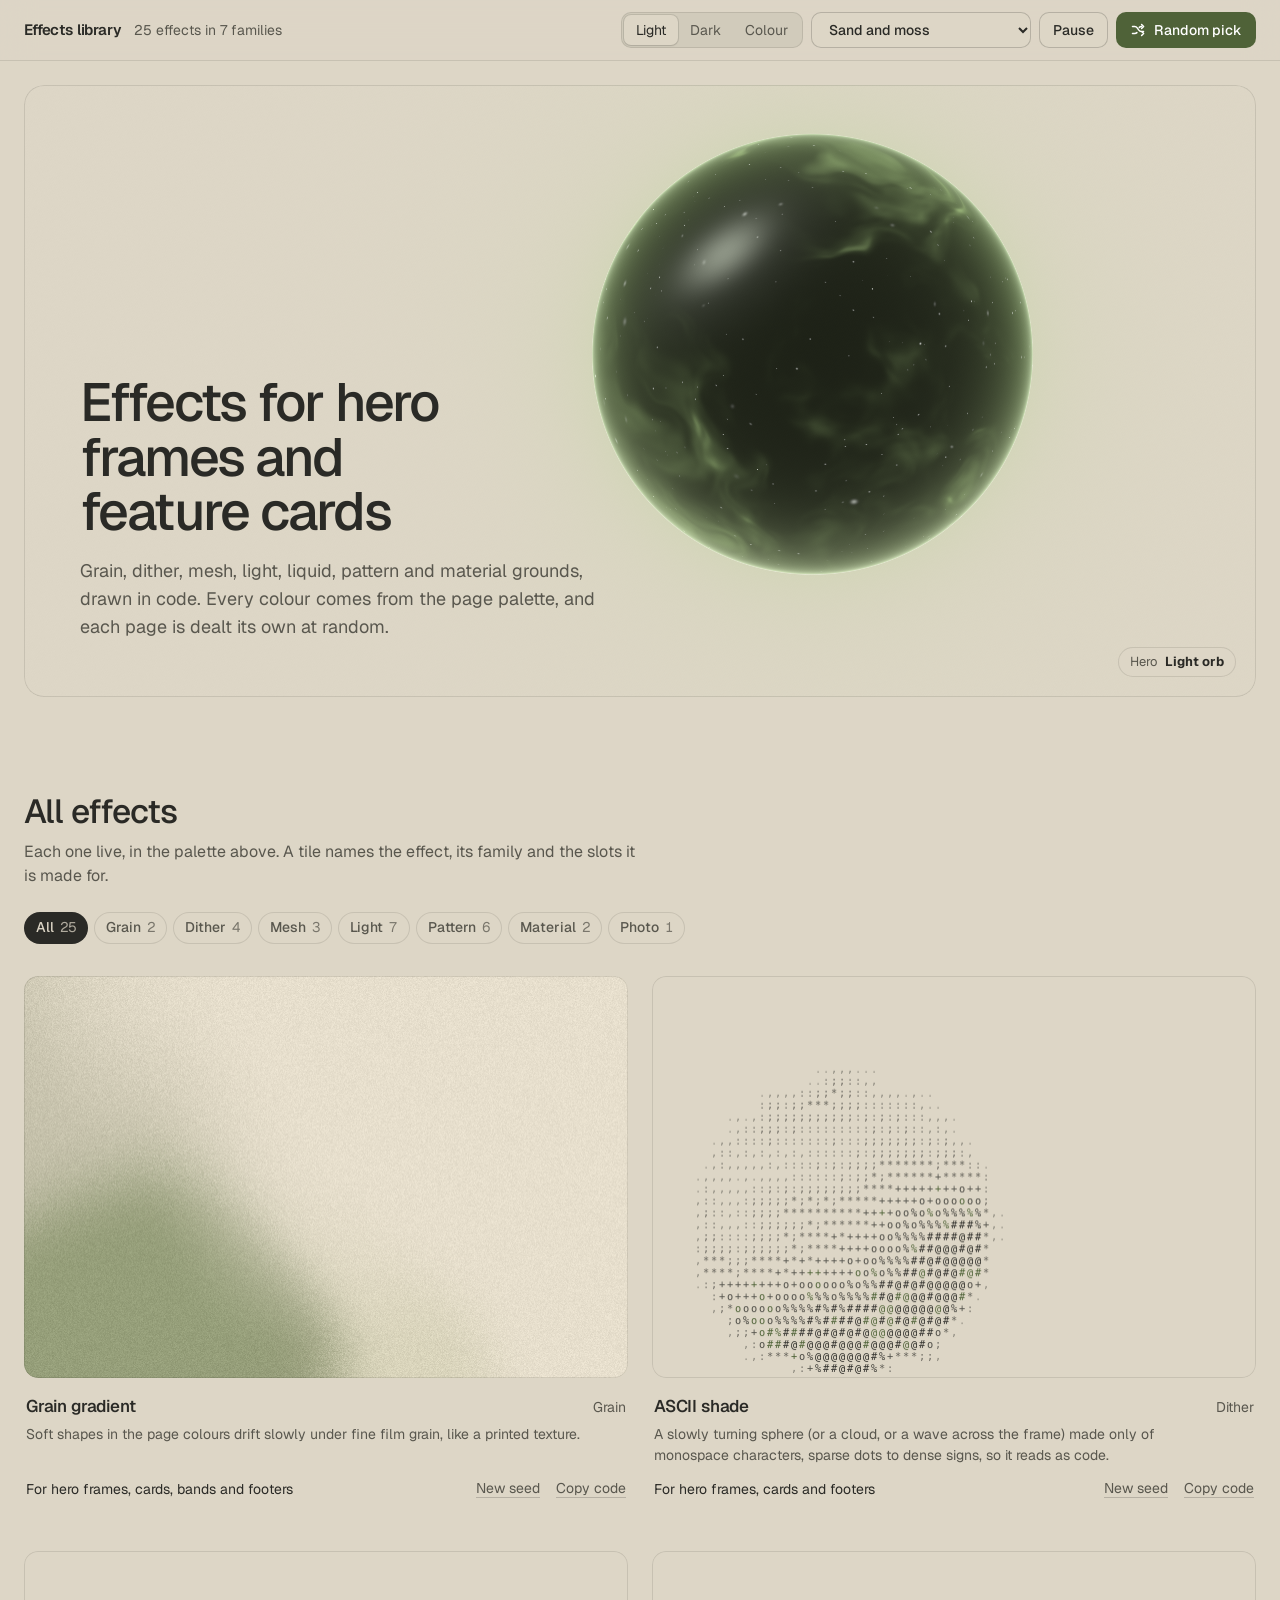
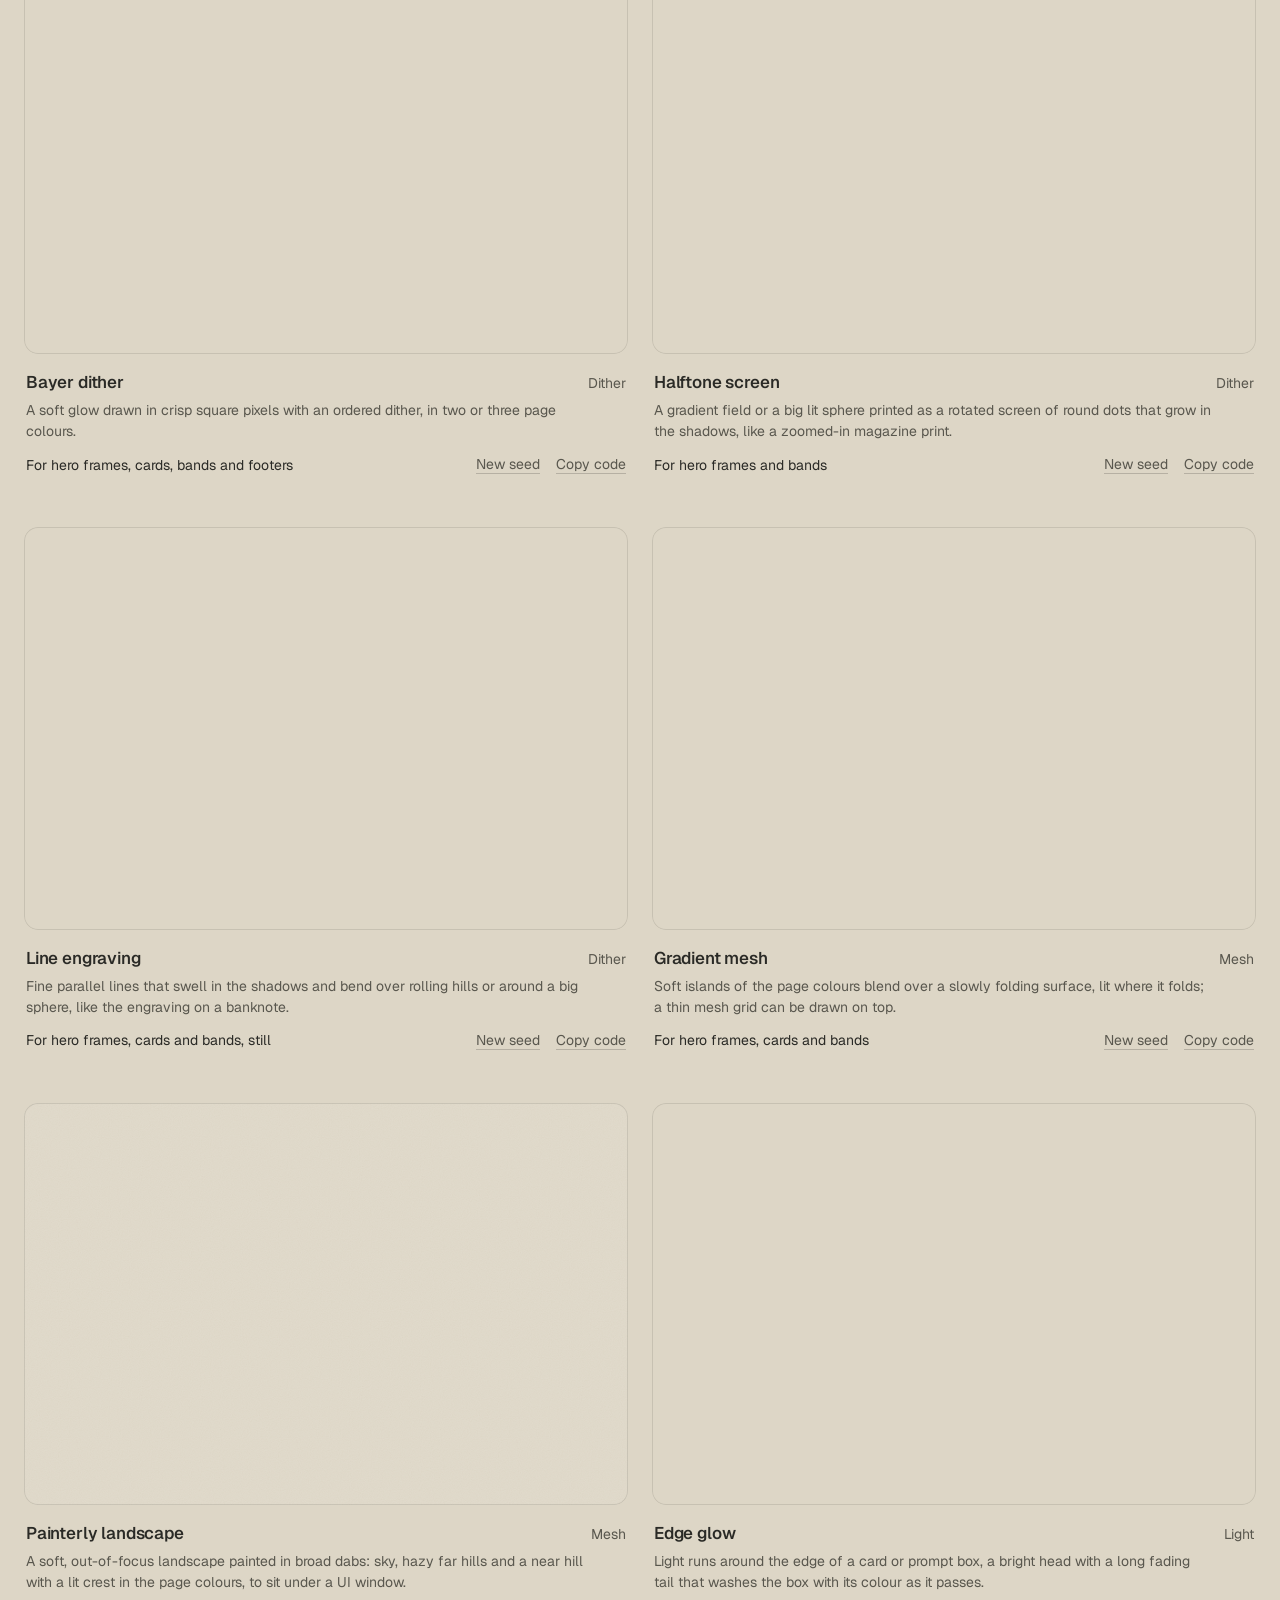
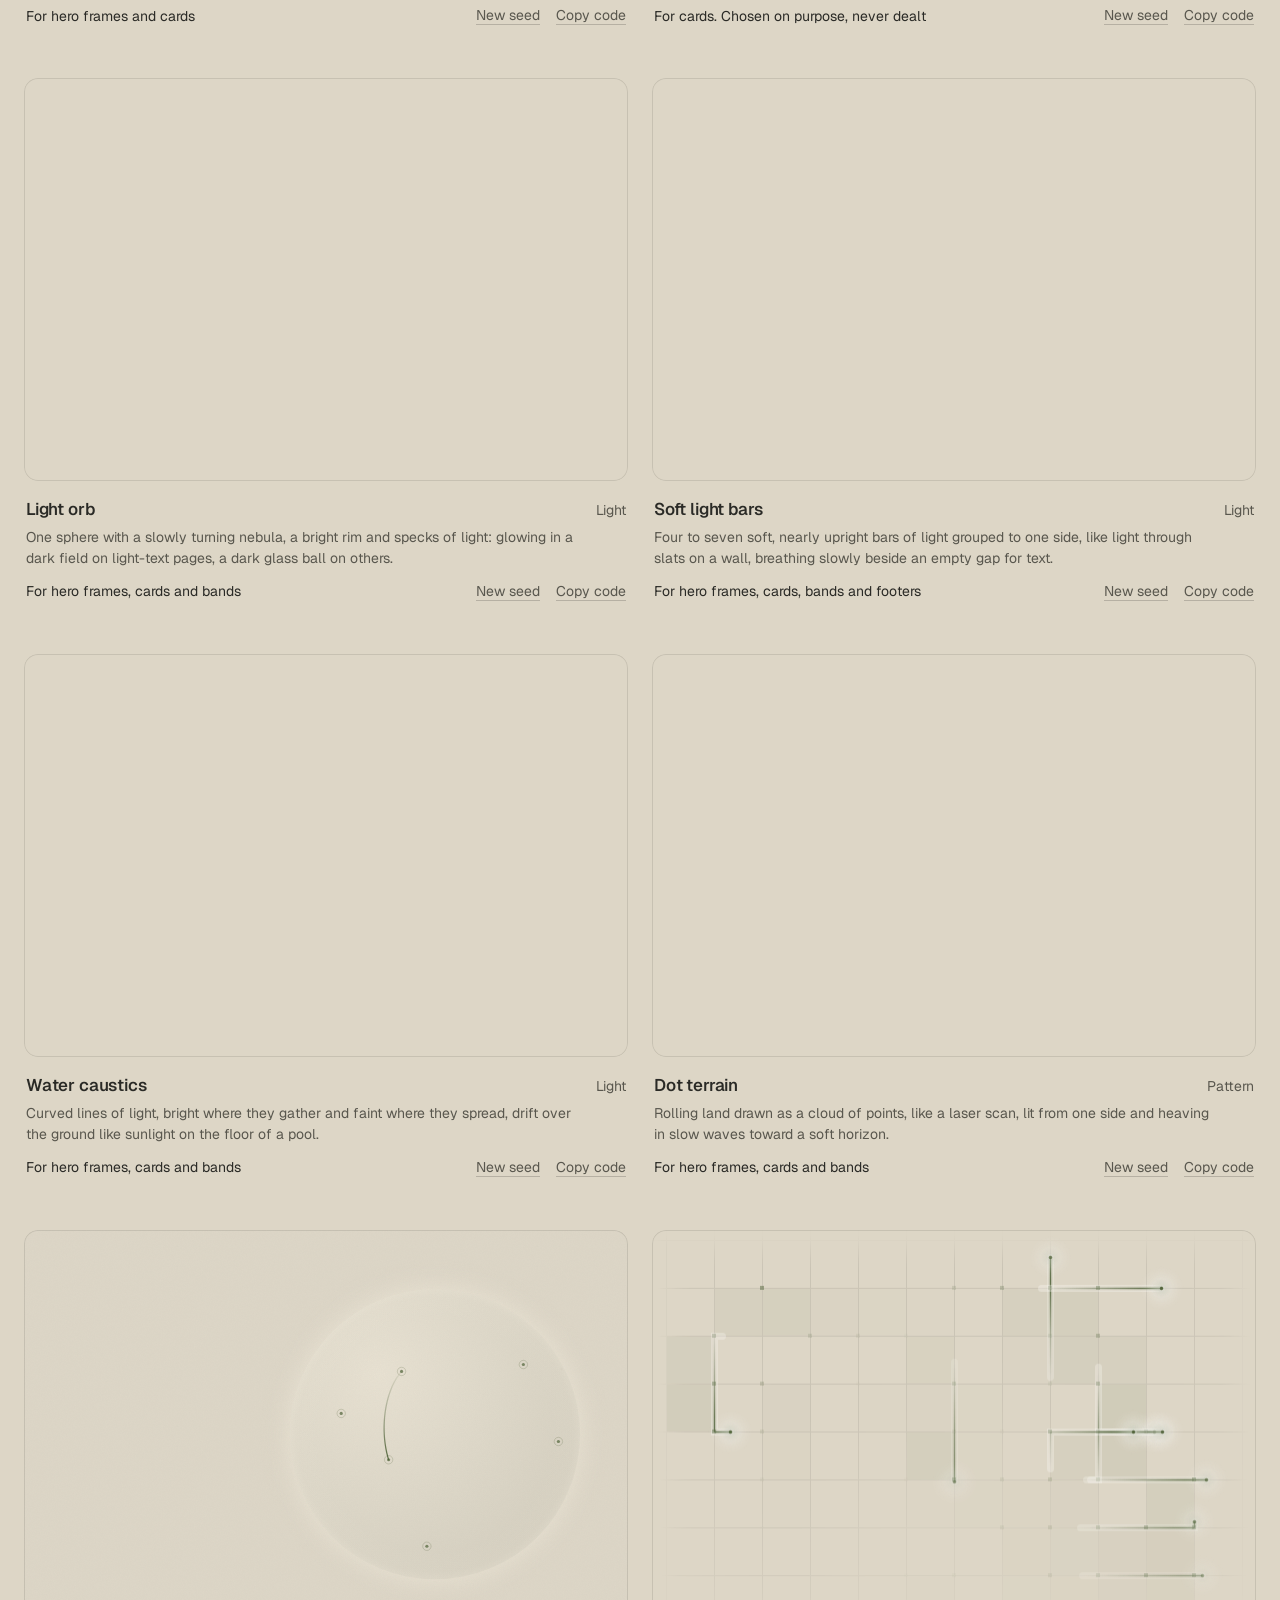
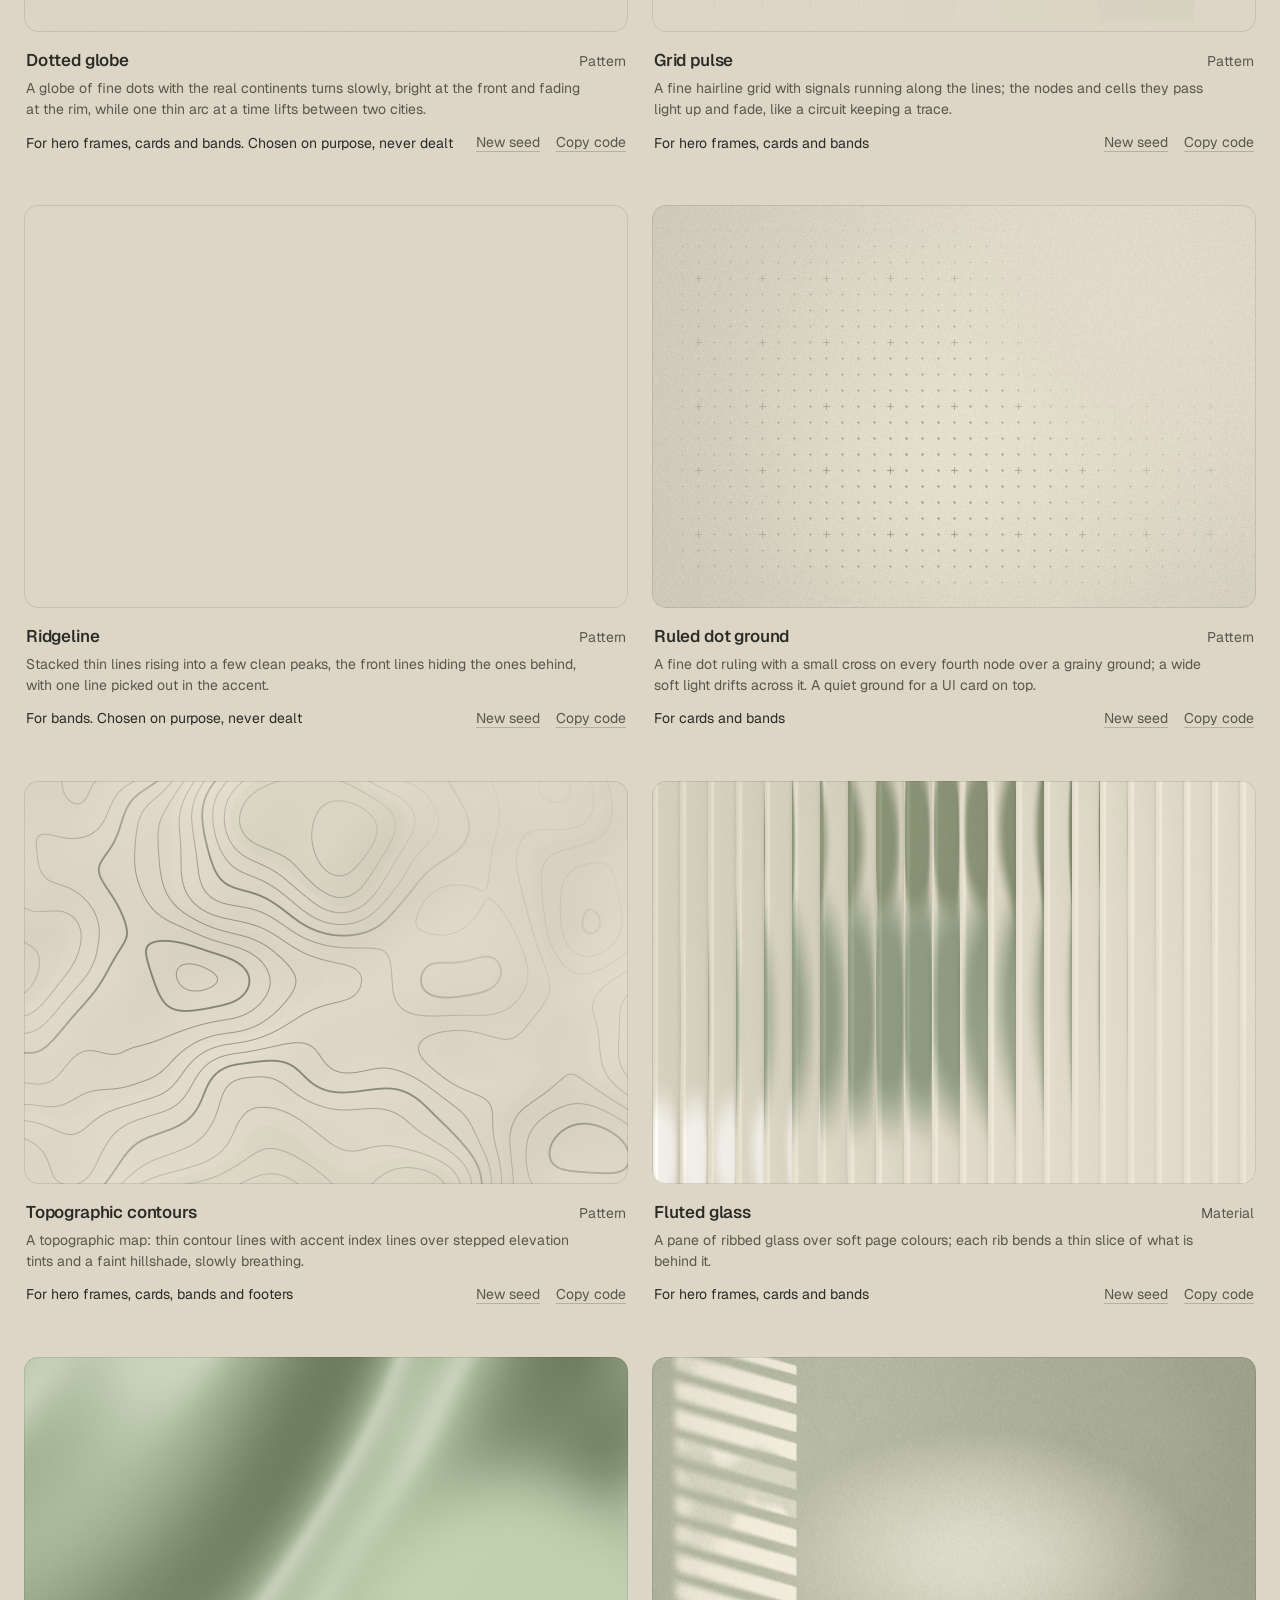
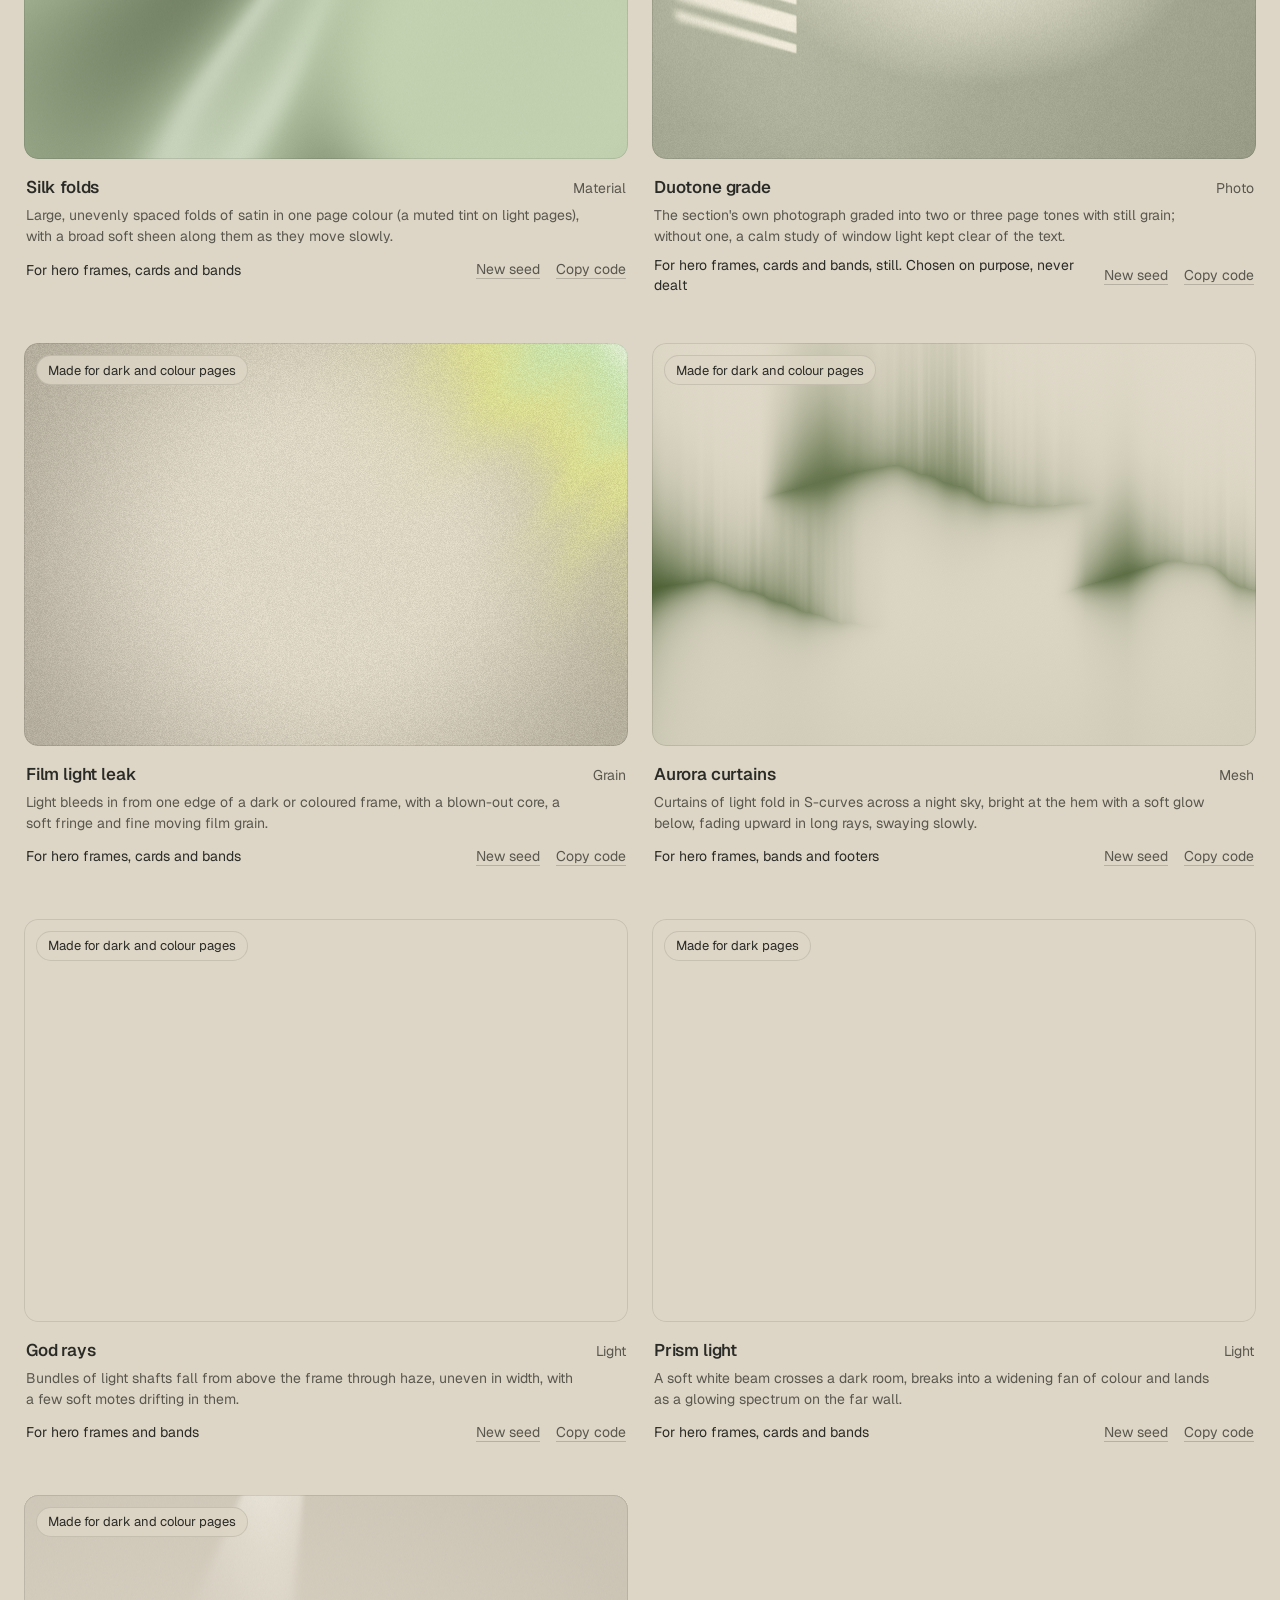
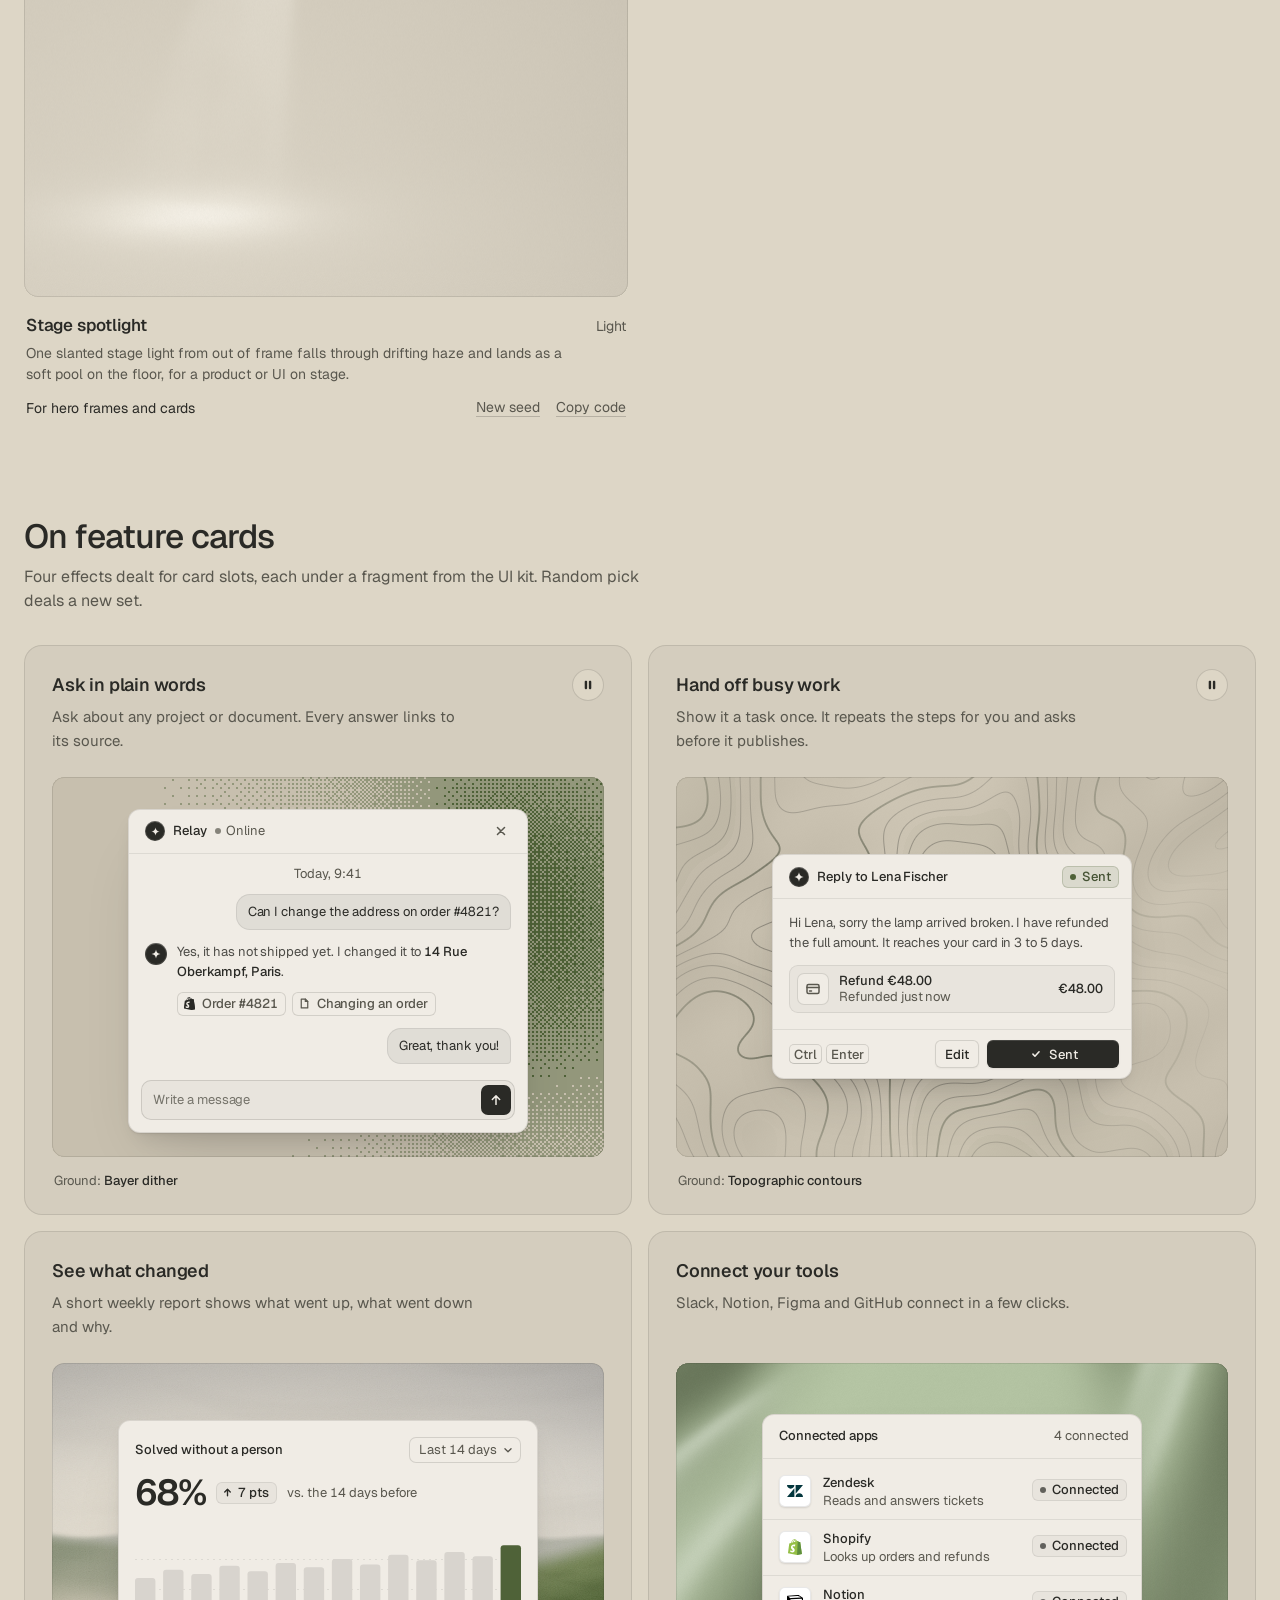
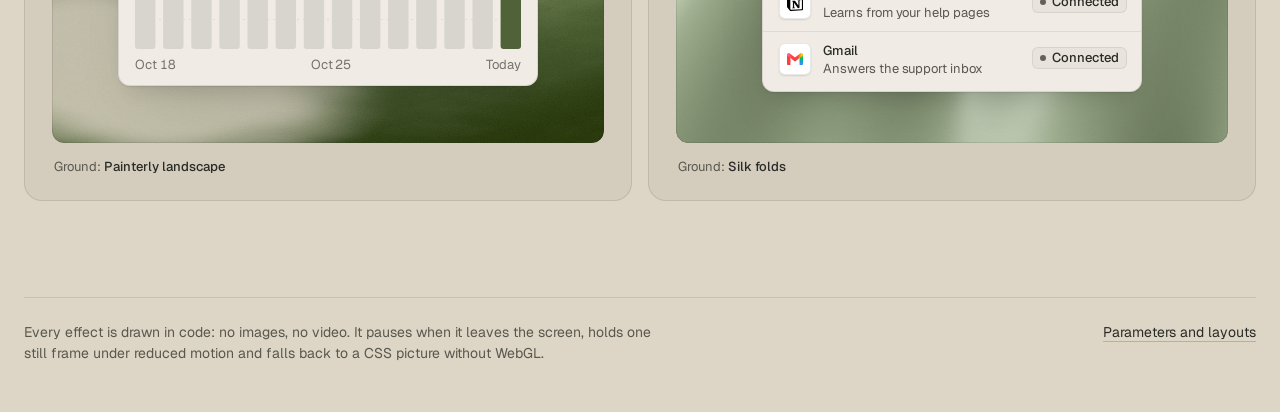
<file: .claude/skills/design-taste-frontend/assets/effects/gallery.html>
<!doctype html>
<html lang="en">
<head>
<script>window.__tpGlMax = 16;   /* a gallery shows many live effects at once; a page of a site keeps the default 4 (fx.js) */</script>
<meta charset="utf-8">
<meta name="viewport" content="width=device-width, initial-scale=1">
<title>Effects library</title>
<meta name="description" content="Effects drawn in code for hero frames, feature cards and bands, in the page palette.">
<link rel="icon" href="data:,">
<link rel="preconnect" href="https://fonts.googleapis.com">
<link rel="preconnect" href="https://fonts.gstatic.com" crossorigin>
<link href="https://fonts.googleapis.com/css2?family=Geist:wght@100..900&family=Geist+Mono:wght@100..900&display=swap" rel="stylesheet">
<style>
  /* the page palette; the script sets these from the palette switcher */
  :root {
    --bg: #ddd6c6; --surface: #d2cab8; --ink: #2a2a26; --muted: #59574e; --accent: #4f6238; --accent-ink: #ffffff;
    --card: #d2cab8; --panel: #cbc3b1; --win: #eeebe3; --win-surface: #e4e0d6;
    color-scheme: light;
  }
  @media (prefers-color-scheme: dark) {
    :root:not([data-theme="light"]) {
      --bg: #0a0d14; --surface: #131824; --ink: #e9edf3; --muted: #8891a1; --accent: #5ab9fc; --accent-ink: #0a0d14;
      --card: #131824; --panel: #0a0d14; --win: #1d2230; --win-surface: #262c3b;
      color-scheme: dark;
    }
  }
  :root[data-theme="dark"] {
    --bg: #0a0d14; --surface: #131824; --ink: #e9edf3; --muted: #8891a1; --accent: #5ab9fc; --accent-ink: #0a0d14;
    --card: #131824; --panel: #0a0d14; --win: #1d2230; --win-surface: #262c3b;
    color-scheme: dark;
  }
  :root {
    --line: color-mix(in oklab, var(--ink) 12%, transparent);
    --line-2: color-mix(in oklab, var(--ink) 22%, transparent);
    --chip: color-mix(in oklab, var(--ink) 6%, var(--bg));
    --font: "Geist", ui-sans-serif, system-ui, -apple-system, "Segoe UI", Roboto, "Helvetica Neue", Arial, sans-serif;
    --mono: "Geist Mono", ui-monospace, "SFMono-Regular", Consolas, monospace;
    --wrap: 1320px;
    --gut: 24px;
  }
  * { box-sizing: border-box; }
  html { -webkit-text-size-adjust: 100%; scroll-behavior: smooth; }
  @media (prefers-reduced-motion: reduce) { html { scroll-behavior: auto; } }
  body {
    margin: 0; background: var(--bg); color: var(--ink);
    font: 15px/1.5 var(--font); -webkit-font-smoothing: antialiased; font-feature-settings: "ss01" 0;
    overflow-x: hidden;
  }
  button, select { font: inherit; color: inherit; }
  :focus-visible { outline: 2px solid var(--accent); outline-offset: 2px; }
  .wrap { max-width: calc(var(--wrap) + 2 * var(--gut)); margin: 0 auto; padding: 0 var(--gut); }

  /* top bar */
  .top { position: sticky; top: 0; z-index: 50; background: color-mix(in oklab, var(--bg) 86%, transparent);
    backdrop-filter: blur(16px) saturate(1.2); -webkit-backdrop-filter: blur(16px) saturate(1.2); border-bottom: 1px solid var(--line); }
  .top-in { display: flex; align-items: center; gap: 12px 8px; padding-top: 12px; padding-bottom: 12px; }
  .top-in .controls { margin-left: auto; }
  .brand { display: flex; align-items: baseline; gap: 12px; min-width: 0; }
  .brand b { font-size: 15px; font-weight: 600; letter-spacing: -0.01em; white-space: nowrap; }
  .brand span { color: var(--muted); font-size: 14px; white-space: nowrap; }
  .controls { display: flex; align-items: center; gap: 8px; flex-wrap: wrap; }
  .seg { display: inline-flex; padding: 3px; border-radius: 10px; background: var(--chip); box-shadow: inset 0 0 0 1px var(--line); }
  .seg button { height: 30px; border: 0; background: transparent; padding: 0 12px; border-radius: 7px; cursor: pointer; color: var(--muted); font-size: 14px; }
  .seg button[aria-pressed="true"] { background: var(--bg); color: var(--ink); box-shadow: 0 0 0 1px var(--line), 0 1px 2px rgb(0 0 0 / 0.08); }
  .btn, .select {
    height: 36px; padding: 0 14px; border-radius: 10px; border: 0; background: var(--bg); color: var(--ink);
    box-shadow: inset 0 0 0 1px var(--line-2); cursor: pointer; display: inline-flex; align-items: center; gap: 8px;
    font-size: 14px; font-weight: 500; white-space: nowrap;
  }
  .btn:hover, .select:hover { box-shadow: inset 0 0 0 1px color-mix(in oklab, var(--ink) 38%, transparent); }
  .btn--primary { background: var(--accent); color: var(--accent-ink); box-shadow: none; }
  .btn--primary:hover { box-shadow: none; background: color-mix(in oklab, var(--accent) 88%, var(--ink)); }
  .btn svg { width: 16px; height: 16px; flex: none; }
  .select { max-width: 220px; padding-right: 10px; }

  /* hero: a dealt hero effect with text in its calm area */
  .hero { position: relative; margin-top: 24px; height: clamp(480px, 68vh, 660px); border-radius: 20px; overflow: hidden;
    display: flex; flex-direction: column; justify-content: flex-end; }
  .hero::after, .stage::after, .panel::after { content: ""; position: absolute; inset: 0; border-radius: inherit; box-shadow: inset 0 0 0 1px var(--line); pointer-events: none; z-index: 2; }
  .hero-copy { position: relative; z-index: 1; padding: 56px; max-width: 760px; }
  .hero h1 { max-width: 9.5em; margin: 0 0 18px; font-size: clamp(38px, 3.4vw + 10px, 62px); line-height: 1.02; letter-spacing: -0.035em; font-weight: 520; text-wrap: balance; }
  .hero p { margin: 0; max-width: 44ch; font-size: 18px; line-height: 28px; color: var(--muted); text-wrap: pretty; }
  .hero-tag { position: absolute; right: 20px; bottom: 20px; z-index: 3; }
  .tag { display: inline-flex; align-items: center; gap: 8px; height: 30px; padding: 0 12px; border-radius: 999px; font-size: 13px;
    background: color-mix(in oklab, var(--bg) 82%, transparent); color: var(--ink); box-shadow: inset 0 0 0 1px var(--line);
    backdrop-filter: blur(10px); -webkit-backdrop-filter: blur(10px); white-space: nowrap; }
  .tag span { color: var(--muted); }

  /* sections */
  section { padding-top: 96px; }
  .sec-head { display: flex; align-items: flex-end; justify-content: space-between; gap: 24px 48px; flex-wrap: wrap; margin-bottom: 32px; }
  .sec-head h2 { margin: 0 0 10px; font-size: clamp(28px, 1.2vw + 18px, 36px); line-height: 1.1; letter-spacing: -0.025em; font-weight: 520; }
  .sec-head p { margin: 0; color: var(--muted); max-width: 56ch; font-size: 16px; line-height: 24px; text-wrap: pretty; }
  .filters { display: flex; flex-wrap: wrap; gap: 6px; }
  .filters button { height: 32px; padding: 0 12px; border-radius: 999px; border: 0; cursor: pointer; font-size: 14px; color: var(--muted);
    background: transparent; box-shadow: inset 0 0 0 1px var(--line); }
  .filters button b { font-weight: 500; }
  .filters button span { margin-left: 6px; font-variant-numeric: tabular-nums; opacity: 0.75; }
  .filters button[aria-pressed="true"] { background: var(--ink); color: var(--bg); box-shadow: none; }

  /* the grid of every effect: one size of tile, labels under the picture */
  .grid { display: grid; grid-template-columns: repeat(2, minmax(0, 1fr)); gap: 48px 24px; }
  .tile { min-width: 0; display: flex; flex-direction: column; }
  .tile[hidden] { display: none; }
  .stage { position: relative; aspect-ratio: 3 / 2; border-radius: 14px; overflow: hidden; background: var(--bg); }
  .badge { position: absolute; top: 12px; left: 12px; z-index: 3; }
  .info { padding: 16px 2px 0; display: grid; gap: 6px; }
  .info-top { display: flex; align-items: baseline; justify-content: space-between; gap: 16px; }
  .info h3 { margin: 0; font-size: 17px; line-height: 24px; font-weight: 560; letter-spacing: -0.01em; }
  .fam { flex: none; font-size: 14px; color: var(--muted); }
  .look { margin: 0; color: var(--muted); font-size: 14px; line-height: 21px; max-width: 62ch; min-height: 42px;
    display: -webkit-box; -webkit-line-clamp: 2; -webkit-box-orient: vertical; overflow: hidden; }
  .info-foot { display: flex; align-items: center; justify-content: space-between; gap: 16px; margin-top: 2px; }
  .for { margin: 0; font-size: 14px; line-height: 20px; }
  .links { flex: none; display: flex; gap: 16px; }
  .links button { border: 0; background: none; padding: 4px 0; cursor: pointer; font-size: 14px; color: var(--muted);
    text-decoration: underline; text-decoration-color: var(--line-2); text-underline-offset: 4px; }
  .links button:hover { color: var(--ink); text-decoration-color: currentColor; }

  /* feature cards: an effect ground in the inset panel and a UI fragment on top */
  .cards { display: grid; grid-template-columns: repeat(2, minmax(0, 1fr)); gap: 16px; }
  .card { background: var(--card); border-radius: 18px; padding: 28px 28px 24px; box-shadow: inset 0 0 0 1px var(--line); display: flex; flex-direction: column; min-width: 0; }
  .card h3 { margin: 0 0 8px; font-size: 18px; line-height: 24px; font-weight: 560; letter-spacing: -0.01em; }
  .card > p:not(.ground) { margin: 0; color: var(--muted); font-size: 15px; line-height: 24px; max-width: 44ch; min-height: 48px; text-wrap: pretty; }
  .panel { position: relative; margin-top: 24px; height: 380px; border-radius: 12px; overflow: hidden; display: grid; place-items: center; padding: 32px; }
  .panel--bleed { place-items: end center; padding-bottom: 0; }
  .panel--bleed > .slot { margin-bottom: -48px; }
  .slot { position: relative; z-index: 1; max-width: 100%;
    --ui-font: var(--font); --ui-mono: var(--mono); --ui-radius: 12px;
    --fx-bg: var(--win); --fx-surface: var(--win-surface); --fx-ink: var(--ink); --fx-muted: var(--muted);
    --fx-accent: var(--accent); --fx-accent-ink: var(--accent-ink); }
  .ground { margin: 14px 2px 0; font-size: 13px; line-height: 20px; color: var(--muted); }
  .ground b { font-weight: 500; color: var(--ink); }

  .foot { padding-top: 96px; padding-bottom: 48px; }
  .foot-in > div { border-top: 1px solid var(--line); padding-top: 24px; display: flex; justify-content: space-between; gap: 16px 48px; flex-wrap: wrap; color: var(--muted); font-size: 14px; }
  .foot-in p { margin: 0; max-width: 72ch; }
  .foot a { color: var(--ink); text-underline-offset: 4px; text-decoration-color: var(--line-2); }
  .empty { padding: 64px 0; color: var(--muted); }

  .toast { position: fixed; left: 50%; bottom: 24px; z-index: 60; transform: translate(-50%, 16px); opacity: 0; pointer-events: none;
    max-width: calc(100vw - 32px); padding: 10px 16px; border-radius: 12px; background: var(--ink); color: var(--bg); font-size: 14px;
    transition: opacity .2s ease, transform .2s ease; }
  .toast.on { opacity: 1; transform: translate(-50%, 0); }

  @media (max-width: 1080px) {
    .hero-copy { padding: 40px; }
  }
  @media (max-width: 860px) {
    .grid, .cards { grid-template-columns: minmax(0, 1fr); }
    .grid { gap: 40px; }
  }
  @media (max-width: 720px) {
    :root { --gut: 16px; }
    .top { position: static; }
    .brand span, .select { display: none; }
    .top-in { display: grid; grid-template-columns: 1fr auto; grid-template-areas: "brand deal" "controls controls"; }
    .brand { grid-area: brand; }
    #deal { grid-area: deal; }
    .top-in .controls { grid-area: controls; margin-left: 0; flex-wrap: nowrap; }
    .seg { flex: 1; }
    .seg button { flex: 1; }
    .hero { margin-top: 16px; height: 560px; border-radius: 16px; }
    .hero-copy { padding: 28px 24px 72px; }
    .hero p { font-size: 16px; line-height: 24px; }
    .hero-tag { left: 24px; right: auto; bottom: 20px; }
    section { padding-top: 72px; }
    .card { padding: 20px; }
    .panel { height: 340px; padding: 20px 16px; }
    .info-foot { flex-wrap: wrap; }
  }
</style>
</head>
<body>
<header class="top">
  <div class="wrap top-in">
    <div class="brand"><b>Effects library</b><span id="count"></span></div>
    <div class="controls">
      <div class="seg" role="group" aria-label="Palette kind">
        <button type="button" data-kind="light">Light</button>
        <button type="button" data-kind="dark">Dark</button>
        <button type="button" data-kind="colour">Colour</button>
      </div>
      <select class="select" id="pal" aria-label="Palette"></select>
      <button type="button" class="btn" id="pause" aria-pressed="false">Pause</button>
    </div>
    <button type="button" class="btn btn--primary" id="deal">
        <svg viewBox="0 0 16 16" aria-hidden="true"><path d="M2.5 4.5h2.2c1.2 0 2 .6 2.7 1.6l1.2 1.8c.7 1 1.5 1.6 2.7 1.6h2.2M11.6 2.5l2 2-2 2M2.5 11.5h2.2c.9 0 1.6-.3 2.2-.9M11.6 9.5l2 2-2 2M9.3 5.4c.6-.6 1.3-.9 2.1-.9" fill="none" stroke="currentColor" stroke-width="1.5" stroke-linecap="round" stroke-linejoin="round"/></svg>
        Random pick
    </button>
  </div>
</header>

<main>
  <div class="wrap">
    <div class="hero" id="hero">
      <div class="hero-copy">
        <h1>Effects for hero frames and feature cards</h1>
        <p id="lede">Grain, dither, mesh, light, liquid, pattern and material grounds, drawn in code. Every colour comes from the page palette, and each page is dealt its own at random.</p>
      </div>
      <div class="hero-tag"><span class="tag" id="hero-tag"><span>Hero</span> <b></b></span></div>
    </div>
  </div>

  <section id="all">
    <div class="wrap">
      <div class="sec-head">
        <div>
          <h2>All effects</h2>
          <p>Each one live, in the palette above. A tile names the effect, its family and the slots it is made for.</p>
        </div>
        <div class="filters" id="filters" role="group" aria-label="Family"></div>
      </div>
      <div class="grid" id="grid"></div>
    </div>
  </section>

  <section id="cards">
    <div class="wrap">
      <div class="sec-head">
        <div>
          <h2>On feature cards</h2>
          <p>Four effects dealt for card slots, each under a fragment from the UI kit. Random pick deals a new set.</p>
        </div>
      </div>
      <div class="cards">
        <article class="card">
          <h3>Ask in plain words</h3>
          <p>Ask about any project or document. Every answer links to its source.</p>
          <div class="panel" data-card="0"><div class="slot" data-ui-load="chat"></div></div>
          <p class="ground">Ground: <b></b></p>
        </article>
        <article class="card">
          <h3>Hand off busy work</h3>
          <p>Show it a task once. It repeats the steps for you and asks before it publishes.</p>
          <div class="panel" data-card="1"><div class="slot" data-ui-load="cursor"></div></div>
          <p class="ground">Ground: <b></b></p>
        </article>
        <article class="card">
          <h3>See what changed</h3>
          <p>A short weekly report shows what went up, what went down and why.</p>
          <div class="panel" data-card="2"><div class="slot" data-ui-load="stat"></div></div>
          <p class="ground">Ground: <b></b></p>
        </article>
        <article class="card">
          <h3>Connect your tools</h3>
          <p>Slack, Notion, Figma and GitHub connect in a few clicks.</p>
          <div class="panel" data-card="3"><div class="slot" data-ui-load="integrations"></div></div>
          <p class="ground">Ground: <b></b></p>
        </article>
      </div>
    </div>
  </section>

  <footer class="foot">
    <div class="wrap foot-in"><div>
      <p>Every effect is drawn in code: no images, no video. It pauses when it leaves the screen, holds one still frame under reduced motion and falls back to a CSS picture without WebGL.</p>
      <p><a id="lab" href="lab.html">Parameters and layouts</a></p>
    </div></div>
  </footer>
</main>
<div class="toast" id="toast" role="status" aria-live="polite"></div>

<script id="paths" type="application/json">{"fx": "./", "ui": "../ui/"}</script>
<script id="palettes" type="application/json">[{"id":"white-link-blue","name":"Sheet and biro","bg":"#ffffff","surface":"#f4f4f4","ink":"#111111","muted":"#6b6b6b","accent":"#1a4be0","accentInk":"#ffffff"},{"id":"cool-white-slate","name":"Frost and slate","bg":"#f7f9fa","surface":"#ecf0f2","ink":"#1f3038","muted":"#5d6b72","accent":"#0d7480","accentInk":"#ffffff"},{"id":"rose-grey-green","name":"Rose grey, green","bg":"#ebe5e3","surface":"#e1dad7","ink":"#2b2622","muted":"#6a615d","accent":"#0f7d45","accentInk":"#ffffff"},{"id":"paper-grey-brass","name":"Newsprint and brass","bg":"#e8e8e3","surface":"#dcdcd6","ink":"#181715","muted":"#63625c","accent":"#bfb21a","accentInk":"#181715"},{"id":"stone-blueprint","name":"Stone and blueprint","bg":"#dfdedb","surface":"#d3d2ce","ink":"#26251e","muted":"#5f5d55","accent":"#2456d6","accentInk":"#ffffff"},{"id":"white-navy-tab","name":"Navy on white","bg":"#ffffff","surface":"#f4f4f2","ink":"#1f2b4d","muted":"#6a7186","accent":"#f7941d","accentInk":"#1f2b4d"},{"id":"three-stones","name":"Three stones","bg":"#eeecea","surface":"#e4e1dd","ink":"#333231","muted":"#6b6763","accent":"#5c6b54","accentInk":"#ffffff"},{"id":"putty-black-teal","name":"Putty and black","bg":"#dedad3","surface":"#d3cec6","ink":"#0a0a0a","muted":"#5c5852","accent":"#256f82","accentInk":"#ffffff"},{"id":"moss-sand","name":"Sand and moss","bg":"#ddd6c6","surface":"#d2cab8","ink":"#2a2a26","muted":"#59574e","accent":"#4f6238","accentInk":"#ffffff"},{"id":"green-mat-chocolate","name":"Bone, green, chocolate","bg":"#e5e1d8","surface":"#dad5ca","ink":"#2a1d17","muted":"#6b5b51","accent":"#456f3a","accentInk":"#ffffff"},{"id":"lunar-grey-bronze","name":"Lunar and bronze","bg":"#111111","surface":"#1c1c1c","ink":"#f2f2f2","muted":"#8f8f8f","accent":"#a08672","accentInk":"#111111"},{"id":"blue-black-cornflower","name":"Night and sky blue","bg":"#0a0d14","surface":"#131824","ink":"#e9edf3","muted":"#8891a1","accent":"#5ab9fc","accentInk":"#0a0d14"},{"id":"green-black-bone","name":"Green-black and bone","bg":"#161c1a","surface":"#1f2725","ink":"#e3e2da","muted":"#8e948d","accent":"#9fc7b8","accentInk":"#161c1a"},{"id":"black-crimson","name":"Black and crimson","bg":"#0a0a0a","surface":"#151515","ink":"#efefef","muted":"#8c8c8c","accent":"#b11226","accentInk":"#ffffff"},{"id":"forest-pale-lime","name":"Forest and lime","bg":"#0f1f10","surface":"#162a17","ink":"#ffffff","muted":"#9aa39a","accent":"#c6f19d","accentInk":"#0f1f10"},{"id":"charcoal-room-sage","name":"Charcoal and sage","bg":"#1c1c1c","surface":"#262626","ink":"#f1f1ef","muted":"#9a9b96","accent":"#8fa68e","accentInk":"#1c1c1c"},{"id":"warm-black-gold","name":"Warm black, gold","bg":"#0c0a08","surface":"#181512","ink":"#ffffff","muted":"#8f8a84","accent":"#c9a45a","accentInk":"#0c0a08"},{"id":"graphite-safety-orange","name":"Graphite and orange","bg":"#18191b","surface":"#222427","ink":"#eff0f1","muted":"#9c9ea3","accent":"#ff4a1f","accentInk":"#18191b"},{"id":"soot-pale-lime","name":"Soot and lime","bg":"#0f0f0f","surface":"#1a1a1a","ink":"#ffffff","muted":"#8f8f8f","accent":"#dafa9c","accentInk":"#0f0f0f"},{"id":"plum-black-pink","name":"Plum-black and pink","bg":"#0d060b","surface":"#1b0e17","ink":"#ffffff","muted":"#9a8f97","accent":"#ff488b","accentInk":"#0d060b"},{"id":"white-signal-red","name":"Signal red, white","bg":"#ffffff","surface":"#f2f2f2","ink":"#0a0a0a","muted":"#6b6b6b","accent":"#d92b21","accentInk":"#ffffff"},{"id":"white-mint-tiles","name":"Greys and mint","bg":"#ffffff","surface":"#f3f3f3","ink":"#232323","muted":"#6e6e6e","accent":"#a1ffcb","accentInk":"#232323"},{"id":"cool-grey-cobalt","name":"Cool grey, cobalt","bg":"#eef0f3","surface":"#e2e5ea","ink":"#0b0c0e","muted":"#5d6470","accent":"#1f2de6","accentInk":"#ffffff"},{"id":"offwhite-bottle-yellow","name":"Bottle ink, yellow","bg":"#f7f7f7","surface":"#ebebeb","ink":"#0d2a1c","muted":"#5f6b64","accent":"#f6e016","accentInk":"#0d2a1c"},{"id":"teal-on-paper","name":"Teal on paper","bg":"#f7f9f8","surface":"#ebf0ee","ink":"#06525c","muted":"#2f737d","accent":"#06525c","accentInk":"#f7f9f8"},{"id":"navy-pink","name":"Navy and pink","bg":"#1a2039","surface":"#212846","ink":"#f9a3c0","muted":"#b9879c","accent":"#f9a3c0","accentInk":"#1a2039"},{"id":"blush-aubergine","name":"Blush and aubergine","bg":"#edccbe","surface":"#e8c2b2","ink":"#351a2b","muted":"#6c4857","accent":"#351a2b","accentInk":"#edccbe"},{"id":"cobalt-on-sand","name":"Cobalt on sand","bg":"#e6dbc7","surface":"#ddd0b9","ink":"#062b8a","muted":"#3a5aa8","accent":"#062b8a","accentInk":"#e6dbc7"},{"id":"oxblood-grey","name":"Oxblood and grey","bg":"#e2e2e2","surface":"#d6d6d6","ink":"#7d0c14","muted":"#7a4a4e","accent":"#7d0c14","accentInk":"#e2e2e2"},{"id":"olive-on-bone","name":"Olive on bone","bg":"#ecebe7","surface":"#e1dfd9","ink":"#38450f","muted":"#5d683a","accent":"#38450f","accentInk":"#ecebe7"},{"id":"burgundy-bubblegum","name":"Burgundy and bubblegum","bg":"#3d0012","surface":"#4d0519","ink":"#ff99d3","muted":"#c77aa0","accent":"#ff99d3","accentInk":"#3d0012"},{"id":"bottle-green-gold","name":"Bottle green, gold","bg":"#133621","surface":"#1a4429","ink":"#f4d96c","muted":"#b3a55e","accent":"#f4d96c","accentInk":"#133621"},{"id":"cobalt-field","name":"Cobalt field","bg":"#0034eb","surface":"#002fd6","ink":"#ffffff","muted":"#dfe4f2","accent":"#e9e34a","accentInk":"#111111"},{"id":"mustard-field","name":"Mustard and black","bg":"#e1ac10","surface":"#cd9d0f","ink":"#0b0b0b","muted":"#4d3d0a","accent":"#24338f","accentInk":"#ffffff"},{"id":"carmine-field","name":"Carmine field","bg":"#9c1220","surface":"#8a101c","ink":"#ffffff","muted":"#f0b9bd","accent":"#ffd9dc","accentInk":"#9c1220"},{"id":"pink-field-lime","name":"Bubblegum and lime","bg":"#ff87ab","surface":"#ff739d","ink":"#0a0a0a","muted":"#6b1f3a","accent":"#def915","accentInk":"#0a0a0a"},{"id":"sky-field-navy","name":"Sky and navy","bg":"#6bb4ee","surface":"#7dbdf0","ink":"#0e1822","muted":"#1b3d5c","accent":"#ff5a1f","accentInk":"#0e1822"},{"id":"orange-field-black","name":"Orange and black","bg":"#ff7a1f","surface":"#ff8633","ink":"#050f16","muted":"#5a2306","accent":"#050f16","accentInk":"#ff7a1f"},{"id":"tobacco-olive","name":"Tobacco and olive","bg":"#472913","surface":"#55321a","ink":"#e4e0cf","muted":"#b39f84","accent":"#525e1b","accentInk":"#e4e0cf"},{"id":"poster-chapters","name":"Poster chapters","bg":"#e6e0d2","surface":"#dcd5c5","ink":"#1a1a1a","muted":"#5f5b52","accent":"#18bc42","accentInk":"#1a1a1a"},{"id":"blue-red-black","name":"Blue, red, black","bg":"#ffffff","surface":"#f3f3f3","ink":"#0a0a0a","muted":"#6b6b6b","accent":"#1f30e0","accentInk":"#ffffff"},{"id":"charcoal-primaries","name":"Charcoal and primaries","bg":"#191919","surface":"#242424","ink":"#ffffff","muted":"#9a9a9a","accent":"#0c7866","accentInk":"#ffffff"},{"id":"ultramarine-yellow","name":"Ultramarine and yellow","bg":"#1423b8","surface":"#1220a6","ink":"#ffffff","muted":"#e4e2d6","accent":"#1fc27a","accentInk":"#0a0a0a"},{"id":"candy-chapters","name":"Candy chapters","bg":"#ffd249","surface":"#f5c63c","ink":"#0a0a0a","muted":"#5e4a0a","accent":"#f53fd6","accentInk":"#0a0a0a"},{"id":"orange-sky-lime","name":"Orange, sky, lime","bg":"#ff8126","surface":"#ff8d3a","ink":"#111111","muted":"#5c2a05","accent":"#de194b","accentInk":"#ffffff"},{"id":"post-red-mustard","name":"Post red, mustard","bg":"#e2dccf","surface":"#d7d0c1","ink":"#2a1110","muted":"#6b524c","accent":"#4a6f84","accentInk":"#ffffff"},{"id":"mint-orange-grey","name":"Grey, mint, orange","bg":"#ffffff","surface":"#f5f5f5","ink":"#000000","muted":"#666666","accent":"#a7ff9c","accentInk":"#000000"},{"id":"report-blocks","name":"Report blocks","bg":"#ffffff","surface":"#f6f6f6","ink":"#000000","muted":"#5f5f5f","accent":"#fe7141","accentInk":"#000000"},{"id":"card-pastels","name":"Card pastels","bg":"#f7f7f5","surface":"#ebebe8","ink":"#000000","muted":"#666662","accent":"#d0106f","accentInk":"#ffffff"},{"id":"mint-pink-accounts","name":"Mint and pink","bg":"#f8f8f8","surface":"#eeeeee","ink":"#0a0a0a","muted":"#6a6a6a","accent":"#1f6b3a","accentInk":"#ffffff"},{"id":"swap-pastels","name":"Swapping pastels","bg":"#c3d7e5","surface":"#d0e0eb","ink":"#141414","muted":"#4a5068","accent":"#0f5257","accentInk":"#ffffff"},{"id":"blush-sage-slate","name":"Blush, sage, slate","bg":"#a6b3bc","surface":"#b2bdc5","ink":"#1c1c1c","muted":"#38424a","accent":"#2c3620","accentInk":"#e3e2da"},{"id":"candy-on-black","name":"Candy on black","bg":"#000000","surface":"#0d0d0d","ink":"#ffffff","muted":"#999999","accent":"#93f1f7","accentInk":"#000000"},{"id":"sky-sand","name":"Sky and sand","bg":"#cbe4f2","surface":"#bcdcee","ink":"#0a0a0a","muted":"#44606e","accent":"#b0298f","accentInk":"#ffffff"},{"id":"studio-grey","name":"Studio grey","bg":"#a8a8aa","surface":"#b4b4b6","ink":"#0e0e0e","muted":"#3a3a3c","accent":"#1f5c49","accentInk":"#ffffff"},{"id":"walnut-tan","name":"Walnut and tan","bg":"#2b2216","surface":"#382d1e","ink":"#e4e2da","muted":"#a39a8b","accent":"#bda38b","accentInk":"#2b2216"}]</script>
<script id="presets" type="application/json">{"light":"moss-sand","dark":"blue-black-cornflower","colour":"cobalt-field"}</script>
<script type="module">
  const $ = s => document.querySelector(s);
  const PATHS = JSON.parse($('#paths').textContent);
  const PALETTES = JSON.parse($('#palettes').textContent);
  const PRESETS = JSON.parse($('#presets').textContent);
  const byId = Object.fromEntries(PALETTES.map(p => [p.id, p]));
  const q = new URLSearchParams(location.search);

  const [{ default: fx }, { pick }] = await Promise.all([import(PATHS.fx + 'fx.js'), import(PATHS.fx + 'pick.js')]);
  const ui = await import(PATHS.ui + 'ui.js').then(m => m.default).catch(() => null);

  $('#lab').href = PATHS.fx + 'lab.html';
  if (q.has('fallback')) fx.config.forceFallback = true;
  if (q.has('webgl1')) fx.config.forceWebGL1 = true;
  if (q.has('time')) fx.setClock(+q.get('time'));

  const FAMILIES = { grain: 'Grain', dither: 'Dither', mesh: 'Mesh', light: 'Light', liquid: 'Liquid', pattern: 'Pattern', material: 'Material', photo: 'Photo' };
  const ORDER = Object.keys(FAMILIES);
  const SLOT_WORDS = { hero: 'hero frames', card: 'cards', band: 'bands', footer: 'footers' };
  const SLOT_ORDER = ['hero', 'card', 'band', 'footer'];
  const KIND_WORDS = { light: 'light', dark: 'dark', colour: 'colour' };
  // seeds that show each effect well in the grid; New seed on a tile deals another
  const SEEDS = {};
  const famName = f => FAMILIES[f] || f[0].toUpperCase() + f.slice(1);
  const andList = a => (a.length < 2 ? a.join('') : `${a.slice(0, -1).join(', ')} and ${a[a.length - 1]}`);

  const tiles = [];
  const cards = [...document.querySelectorAll('[data-card]')].map(el => ({ el, label: el.parentElement.querySelector('.ground b'), ctrl: null, id: null }));
  const hero = { el: $('#hero'), label: $('#hero-tag b'), ctrl: null, id: null };
  let index = null, palette = null, kind = 'light', paused = false, family = q.get('family') || '';

  /* ---------------------------------------------------------------- palette */
  function initialPalette() {
    const key = q.get('palette');
    if (key) return byId[PRESETS[key] || key] || byId[PRESETS.light];
    const dark = window.matchMedia && matchMedia('(prefers-color-scheme: dark)').matches;
    return byId[PRESETS[dark ? 'dark' : 'light']] || PALETTES[0];
  }
  // the card, its inset panel and the UI window on it, all from the page palette
  function derived(p, k) {
    const c = fx.color;
    if (k === 'light') return { card: c.mix(p.bg, p.ink, 0.045), panel: c.mix(p.surface, p.ink, 0.06), win: c.mix(p.bg, '#ffffff', 0.55), winSurface: c.mix(p.bg, '#ffffff', 0.25) };
    if (k === 'dark') return { card: c.mix(p.bg, p.ink, 0.05), panel: p.bg, win: c.mix(p.surface, p.ink, 0.07), winSurface: c.mix(p.surface, p.ink, 0.12) };
    return { card: c.mix(p.bg, p.ink, 0.07), panel: p.bg, win: c.mix(p.surface, p.ink, 0.12), winSurface: c.mix(p.surface, p.ink, 0.18) };
  }
  const cardPalette = () => { const d = derived(palette, kind); return fx.normalizePalette({ ...palette, bg: d.panel, surface: d.card }); };

  function applyVars() {
    const r = document.documentElement;
    const d = derived(palette, kind);
    const vars = { bg: palette.bg, surface: palette.surface, ink: palette.ink, muted: palette.muted, accent: palette.accent, 'accent-ink': palette.accentInk,
      card: d.card, panel: d.panel, win: d.win, 'win-surface': d.winSurface };
    for (const [k, v] of Object.entries(vars)) r.style.setProperty('--' + k, v);
    r.dataset.theme = kind === 'light' ? 'light' : 'dark';
    r.style.colorScheme = kind === 'light' ? 'light' : 'dark';
    for (const b of document.querySelectorAll('.seg button')) b.setAttribute('aria-pressed', String(b.dataset.kind === kind));
    $('#pal').value = palette.id;
  }

  // a controller may come back as a promise when the effect remounts to change colour
  function hold(holder, result) {
    if (result && typeof result.then === 'function') result.then(c => { holder.ctrl = c; if (paused) c.pause(); });
  }

  function setPalette(p) {
    const before = kind;
    palette = p;
    kind = fx.paletteKind(p);
    applyVars();
    if (kind !== before) order();
    const pal = fx.normalizePalette(p);
    for (const t of tiles) {
      fitBadge(t);
      if (t.ctrl) hold(t, t.ctrl.setPalette(pal));
    }
    if (kind !== before) deal();
    else {
      if (hero.ctrl) hold(hero, hero.ctrl.setPalette(pal));
      for (const c of cards) if (c.ctrl) hold(c, c.ctrl.setPalette(cardPalette()));
    }
    syncUrl();
  }

  /* ---------------------------------------------------------------- tiles */
  function fitBadge(t) {
    const fits = t.meta.palettes.includes(kind);
    t.badge.hidden = fits;
    if (!fits) t.badge.querySelector('.tag').textContent = `Made for ${andList(t.meta.palettes.map(k => KIND_WORDS[k]))} pages`;
  }
  function snippet(t) {
    return `<div data-fx="${t.meta.id}" data-fx-seed="${t.seed}"></div>`;
  }
  function buildTile(meta) {
    const el = document.createElement('article');
    el.className = 'tile';
    el.dataset.id = meta.id;
    el.dataset.family = meta.family;
    el.innerHTML = `
      <div class="stage"><div class="badge" hidden><span class="tag"></span></div></div>
      <div class="info">
        <div class="info-top"><h3></h3><span class="fam"></span></div>
        <p class="look"></p>
        <div class="info-foot"><p class="for"></p><div class="links"><button type="button" data-act="seed">New seed</button><button type="button" data-act="copy">Copy code</button></div></div>
      </div>`;
    el.querySelector('h3').textContent = meta.name;
    el.querySelector('.fam').textContent = famName(meta.family);
    el.querySelector('.look').textContent = meta.look;
    const slots = SLOT_ORDER.filter(s => meta.bestOn.includes(s)).map(s => SLOT_WORDS[s]);
    // an effect with "random": false is a literal subject: the random pick never deals it
    el.querySelector('.for').textContent = `For ${andList(slots)}${meta.motion === 'still' ? ', still' : ''}${meta.random === false ? '. Chosen on purpose, never dealt' : ''}`;
    const t = { meta, el, stage: el.querySelector('.stage'), badge: el.querySelector('.badge'), seed: SEEDS[meta.id] ?? 100 + fx.hashSeed(meta.id) % 900, ctrl: null };
    el.querySelector('[data-act="seed"]').addEventListener('click', () => { t.seed = Math.floor(Math.random() * 10000); mountTile(t); });
    el.querySelector('[data-act="copy"]').addEventListener('click', async () => {
      const code = snippet(t);
      try { await navigator.clipboard.writeText(code); toast('Copied ' + code); }
      catch (_) { toast(code, 4000); }
    });
    return t;
  }
  async function mountTile(t) {
    try {
      t.ctrl = await fx.mount(t.stage, t.meta.id, { palette: fx.normalizePalette(palette), seed: t.seed });
      if (paused) t.ctrl.pause();
    } catch (err) { console.warn(`${t.meta.id}:`, err); }
  }

  function buildFilters() {
    const box = $('#filters');
    const counts = {};
    for (const e of index.effects) counts[e.family] = (counts[e.family] || 0) + 1;
    const fams = [...ORDER.filter(f => counts[f]), ...Object.keys(counts).filter(f => !ORDER.includes(f))];
    const make = (key, label, n) => {
      const b = document.createElement('button');
      b.type = 'button';
      b.dataset.family = key;
      b.innerHTML = '<b></b><span></span>';
      b.querySelector('b').textContent = label;
      b.querySelector('span').textContent = n;
      b.addEventListener('click', () => { family = key; filter(); syncUrl(); });
      box.append(b);
    };
    make('', 'All', index.effects.length);
    for (const f of fams) make(f, famName(f), counts[f]);
  }
  // effects made for this palette kind first, in family order; the others after them
  function order() {
    const grid = $('#grid');
    const fits = t => t.meta.palettes.includes(kind);
    for (const t of [...tiles.filter(fits), ...tiles.filter(t => !fits(t))]) grid.append(t.el);
  }
  function filter() {
    if (family && !tiles.some(t => t.meta.family === family)) family = '';
    for (const t of tiles) t.el.hidden = !!family && t.meta.family !== family;
    for (const b of document.querySelectorAll('#filters button')) b.setAttribute('aria-pressed', String(b.dataset.family === family));
  }

  /* ---------------------------------------------------------------- random pick */
  const HISTORY_KEY = 'fx-gallery-history';
  function readHistory() {
    try { const h = JSON.parse(localStorage.getItem(HISTORY_KEY) || '[]'); return Array.isArray(h) ? h : []; } catch (_) { return []; }
  }
  function writeHistory(h) {
    try { localStorage.setItem(HISTORY_KEY, JSON.stringify(h.slice(-100))); } catch (_) { /* no storage: picks are still spread within a deal */ }
  }
  let dealSeed = q.get('deal') || null;
  async function deal(seed) {
    const history = readHistory();
    let dealt;
    try {
      // a seed from the address deals the same set every time, so it ignores this browser's history
      dealt = pick(index.effects, { palette: kind, slots: ['hero', 'card', 'card', 'card', 'card'], history: seed == null ? history : [], seed: seed ?? undefined });
    } catch (err) { toast(err.message); return; }
    if (seed == null) writeHistory([...history, ...dealt.picks.map(p => p.id)]);
    dealSeed = dealt.seed;
    const n = fx.hashSeed(dealt.seed);
    const [h, ...rest] = dealt.picks;
    const jobs = [];
    hero.id = h.id;
    hero.label.textContent = nameOf(h.id);
    // the effect keeps the area under the hero's text calm
    const fr = hero.el.getBoundingClientRect(), tr = hero.el.querySelector('.hero-copy h1').getBoundingClientRect();
    const tp = hero.el.querySelector('.hero-copy p').getBoundingClientRect();
    const calm = fr.width ? { calmX: Math.min(0.8, Math.max(0.15, (tr.left + Math.min(tr.width, tp.width) * 0.42 - fr.left) / fr.width)), calmY: Math.min(0.85, Math.max(0.3, ((tr.top + tp.bottom) / 2 - fr.top) / fr.height)) } : { calmX: 0.24, calmY: 0.7 };
    jobs.push(fx.mount(hero.el, h.id, { palette: fx.normalizePalette(palette), seed: n, params: calm }).then(c => { hero.ctrl = c; if (paused) c.pause(); }));
    rest.forEach((p, i) => {
      const c = cards[i];
      c.id = p.id;
      c.label.textContent = nameOf(p.id);
      jobs.push(fx.mount(c.el, p.id, { palette: cardPalette(), seed: n + 17 * (i + 1) }).then(ctrl => { c.ctrl = ctrl; if (paused) ctrl.pause(); }));
    });
    await Promise.all(jobs.map(j => j.catch(err => console.warn(err))));
    syncUrl();
    return dealt;
  }
  const nameOf = id => (index.effects.find(e => e.id === id) || { name: id }).name;

  /* ---------------------------------------------------------------- controls */
  function toast(msg, ms = 1800) {
    const el = $('#toast');
    el.textContent = msg;
    el.classList.add('on');
    clearTimeout(toast.t);
    toast.t = setTimeout(() => el.classList.remove('on'), ms);
  }
  function syncUrl() {
    try {
      const u = new URL(location.href);
      u.searchParams.set('palette', palette.id);
      if (family) u.searchParams.set('family', family); else u.searchParams.delete('family');
      if (dealSeed) u.searchParams.set('deal', dealSeed);
      history.replaceState(null, '', u);
    } catch (_) { /* a sandboxed frame may refuse; the page works without it */ }
  }
  for (const b of document.querySelectorAll('.seg button')) b.addEventListener('click', () => setPalette(byId[PRESETS[b.dataset.kind]]));
  const sel = $('#pal');
  const groups = { light: [], dark: [], colour: [] };
  for (const p of PALETTES) groups[fx.paletteKind(p)].push(p);
  for (const [k, list] of Object.entries(groups)) {
    const og = document.createElement('optgroup');
    og.label = k[0].toUpperCase() + k.slice(1);
    for (const p of list) og.append(new Option(p.name, p.id));
    sel.append(og);
  }
  sel.addEventListener('change', () => setPalette(byId[sel.value]));
  $('#pause').addEventListener('click', e => {
    paused = !paused;
    e.currentTarget.textContent = paused ? 'Play' : 'Pause';
    e.currentTarget.setAttribute('aria-pressed', String(paused));
    for (const h of [...tiles, hero, ...cards]) if (h.ctrl) paused ? h.ctrl.pause() : h.ctrl.resume();
  });
  $('#deal').addEventListener('click', async () => {
    const d = await deal();
    if (d) toast(`Dealt: ${d.picks.map(p => nameOf(p.id)).join(', ')}`, 2600);
  });

  /* ---------------------------------------------------------------- load */
  palette = initialPalette();
  kind = fx.paletteKind(palette);
  applyVars();
  try {
    index = await fetch(PATHS.fx + 'index.json', { cache: 'no-store' }).then(r => { if (!r.ok) throw new Error(r.status); return r.json(); });
  } catch (err) {
    $('#grid').innerHTML = '<p class="empty">The effects index did not load. Serve this folder over http (node scripts/effects.mjs serve) and run node scripts/effects.mjs index.</p>';
    throw err;
  }
  const famCount = new Set(index.effects.map(e => e.family)).size;
  $('#count').textContent = `${index.effects.length} effects in ${famCount} families`;
  const sorted = [...index.effects].sort((a, b) => (ORDER.indexOf(a.family) + 99 * !ORDER.includes(a.family)) - (ORDER.indexOf(b.family) + 99 * !ORDER.includes(b.family)) || a.name.localeCompare(b.name));
  for (const meta of sorted) { const t = buildTile(meta); tiles.push(t); $('#grid').append(t.el); fitBadge(t); }
  order();
  buildFilters();
  filter();
  if (!ui) document.getElementById('cards').hidden = true;
  await Promise.all([
    ...tiles.map(mountTile),
    deal(dealSeed),
    ui ? ui.loadAll(document).catch(err => console.warn(err)) : null,
  ]);
  document.documentElement.dataset.ready = '1';
</script>
</body>
</html>
</file>
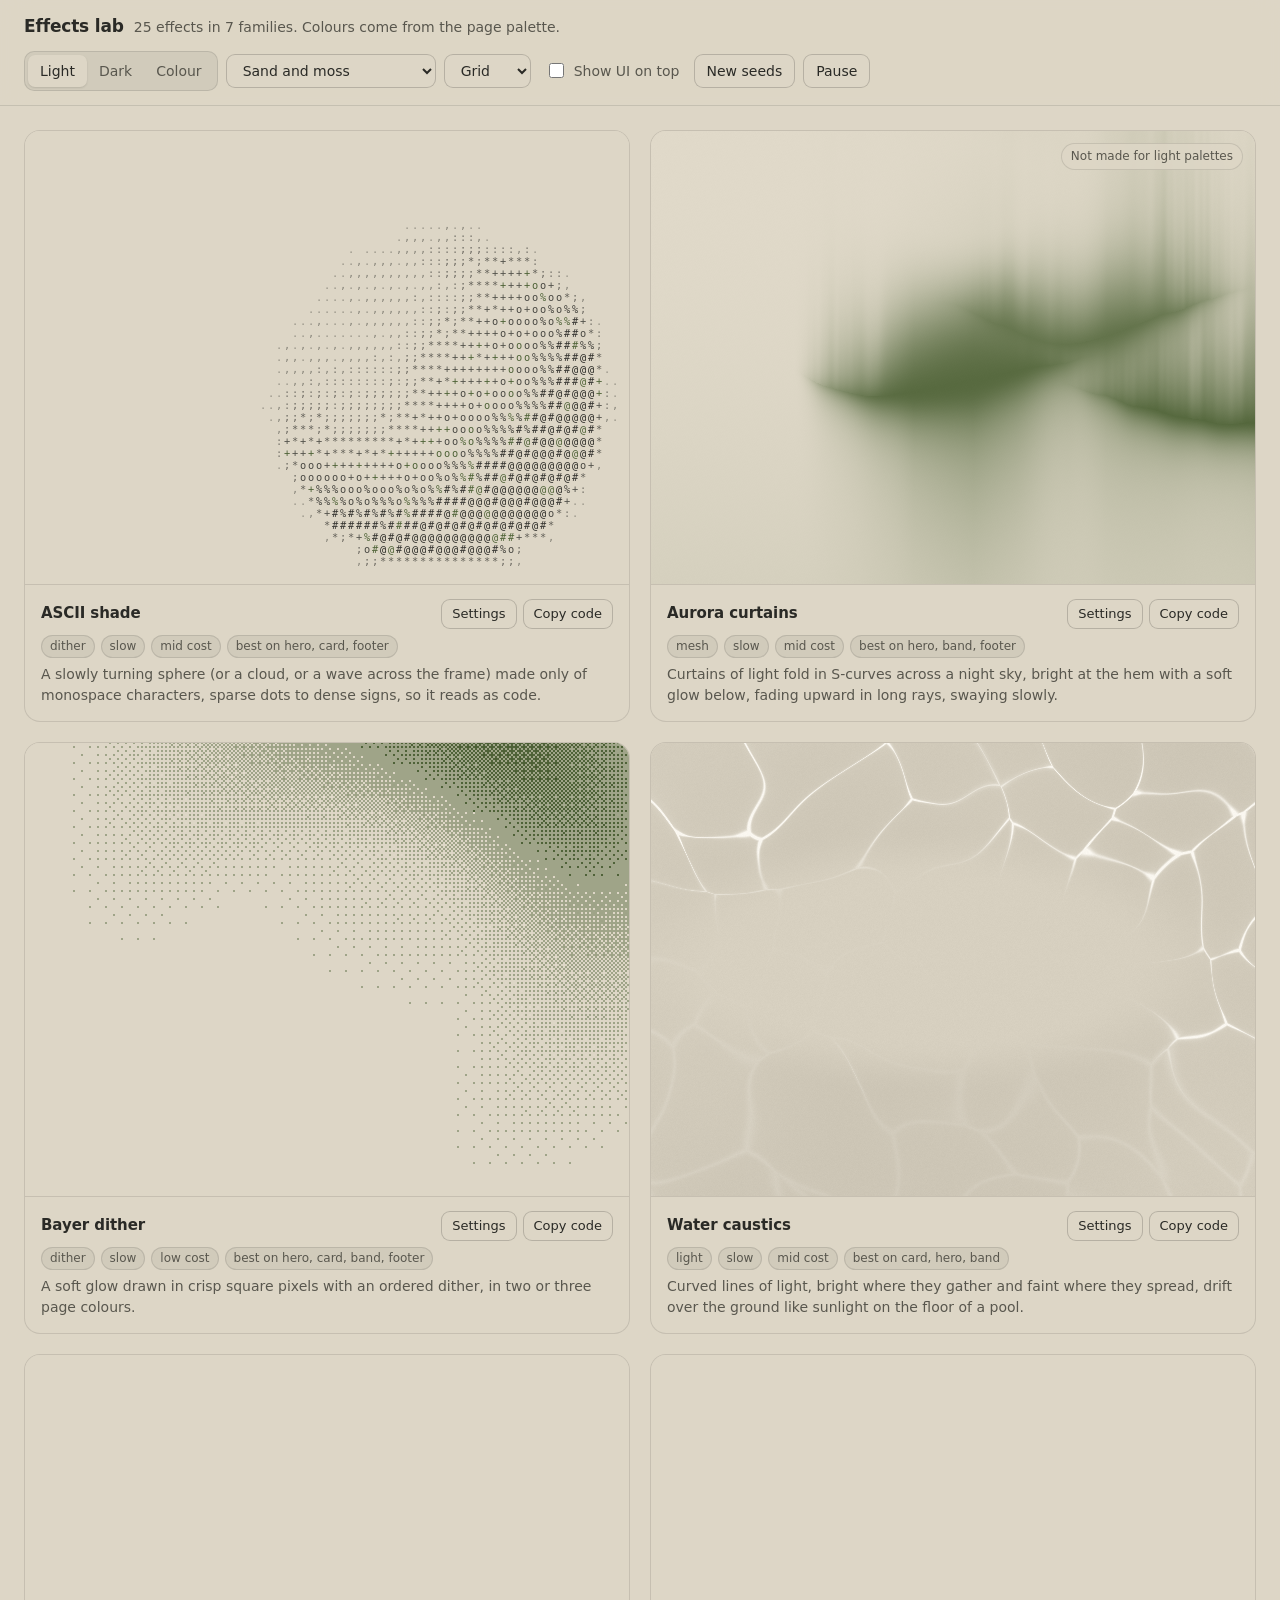
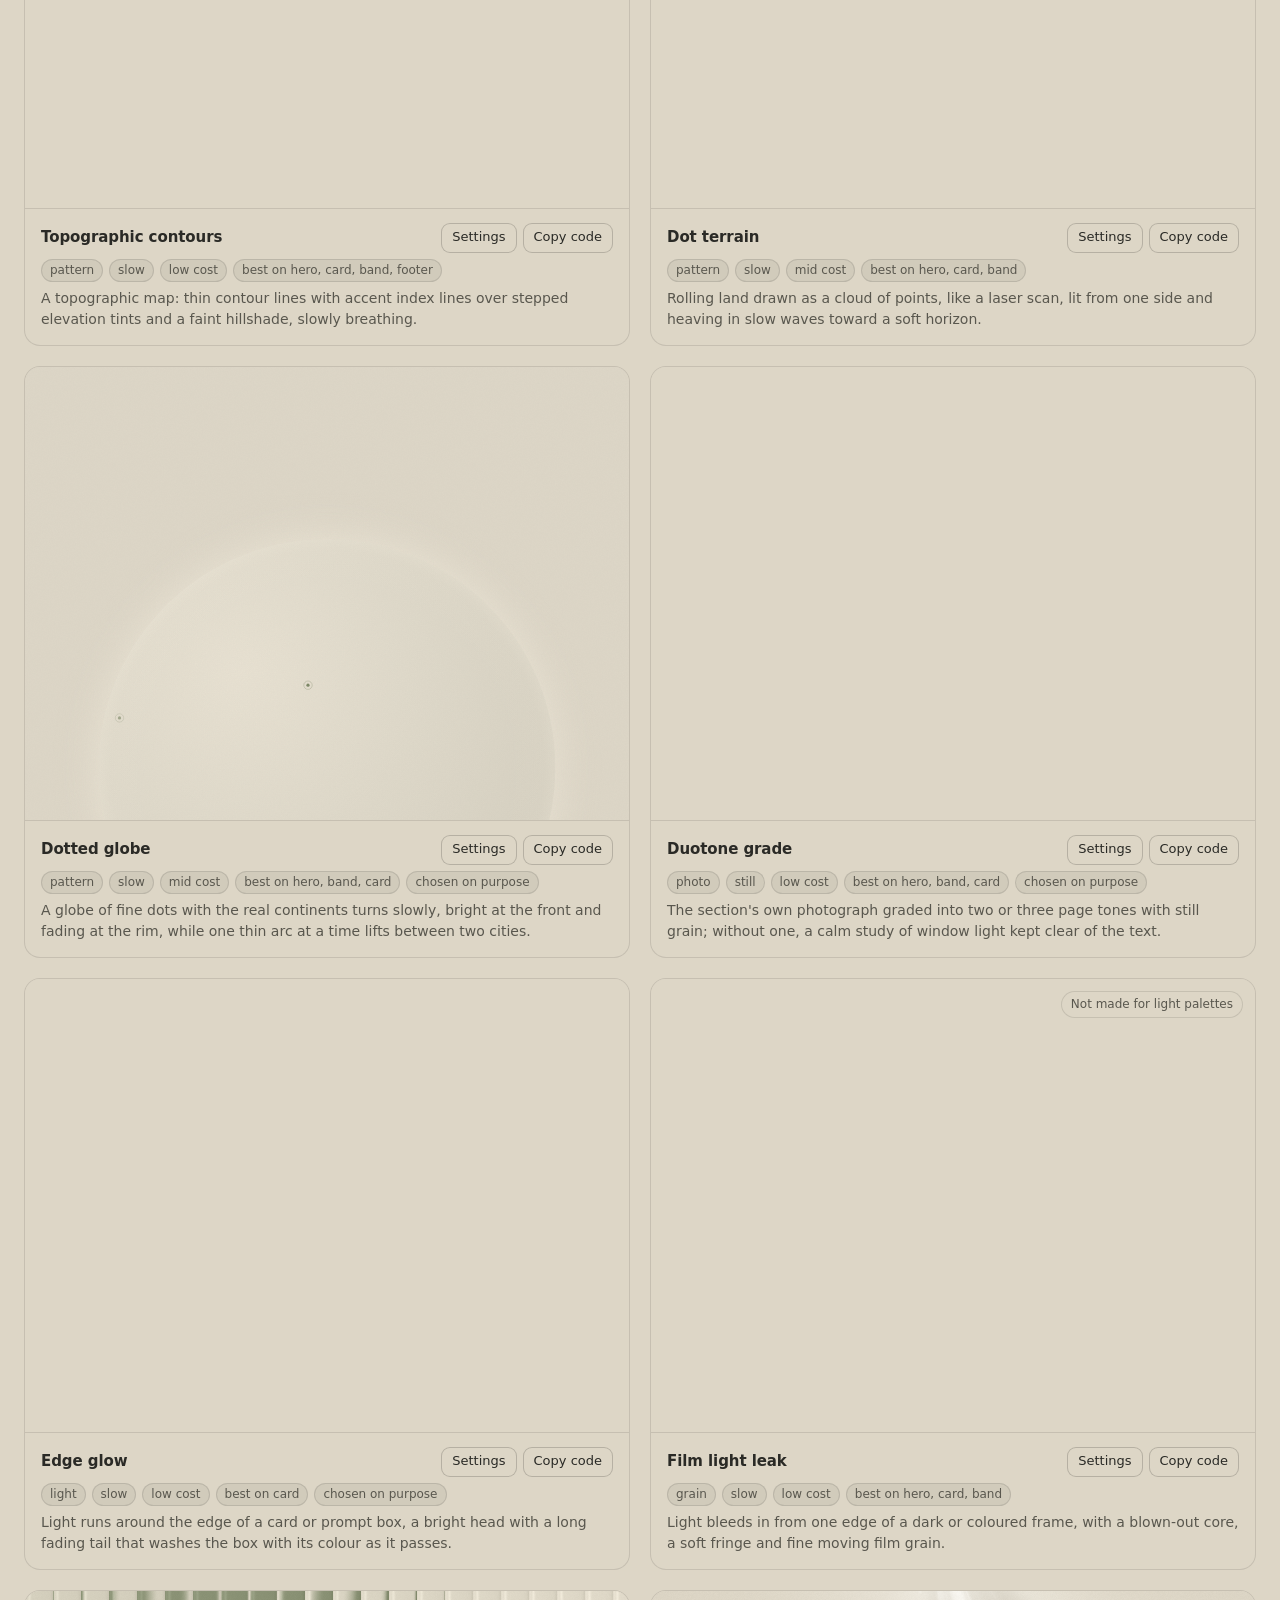
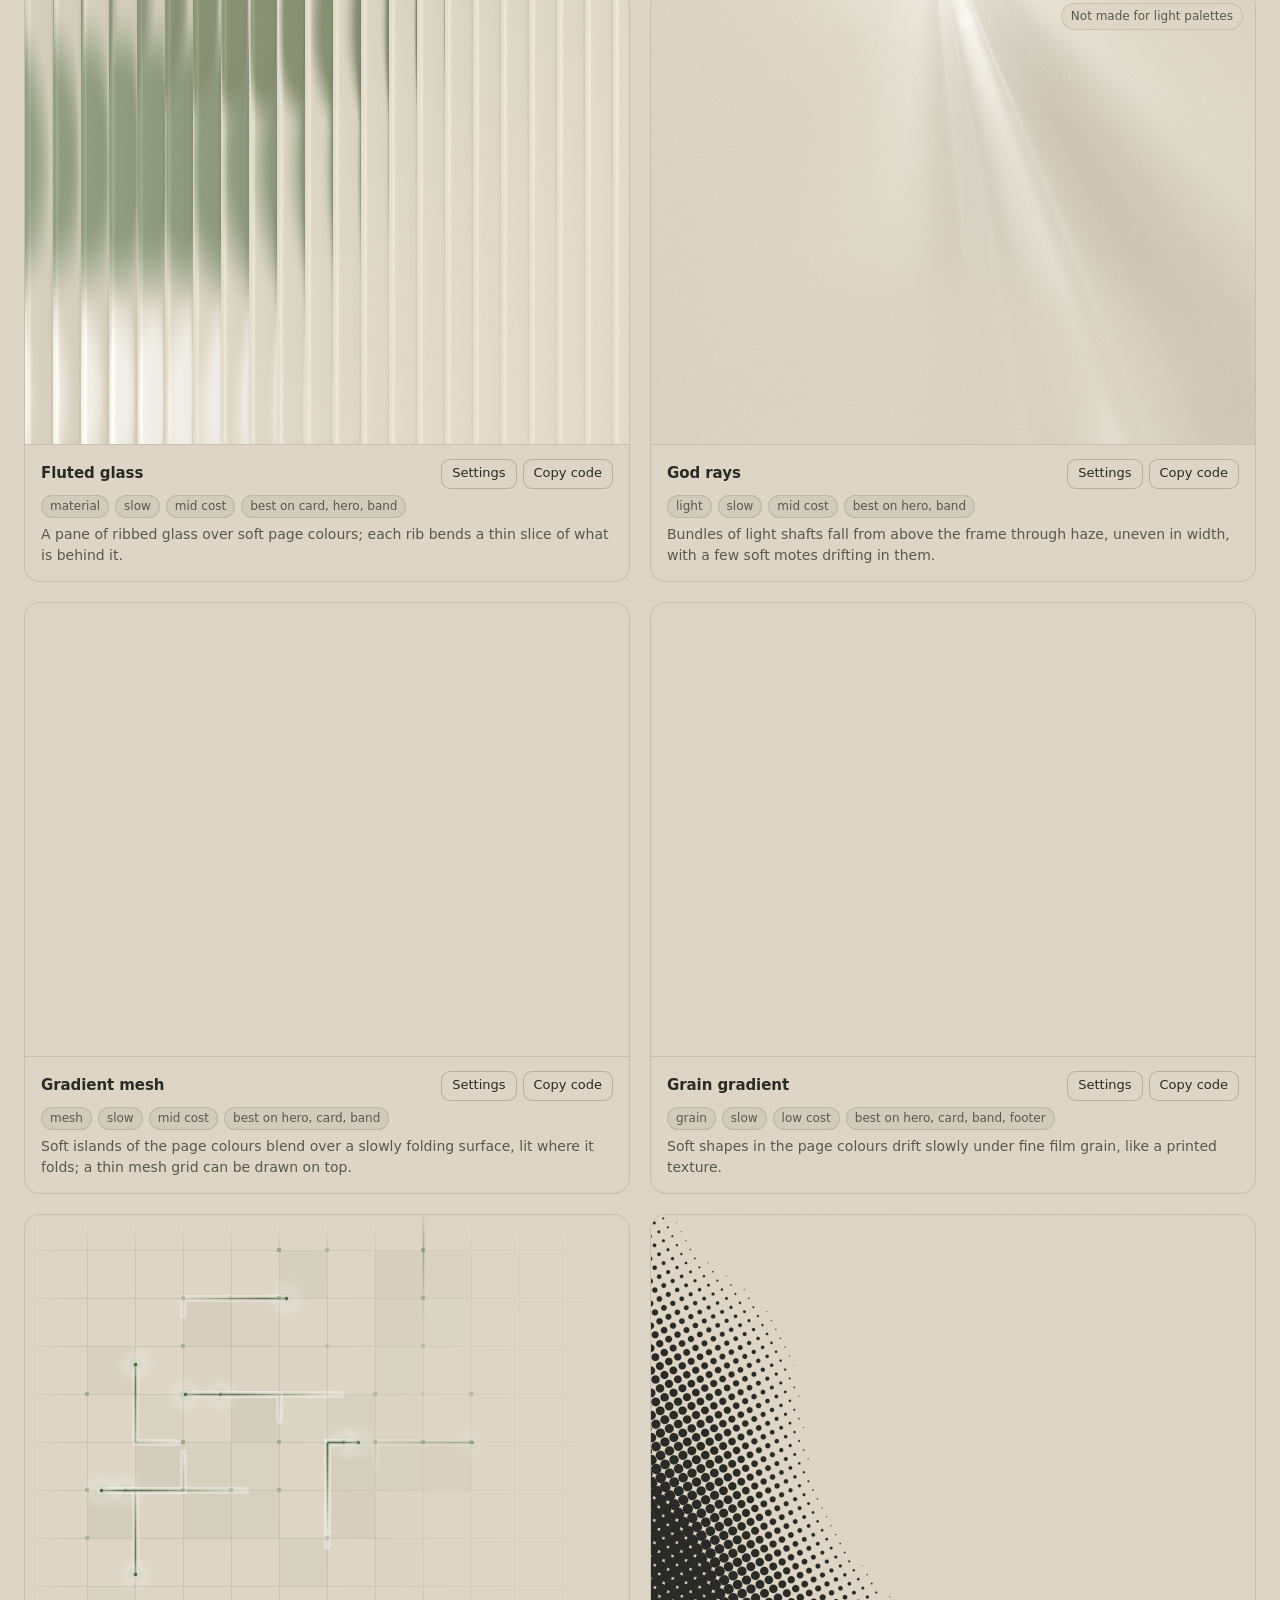
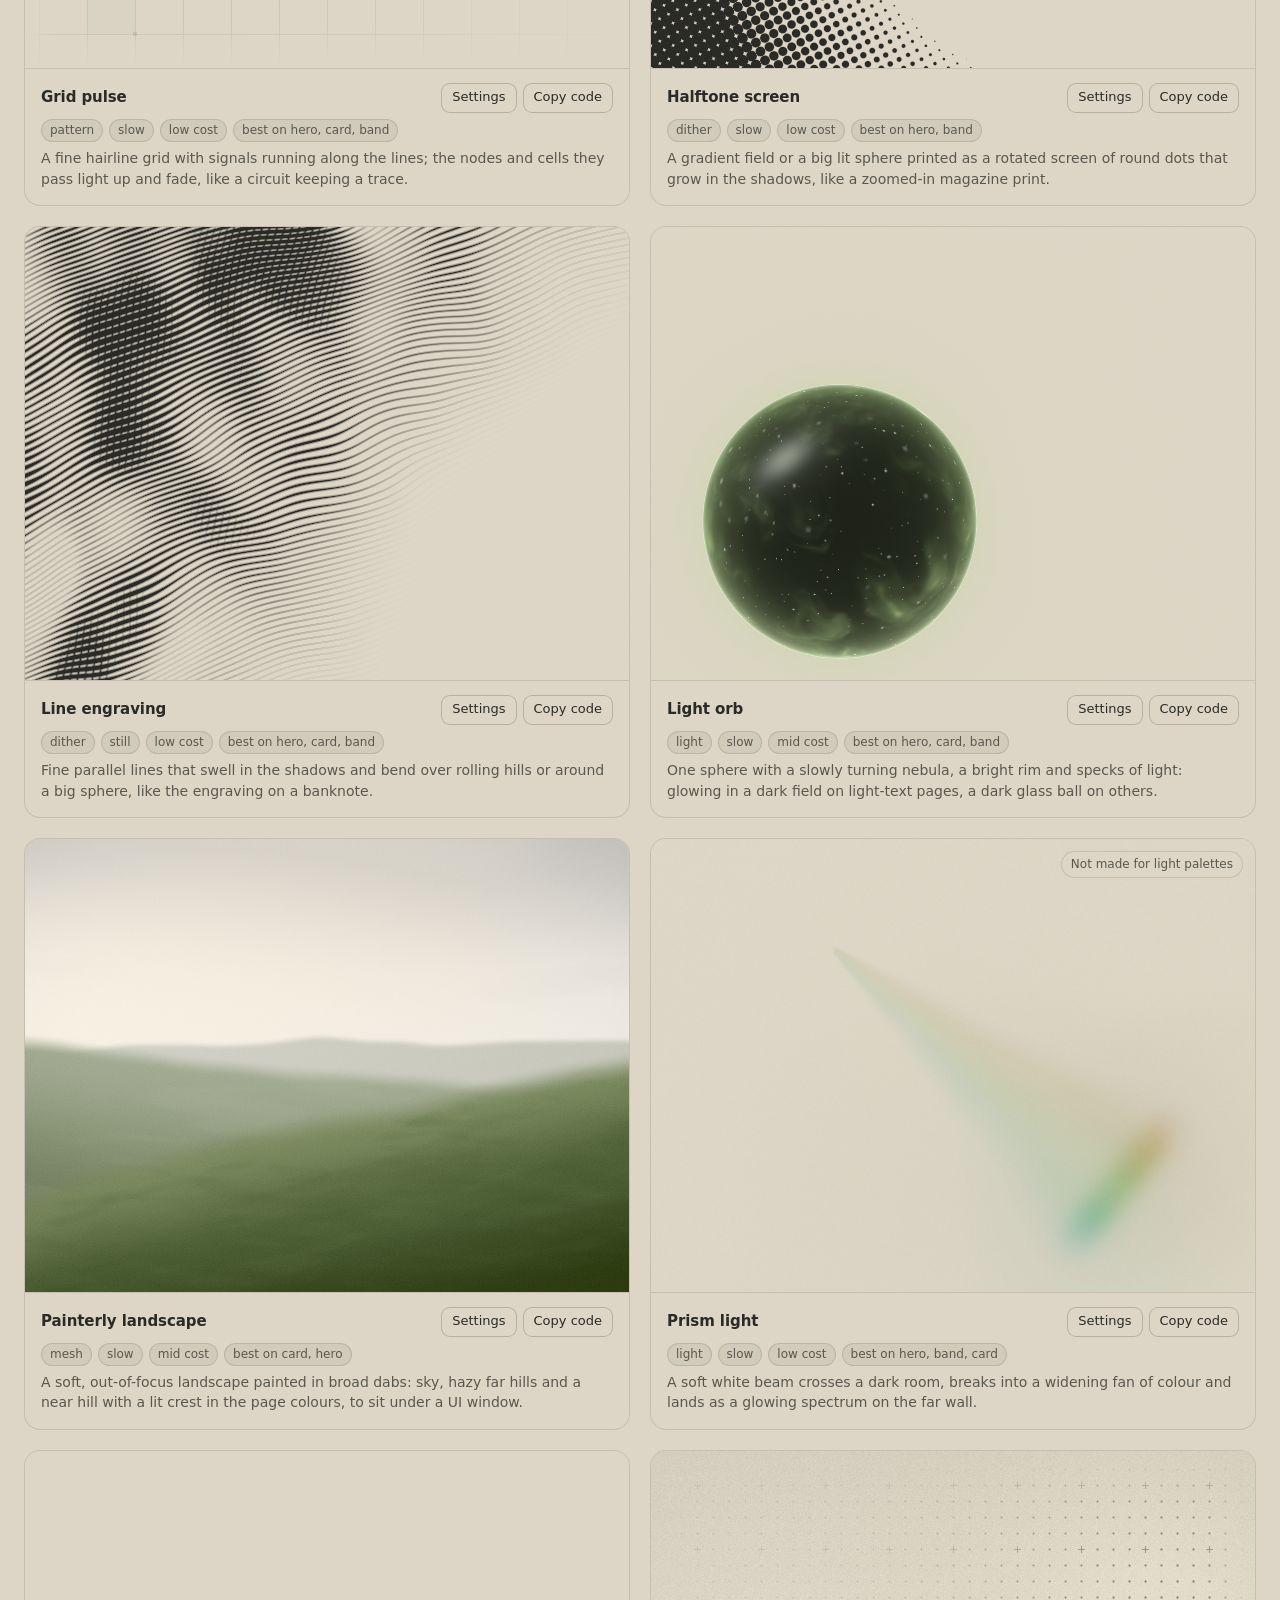
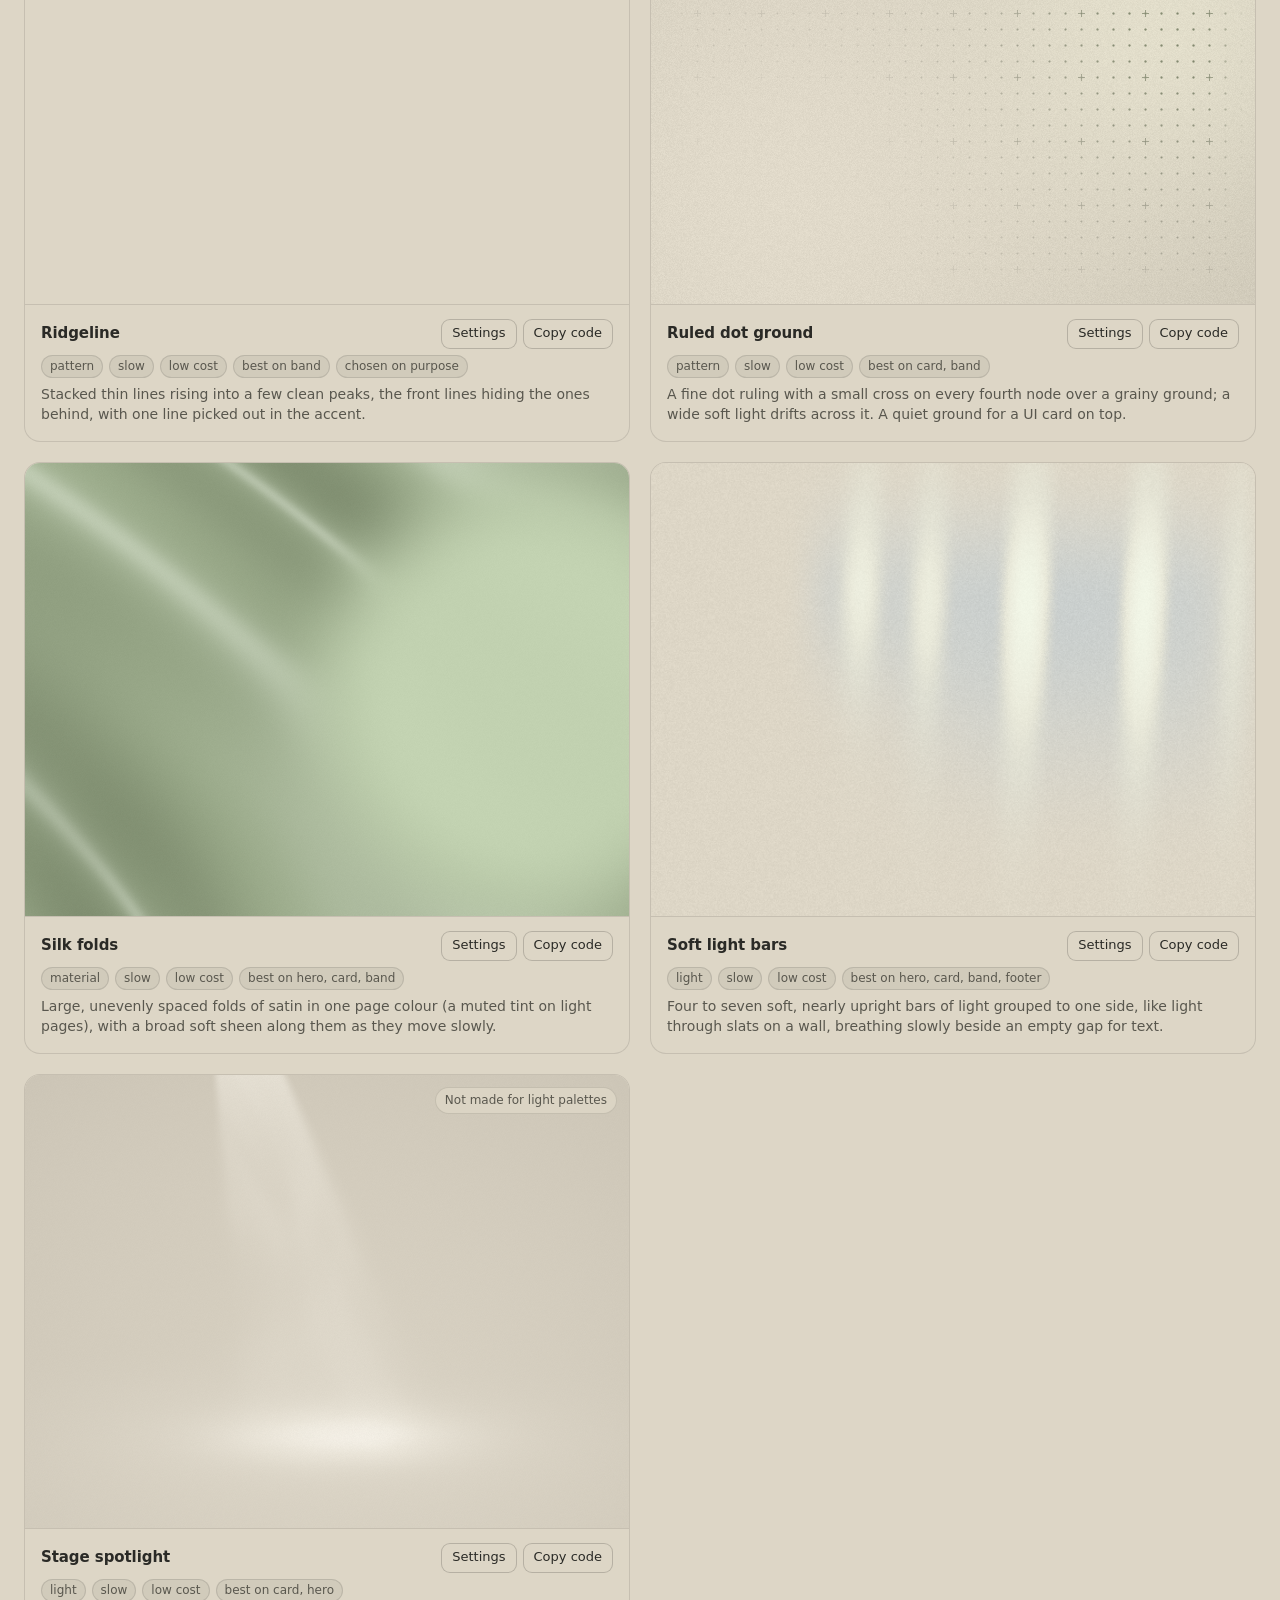
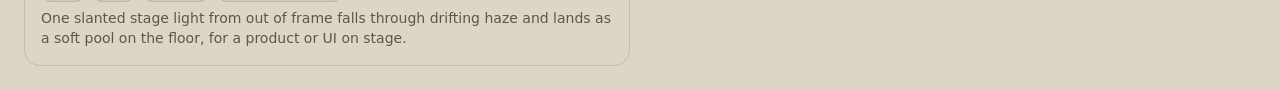
<file: .claude/skills/design-taste-frontend/assets/effects/lab.html>
<!doctype html>
<html lang="en">
<head>
<script>window.__tpGlMax = 16;   /* a gallery shows many live effects at once; a page of a site keeps the default 4 (fx.js) */</script>
<meta charset="utf-8">
<meta name="viewport" content="width=device-width, initial-scale=1">
<title>Effects lab</title>
<link rel="icon" href="data:,">
<style>
  :root {
    --bg: #ddd6c6; --surface: #d2cab8; --ink: #2a2a26; --muted: #59574e; --accent: #4f6238; --accent-ink: #ffffff;
    --line: color-mix(in oklab, var(--ink) 13%, transparent);
    --line-strong: color-mix(in oklab, var(--ink) 22%, transparent);
    --chip: color-mix(in oklab, var(--ink) 6%, var(--bg));
    --radius: 16px;
    color-scheme: light;
  }
  * { box-sizing: border-box; }
  html { -webkit-text-size-adjust: 100%; }
  body {
    margin: 0; background: var(--bg); color: var(--ink);
    font: 14px/1.45 ui-sans-serif, system-ui, -apple-system, "Segoe UI", Roboto, "Helvetica Neue", Arial, sans-serif;
    -webkit-font-smoothing: antialiased;
  }
  button, select, input { font: inherit; color: inherit; }
  .bar {
    position: sticky; top: 0; z-index: 20;
    display: flex; flex-wrap: wrap; align-items: center; justify-content: space-between; gap: 12px 20px;
    padding: 14px 24px; background: color-mix(in oklab, var(--bg) 90%, transparent);
    backdrop-filter: saturate(1.2) blur(14px); -webkit-backdrop-filter: saturate(1.2) blur(14px);
    border-bottom: 1px solid var(--line);
  }
  .title { display: flex; align-items: baseline; gap: 10px; min-width: 0; }
  .title h1 { margin: 0; font-size: 17px; font-weight: 640; letter-spacing: -0.01em; }
  .title p { margin: 0; color: var(--muted); white-space: nowrap; overflow: hidden; text-overflow: ellipsis; }
  .controls { display: flex; flex-wrap: wrap; align-items: center; gap: 8px; }
  .seg { display: inline-flex; padding: 3px; border-radius: 10px; background: var(--chip); border: 1px solid var(--line); }
  .seg button { border: 0; background: transparent; padding: 6px 12px; border-radius: 7px; cursor: pointer; color: var(--muted); }
  .seg button[aria-pressed="true"] { background: var(--bg); color: var(--ink); box-shadow: 0 1px 2px color-mix(in oklab, var(--ink) 14%, transparent); }
  .btn, select {
    height: 34px; padding: 0 12px; border-radius: 9px; border: 1px solid var(--line-strong); background: var(--bg);
    cursor: pointer; display: inline-flex; align-items: center; gap: 6px;
  }
  .btn:hover, select:hover { border-color: color-mix(in oklab, var(--ink) 35%, transparent); }
  .btn.primary { background: var(--ink); color: var(--bg); border-color: var(--ink); }
  label.check { display: inline-flex; align-items: center; gap: 7px; padding: 0 6px; cursor: pointer; color: var(--muted); }
  label.check input { accent-color: var(--accent); width: 15px; height: 15px; }
  select { max-width: 210px; }

  .grid {
    display: grid; gap: 20px; padding: 24px; max-width: 1680px; margin: 0 auto;
    grid-template-columns: repeat(auto-fit, minmax(min(100%, 400px), 1fr));
  }
  body[data-layout="wide"] .grid { grid-template-columns: 1fr; max-width: 1280px; }
  body[data-layout="hero"] .grid { grid-template-columns: 1fr; max-width: none; padding: 0; gap: 0; }
  .tile { border: 1px solid var(--line); border-radius: var(--radius); overflow: hidden; background: var(--bg); display: flex; flex-direction: column; min-width: 0; }
  body[data-layout="hero"] .tile { border-radius: 0; border-width: 0 0 1px; }
  .stage { position: relative; aspect-ratio: 4 / 3; overflow: hidden; }
  body[data-layout="wide"] .stage { aspect-ratio: 16 / 9; }
  body[data-layout="hero"] .stage { aspect-ratio: auto; height: 100vh; min-height: 560px; }
  .stage[data-unfit]::after {
    content: attr(data-unfit); position: absolute; top: 12px; right: 12px; padding: 4px 9px; border-radius: 999px;
    font-size: 12px; background: color-mix(in oklab, var(--bg) 85%, transparent); color: var(--muted); border: 1px solid var(--line);
  }

  /* sample content that sits on the effect */
  .sample { position: absolute; inset: 0; display: none; pointer-events: none; }
  body[data-ui="1"] .sample { display: block; }
  .sample-card {
    position: absolute; left: 22px; bottom: 22px; width: min(232px, calc(100% - 44px));
    display: grid; grid-template-columns: 36px 1fr; gap: 10px; align-items: center;
    padding: 12px 14px 12px 12px; border-radius: 12px; background: var(--surface); color: var(--ink);
    box-shadow: 0 1px 1px color-mix(in oklab, var(--ink) 8%, transparent), 0 10px 30px -12px rgb(0 0 0 / 0.3);
    border: 1px solid color-mix(in oklab, var(--ink) 8%, transparent);
  }
  .sample-card .ic {
    width: 36px; height: 36px; border-radius: 8px; background: var(--bg);
    background-image: radial-gradient(color-mix(in oklab, var(--ink) 55%, transparent) 1.1px, transparent 1.4px);
    background-size: 6px 6px; background-position: 3px 3px; border: 1px solid var(--line);
  }
  .sample-card b { display: block; font-size: 13px; font-weight: 600; }
  .sample-card span { display: block; font-size: 12px; color: var(--muted); font-variant-numeric: tabular-nums; }
  .sample-card .track { grid-column: 1 / -1; height: 4px; border-radius: 4px; background: color-mix(in oklab, var(--ink) 12%, transparent); position: relative; }
  .sample-card .track i { position: absolute; inset: 0 45% 0 0; border-radius: inherit; background: var(--accent); }
  .sample-head { position: absolute; left: 24px; top: 22px; right: 24px; color: var(--ink); }
  .sample-head b { display: block; font-size: clamp(18px, 2.2vw, 30px); font-weight: 640; letter-spacing: -0.02em; line-height: 1.1; max-width: 16ch; }
  .sample-head span { display: block; margin-top: 6px; color: var(--muted); max-width: 34ch; }
  body[data-layout="hero"] .sample-head { left: 48px; top: auto; bottom: 30vh; }
  body[data-layout="hero"] .sample-head b { font-size: clamp(36px, 5vw, 72px); }
  body[data-layout="hero"] .sample-card { left: 48px; bottom: 48px; }

  /* card layout: a feature card with an inset effect panel and a small UI window on it */
  .card-head { display: none; }
  body[data-layout="card"] .grid { grid-template-columns: repeat(auto-fit, minmax(min(100%, 460px), 1fr)); max-width: 1240px; gap: 16px; }
  body[data-layout="card"] .tile { padding: 22px; border: 0; background: color-mix(in oklab, var(--ink) 4.5%, var(--bg)); border-radius: 18px; }
  body[data-layout="card"] .card-head { display: block; }
  .card-head b { display: block; font-size: 15px; font-weight: 620; }
  .card-head p { margin: 4px 0 0; color: var(--muted); max-width: 52ch; }
  body[data-layout="card"] .stage { margin-top: 18px; border-radius: 12px; aspect-ratio: 16 / 10; }
  body[data-layout="card"] .info { display: none; }
  body[data-layout="card"] .sample { display: block; }
  body[data-layout="card"] .sample-head, body[data-layout="card"] .sample-card { display: none; }
  .window { display: none; }
  body[data-layout="card"] .window {
    display: block; position: absolute; left: 50%; top: 54%; transform: translate(-50%, -50%); width: 64%;
    border-radius: 10px; background: var(--surface); color: var(--ink);
    box-shadow: 0 1px 0 color-mix(in oklab, var(--ink) 6%, transparent), 0 18px 40px -16px rgb(0 0 0 / 0.35);
    border: 1px solid color-mix(in oklab, var(--ink) 10%, transparent); overflow: hidden; font-size: 12px;
  }
  .window .wbar { display: flex; align-items: center; gap: 5px; padding: 8px 10px; border-bottom: 1px solid var(--line); }
  .window .wbar i { width: 7px; height: 7px; border-radius: 50%; background: color-mix(in oklab, var(--ink) 22%, transparent); }
  .window .wbar span { margin-left: 8px; color: var(--muted); }
  .window .wbody { padding: 12px 12px 14px; display: grid; gap: 8px; }
  .window .wrow { display: flex; align-items: center; justify-content: space-between; gap: 10px; }
  .window .wrow em { font-style: normal; color: var(--muted); font-variant-numeric: tabular-nums; }
  .window .wbtn { justify-self: start; margin-top: 2px; padding: 5px 10px; border-radius: 7px; background: var(--accent); color: var(--accent-ink); font-weight: 600; }
  .info { padding: 14px 16px 16px; display: grid; gap: 4px; border-top: 1px solid var(--line); }
  body[data-layout="hero"] .info { display: none; }
  .info-top { display: flex; align-items: center; justify-content: space-between; gap: 12px; }
  .info h2 { margin: 0; font-size: 15px; font-weight: 620; letter-spacing: -0.005em; }
  .tags { display: flex; flex-wrap: wrap; gap: 6px; margin: 2px 0 2px; }
  .tags span { font-size: 12px; padding: 2px 8px; border-radius: 999px; background: var(--chip); color: var(--muted); border: 1px solid var(--line); }
  .look { margin: 0; color: var(--muted); }
  .actions { display: flex; gap: 6px; flex: none; }
  .actions .btn { height: 30px; padding: 0 10px; font-size: 13px; }

  .params { display: none; padding: 4px 16px 16px; gap: 10px 18px; grid-template-columns: repeat(auto-fill, minmax(170px, 1fr)); }
  .tile.open .params { display: grid; }
  .param { display: grid; gap: 4px; }
  .param label { display: flex; justify-content: space-between; font-size: 12px; color: var(--muted); }
  .param output { color: var(--ink); font-variant-numeric: tabular-nums; }
  .param input[type=range] { width: 100%; accent-color: var(--ink); margin: 0; }
  .params .row { grid-column: 1 / -1; display: flex; gap: 8px; align-items: center; }
  .params .row input { width: 90px; height: 30px; border-radius: 8px; border: 1px solid var(--line-strong); background: var(--bg); padding: 0 8px; }

  .empty { padding: 80px 24px; text-align: center; color: var(--muted); }
  .toast {
    position: fixed; left: 50%; bottom: 24px; transform: translate(-50%, 20px); opacity: 0; pointer-events: none;
    background: var(--ink); color: var(--bg); padding: 9px 14px; border-radius: 10px; transition: .25s ease; z-index: 30;
  }
  .toast.on { opacity: 1; transform: translate(-50%, 0); }
  @media (max-width: 640px) {
    .bar { padding: 12px 16px; }
    .grid { padding: 16px; gap: 16px; }
    .title p { display: none; }
  }
</style>
</head>
<body data-layout="grid">
<header class="bar">
  <div class="title">
    <h1>Effects lab</h1>
    <p id="count"></p>
  </div>
  <div class="controls">
    <div class="seg" role="group" aria-label="Palette type">
      <button type="button" data-kind="light">Light</button>
      <button type="button" data-kind="dark">Dark</button>
      <button type="button" data-kind="colour">Colour</button>
    </div>
    <select id="pal" aria-label="Palette"></select>
    <select id="layout" aria-label="Layout"><option value="grid">Grid</option><option value="card">Cards</option><option value="wide">Wide</option><option value="hero">Hero</option></select>
    <label class="check"><input type="checkbox" id="ui"> Show UI on top</label>
    <button type="button" class="btn" id="reseed">New seeds</button>
    <button type="button" class="btn" id="pause">Pause</button>
  </div>
</header>
<main class="grid" id="grid"></main>
<div class="toast" id="toast" role="status"></div>
<script id="palettes" type="application/json">[{"id":"white-link-blue","name":"Sheet and biro","bg":"#ffffff","surface":"#f4f4f4","ink":"#111111","muted":"#6b6b6b","accent":"#1a4be0","accentInk":"#ffffff"},{"id":"cool-white-slate","name":"Frost and slate","bg":"#f7f9fa","surface":"#ecf0f2","ink":"#1f3038","muted":"#5d6b72","accent":"#0d7480","accentInk":"#ffffff"},{"id":"rose-grey-green","name":"Rose grey, green","bg":"#ebe5e3","surface":"#e1dad7","ink":"#2b2622","muted":"#6a615d","accent":"#0f7d45","accentInk":"#ffffff"},{"id":"paper-grey-brass","name":"Newsprint and brass","bg":"#e8e8e3","surface":"#dcdcd6","ink":"#181715","muted":"#63625c","accent":"#bfb21a","accentInk":"#181715"},{"id":"stone-blueprint","name":"Stone and blueprint","bg":"#dfdedb","surface":"#d3d2ce","ink":"#26251e","muted":"#5f5d55","accent":"#2456d6","accentInk":"#ffffff"},{"id":"white-navy-tab","name":"Navy on white","bg":"#ffffff","surface":"#f4f4f2","ink":"#1f2b4d","muted":"#6a7186","accent":"#f7941d","accentInk":"#1f2b4d"},{"id":"three-stones","name":"Three stones","bg":"#eeecea","surface":"#e4e1dd","ink":"#333231","muted":"#6b6763","accent":"#5c6b54","accentInk":"#ffffff"},{"id":"putty-black-teal","name":"Putty and black","bg":"#dedad3","surface":"#d3cec6","ink":"#0a0a0a","muted":"#5c5852","accent":"#256f82","accentInk":"#ffffff"},{"id":"moss-sand","name":"Sand and moss","bg":"#ddd6c6","surface":"#d2cab8","ink":"#2a2a26","muted":"#59574e","accent":"#4f6238","accentInk":"#ffffff"},{"id":"green-mat-chocolate","name":"Bone, green, chocolate","bg":"#e5e1d8","surface":"#dad5ca","ink":"#2a1d17","muted":"#6b5b51","accent":"#456f3a","accentInk":"#ffffff"},{"id":"lunar-grey-bronze","name":"Lunar and bronze","bg":"#111111","surface":"#1c1c1c","ink":"#f2f2f2","muted":"#8f8f8f","accent":"#a08672","accentInk":"#111111"},{"id":"blue-black-cornflower","name":"Night and sky blue","bg":"#0a0d14","surface":"#131824","ink":"#e9edf3","muted":"#8891a1","accent":"#5ab9fc","accentInk":"#0a0d14"},{"id":"green-black-bone","name":"Green-black and bone","bg":"#161c1a","surface":"#1f2725","ink":"#e3e2da","muted":"#8e948d","accent":"#9fc7b8","accentInk":"#161c1a"},{"id":"black-crimson","name":"Black and crimson","bg":"#0a0a0a","surface":"#151515","ink":"#efefef","muted":"#8c8c8c","accent":"#b11226","accentInk":"#ffffff"},{"id":"forest-pale-lime","name":"Forest and lime","bg":"#0f1f10","surface":"#162a17","ink":"#ffffff","muted":"#9aa39a","accent":"#c6f19d","accentInk":"#0f1f10"},{"id":"charcoal-room-sage","name":"Charcoal and sage","bg":"#1c1c1c","surface":"#262626","ink":"#f1f1ef","muted":"#9a9b96","accent":"#8fa68e","accentInk":"#1c1c1c"},{"id":"warm-black-gold","name":"Warm black, gold","bg":"#0c0a08","surface":"#181512","ink":"#ffffff","muted":"#8f8a84","accent":"#c9a45a","accentInk":"#0c0a08"},{"id":"graphite-safety-orange","name":"Graphite and orange","bg":"#18191b","surface":"#222427","ink":"#eff0f1","muted":"#9c9ea3","accent":"#ff4a1f","accentInk":"#18191b"},{"id":"soot-pale-lime","name":"Soot and lime","bg":"#0f0f0f","surface":"#1a1a1a","ink":"#ffffff","muted":"#8f8f8f","accent":"#dafa9c","accentInk":"#0f0f0f"},{"id":"plum-black-pink","name":"Plum-black and pink","bg":"#0d060b","surface":"#1b0e17","ink":"#ffffff","muted":"#9a8f97","accent":"#ff488b","accentInk":"#0d060b"},{"id":"white-signal-red","name":"Signal red, white","bg":"#ffffff","surface":"#f2f2f2","ink":"#0a0a0a","muted":"#6b6b6b","accent":"#d92b21","accentInk":"#ffffff"},{"id":"white-mint-tiles","name":"Greys and mint","bg":"#ffffff","surface":"#f3f3f3","ink":"#232323","muted":"#6e6e6e","accent":"#a1ffcb","accentInk":"#232323"},{"id":"cool-grey-cobalt","name":"Cool grey, cobalt","bg":"#eef0f3","surface":"#e2e5ea","ink":"#0b0c0e","muted":"#5d6470","accent":"#1f2de6","accentInk":"#ffffff"},{"id":"offwhite-bottle-yellow","name":"Bottle ink, yellow","bg":"#f7f7f7","surface":"#ebebeb","ink":"#0d2a1c","muted":"#5f6b64","accent":"#f6e016","accentInk":"#0d2a1c"},{"id":"teal-on-paper","name":"Teal on paper","bg":"#f7f9f8","surface":"#ebf0ee","ink":"#06525c","muted":"#2f737d","accent":"#06525c","accentInk":"#f7f9f8"},{"id":"navy-pink","name":"Navy and pink","bg":"#1a2039","surface":"#212846","ink":"#f9a3c0","muted":"#b9879c","accent":"#f9a3c0","accentInk":"#1a2039"},{"id":"blush-aubergine","name":"Blush and aubergine","bg":"#edccbe","surface":"#e8c2b2","ink":"#351a2b","muted":"#6c4857","accent":"#351a2b","accentInk":"#edccbe"},{"id":"cobalt-on-sand","name":"Cobalt on sand","bg":"#e6dbc7","surface":"#ddd0b9","ink":"#062b8a","muted":"#3a5aa8","accent":"#062b8a","accentInk":"#e6dbc7"},{"id":"oxblood-grey","name":"Oxblood and grey","bg":"#e2e2e2","surface":"#d6d6d6","ink":"#7d0c14","muted":"#7a4a4e","accent":"#7d0c14","accentInk":"#e2e2e2"},{"id":"olive-on-bone","name":"Olive on bone","bg":"#ecebe7","surface":"#e1dfd9","ink":"#38450f","muted":"#5d683a","accent":"#38450f","accentInk":"#ecebe7"},{"id":"burgundy-bubblegum","name":"Burgundy and bubblegum","bg":"#3d0012","surface":"#4d0519","ink":"#ff99d3","muted":"#c77aa0","accent":"#ff99d3","accentInk":"#3d0012"},{"id":"bottle-green-gold","name":"Bottle green, gold","bg":"#133621","surface":"#1a4429","ink":"#f4d96c","muted":"#b3a55e","accent":"#f4d96c","accentInk":"#133621"},{"id":"cobalt-field","name":"Cobalt field","bg":"#0034eb","surface":"#002fd6","ink":"#ffffff","muted":"#dfe4f2","accent":"#e9e34a","accentInk":"#111111"},{"id":"mustard-field","name":"Mustard and black","bg":"#e1ac10","surface":"#cd9d0f","ink":"#0b0b0b","muted":"#4d3d0a","accent":"#24338f","accentInk":"#ffffff"},{"id":"carmine-field","name":"Carmine field","bg":"#9c1220","surface":"#8a101c","ink":"#ffffff","muted":"#f0b9bd","accent":"#ffd9dc","accentInk":"#9c1220"},{"id":"pink-field-lime","name":"Bubblegum and lime","bg":"#ff87ab","surface":"#ff739d","ink":"#0a0a0a","muted":"#6b1f3a","accent":"#def915","accentInk":"#0a0a0a"},{"id":"sky-field-navy","name":"Sky and navy","bg":"#6bb4ee","surface":"#7dbdf0","ink":"#0e1822","muted":"#1b3d5c","accent":"#ff5a1f","accentInk":"#0e1822"},{"id":"orange-field-black","name":"Orange and black","bg":"#ff7a1f","surface":"#ff8633","ink":"#050f16","muted":"#5a2306","accent":"#050f16","accentInk":"#ff7a1f"},{"id":"tobacco-olive","name":"Tobacco and olive","bg":"#472913","surface":"#55321a","ink":"#e4e0cf","muted":"#b39f84","accent":"#525e1b","accentInk":"#e4e0cf"},{"id":"poster-chapters","name":"Poster chapters","bg":"#e6e0d2","surface":"#dcd5c5","ink":"#1a1a1a","muted":"#5f5b52","accent":"#18bc42","accentInk":"#1a1a1a"},{"id":"blue-red-black","name":"Blue, red, black","bg":"#ffffff","surface":"#f3f3f3","ink":"#0a0a0a","muted":"#6b6b6b","accent":"#1f30e0","accentInk":"#ffffff"},{"id":"charcoal-primaries","name":"Charcoal and primaries","bg":"#191919","surface":"#242424","ink":"#ffffff","muted":"#9a9a9a","accent":"#0c7866","accentInk":"#ffffff"},{"id":"ultramarine-yellow","name":"Ultramarine and yellow","bg":"#1423b8","surface":"#1220a6","ink":"#ffffff","muted":"#e4e2d6","accent":"#1fc27a","accentInk":"#0a0a0a"},{"id":"candy-chapters","name":"Candy chapters","bg":"#ffd249","surface":"#f5c63c","ink":"#0a0a0a","muted":"#5e4a0a","accent":"#f53fd6","accentInk":"#0a0a0a"},{"id":"orange-sky-lime","name":"Orange, sky, lime","bg":"#ff8126","surface":"#ff8d3a","ink":"#111111","muted":"#5c2a05","accent":"#de194b","accentInk":"#ffffff"},{"id":"post-red-mustard","name":"Post red, mustard","bg":"#e2dccf","surface":"#d7d0c1","ink":"#2a1110","muted":"#6b524c","accent":"#4a6f84","accentInk":"#ffffff"},{"id":"mint-orange-grey","name":"Grey, mint, orange","bg":"#ffffff","surface":"#f5f5f5","ink":"#000000","muted":"#666666","accent":"#a7ff9c","accentInk":"#000000"},{"id":"report-blocks","name":"Report blocks","bg":"#ffffff","surface":"#f6f6f6","ink":"#000000","muted":"#5f5f5f","accent":"#fe7141","accentInk":"#000000"},{"id":"card-pastels","name":"Card pastels","bg":"#f7f7f5","surface":"#ebebe8","ink":"#000000","muted":"#666662","accent":"#d0106f","accentInk":"#ffffff"},{"id":"mint-pink-accounts","name":"Mint and pink","bg":"#f8f8f8","surface":"#eeeeee","ink":"#0a0a0a","muted":"#6a6a6a","accent":"#1f6b3a","accentInk":"#ffffff"},{"id":"swap-pastels","name":"Swapping pastels","bg":"#c3d7e5","surface":"#d0e0eb","ink":"#141414","muted":"#4a5068","accent":"#0f5257","accentInk":"#ffffff"},{"id":"blush-sage-slate","name":"Blush, sage, slate","bg":"#a6b3bc","surface":"#b2bdc5","ink":"#1c1c1c","muted":"#38424a","accent":"#2c3620","accentInk":"#e3e2da"},{"id":"candy-on-black","name":"Candy on black","bg":"#000000","surface":"#0d0d0d","ink":"#ffffff","muted":"#999999","accent":"#93f1f7","accentInk":"#000000"},{"id":"sky-sand","name":"Sky and sand","bg":"#cbe4f2","surface":"#bcdcee","ink":"#0a0a0a","muted":"#44606e","accent":"#b0298f","accentInk":"#ffffff"},{"id":"studio-grey","name":"Studio grey","bg":"#a8a8aa","surface":"#b4b4b6","ink":"#0e0e0e","muted":"#3a3a3c","accent":"#1f5c49","accentInk":"#ffffff"},{"id":"walnut-tan","name":"Walnut and tan","bg":"#2b2216","surface":"#382d1e","ink":"#e4e2da","muted":"#a39a8b","accent":"#bda38b","accentInk":"#2b2216"}]</script>
<script id="presets" type="application/json">{"light":"moss-sand","dark":"blue-black-cornflower","colour":"cobalt-field"}</script>
<script type="module">
  import fx from './fx.js';

  const q = new URLSearchParams(location.search);
  const PALETTES = JSON.parse(document.getElementById('palettes').textContent);
  const PRESETS = JSON.parse(document.getElementById('presets').textContent);
  const byId = Object.fromEntries(PALETTES.map(p => [p.id, p]));
  const $ = s => document.querySelector(s);
  const grid = $('#grid');

  if (q.has('fallback')) fx.config.forceFallback = true;
  if (q.has('webgl1')) fx.config.forceWebGL1 = true;
  if (q.has('time')) fx.setClock(+q.get('time'));
  document.body.dataset.layout = ['wide', 'hero', 'card'].includes(q.get('layout')) ? q.get('layout') : 'grid';
  $('#layout').value = document.body.dataset.layout;
  $('#layout').addEventListener('change', e => { document.body.dataset.layout = e.target.value; syncUrl(); });
  document.body.dataset.ui = q.get('ui') === '1' ? '1' : '0';
  $('#ui').checked = document.body.dataset.ui === '1';

  let palette = pickPalette(q.get('palette') || 'light');
  let paused = false;
  const tiles = [];

  function pickPalette(key) {
    const id = PRESETS[key] || key;
    return byId[id] || byId[PRESETS.light] || PALETTES[0];
  }
  function applyPalette(p) {
    const r = document.documentElement.style;
    r.setProperty('--bg', p.bg); r.setProperty('--surface', p.surface); r.setProperty('--ink', p.ink);
    r.setProperty('--muted', p.muted); r.setProperty('--accent', p.accent); r.setProperty('--accent-ink', p.accentInk);
    document.documentElement.style.colorScheme = fx.paletteKind(p) === 'light' ? 'light' : 'dark';
    const kind = fx.paletteKind(p);
    for (const b of document.querySelectorAll('.seg button')) b.setAttribute('aria-pressed', String(PRESETS[b.dataset.kind] === p.id));
    $('#pal').value = p.id;
    for (const t of tiles) {
      const fits = t.meta.palettes.includes(kind);
      if (fits) t.stage.removeAttribute('data-unfit'); else t.stage.setAttribute('data-unfit', `Not made for ${kind} palettes`);
      t.ctrl?.setPalette(fx.normalizePalette(p));
    }
  }
  function toast(msg) {
    const el = $('#toast'); el.textContent = msg; el.classList.add('on');
    clearTimeout(toast.t); toast.t = setTimeout(() => el.classList.remove('on'), 1600);
  }
  const fmt = (v, d) => (d.step && d.step >= 1 ? String(Math.round(v)) : (+v).toFixed(2));

  function snippet(t) {
    const p = t.ctrl.params, d = t.meta.params || {};
    const changed = Object.fromEntries(Object.entries(p).filter(([k, v]) => d[k] && v !== d[k].default));
    const attrs = [`data-fx="${t.meta.id}"`, `data-fx-seed="${t.ctrl.seed}"`];
    if (Object.keys(changed).length) attrs.push(`data-fx-params='${JSON.stringify(changed)}'`);
    return `<div ${attrs.join(' ')}></div>`;
  }

  function buildTile(meta, i) {
    const tile = document.createElement('article');
    tile.className = 'tile';
    tile.dataset.id = meta.id;
    tile.innerHTML = `
      <div class="card-head"><b></b><p></p></div>
      <div class="stage">
        <div class="sample" aria-hidden="true">
          <div class="window"><div class="wbar"><i></i><i></i><i></i><span>Settings</span></div>
            <div class="wbody"><div class="wrow"><span>Grain</span><em>0.60</em></div><div class="wrow"><span>Speed</span><em>0.50</em></div><span class="wbtn">Apply</span></div></div>
          <div class="sample-head"><b>A headline sits here</b><span>Secondary text, to check contrast on the effect.</span></div>
          <div class="sample-card"><div class="ic"></div><div><b></b><span></span></div><div class="track"><i></i></div></div>
        </div>
      </div>
      <div class="info">
        <div class="info-top">
          <h2></h2>
          <div class="actions">
            <button type="button" class="btn" data-act="params" aria-expanded="false">Settings</button>
            <button type="button" class="btn" data-act="copy">Copy code</button>
          </div>
        </div>
        <div class="tags"></div>
        <p class="look"></p>
      </div>
      <div class="params"></div>`;
    tile.querySelector('h2').textContent = meta.name;
    tile.querySelector('.card-head b').textContent = meta.name;
    tile.querySelector('.card-head p').textContent = meta.look;
    tile.querySelector('.window .wbar span').textContent = meta.name;
    const wk = Object.keys(meta.params || {}).slice(0, 2);
    tile.querySelectorAll('.window .wrow').forEach((row, n) => {
      const k = wk[n];
      if (!k) { row.remove(); return; }
      row.querySelector('span').textContent = k[0].toUpperCase() + k.slice(1);
      row.querySelector('em').textContent = fmt(meta.params[k].default, meta.params[k]);
    });
    tile.querySelector('.look').textContent = meta.look;
    tile.querySelector('.sample-card b').textContent = meta.name;
    const keys = Object.keys(meta.params || {}).slice(0, 2);
    tile.querySelector('.sample-card span').textContent = keys.map(k => `${k} ${fmt(meta.params[k].default, meta.params[k])}`).join(' · ');
    const tags = [meta.family, meta.motion, `${meta.cost} cost`, `best on ${meta.bestOn.join(', ')}`, ...(meta.random === false ? ['chosen on purpose'] : [])];
    tile.querySelector('.tags').append(...tags.map(s => Object.assign(document.createElement('span'), { textContent: s })));
    const stage = tile.querySelector('.stage');
    const seed = q.has('seed') ? (+q.get('seed') + i * 101) : 1000 + i * 37;
    const t = { meta, tile, stage, seed, ctrl: null };
    tile.querySelector('[data-act="copy"]').addEventListener('click', async () => {
      if (!t.ctrl) return;
      try { await navigator.clipboard.writeText(snippet(t)); toast('Code copied'); }
      catch (_) { prompt('Copy this code', snippet(t)); }
    });
    tile.querySelector('[data-act="params"]').addEventListener('click', e => {
      const open = tile.classList.toggle('open');
      e.currentTarget.setAttribute('aria-expanded', String(open));
    });
    buildParams(t);
    return t;
  }

  function buildParams(t) {
    const box = t.tile.querySelector('.params');
    box.innerHTML = '';
    for (const [k, d] of Object.entries(t.meta.params || {})) {
      const id = `${t.meta.id}-${k}`;
      const row = document.createElement('div');
      row.className = 'param';
      row.innerHTML = `<label for="${id}"><span>${k}</span><output></output></label><input type="range" id="${id}">`;
      const inp = row.querySelector('input'), out = row.querySelector('output');
      inp.min = d.min; inp.max = d.max; inp.step = d.step || (d.max - d.min) / 100; inp.value = d.default;
      out.textContent = fmt(d.default, d);
      inp.addEventListener('input', () => { out.textContent = fmt(+inp.value, d); t.ctrl?.set({ [k]: +inp.value }); });
      box.append(row);
    }
    const row = document.createElement('div');
    row.className = 'row';
    row.innerHTML = `<span>Seed</span><input type="number" min="0" max="9999" step="1"><button type="button" class="btn">Reset</button>`;
    const seedIn = row.querySelector('input');
    seedIn.value = t.seed;
    seedIn.addEventListener('change', () => { t.seed = +seedIn.value || 0; remount(t); });
    row.querySelector('button').addEventListener('click', () => { buildParams(t); remount(t); });
    box.append(row);
  }

  async function remount(t, params) {
    t.ctrl = await fx.mount(t.stage, t.meta.id, { palette: fx.normalizePalette(palette), params: params || currentParams(t), seed: t.seed });
    if (paused) t.ctrl.pause();
    t.tile.querySelector('.params .row input').value = t.seed;
    // the seed may place the calm area and focal point (fx.compose): show the values in use
    for (const [k, d] of Object.entries(t.meta.params || {})) {
      const inp = t.tile.querySelector(`#${t.meta.id}-${k}`);
      if (inp && t.ctrl.params[k] != null) { inp.value = t.ctrl.params[k]; inp.previousElementSibling.querySelector('output').textContent = fmt(t.ctrl.params[k], d); }
    }
  }
  function currentParams(t) {
    const out = {};
    for (const inp of t.tile.querySelectorAll('.param input')) out[inp.id.slice(t.meta.id.length + 1)] = +inp.value;
    return out;
  }

  // controls
  for (const b of document.querySelectorAll('.seg button')) {
    b.addEventListener('click', () => { palette = pickPalette(b.dataset.kind); applyPalette(palette); syncUrl(); });
  }
  const sel = $('#pal');
  const groups = { light: [], dark: [], colour: [] };
  for (const p of PALETTES) groups[fx.paletteKind(p)].push(p);
  for (const [k, list] of Object.entries(groups)) {
    const og = document.createElement('optgroup');
    og.label = k[0].toUpperCase() + k.slice(1);
    for (const p of list) og.append(new Option(p.name, p.id));
    sel.append(og);
  }
  sel.addEventListener('change', () => { palette = pickPalette(sel.value); applyPalette(palette); syncUrl(); });
  $('#ui').addEventListener('change', e => {
    document.body.dataset.ui = e.target.checked ? '1' : '0';
    syncUrl();
    // a page puts the calm area where its text is; with the sample text on, do the same
    const calm = textCalm();
    for (const t of tiles) remount(t, calm ? { ...currentParams(t), ...calm } : {});
  });
  $('#layout').addEventListener('change', () => {
    const calm = textCalm();
    if (calm) for (const t of tiles) remount(t, { ...currentParams(t), ...calm });
  });
  // where the sample headline sits (0..1 of the frame), or null when no text is on the effect
  function textCalm() {
    const layout = document.body.dataset.layout;
    if (document.body.dataset.ui !== '1' || layout === 'card') return null;
    return layout === 'hero' ? { calmX: 0.2, calmY: 0.62 } : { calmX: 0.2, calmY: 0.18 };
  }
  $('#reseed').addEventListener('click', () => {
    for (const t of tiles) { t.seed = Math.floor(Math.random() * 10000); remount(t); }
  });
  $('#pause').addEventListener('click', e => {
    paused = !paused;
    e.currentTarget.textContent = paused ? 'Play' : 'Pause';
    for (const t of tiles) paused ? t.ctrl?.pause() : t.ctrl?.resume();
  });
  function syncUrl() {
    const u = new URL(location.href);
    u.searchParams.set('palette', palette.id);
    if (document.body.dataset.ui === '1') u.searchParams.set('ui', '1'); else u.searchParams.delete('ui');
    if (document.body.dataset.layout !== 'grid') u.searchParams.set('layout', document.body.dataset.layout); else u.searchParams.delete('layout');
    history.replaceState(null, '', u);
  }

  // load
  let index;
  try { index = await fetch('./index.json', { cache: 'no-store' }).then(r => { if (!r.ok) throw new Error(r.status); return r.json(); }); }
  catch (err) { grid.innerHTML = '<p class="empty">index.json did not load. Run: node scripts/effects.mjs index, and serve this folder over http.</p>'; throw err; }
  let list = index.effects || [];
  const only = (q.get('only') || '').split(',').map(s => s.trim()).filter(Boolean);
  if (only.length) list = only.map(id => list.find(e => e.id === id)).filter(Boolean);
  if (q.get('family')) list = list.filter(e => e.family === q.get('family'));
  const kinds = new Set(list.map(e => e.family));
  $('#count').textContent = `${list.length} effect${list.length === 1 ? '' : 's'} in ${kinds.size} famil${kinds.size === 1 ? 'y' : 'ies'}. Colours come from the page palette.`;
  if (!list.length) grid.innerHTML = '<p class="empty">No effects match.</p>';
  list.forEach((meta, i) => { const t = buildTile(meta, i); tiles.push(t); grid.append(t.tile); });
  applyPalette(palette);
  await Promise.all(tiles.map(t => remount(t, { ...(textCalm() || {}) })));
  document.documentElement.dataset.ready = '1';
</script>
</body>
</html>
</file>
<file: .claude/skills/design-taste-frontend/assets/system.css>
/*
  taste-skill system.css - the one system for the page. Link it first, then assets/ui/cards.css (the
  feature card, its panel and the fragment placements), then set the palette (--p-*), the fonts and
  the radius set on :root in the page (node scripts/start.mjs prints that block).
  Do not add a second grid, spacing scale, type scale, radius scale, button or card style.
*/

/* ---------------------------------------------------------------- tokens */
:root {
  /* palette (hex only; fx.js reads --bg --surface --ink --muted --accent --accent-ink) */
  --p-bg: #ffffff;
  --p-surface: #f4f4f4;
  --p-ink: #111111;
  --p-muted: #6b6b6b;
  --p-accent: #1a4be0;
  --p-accent-ink: #ffffff;
  --p-action: #1a4be0;      /* buttons, links, focus: the accent, or the ink when the accent is too pale */
  --p-action-ink: #ffffff;
  --p-inv-bg: #111111;
  --p-inv-surface: #1c1c1c;
  --p-inv-ink: #f4f4f4;
  --p-inv-muted: #a3a3a3;
  --p-inv-accent: #ffffff;
  --p-inv-accent-ink: #111111;
  --p-inv-action: #ffffff;
  --p-inv-action-ink: #111111;
  /* the lit ground behind UI and in the closing band (references/cards.md), one per page, tech pages only
     (none on kind other, which is flat): <html data-ground="sand|sky|sage|painting">. system.js gives it to every ground
     that holds UI, on light and dark pages alike; --hue on one panel changes only its accent */
  --ground-bg: #d9ccb7; --ground-surface: #e9e0d2; --ground-ink: #2a2622; --ground-muted: #5a534a; --ground-accent: #a8794a;

  /* fonts */
  --font-display: system-ui, -apple-system, "Segoe UI", sans-serif;
  --font-text: system-ui, -apple-system, "Segoe UI", sans-serif;
  --font-mono: ui-monospace, "SFMono-Regular", Menlo, Consolas, monospace;
  --display-weight: 400;    /* headlines 400; 500 on a tech page (software, gaming, hardware) */
  --display-tracking: -0.025em;

  /* the page rhythm (references/layout-v4.md): one section per screen. The header is fixed and
     --nav tall; every section is padded --padt above and --padb (plus the phone action bar, --bar)
     below, and is exactly one or two screens tall (--h: 1 or 2; --hm on a phone). The hero's words
     start --hgap under the header and its content ends --hpadb above the fold. */
  --nav: 72px;
  --padt: 120px;
  --padb: 72px;
  --hgap: 48px;
  --hpadb: 64px;
  --bar: 0px;
  /* grid: one .wrap (alias .container) for the header, every section and the footer, the same
     --gut on both sides: 1280 wide at x 80-1360 at 1440, 342 at x 24-366 at 390 */
  --container: 1280px;
  --gut: 80px;
  --pad: var(--gut);
  --gutter: 24px;

  /* spacing: 4/8 scale */
  --s-1: 4px;  --s-2: 8px;  --s-3: 12px; --s-4: 16px; --s-5: 24px;
  --s-6: 32px; --s-7: 48px; --s-8: 64px; --s-9: 96px; --s-10: 128px;
  --section: 40px;      /* only a .section outside main (the kit's demo pages); every main > section and
                           footer.closing take --padt and --padb */
  --section-band: 56px; /* the same for an older footer outside footer.closing */
  --head-gap: 48px;     /* the one heading-to-content gap, 32 on a phone (layout.css reads it as --ly-head-gap) */
  --card-pad: 16px;     /* card padding (cards.css sets its own for cards with a panel) */
  --card-gap: 16px;     /* gap between cards */

  /* type scale (the only sizes on the page) */
  --t-label: 13px;
  --t-small: 14px;
  --t-body: 16px;
  --t-lead: 18px;
  --t-card: 18px;
  --t-h3: 24px;
  /* straight lines from the phone size at 390 to the desktop size at 1440 (system.md's table) */
  --t-h2: clamp(30px, 1.72vw + 23.3px, 48px);
  --t-h1: clamp(38px, 3.24vw + 25.4px, 72px);
  /* a big number stays a step under the h2 (VI-11): 38 at 1440, 28 at 390, so it never reads as a
     section heading; a stats row and a price set their own, smaller still */
  --t-stat: clamp(28px, .952vw + 24.29px, 38px);

  /* radius: one scale (soft by default; data-radius on <html> switches it) */
  --r-sm: 8px;  --r-md: 12px; --r-lg: 20px; --r-btn: 8px;

  /* controls (fixed here; a page never adds its own) */
  --btn-h: 44px;
  --btn-h-sm: 36px;
  --nav-h: var(--nav);  /* the older name, kept for the kit's files */
  --icon: 16px;         /* small icons: socials, menu chevrons, mono brand marks */

  /* motion: the one UI ease-out (motion.css --m-ease and ui/base.css --u-ease read it; references/motion.md) */
  --ease: cubic-bezier(.2, .8, .2, 1);
  --dur: 180ms;
}
html[data-radius="sharp"] { --r-sm: 4px; --r-md: 6px;  --r-lg: 8px;  --r-btn: 4px; }
html[data-radius="soft"]  { --r-sm: 8px; --r-md: 12px; --r-lg: 20px; --r-btn: 8px; }
html[data-radius="round"] { --r-sm: 10px; --r-md: 16px; --r-lg: 24px; --r-btn: 999px; }
/* the four lit grounds (references/cards.md); sand is the default above. painting goes with
   painterly-landscape (x.ai's daylight sky over olive hills) */
html[data-ground="sky"]      { --ground-bg: #c6d3df; --ground-surface: #d6e0e9; --ground-ink: #25303a; --ground-muted: #4d5964; --ground-accent: #3f6a92; }
html[data-ground="sage"]     { --ground-bg: #cdd6c6; --ground-surface: #dce3d6; --ground-ink: #262d24; --ground-muted: #535b51; --ground-accent: #6c8e63; }
html[data-ground="painting"] { --ground-bg: #79a8d6; --ground-surface: #a6c4e2; --ground-ink: #16212c; --ground-muted: #273949; --ground-accent: #9c9b3c; }
/* cards.css takes its card and panel radii from this scale */
html[data-radius] .card { --c-r: var(--r-lg); }
html[data-radius] .panel { --p-r: var(--r-md); }

/* a phone: the header 56, the sections padded 96 / 48, the hero's words 40 under the header and its
   content ending 24 above the fold, 24 at both sides, 12 between columns */
@media (max-width: 639px) {
  :root { --nav: 56px; --padt: 96px; --padb: 48px; --hgap: 40px; --hpadb: 24px; --gut: 24px; --gutter: 12px; --card-gap: 12px; --head-gap: 32px; }
}
@media (min-width: 640px) {
  :root { --gut: 48px; --section: 48px; --section-band: 72px; --card-pad: 24px; }
}
@media (min-width: 1024px) {
  :root { --gut: 80px; --section: 56px; --section-band: 96px; --card-gap: 24px;
          --t-lead: 20px; --t-card: 20px; --t-h3: 28px; }
  /* a place (and a local service): the 1200 column at x 120-1320 */
  html[data-type="place"] { --gut: 120px; --container: 1200px; }
}
/* a place (VI-06, ST-96, PH-23): its own smaller type (h1 48/53 and 32/37, h2 32/40 and 24/30, titles
   and the sub-line 20 and 18), the Recipe 3 hero's gap under its photograph (40, 24 on a phone),
   square photographs and cards and 2px buttons, whatever data-radius and data-buttons say */
:root[data-type="place"] {
  --hgap: 40px;
  --t-h1: clamp(32px, 1.524vw + 26.06px, 48px);
  --t-h2: clamp(24px, .762vw + 21px, 32px);
  --t-h3: clamp(20px, .381vw + 18.51px, 24px);
  --r-sm: 2px; --r-md: 0px; --r-lg: 0px; --r-btn: 2px;
}
:root[data-type="place"] :is(h1, .t-h1) { line-height: 1.104; }
:root[data-type="place"] :is(h2, .t-h2) { line-height: 1.25; }
@media (max-width: 639px) {
  :root[data-type="place"] { --hgap: 24px; }
  :root[data-type="place"] :is(h1, .t-h1) { line-height: 1.156; }
}

/* ---------------------------------------------------------------- grounds (at most three) */
:root, .ground-base {
  --bg: var(--p-bg); --surface: var(--p-surface); --ink: var(--p-ink); --muted: var(--p-muted);
  --accent: var(--p-accent); --accent-ink: var(--p-accent-ink); --card: var(--p-surface);
  --action: var(--p-action); --action-ink: var(--p-action-ink);
}
.ground-surface {
  --bg: var(--p-surface); --surface: var(--p-bg); --ink: var(--p-ink); --muted: var(--p-muted);
  --accent: var(--p-accent); --accent-ink: var(--p-accent-ink); --card: var(--p-bg);
  --action: var(--p-action); --action-ink: var(--p-action-ink);
}
.ground-inverse {
  --bg: var(--p-inv-bg); --surface: var(--p-inv-surface); --ink: var(--p-inv-ink); --muted: var(--p-inv-muted);
  --accent: var(--p-inv-accent); --accent-ink: var(--p-inv-accent-ink); --card: var(--p-inv-surface);
  --action: var(--p-inv-action); --action-ink: var(--p-inv-action-ink);
}
:root, .ground-base, .ground-surface, .ground-inverse {
  --line: color-mix(in oklab, var(--ink) 11%, transparent);
  --line-strong: color-mix(in oklab, var(--ink) 20%, transparent);
  /* effects (fx.js) and UI fragments (assets/ui) take the colours of the ground they sit on */
  --fx-bg: var(--bg); --fx-surface: var(--surface); --fx-ink: var(--ink); --fx-muted: var(--muted);
  --fx-accent: var(--accent); --fx-accent-ink: var(--accent-ink);
  --ui-font: var(--font-text); --ui-mono: var(--font-mono); --ui-radius: var(--r-md);
}
.ground-base, .ground-surface, .ground-inverse { background: var(--bg); color: var(--ink); }

/* ---------------------------------------------------------------- base */
*, *::before, *::after { box-sizing: border-box; }
/* an anchor lands on the section's top (the judge's frame): the fixed header covers --nav of its --padt */
html { -webkit-text-size-adjust: 100%; scroll-padding-top: 0; scroll-behavior: auto; margin: 0; }
body {
  margin: 0; background: var(--bg); color: var(--ink);
  font: 400 var(--t-body)/1.55 var(--font-text);
  -webkit-font-smoothing: antialiased; text-rendering: optimizeLegibility; overflow-x: clip;
}
img, svg, video, canvas { display: block; max-width: 100%; }
/* hidden means hidden, also on an img the line above makes a block (a menu tab's photograph, a peek photograph) */
[hidden] { display: none !important; }
img, video { height: auto; }
a { color: inherit; text-decoration: none; }
button { font: inherit; color: inherit; }
h1, h2, h3, h4, p, ul, ol, figure, blockquote { margin: 0; }
ul, ol { padding: 0; list-style: none; }
h1, h2, h3, h4 {
  font-family: var(--font-display); font-weight: var(--display-weight);
  letter-spacing: var(--display-tracking); text-wrap: balance; overflow-wrap: break-word;
  /* a long word (a German compound at 390) breaks at a syllable with a hyphen, in the language of <html lang>;
     only words of 10 letters or more, 4 at least on each side, so a short English heading never breaks */
  hyphens: auto; -webkit-hyphens: auto; hyphenate-limit-chars: 10 4 4;
}
h1, .t-h1 { font-size: var(--t-h1); line-height: 1.04; }
h2, .t-h2 { font-size: var(--t-h2); line-height: 1.1; }
h3, .t-h3 { font-size: var(--t-h3); line-height: 1.2; }
h4, .t-card { font-family: var(--font-text); font-weight: 500; font-size: var(--t-card); line-height: 1.3; letter-spacing: -0.01em; }
p { text-wrap: pretty; }
.t-lead  { font-size: var(--t-lead); line-height: 1.5; }
.t-body  { font-size: var(--t-body); line-height: 1.55; }
.t-small { font-size: var(--t-small); line-height: 1.5; }
.t-label { font-size: var(--t-label); font-weight: 500; line-height: 1.4; letter-spacing: 0.01em; }
.t-stat  { font-family: var(--font-display); font-weight: var(--display-weight); font-size: var(--t-stat);
           line-height: 1; letter-spacing: var(--display-tracking); font-variant-numeric: tabular-nums; }
.muted { color: var(--muted); }
.mono  { font-family: var(--font-mono); }
.measure { max-width: 62ch; }
:focus-visible { outline: 2px solid var(--action); outline-offset: 2px; border-radius: 2px; }
::selection { background: color-mix(in oklab, var(--accent) 30%, transparent); }

/* ---------------------------------------------------------------- grid */
.wrap, .container { width: min(100% - 2 * var(--gut), var(--container)); margin-inline: auto; padding-inline: 0; }
.grid { display: grid; grid-template-columns: repeat(12, minmax(0, 1fr)); column-gap: var(--gutter); row-gap: var(--card-gap); }
.grid > * { min-width: 0; grid-column: 1 / -1; }
.section { padding-block: var(--section); }

/* ---------------------------------------------------------------- one section per screen
   The page is a stack of screens. Framed at scrollY = k x the screen height, a shot shows exactly one
   section: the hero alone on the first screen, every other section (and footer.closing, the close and
   the footer in one) exactly one or two screens tall, its h2 first, --padt under its top. Heights
   and padding do it: no pinning, snapping or script.
     <section class="section" id=".." style="--h: 2">     (2 screens; --hm sets a phone's count alone)
       <div class="wrap"> the h2 first, then the content </div>     (the one in-flow child)
     </section>
   A layer (a full-bleed photograph or ground behind the words) is an <img class="layer" aria-hidden="true">
   beside the .wrap. Content must fit: one screen holds 708px of content at 1440x900 (900 - 120 - 72),
   two hold 1,608 (the second screen's part starts --padt under its top with .g2). From 640 to 1279 a
   section keeps at least its screens and grows past them rather than overlap the next. */
main > :is(section, .section), footer.closing {
  position: relative; box-sizing: border-box;
  height: calc(var(--h, 1) * 100vh); height: calc(var(--h, 1) * 100svh);
  padding: var(--padt) 0 calc(var(--padb) + var(--bar));
}
main > :is(section, .section) > :is(.wrap, .container), footer.closing > .wrap { position: relative; z-index: 1; height: 100%; }
main > :is(section, .section) > :is(.wrap, .container):not(.grid) { display: flex; flex-direction: column; }
/* a .wrap that is the section's grid too (class="wrap grid"): its rows start at the top */
main > :is(section, .section) > :is(.wrap, .container).grid { align-content: start; }
/* .fill: the block that takes what the screen leaves under the heading (a photograph, a frame) */
main > :is(section, .section) > .wrap > .fill { flex: 1 1 0; min-height: 0; }
/* two screens as two groups: row 1 the h2 and the first group, row 2 the rest (no second h2), starting
   --padt under the second screen's top, so the second shot looks like any other section */
main > :is(section, .section).g2, footer.closing.g2 { --h: 2; }
main > :is(section, .section).g2 > :is(.wrap, .container), footer.closing.g2 > .wrap { display: grid; grid-template-rows: minmax(0, 1fr) minmax(0, 1fr); row-gap: calc(var(--padt) + var(--padb) + var(--bar)); }
main > :is(section, .section).g2 > :is(.wrap, .container) > *, footer.closing.g2 > .wrap > * { min-height: 0; align-self: start; }
main > :is(section, .section).g2 > :is(.wrap, .container) > :is(.group, .fill) { align-self: stretch; }
/* a group: one screen's part of a .g2 section (its h2 and first rows, or the rest) */
.group { display: flex; flex-direction: column; min-height: 0; }
/* each screen's card row runs down to that screen's foot (the cards stretch, their panels grow), so
   the second screen of a .g2 is never a short row over an empty ground; both rows end on the same line */
@media (min-width: 1024px) {
  main > :is(section, .section).g2 > .wrap > .grid:last-child,
  main > :is(section, .section).g2 > .wrap > .group > .grid:last-child { align-self: stretch; flex: 1 1 auto; min-height: 0; }
}
.group > .fill { flex: 1 1 0; min-height: 0; }
@media (min-width: 640px) and (max-width: 1279px) {
  main > :is(section, .section):not(.hero, .section--hero), footer.closing {
    height: auto; min-height: calc(var(--h, 1) * 100vh); min-height: calc(var(--h, 1) * 100svh);
  }
  /* the section is a column and its .wrap takes all of it, so a .fill (a photograph, a frame) still
     grows to the section's foot (a min-height percentage would not resolve, leaving it at its least) */
  /* :where() keeps it at no weight, so a page's own phone- or tablet-only hiding (section.desk-only { display: none }) wins */
  :where(main > :is(section, .section):not(.hero, .section--hero), footer.closing) { display: flex; flex-direction: column; }
  main > :is(section, .section):not(.hero, .section--hero) > :is(.wrap, .container), footer.closing > .wrap { flex: 1 0 auto; height: auto; min-height: 0; }
}
/* a phone: lvh (the screen with its bars hidden) for every section but the hero; --hm when stacking
   makes the content taller than the desktop count */
@media (max-width: 639px) {
  /* at least its screens, never less: content a screen cannot hold makes the section taller (the rhythm
     check then asks for --hm: 2 or less content); a fixed height would lay its last rows over the next
     section, the fault the phone shots showed most (a list under the closing heading and its button) */
  main > :is(section, .section):not(.hero, .section--hero), footer.closing {
    height: auto; min-height: calc(var(--hm, var(--h, 1)) * 100vh); min-height: calc(var(--hm, var(--h, 1)) * 100lvh);
  }
  /* one grid row at least the screens tall that grows with the .wrap's content: the .wrap is stretched to
     it, so its .fill and its two groups still share a definite height */
  /* (at no weight, as on the tablet: a page's own section.desk-only { display: none } still hides it) */
  :where(main > :is(section, .section):not(.hero, .section--hero):has(> :is(.wrap, .container)), footer.closing) {
    display: grid; grid-template-columns: minmax(0, 1fr); grid-template-rows: 1fr; grid-auto-rows: auto;
  }
  main > :is(section, .section):not(.hero, .section--hero) > :is(.wrap, .container), footer.closing > .wrap { height: auto; }
  main > :is(section, .section).g2m, footer.closing.g2m { --hm: 2; }
  main > :is(section, .section).g2m > :is(.wrap, .container), footer.closing.g2m > .wrap { display: grid; grid-template-rows: minmax(0, 1fr) minmax(0, 1fr); row-gap: calc(var(--padt) + var(--padb) + var(--bar)); }
  /* stacked in one, the two groups keep the open cards' 32px, so the first group's last panel never meets
     the next card's title */
  main > :is(section, .section).g2:not(.g2m) > :is(.wrap, .container) { display: flex; row-gap: var(--s-6); }
  /* what the two screens leave goes around the second group, so it opens below the header, not on the fold */
  main > :is(section, .section).g2:not(.g2m) > :is(.wrap, .container) > :last-child { margin-block: auto; }
  main > :is(section, .section).g2:not(.g2m) > :is(.wrap, .container) > * { align-self: stretch; }
}
/* a layer: the photograph or ground of a whole section, under its words, edge to edge */
main > :is(section, .section) > :is(img, video, canvas, picture).layer,
footer.closing > :is(img, video, canvas, picture).layer {
  position: absolute; inset: 0; z-index: 0; width: 100%; height: 100%; max-width: none; object-fit: cover; object-position: var(--pos, 50% 50%);
}
main > :is(section, .section) > picture.layer > img { width: 100%; height: 100%; object-fit: cover; }

/* the hero: exactly the first screen, the fixed header over its top. Its words start --hgap under the
   header (--photo adds a full-bleed photograph's height above them on a place); its content ends
   --hpadb above the fold, and nothing of the next section shows, at 1440, 1024, 820 and 390.
     <section class="hero hero--<type>"><div class="wrap"><div class="hero-text"> .. </div>[one strip]</div></section>
   .hero-text holds the whole composition (the words, and the picture or window beside or under them);
   one docked strip (logos, three facts) may follow it, at most 96px, desktop only. */
main > :is(.hero, .section--hero) {
  height: 100vh; height: 100svh; min-height: 0;
  padding: calc(var(--nav) + var(--photo, 0px) + var(--hgap)) 0 calc(var(--hpadb) + var(--bar));
}
:is(.hero, .section--hero) > .wrap { height: 100%; display: grid; grid-template-rows: minmax(0, 1fr) auto; row-gap: var(--s-7); }
:is(.hero, .section--hero) > .wrap > .hero-text { min-height: 0; }
/* a phone: the hero is at least the first screen and grows when a short phone (320x640) cannot hold its
   words, buttons and picture, so nothing of it lies over the next section or under the header */
@media (max-width: 639px) {
  main > :is(.hero, .section--hero) { height: auto; min-height: 100vh; min-height: 100svh; }
  main > :is(.hero, .section--hero):has(> :is(.wrap, .container)) { display: grid; grid-template-columns: minmax(0, 1fr); grid-template-rows: 1fr; grid-auto-rows: auto; }
  main > :is(.hero, .section--hero) > :is(.wrap, .container) { height: auto; }
}
:is(.hero, .section--hero) > .wrap > .hero-strip { grid-row: 2; max-height: 96px; }
@media (max-width: 639px) { :is(.hero, .section--hero) > .wrap > .hero-strip { display: none; } }
.section--hero .section-head { max-width: 860px; }
/* the starter's own hero (hero-split): the words on span-5 top-aligned, the picture on span-6 start-7
   as tall as the hero's content box (at most 716 at 1440x900); a phone stacks words, then the picture
   in what is left */
.hero-text.hero-split { height: 100%; align-items: stretch; }
.hero-split > .hero-copy { align-self: start; }
.hero-split > .hero-visual { position: relative; min-height: 0; height: 100%; }
@media (max-width: 1023px) {
  .hero-text.hero-split { display: flex; flex-direction: column; gap: var(--s-6); }
  .hero-split > .hero-visual { flex: 1 1 0; min-height: 200px; height: auto; }
}
.hero-copy > * + * { margin-top: var(--s-5); }
/* the h1 first in the words' column: its capitals start on the picture's top line, not the line box's
   (the leading above the capitals would put the words about 12px under the photograph's top) */
.hero-copy > h1:first-child { text-box: trim-start cap alphabetic; }
.hero-copy > .btn-row { margin-top: var(--s-6); }
/* three short facts at the foot of the words' column, on the picture's bottom line (no dead space
   under the buttons): <dl class="hero-facts"><div><dt>..</dt><dd>..</dd></div> x3</dl> */
@media (min-width: 1024px) {
  .hero-split > .hero-copy { height: 100%; display: flex; flex-direction: column; }
  .hero-split > .hero-copy > .hero-facts { margin-top: auto; }
}
.hero-facts { display: grid; grid-template-columns: repeat(3, minmax(0, 1fr)); gap: var(--s-5) var(--gutter); margin: 0; }
.hero-facts > div { display: grid; gap: var(--s-1); align-content: start; }
.hero-facts dt { font-size: var(--t-small); color: var(--muted); }
.hero-facts dd { margin: 0; font-weight: 500; }
@media (max-width: 1023px) { .hero-facts { display: none; } }
/* a notice line above the h1 (changed hours, a delivery cut-off): one line with a number, static,
   starting on the left line like the h1 under it */
.hero-notice { font-size: var(--t-small); font-weight: 500; color: var(--ink); }
.hero-notice b, .hero-notice strong { font-weight: 500; color: var(--accent); }
.hero-copy > .hero-notice + h1 { margin-top: var(--s-5); }

/* a phone: open tiles from a row of three or four (rooms, goods, beans) go two-up, an odd last one
   across the row, so a row of three fits one 844px screen (stacked one under another they need two) */
@media (max-width: 639px) {
  .grid > .tile:is(.span-3, .span-4) { grid-column: auto / span 6; }
  .grid > .tile:is(.span-3, .span-4):nth-child(odd of .tile):nth-last-child(1 of .tile) { grid-column: 1 / -1; }
  .grid > .tile:is(.span-3, .span-4) .tile__head { flex-wrap: wrap; gap: 0 var(--s-2); }
}
/* a phone: open cards (words on the ground, the panel under them) stacked one under another keep 32px
   between a panel's foot and the next card's title, so a title never reads as the panel's caption */
@media (max-width: 639px) { .grid:has(> .card--open) { row-gap: var(--s-6); } }
/* a phone stacks a two-screen section's four open tiles into its two screens: their panels take 180px (a wide
   crop), so the h2 and the first two tiles of two lines each end on the first screen and the four inside both,
   not a third of a screen past. A page that sets its group's own --p-h (#features .panel) sets its phone value
   too, as the starter does */
@media (max-width: 639px) { main > :is(section, .section).g2 .card--open > .panel { --p-h: 180px; } }
/* spans: desktop >= 1024. Tablet 640-1023: text cards on span-3 and span-6 go two-up; cards with a
   panel (a visual needs the width; the one exception is a span-6 pair, below)
   and everything else (split text and visuals, span-4 cards, span-5/7/8 blocks) take the full row, so a split stacks and no row is left half empty. Phone < 640: one column. */
@media (min-width: 640px) and (max-width: 1023px) {
  .grid > .card.span-3:not(:has(> .panel)), .grid > .card.span-6:not(:has(> .panel)) { grid-column: auto / span 6; }
  /* the one exception with a panel: a 2x2 (or a pair) of span-6 cards stays two-up from 720px (a panel
     of about 310px and more, wide enough for a kit fragment), so four cards take one or two screens
     at 768-820 instead of a card per row (four stacked panels run past two screens). Split cards and
     every other span keep the full row. Under 720 a card per row. */
  @media (min-width: 720px) {
    .grid > .card.span-6:has(> .panel):not(.card--split) { grid-column: auto / span 6; }
    .grid > .card.span-6:has(> .panel):not(.card--split):nth-child(odd of .card.span-6):nth-last-child(1 of .card.span-6) { grid-column: 1 / -1; }
  }
  /* open tiles (rooms, models, people, a photo pair) go two-up; an odd last one takes the row */
  .grid > .tile:is(.span-3, .span-4, .span-6) { grid-column: auto / span 6; }
  .grid > .tile:is(.span-3, .span-4, .span-6):nth-child(odd of .tile):nth-last-child(1 of .tile) { grid-column: 1 / -1; }
}
@media (min-width: 1024px) {
  .span-2  { grid-column: auto / span 2; }
  .span-3  { grid-column: auto / span 3; }
  .span-4  { grid-column: auto / span 4; }
  .span-5  { grid-column: auto / span 5; }
  .span-6  { grid-column: auto / span 6; }
  .span-7  { grid-column: auto / span 7; }
  .span-8  { grid-column: auto / span 8; }
  .span-9  { grid-column: auto / span 9; }
  .span-10 { grid-column: auto / span 10; }
  .span-12 { grid-column: auto / span 12; }
  .start-1 { grid-column-start: 1; } .start-2 { grid-column-start: 2; } .start-3 { grid-column-start: 3; }
  .start-5 { grid-column-start: 5; } .start-6 { grid-column-start: 6; } .start-7 { grid-column-start: 7; }
  .start-4 { grid-column-start: 4; } .start-8 { grid-column-start: 8; } .start-9 { grid-column-start: 9; }
  .start-10 { grid-column-start: 10; }
  /* a split is top-aligned: the words' first line and the picture's top on one line (never centred
     against each other, never mirrored: text left, the visual right, on every split of the page) */
  .grid--middle, .grid--top { align-items: start; }
}
/* card rows: every card in a row the same height (a plain .grid stretches them) */
.grid:is(.grid--middle, .grid--top) > .card { align-self: stretch; }
/* 1024-1279: a span-4 card's panel would be about 220px wide, too narrow for real UI. Cards with a
   panel on span-4 go two-up, a span-8 one takes the row, and an odd last one takes the row too
   (steps, proof row: two, then one wide; bento: the wide card, then the four small ones two by two) */
@media (min-width: 1024px) and (max-width: 1279px) {
  .grid > .card.span-4:has(> .panel) { grid-column: auto / span 6; }
  .grid > .card.span-8:has(> .panel),
  .grid > .card.span-4:has(> .panel):nth-child(odd of .card.span-4):nth-last-child(1 of .card.span-4) { grid-column: 1 / -1; }
}

/* ---------------------------------------------------------------- section heading */
.section-head { max-width: 760px; margin-bottom: var(--head-gap); display: grid; gap: var(--s-4); }
/* every heading starts on the left line (a centred head among left ones reads as a mistake): the
   old centred head is left-aligned too */
.section-head--center { text-align: left; justify-items: start; }
/* a head row: the h2 (and its line) left, one link or the section's button at the right line */
.section-head--split { max-width: none; display: flex; align-items: end; justify-content: space-between; gap: var(--s-5); flex-wrap: wrap; }
.section-head--split > div { display: grid; gap: var(--s-4); max-width: 760px; }
.section-head p { color: var(--ink); font-size: var(--t-lead); line-height: 1.5; max-width: 60ch; }
.section-head--row { max-width: none; display: flex; align-items: end; justify-content: space-between; gap: var(--s-5); flex-wrap: wrap; }
.section-head--row > div { display: grid; gap: var(--s-4); max-width: 760px; }
/* the hero row (hero-product, hero-cycle): the h1 and its line left, the buttons right, across 1280 */
.section--hero .section-head--row { max-width: none; }

/* ---------------------------------------------------------------- buttons (one pair, a dealt look)
   One pair a page, .btn--primary and .btn--secondary, in the look dealt with the page (sections.md)
   and set once on <html data-buttons>; the markup never changes:
     solid  filled primary, outlined secondary, the radius scale (Figma; the default)
     pill   pills, a chevron after the primary's label, a tinted secondary (x.ai)
     tonal  the radius scale, a tinted secondary with no outline (Linear, Vercel)
     arrow  an arrow after the primary's label; the secondary is a text link with an arrow (Stripe)
     block  near-square corners, 48px tall; the secondary is an underlined text link (shops, hotels) */
.btn {
  display: inline-flex; align-items: center; justify-content: center; gap: var(--s-2);
  height: var(--btn-h); padding: 0 var(--s-5); border-radius: var(--r-btn); border: 1px solid transparent;
  font: 500 var(--t-body)/1 var(--font-text); letter-spacing: 0; white-space: nowrap; cursor: pointer;
  transition: background-color var(--dur) var(--ease), color var(--dur) var(--ease), border-color var(--dur) var(--ease), text-decoration-color var(--dur) var(--ease);
}
.btn--primary { background: var(--action); color: var(--action-ink); }
.btn--primary:hover { background: color-mix(in oklab, var(--action) 86%, var(--ink)); }
/* an inverted primary (the action is the ground's ink: a brand band, a lit ground): its hover steps toward the ground, as the filled one steps toward the ink */
.ground-brand .btn--primary:hover { background: color-mix(in oklab, var(--action) 88%, var(--bg)); }
/* the ground's own colour with a clear border: never grey on grey, readable on an effect too */
.btn--secondary { background: var(--bg); color: var(--ink); border-color: var(--line-strong); }
.btn--secondary:hover { background: color-mix(in oklab, var(--bg) 94%, var(--ink)); border-color: color-mix(in oklab, var(--ink) 35%, transparent); }
.btn--sm { height: var(--btn-h-sm); padding: 0 var(--s-4); font-size: var(--t-small); }
html[data-buttons="pill"] { --r-btn: 999px; }
html[data-buttons="block"] { --r-btn: 2px; --btn-h: 48px; }
html:is([data-buttons="pill"], [data-buttons="tonal"]) .btn--secondary { background: color-mix(in oklab, var(--ink) 8%, var(--bg)); border-color: transparent; }
html:is([data-buttons="pill"], [data-buttons="tonal"]) .btn--secondary:hover { background: color-mix(in oklab, var(--ink) 14%, var(--bg)); border-color: transparent; }
/* arrow and block: the secondary is a text link at the button's height (no box: one button look) */
html:is([data-buttons="arrow"], [data-buttons="block"]) .btn--secondary {
  background: none; border-color: transparent; padding-inline: var(--s-2);
  text-decoration: underline; text-underline-offset: 4px; text-decoration-color: var(--line-strong);   /* the .link look */
}
html:is([data-buttons="arrow"], [data-buttons="block"]) .btn--secondary:hover { background: none; border-color: transparent; text-decoration-color: currentColor; }
/* the glyph after a label: a chevron (pill) or an arrow (arrow), drawn so every font shows the same */
html[data-buttons="pill"] .btn--primary::after,
html[data-buttons="arrow"] :is(.btn--primary, .btn--secondary)::after {
  content: ""; flex: none; width: 12px; height: 12px; margin-right: -2px; background: currentColor;
  -webkit-mask: var(--btn-glyph) center / contain no-repeat; mask: var(--btn-glyph) center / contain no-repeat;
  transition: transform var(--dur) var(--ease);
}
html[data-buttons="pill"] { --btn-glyph: url("data:image/svg+xml,%3Csvg xmlns='http://www.w3.org/2000/svg' viewBox='0 0 12 12'%3E%3Cpath d='M4.5 2.5 8 6l-3.5 3.5' fill='none' stroke='black' stroke-width='1.6' stroke-linecap='round' stroke-linejoin='round'/%3E%3C/svg%3E"); }
html[data-buttons="arrow"] { --btn-glyph: url("data:image/svg+xml,%3Csvg xmlns='http://www.w3.org/2000/svg' viewBox='0 0 12 12'%3E%3Cpath d='M1.5 6h8.5M6.5 2.5 10 6l-3.5 3.5' fill='none' stroke='black' stroke-width='1.5' stroke-linecap='round' stroke-linejoin='round'/%3E%3C/svg%3E"); }
@media (hover: hover) and (pointer: fine) { html:is([data-buttons="pill"], [data-buttons="arrow"]) .btn:hover::after { transform: translateX(3px); } }
.btn:active { transform: translateY(1px) scale(.985); }
.btn--arrow::after { content: "\2192"; transition: transform var(--dur) var(--ease); }
@media (hover: hover) and (pointer: fine) { .btn--arrow:hover::after { transform: translateX(3px); } }
/* the drawn arrow (assets/motion: its stem grows and its head moves 3px on hover), the last child of
   a primary button, a pill or a link: <svg class="m-arrow" viewBox="0 0 12 12" aria-hidden="true">
   <path class="m-arrow__stem" d="M1 6h8"/><path class="m-arrow__head" d="M4.5 2.5 8 6l-3.5 3.5"/></svg>.
   It replaces the dealt glyph, so a button never shows two */
.m-arrow { flex: none; width: 12px; height: 12px; margin-right: -2px; overflow: visible;
           fill: none; stroke: currentColor; stroke-width: 1.6; stroke-linecap: round; stroke-linejoin: round; }
.btn--xl .m-arrow { width: 0.62em; height: 0.62em; stroke-width: 1.4; }
:is(.btn, .link, .pill):has(> .m-arrow)::after { content: none; display: none; }
.btn-row { display: flex; flex-wrap: wrap; gap: var(--s-3); align-items: center; }
.section-head--center .btn-row { justify-content: center; }
/* on the phone every button row stacks full width */
@media (max-width: 639px) {
  .btn-row { flex-direction: column; align-items: stretch; width: 100%; justify-self: stretch; }
  /* full width, the second action is a text link at the button's height under the filled one (an
     outline across the whole screen reads as a rule, a pale fill as a switched-off button) */
  .btn-row > .btn--secondary { background: none; border-color: transparent; text-decoration: underline; text-underline-offset: 4px; text-decoration-color: var(--line-strong); }
  .section-head--split > .btn { width: 100%; }
}
.link { display: inline-flex; align-items: center; gap: var(--s-2); font-weight: 500; color: var(--ink);
        text-decoration: underline; text-decoration-color: var(--line-strong); text-underline-offset: 4px;
        transition: text-decoration-color var(--dur) var(--ease); }
.link:hover { text-decoration-color: currentColor; }
.link::after { content: "\2192"; display: inline-block; text-decoration: none; transition: transform var(--dur) var(--ease); }
@media (hover: hover) and (pointer: fine) { .link:hover::after { transform: translateX(3px); } }
.pill { display: inline-flex; align-items: center; gap: var(--s-2); height: 32px; padding: 0 var(--s-3);
        border-radius: 999px; border: 1px solid var(--line); background: var(--card);
        font-size: var(--t-label); color: var(--ink); }
.pill .muted { color: var(--muted); }

/* ---------------------------------------------------------------- card (one style) */
.card {
  display: flex; flex-direction: column; gap: var(--s-2); min-width: 0;
  background: var(--card); border: 1px solid var(--line); border-radius: var(--r-lg); padding: var(--card-pad);
}
/* small titles in the text face: a display face at 20px (a condensed or hairline serif) reads smaller than the body */
.card > h3, .card > h4, .card--plan h3 { font-family: var(--font-text); font-weight: 500; font-size: var(--t-card); line-height: 1.3; letter-spacing: -0.01em; }
/* the type floor (system.md): text people read is 16px or more in ink; cards.css sets it for its
   card text, this for a plain card's lines */
.card > p { color: var(--ink); font-size: var(--t-body); max-width: 52ch; }
/* at most two boxes one inside the other (sections.md): a card whose panel holds UI drops its own
   box, so its title and lines sit on the page ground over the panel (Figma's tiles), or runs the
   panel flush to its sides and bottom (cards.css .panel--flush) */
.card.card--open { --c-pad: 0px; background: none; border: 0; box-shadow: none; padding: 0; overflow: visible; }
.card.card--open > .panel { margin: var(--s-5) 0 0; border-radius: var(--r-lg); }
.card.card--open > .panel--top { margin: 0 0 var(--s-5); }
.card--plan.is-featured { border-color: var(--action); box-shadow: inset 0 0 0 1px var(--action); }
/* cards.css (linked after this file) sets .card { gap: 0 } for feature cards; a plan keeps its 16px rows */
.card.card--plan { gap: var(--s-4); }

/* ---------------------------------------------------------------- visuals: panels and frames
   A card's .panel (the inset visual), .stage and the placements (.at-corner, .at-rise, .at-over,
   .at-right, .at-center, .stage--fade-*) come from assets/ui/cards.css (references/cards.md).
   This file adds the frames (hero, split, square, closing band) and lets a .stage work inside them.
   The grounds' colours: system.js lights every ground that holds UI (see there). */
:not(.card) > .panel { border-radius: var(--p-r, var(--r-md)); }   /* a panel on its own: four round corners */
.menu-card .panel { --p-h: 160px; }
.frame {
  position: relative; isolation: isolate; overflow: clip; display: flex; align-items: center; justify-content: center;
  background: var(--surface); border-radius: var(--r-lg); border: 1px solid var(--line);
  padding: clamp(var(--s-4), 4vw, var(--s-7));
}
/* a zero-width spacer keeps --ratio (height / width) as the frame's minimum height */
.frame::before { content: ""; flex: none; width: 0; padding-top: var(--ratio, 0px); }
/* an object or scene (assets/objects) and a photograph (.frame__img) fill the frame themselves */
.frame > :not(canvas, .stage, .loop-pause, .frame__fx, .frame__img, [data-print], [data-scene], .print3d) { position: relative; max-width: 100%; min-width: 0; }
/* a photograph is a plain rectangle in its frame: no border, no print, no filter */
.frame--photo { padding: 0; border: 0; }
/* .frame--fill: as tall as its row (a split's picture beside the words, down to the section's foot);
   stacked on a tablet or a phone it takes what the screen leaves, at least 200px */
.frame--fill { height: 100%; }
@media (max-width: 1023px) {
  .grid.fill:has(> .frame--fill) { display: flex; flex-direction: column; gap: var(--s-6); }
  .grid.fill > .frame--fill { flex: 1 1 0; height: auto; min-height: 200px; }
}
/* a split's words as a column: the last block (stats, a link) on the picture's bottom line */
.split-col { display: flex; flex-direction: column; gap: var(--s-5); }
@media (min-width: 1024px) { .split-col { height: 100%; } .split-col > .split-col__end { margin-top: auto; } }
:is(.frame, .panel) > .frame__img { position: absolute; inset: 0; z-index: 0; width: 100%; height: 100%; max-width: none; object-fit: cover; }
.frame--portrait { --ratio: 125%; }
/* the product stage (hero-product): wide, the product whole on it; a phone gets a tall stage */
.frame--stage { --ratio: 50%; }
@media (max-width: 639px) { .frame--stage, .frame--portrait { --ratio: 120%; } }
.frame--hero { padding: clamp(24px, 5vw, 64px); }
.frame--split { --ratio: 80%; }
.frame--square { --ratio: 100%; }
/* the closing band: the hero's echo, lit with the page's ground (sand, sky, sage or painting) on light
   and dark pages alike, so its text and buttons take that ground's ink. Its effect sits on a layer of
   its own, <div class="frame__fx" data-fx="..">, held still and calm where the text sits (system.js) */
.frame--cta { min-height: 420px; }
/* .frame--lit: the same for an object's frame that holds a few words in its clear half (the
   product statement's facts in a .frame__text, lower left; the object stands right of centre) */
.frame--cta, .frame--lit {
  border-color: transparent; background: var(--ground-bg); color: var(--ground-ink);
  --bg: var(--ground-surface); --surface: var(--ground-surface); --ink: var(--ground-ink); --muted: var(--ground-muted);
  --action: var(--ground-ink); --action-ink: var(--ground-surface);
  --line: color-mix(in oklab, var(--ground-ink) 12%, transparent); --line-strong: color-mix(in oklab, var(--ground-ink) 24%, transparent);
}
.frame > .frame__fx { position: absolute; inset: 0; z-index: 0; }
/* on a light page the buttons on a lit ground keep the page's own action colour: one action, one look
   (a dark page keeps the lit ground's ink, which reads on the bright ground) */
html:not([data-tone="dark"]) :is(.frame--cta, .frame--lit, .footer--statement) { --action: var(--p-action); --action-ink: var(--p-action-ink); }
/* a card on a photograph (a booking form over the room): the card holds the page's colours */
.frame--photo:has(> .card) { padding: clamp(var(--s-5), 5vw, var(--s-8)) clamp(var(--s-4), 4vw, var(--s-7)); }
.frame--photo > .card { position: relative; z-index: 1; width: min(100%, 480px); }   /* flat: no shadow at rest (ST-97) */
.frame--cta > .frame__fx { opacity: .85; }
.frame--lit > .frame__text { z-index: 2; align-self: flex-end; margin-right: auto; width: min(100%, 360px); display: grid; gap: var(--s-5); }
/* 2:1 on a desktop; a phone gets 2:3, the words at the top and the object smaller and low under
   them (its hero preset), so the facts never touch the object */
.frame--lit { --ratio: 50%; }
@media (max-width: 639px) { .frame--lit { --ratio: 150%; } .frame--lit > .frame__text { align-self: flex-start; } }
@media (max-width: 639px) { .frame--split { --ratio: 100%; } }
/* A hero, wide or split frame (x.ai's hero window): --w on the rising fragment's slot (its true width)
   centres it while it fits; anchored 24px in and cut by the right edge once the frame is narrower.
   --pair on the .stage (the main fragment's width plus the part of the second that sticks out)
   centres the pair; below 1024 the main one alone. In a card's panel cards.css places it (.at-corner,
   .at-rise, .at-right; a centred .at-rise.fit narrows with the panel), as its recipe says. */
.frame > .stage > .at-rise { --ax: max(24px, calc(50% - var(--w, 64%) / 2)); }
.frame--hero > .stage > .at-rise { --ax: max(24px, calc(50% - var(--pair, var(--w, 64%)) / 2)); }
.frame--hero > .stage > .at-over { --bx: max(24px, calc(50% - var(--pair, 800px) / 2)); }
@media (max-width: 1023px) { .frame--hero > .stage > .at-rise { --ax: max(24px, calc(50% - var(--w, 64%) / 2)); } }
/* a frame holding a cards.css .stage: the stage fills it and places the fragments (references/cards.md);
   the hero and wide frames are 16:7 and square on a phone; below 1024 only the main fragment shows */
.frame:has(> .stage) { padding: 0; }
.frame--hero:has(> .stage) { aspect-ratio: 16 / 7; }
@media (max-width: 1023px) {
  .frame--hero:has(> .stage) { aspect-ratio: 3 / 2; }   /* a tablet: room for the main fragment's rows */
}
/* a tablet held upright (820x1180): a taller frame, so the hero fills the screen without a gap */
@media (min-width: 640px) and (max-width: 1023px) and (orientation: portrait) {
  .frame--hero:has(> .stage) { aspect-ratio: 4 / 3; }
}
@media (max-width: 1023px) {
  .frame--hero > .stage > :is(.at-over, .at-over-l) { display: none; }
}
/* a split frame is about 440-560px wide from 1024 to 1279: the main piece alone there */
@media (min-width: 1024px) and (max-width: 1279px) {
  .frame--split > .stage > :is(.at-over, .at-over-l) { display: none; }
}
@media (max-width: 639px) {
  .frame--hero:has(> .stage) { aspect-ratio: 1; }
  .frame > .stage > :is(.at-over, .at-over-l) { display: none; }
  /* phone: cards.css sets a fragment 16px in on both sides, and system.js holds every loop on its
     finished picture, so no pause button lands on the UI */
}
/* a small object on a focal tile (.at-center): its true width (--w, 288px for the slider), narrowed
   on a small panel so 24px of ground always shows on both sides (a span-4 panel is 304px at 1280) */
.stage > .at-center { width: calc(100% - 48px); max-width: var(--w, 288px); }
.stage > .at-center > :is([data-ui], .ui) { width: 100%; max-width: none; }
/* .to-edge stretches a fragment's surface past the bottom (cards.css); doc's surface is its page */
.stage > .to-edge > .ui-doc > .ui-doc__page { min-height: 100%; }
/* .hero-stage: whole fragments side by side in a frame, never overlapping or cut (a row of app
   screens); the first is the main one, and the ones that no longer fit drop out from the end */
.hero-stage { container: hero-stage / inline-size; width: 100%; }
.hero-stage__row { display: flex; align-items: center; justify-content: center; gap: var(--s-5); }
.hero-stage__row > * { flex: none; max-width: 100%; }
@container hero-stage (max-width: 1060px) { .hero-stage__row > :nth-child(n + 3) { display: none; } }
@container hero-stage (max-width: 740px)  { .hero-stage__row > :nth-child(n + 2) { display: none; } }
/* the pause button on every visual that moves by itself for more than 5 s (WCAG 2.2.2): ui.js adds it
   to a loop when it starts to move, system.js to the hero's ground. Write a button.loop-pause into
   the frame only for a loop of your own (hero-cycle). The same solid 32px disc in the page colours as
   assets/ui/base.css's, 12px in from the bottom-right corner, with a 44px hit area. */
.loop-pause {
  position: absolute; right: 12px; bottom: 12px; z-index: 6; display: grid; place-items: center;
  width: 32px; height: 32px; margin: 0; padding: 0; border-radius: 50%; cursor: pointer;
  border: 1px solid color-mix(in oklab, var(--ink) 16%, transparent); background: var(--bg); color: var(--ink);
  box-shadow: 0 1px 2px rgb(0 0 0 / .12), 0 4px 12px -4px rgb(0 0 0 / .28);
}
.loop-pause::before { content: ""; position: absolute; inset: -6px; border-radius: 50%; }
.loop-pause svg { width: 14px; height: 14px; fill: currentColor; }
@media (prefers-reduced-motion: reduce) { .loop-pause { display: none; } }

/* ---------------------------------------------------------------- navigation */
/* The header: fixed, opaque, one hairline under it, the same at every depth (no blur, no shadow, no
   floating pill, never hidden on scroll). Its .wrap is the page's, so the logo starts on the left line
   and the main button ends on the right one. Plain words, 15px, sentence case; one filled button. */
.nav {
  position: fixed; inset: 0 0 auto 0; z-index: 50; height: var(--nav);
  background: var(--bg); color: var(--ink); border-bottom: 1px solid var(--line);
}
.nav__bar { height: 100%; display: flex; align-items: center; gap: var(--s-8); }
/* a text logo: the display face at 500, 22px (the client's SVG logo replaces it when there is one) */
.nav__logo { display: inline-flex; align-items: center; gap: var(--s-2); font: 500 22px/1 var(--font-display); letter-spacing: -0.02em; flex: none; }
@media (max-width: 639px) { .nav__logo { font-size: 20px; } }
.nav__logo svg, .nav__logo img { height: 24px; width: auto; }
/* the brand's mark beside its name, in the accent (the client's logo replaces both). Dealt shapes:
   <span class="mark" data-mark="dots|arc|ring|petal|leaf|stack" aria-hidden="true"></span> */
.mark { display: inline-block; flex: none; width: 22px; height: 22px; background: var(--accent);
        -webkit-mask: var(--mark) center / contain no-repeat; mask: var(--mark) center / contain no-repeat; }
.mark[data-mark="dots"]  { --mark: url("data:image/svg+xml,%3Csvg xmlns='http://www.w3.org/2000/svg' viewBox='0 0 24 24'%3E%3Ccircle cx='6.5' cy='6.5' r='4.5'/%3E%3Ccircle cx='17.5' cy='6.5' r='4.5'/%3E%3Ccircle cx='6.5' cy='17.5' r='4.5'/%3E%3Crect x='13' y='13' width='9' height='9' rx='1.5'/%3E%3C/svg%3E"); }
.mark[data-mark="arc"]   { --mark: url("data:image/svg+xml,%3Csvg xmlns='http://www.w3.org/2000/svg' viewBox='0 0 24 24'%3E%3Cpath d='M2.5 21.5V12a9.5 9.5 0 0 1 19 0v9.5h-6V12a3.5 3.5 0 0 0-7 0v9.5z'/%3E%3C/svg%3E"); }
.mark[data-mark="ring"]  { --mark: url("data:image/svg+xml,%3Csvg xmlns='http://www.w3.org/2000/svg' viewBox='0 0 24 24'%3E%3Cpath fill-rule='evenodd' d='M12 2a10 10 0 1 1 0 20 10 10 0 0 1 0-20zm0 5.5a4.5 4.5 0 1 0 0 9 4.5 4.5 0 0 0 0-9z'/%3E%3C/svg%3E"); }
.mark[data-mark="petal"] { --mark: url("data:image/svg+xml,%3Csvg xmlns='http://www.w3.org/2000/svg' viewBox='0 0 24 24'%3E%3Ccircle cx='12' cy='6.6' r='5'/%3E%3Ccircle cx='17.4' cy='12' r='5'/%3E%3Ccircle cx='12' cy='17.4' r='5'/%3E%3Ccircle cx='6.6' cy='12' r='5'/%3E%3Ccircle cx='12' cy='12' r='4'/%3E%3C/svg%3E"); }
.mark[data-mark="leaf"]  { --mark: url("data:image/svg+xml,%3Csvg xmlns='http://www.w3.org/2000/svg' viewBox='0 0 24 24'%3E%3Cpath d='M3 21C3 10 10 3 21 3c0 11-7 18-18 18z'/%3E%3C/svg%3E"); }
.mark[data-mark="stack"] { --mark: url("data:image/svg+xml,%3Csvg xmlns='http://www.w3.org/2000/svg' viewBox='0 0 24 24'%3E%3Crect x='2' y='2.5' width='20' height='5.5' rx='2.75'/%3E%3Crect x='2' y='9.25' width='14' height='5.5' rx='2.75'/%3E%3Crect x='2' y='16' width='8' height='5.5' rx='2.75'/%3E%3C/svg%3E"); }
/* initial: the name's first letter on a small accent tile (<span class="mark mark--initial" aria-hidden="true">K</span>);
   wordmark: no mark, the name alone */
.mark.mark--initial { -webkit-mask: none; mask: none; display: inline-grid; place-items: center; border-radius: calc(var(--r-sm) * 0.75);
  color: var(--accent-ink); font: var(--display-weight, 400) 13px/1 var(--font-display); letter-spacing: 0; }
.footer__mark .mark, .footer .nav__logo .mark { width: 0.8em; height: 0.8em; margin-right: 0.18em; vertical-align: -0.04em; }
.footer__mark .mark--initial, .footer .nav__logo .mark--initial { width: 1em; height: 1em; font-size: 0.6em; }
.nav--split .nav__logo .mark--initial { width: 26px; height: 26px; font-size: 15px; }
.nav__links { display: flex; align-self: stretch; gap: var(--s-1); flex: 1; min-width: 0; }
.nav__item { display: flex; align-items: center; height: 100%; }
.nav__link {
  position: relative; display: inline-flex; align-items: center; gap: var(--s-1); height: 36px; padding: 0 var(--s-3); border-radius: var(--r-sm);
  font-size: 15px; font-weight: 500; color: var(--ink); white-space: nowrap; transition: background-color var(--dur) var(--ease), color var(--dur) var(--ease);
}
/* a small laptop (1024-1279): the words sit closer, so a bar of four words never wraps or reaches the logo */
@media (min-width: 1024px) and (max-width: 1279px) {
  .nav__bar { gap: var(--s-6); }
  .nav__link { padding: 0 var(--s-2); }
  .nav__link::before, .nav__link[aria-current="page"]::after { left: var(--s-2); right: var(--s-2); }
  .nav__links { gap: 0; }
}
/* the words take no pill or fill (ST-08, ST-11): a 2px line draws under the word from the left on hover and focus and leaves to the right */
.nav__link::before { content: ""; position: absolute; left: var(--s-3); right: var(--s-3); bottom: -2px; height: 2px; border-radius: 2px; background: currentColor;
  transform: scaleX(0); transform-origin: right; transition: transform var(--dur) var(--ease); pointer-events: none; }
.nav__link:hover::before, .nav__link:focus-visible::before, .nav__item:hover > .nav__link::before, .nav__item:focus-within > .nav__link::before { transform: scaleX(1); transform-origin: left; }
.nav__actions > .nav__link::before { left: var(--s-2); right: var(--s-2); }
.nav__link .chev { width: 12px; height: 12px; opacity: .6; transition: transform var(--dur) var(--ease); }
/* the page you are on: a 2px bar under its word (still, the same inset as the hover line) */
.nav__link[aria-current="page"]::after { content: ""; position: absolute; left: var(--s-3); right: var(--s-3); bottom: -2px; height: 2px; border-radius: 2px; background: currentColor; }
.nav__expand { display: none; }
.nav__actions { display: flex; align-items: center; gap: var(--s-4); flex: none; }
/* the bar's button: the page's primary at the one button height (44, 48 with data-buttons="block"; ST-09) */
.nav__actions .btn { height: var(--btn-h); padding-inline: var(--s-5); font-size: 15px; }
.nav__actions > .nav__link { padding-inline: var(--s-2); }
.nav__toggle { display: none; }

.nav__menu {
  position: absolute; left: 0; right: 0; top: 100%; background: var(--bg); color: var(--ink);
  border-top: 1px solid var(--line); border-bottom: 1px solid var(--line);
  padding: var(--s-7) 0 var(--s-8); opacity: 0; visibility: hidden; transform: translateY(-6px);
  transition: opacity 120ms var(--ease), transform 120ms var(--ease), visibility 0s linear 120ms;
}
@media (min-width: 1024px) {
  /* hover opens the full-width panel after 150ms of intent; a click on the word goes to its page */
  .nav__item:hover > .nav__menu, .nav__item:focus-within > .nav__menu {
    opacity: 1; visibility: visible; transform: none; transition-duration: 200ms, 200ms, 0s; transition-delay: 150ms, 150ms, 150ms;
  }
  .nav__item:hover > .nav__link .chev, .nav__item:focus-within > .nav__link .chev { transform: rotate(180deg); }
}
.menu-col { display: grid; gap: var(--s-2); align-content: start; }
.menu-col > .t-label { color: var(--muted); margin-bottom: var(--s-2); }
.menu-col a { display: grid; gap: var(--s-1); padding: var(--s-2) 0; font-weight: 500; }
.menu-col a span { font-weight: 400; color: var(--muted); font-size: var(--t-small); }
.menu-col a:hover { color: var(--action); }
.menu-card { display: grid; gap: var(--s-3); }
.menu-card .panel { --ratio: 56.25%; }

@media (max-width: 1023px) {
  .nav__links, .nav__actions { display: none; }
  /* the menu button takes the secondary button's look on a 44px tap area */
  .nav__toggle {
    display: inline-grid; place-items: center; margin-left: auto; width: 44px; height: 44px; border-radius: var(--r-btn);
    border: 1px solid var(--line-strong); background: transparent; color: var(--ink); cursor: pointer; flex: none;
  }
  .nav.is-open .nav__links {
    display: flex; flex-direction: column; position: fixed; top: var(--nav); left: 0; right: 0; bottom: 0;
    padding: var(--s-4) var(--gut) calc(var(--btn-h) * 2 + 56px); background: var(--bg); overflow-y: auto; gap: 0;
  }
  .nav.is-open .nav__item { display: grid; grid-template-columns: 1fr auto; height: auto; border-bottom: 1px solid var(--line); }
  .nav.is-open .nav__link { height: 56px; padding: 0; font-size: 20px; background: none; }
  .nav.is-open .nav__link[aria-current="page"]::after { left: 0; right: auto; width: 24px; bottom: 10px; }
  .nav.is-open .nav__link::before { display: none; }
  .nav.is-open .nav__link .chev { display: none; }
  .nav.is-open .nav__expand {
    display: inline-grid; place-items: center; width: 44px; height: 56px; border: 0; background: none; color: var(--ink); cursor: pointer;
  }
  .nav__expand svg { width: 16px; height: 16px; transition: transform var(--dur) var(--ease); }
  .nav__item.is-expanded .nav__expand svg { transform: rotate(180deg); }
  .nav.is-open .nav__menu {
    position: static; grid-column: 1 / -1; display: none; opacity: 1; visibility: visible; transform: none;
    box-shadow: none; border: 0; padding: 0 0 var(--s-4);
  }
  .nav.is-open .nav__item.is-expanded .nav__menu { display: block; }
  .nav.is-open .nav__menu :is(.container, .wrap) { width: 100%; }
  .nav.is-open .nav__menu .grid { row-gap: var(--s-4); }
  /* menu cards become plain rows in the sheet (their title and line), the picture panel hidden */
  .nav.is-open .menu-card { display: grid; gap: var(--s-1); padding: var(--s-2) 0; }
  .nav.is-open .menu-card .panel { display: none; }
  .nav.is-open .nav__actions {
    display: grid; gap: var(--s-2); position: fixed; left: 0; right: 0; bottom: 0; z-index: 51;
    padding: var(--s-4) var(--gut) calc(var(--s-4) + env(safe-area-inset-bottom)); background: var(--bg); border-top: 1px solid var(--line);
  }
  .nav.is-open .nav__actions .btn { width: 100%; height: 48px; font-size: var(--t-body); }
  /* a text action (Sign in, a phone line) under the buttons, centred at their height */
  .nav.is-open .nav__actions .nav__link { display: inline-flex; order: 2; justify-content: center; height: var(--btn-h); font-size: var(--t-body); }
  body.nav-locked { overflow: hidden; }
}
/* a tablet and a phone (1023 and below, ST-15): the main button stays in the bar, at the right line
   with the menu button 12px after it; the plain words go to the sheet */
@media (max-width: 1023px) {
  .nav__bar { gap: var(--s-3); }
  .nav:not(.is-open) .nav__actions { display: flex; margin-left: auto; }
  .nav:not(.is-open) .nav__actions > :not(.btn--primary) { display: none; }
  .nav:not(.is-open) .nav__actions + .nav__toggle { margin-left: 0; }
}
@media (max-width: 639px) {
  /* a long name (15 characters, "Verdigris Works"), the main button and the menu button fit 342px (390 wide) on
     one line each, with no page CSS: the name steps down with the screen (18px at 390), the button is the small
     size, and the three sit 8px apart. A name of 17 characters or more is the client's to shorten to its mark. */
  .nav__bar { gap: var(--s-2); }
  .nav__logo { font-size: clamp(16px, 4.6vw, 20px); gap: 6px; white-space: nowrap; }
  .nav__logo .mark:not(.mark--initial) { width: 20px; height: 20px; }
  .nav:not(.is-open) .nav__actions .btn { height: 44px; padding-inline: var(--s-3); font-size: var(--t-small); }
  /* with the phone action bar the bar's button is the action's copy at the foot: the nav's goes into the sheet, so
     the first screen shows it once, the hero's (the bar waits until that has scrolled away; without script, twice
     at most, the hero's and the bar's; copy.md rule 5, action-repeat) */
  :root:has(> body > nav.actionbar) .nav:not(.is-open) .nav__actions { display: none; }
  :root:has(> body > nav.actionbar) .nav:not(.is-open) .nav__toggle { margin-left: auto; }
}
/* no script: the sheet cannot open, so the words stay in the bar (it scrolls sideways) and the dead menu button goes */
@media (scripting: none) and (max-width: 1023px) {
  .nav__links { display: flex; overflow-x: auto; scrollbar-width: none; margin-right: var(--s-3); padding-right: var(--s-2); border-right: 1px solid var(--line); }   /* stops short of the button, and a hairline marks where the row is cut (it scrolls) */
  .nav__toggle { display: none; }
}
/* a phone leaves the words under 80px of bar ("Bre" at 320): they stay in the footer's columns, the bar keeps the name
   and the main button */
@media (scripting: none) and (max-width: 639px) { .nav__links { display: none; } }

/* nav types (dealt, sections.md). Every one is the same fixed bar on the page's .wrap; the full-width
   hover panel on a desktop and the full-screen sheet on a phone are shared, so only the bar's order
   and its panel's contents differ.
   (default) nav-mega: the logo, the words 64px right of it, the actions at the right line; the panel
              holds two or three link columns and one picture card (Figma)
   nav-cards: the same bar; its panel holds three or four picture cards (a.menu-card, span-4 or span-3)
   .nav--centre: the words in the middle of the bar (Linear, Vercel)
   .nav--split: the words left, the name in the middle, the actions right (shops, hotels, restaurants)
   .nav--tone: the bar on the page's inverse ground, a band of colour over a light page (x.ai's black
              bar); the panel under it stays on the page ground */
@media (min-width: 1024px) {
  .nav--split .nav__bar, .nav--centre .nav__bar { display: grid; grid-template-columns: minmax(0, 1fr) auto minmax(0, 1fr); }
  .nav--split .nav__logo { grid-column: 2; grid-row: 1; font-size: 26px; }
  .nav--split .nav__links { grid-column: 1; grid-row: 1; }
  /* the first word starts on the left line (its box, its letters and its underline) */
  .nav--split .nav__links > .nav__item:nth-child(1 of .nav__item) > .nav__link { padding-left: 0; }
  .nav--split .nav__links > .nav__item:nth-child(1 of .nav__item) > .nav__link::before,
  .nav--split .nav__links > .nav__item:nth-child(1 of .nav__item) > .nav__link[aria-current="page"]::after { left: 0; }
  .nav--split .nav__actions, .nav--centre .nav__actions { grid-column: 3; grid-row: 1; justify-self: end; }
  .nav--centre .nav__logo { grid-column: 1; grid-row: 1; justify-self: start; }
  .nav--centre .nav__links { grid-column: 2; grid-row: 1; justify-content: center; flex: none; }
}
.nav--tone { --bg: var(--p-inv-bg); --ink: var(--p-inv-ink); --muted: var(--p-inv-muted); --accent: var(--p-inv-accent); --accent-ink: var(--p-inv-accent-ink);
             --action: var(--p-inv-action); --action-ink: var(--p-inv-action-ink); --card: var(--p-inv-surface);
             --line: color-mix(in oklab, var(--p-inv-ink) 14%, transparent); --line-strong: color-mix(in oklab, var(--p-inv-ink) 26%, transparent); }
.nav--tone .nav__menu { --bg: var(--p-bg); --ink: var(--p-ink); --muted: var(--p-muted); --action: var(--p-action); --line: color-mix(in oklab, var(--p-ink) 11%, transparent); }
/* the older float type is the plain bar now (a floating, frosted pill is not a header) */

/* ---------------------------------------------------------------- logo row */
.logos { display: flex; flex-wrap: wrap; justify-content: space-between; align-items: center; gap: var(--s-5) var(--s-6); }
.logos > * { height: 28px; width: auto; max-width: 100%; color: var(--ink); }
.logos .wordmark { height: auto; font: 500 var(--t-card)/1 var(--font-display); letter-spacing: -0.02em; white-space: nowrap; }
/* --mono marks in a logo row: 28px tall, each in the same box (the mask keeps its shape) */
.logos .icon-mono { width: 120px; height: 28px; }
/* tablet and phone: a grid, so a wrapped row never leaves one logo on its own */
@media (max-width: 1023px) { .logos { display: grid; grid-template-columns: repeat(3, minmax(0, 1fr)); justify-items: center; } }
@media (max-width: 639px)  { .logos { grid-template-columns: repeat(2, minmax(0, 1fr)); } }

/* ---------------------------------------------------------------- lists, quote, steps */
.checks { display: grid; gap: var(--s-3); }
.checks li { display: grid; grid-template-columns: 20px 1fr; gap: var(--s-3); align-items: start; }
.checks li::before {
  content: ""; width: 20px; height: 20px; margin-top: 2px; background: var(--action);
  -webkit-mask: url("data:image/svg+xml,%3Csvg xmlns='http://www.w3.org/2000/svg' viewBox='0 0 20 20'%3E%3Cmask id='m'%3E%3Crect width='20' height='20' fill='white'/%3E%3Cpath d='M6 10.2l2.6 2.6L14 7.4' fill='none' stroke='black' stroke-width='1.8' stroke-linecap='round' stroke-linejoin='round'/%3E%3C/mask%3E%3Ccircle cx='10' cy='10' r='10' mask='url(%23m)'/%3E%3C/svg%3E") center / 20px no-repeat;
          mask: url("data:image/svg+xml,%3Csvg xmlns='http://www.w3.org/2000/svg' viewBox='0 0 20 20'%3E%3Cmask id='m'%3E%3Crect width='20' height='20' fill='white'/%3E%3Cpath d='M6 10.2l2.6 2.6L14 7.4' fill='none' stroke='black' stroke-width='1.8' stroke-linecap='round' stroke-linejoin='round'/%3E%3C/mask%3E%3Ccircle cx='10' cy='10' r='10' mask='url(%23m)'/%3E%3C/svg%3E") center / 20px no-repeat;
}
.quote blockquote { font-family: var(--font-display); font-weight: var(--display-weight); font-size: var(--t-h3);
                    line-height: 1.3; letter-spacing: var(--display-tracking); text-wrap: pretty; }
/* cards.css styles .quote as quote text; who said it stays in the text face */
.quote figcaption, .quote .person { font: 400 var(--t-small)/1.45 var(--font-text); letter-spacing: 0; color: var(--ink); }
.person { display: flex; align-items: center; gap: var(--s-3); }
.person img, .person .avatar { width: 40px; height: 40px; border-radius: 999px; object-fit: cover; background: var(--surface); flex: none; }
.person .avatar { display: grid; place-items: center; font: 500 var(--t-small)/1 var(--font-text); color: var(--muted); }
/* the number beside a quote (quote-stat): below 1024 it sits under the quote, by space alone (ST-43) */
@media (max-width: 1023px) { .stat-aside { margin-top: var(--s-7); } }
/* a stats row: two to four short facts, the number above its label (data-m-count on a count) */
.stats { display: grid; grid-template-columns: repeat(auto-fit, minmax(140px, 1fr)); gap: var(--s-5) var(--gutter); margin: 0; }
.stats > div { display: flex; flex-direction: column-reverse; justify-content: flex-end; gap: var(--s-2); }
.stats dd { margin: 0; }
.stats .t-stat { font-size: clamp(26px, 1vw + 22px, 36px); }
@media (max-width: 639px) { .stats .t-stat { font-size: 26px; } }
.step-num { display: inline-grid; place-items: center; width: 32px; height: 32px; border-radius: 999px;
            border: 1px solid var(--line-strong); font: 500 var(--t-small)/1 var(--font-text); font-variant-numeric: tabular-nums; }

/* ---------------------------------------------------------------- tabs */
.tabs { display: flex; flex-wrap: wrap; gap: var(--s-2); }
.tab {
  height: var(--btn-h-sm); padding: 0 var(--s-4); border-radius: var(--r-btn); border: 1px solid var(--line);
  background: transparent; color: var(--muted); font-size: var(--t-small); font-weight: 500; cursor: pointer;
  transition: background-color var(--dur) var(--ease), color var(--dur) var(--ease), border-color var(--dur) var(--ease);
}
.tab:hover { color: var(--ink); border-color: var(--line-strong); }
.tab[aria-selected="true"] { background: var(--ink); color: var(--bg); border-color: var(--ink); }
/* the panel shown at load is there on the first frame (MO-62); system.js fades a chosen one in */
[role="tabpanel"][hidden] { display: none; }

/* ---------------------------------------------------------------- pricing */
.price { display: flex; align-items: baseline; gap: var(--s-2); }
.price .t-stat { font-size: var(--t-stat); }
.card--plan { gap: var(--s-4); }
.card--plan .btn { width: 100%; }
.card--plan .checks { margin-top: var(--s-2); }
.badge { display: inline-flex; align-items: center; height: 24px; padding: 0 var(--s-3); border-radius: 999px; vertical-align: middle;
         background: var(--action); color: var(--action-ink); font: 500 var(--t-label)/1 var(--font-text); letter-spacing: 0; }
.card--plan h3 .badge { margin-left: var(--s-2); }

/* ---------------------------------------------------------------- FAQ
   Every answer is open, always (ST-47, MO-70): no accordion, no +/- marker, nothing changes height.
     <div class="faq"><div class="faq__item"><h3>[Question]</h3><p>[Answer]</p></div> ...</div>
   Older <details> markup shows its answer open too (system.js also sets [open]). */
.faq > :is(.faq__item, details) { display: grid; gap: var(--s-2); padding: var(--s-5) 0; border-bottom: 1px solid var(--line); }   /* each row closes with its rule (ST-43) */
.faq > :is(.faq__item, details):first-child { padding-top: 0; }
.faq :is(.faq__item > h3, summary) { display: block; font: 500 var(--t-lead)/1.4 var(--font-text); letter-spacing: 0; list-style: none; cursor: text; }
.faq summary { pointer-events: none; }
.faq summary::-webkit-details-marker { display: none; }
.faq details::details-content { content-visibility: visible; }
.faq :is(.faq__item, details) p { color: var(--ink); max-width: 64ch; }
@media (max-width: 639px) { .faq > :is(.faq__item, details) { padding: var(--s-4) 0; } }

/* ---------------------------------------------------------------- footer */
.footer { padding-block: var(--section) var(--s-6); border-top: 1px solid var(--line); }   /* an older footer after the last section; footer.closing (below) replaces it */
.footer .grid { row-gap: var(--s-7); }
.footer :is(h3, h4):not(.closing__cta *) { font: 500 var(--t-small)/1.4 var(--font-text); letter-spacing: 0; color: var(--muted); margin-bottom: var(--s-4); }
.footer ul { display: grid; gap: var(--s-3); font-size: var(--t-small); }
.footer ul a:hover { color: var(--action); }
.footer__legal { display: flex; flex-wrap: wrap; gap: var(--s-4) var(--s-6); justify-content: space-between;
                 margin-top: var(--s-8); padding-top: var(--s-5); border-top: 1px solid var(--line);
                 font-size: var(--t-label); color: var(--muted); }
.socials { display: flex; gap: var(--s-2); }
.socials a { display: inline-grid; place-items: center; width: 36px; height: 36px; border-radius: 999px; border: 1px solid var(--line); color: var(--ink); }
.socials a:hover { border-color: var(--line-strong); }
.socials svg, .socials img, .socials .icon-mono { width: var(--icon); height: var(--icon); }
/* a brand mark in the text colour (icons.mjs --mono prints these): the SVG is a mask, so it
   follows currentColor on every ground. The mask image is set in the tag's style attribute. */
.icon-mono { display: inline-block; flex: none; width: var(--icon); height: var(--icon); background: currentColor;
             -webkit-mask: center / contain no-repeat; mask: center / contain no-repeat; }
@media (max-width: 1023px) { .footer .footer__col { grid-column: auto / span 6; } .footer .grid > .span-4 { grid-column: 1 / -1; } }
@media (min-width: 640px) and (max-width: 1023px) { .footer .footer__col { grid-column: auto / span 3; } }

/* the company block's one line, set in the display face (footer-columns) */
.footer__lede { font: var(--display-weight) var(--t-h3)/1.25 var(--font-display); letter-spacing: var(--display-tracking); max-width: 22ch; }
/* the legal row's end: the socials sit right of the copyright line */
.footer__legal .socials a { width: 32px; height: 32px; }

/* footer types (dealt, sections.md).
   .footer--dark (Figma, x.ai): a dark ground (with .ground-inverse), the name set large top left, the
   link columns on the right. On a dark page it stays dark: a step darker than the page, a hairline
   on top (system.js sets <html data-tone="dark">), never a light slab under a dark page. */
.footer--dark { border-top: 0; padding-block: var(--section-band) var(--s-6); }   /* a change of ground: the gap a band gets */
html[data-tone="dark"] .footer--dark {
  --bg: color-mix(in oklab, var(--p-bg) 72%, #000); --surface: var(--p-surface); --ink: var(--p-ink); --muted: var(--p-muted);
  --accent: var(--p-accent); --accent-ink: var(--p-accent-ink); --action: var(--p-action); --action-ink: var(--p-action-ink);
  border-top: 1px solid var(--line);
}
.footer__mark { display: inline-flex; align-items: center; font: var(--display-weight) var(--t-h2)/1 var(--font-display); letter-spacing: var(--display-tracking); }
/* .footer--visit (a place): the address set large with the way there, the hours beside it, then
   one row of the nav's words; no third ask for the main action */
.footer__address { font: var(--display-weight) var(--t-h2)/1.1 var(--font-display); letter-spacing: var(--display-tracking); font-style: normal; }
.footer__nav { display: flex; flex-wrap: wrap; align-items: center; gap: var(--s-3) var(--s-6); margin-top: var(--s-8); padding-top: var(--s-5); border-top: 1px solid var(--line); font-weight: 500; }
.footer__nav a:hover { color: var(--action); }
.footer__nav .socials { margin-left: auto; }
.footer--visit .footer__legal { margin-top: var(--s-5); border-top: 0; padding-top: 0; }
/* .footer--statement: the close and the footer in one inset slab on the page's lit ground (sand,
   sky, sage or painting): one big line, one full-width button, then the columns */
.footer--statement {
  margin: 0; border: 0; border-radius: 0; padding-block: var(--s-10) var(--s-6);
  background: var(--ground-bg); color: var(--ground-ink);
  --bg: var(--ground-bg); --surface: var(--ground-surface); --ink: var(--ground-ink); --muted: var(--ground-muted);
  --action: var(--ground-ink); --action-ink: var(--ground-surface); --accent: var(--ground-accent);
  --line: color-mix(in oklab, var(--ground-ink) 14%, transparent); --line-strong: color-mix(in oklab, var(--ground-ink) 28%, transparent);
}
.footer--statement .cta-type { padding-bottom: var(--s-9); margin-bottom: var(--s-8); border-bottom: 1px solid var(--line); }
@media (max-width: 639px) { .footer--statement:not(.closing) { padding-top: var(--s-9); } }
/* opening hours: <dl class="hours" data-tz="Europe/Berlin">, one dt (its days: "Mon to Fri", "Sat and
   Sun", or data-days="mon-fri") and one dd a row. system.js marks today's row .is-today in the venue's
   time zone (never the visitor's clock); the labels are read, so they stay in ink */
.hours { display: grid; grid-template-columns: auto 1fr; gap: var(--s-2) var(--s-5); font-variant-numeric: tabular-nums; }
.hours dt { color: var(--ink); } .hours dd { margin: 0; }
.hours .is-today { font-weight: 500; }
.hours dt.is-today::after { content: ""; display: inline-block; width: 6px; height: 6px; margin-left: var(--s-2); border-radius: 999px; background: var(--accent); vertical-align: 0.2em; }
/* the visit block (a place, sections.md), on the container's lines. Open by default: the words on the page ground,
   no box (a box as wide as the section on a ground of its own reads as a band to the rhythm check, and a phone's
   padding moves its words off the left line). .visit--card is the panel on --g-alt for the full page, where it
   stands in a split column beside the client's photograph: from 1024px up only, at most half the container,
   48px inside; under 1024 it is open type again. .visit--cols is the short page's: address, hours and access as
   three columns, then the menu as .rows under it in the same section.
   Its head is the label "Visit" left and the open-now line right; under it the address column and the hours column 24
   apart; under both at most two 44px rows (access, a guesthouse's check-in, "By appointment").
   <section class="section" data-place="visit" aria-label="Visit"><div class="wrap"><div class="visit">
     <div class="visit__head"><p class="t-label muted">Visit</p><p class="t-small" data-open-now></p></div>
     <div class="visit__cols">
       <div class="visit__col stack-4"><address class="visit__address">Street<br>District</address>
         <a class="link" href="https://www.openstreetmap.org/search?query=..">Get directions</a></div>
       <div class="visit__col"><dl class="hours" data-tz="Europe/Berlin"><dt>Mon to Fri</dt><dd>8 to 18</dd></dl></div>
     </div>
     <ul class="visit__rows"><li><span>Access</span><span>Step-free at the front door</span></li></ul>
   </div></div></section> */
.visit { display: grid; gap: var(--s-5); color: var(--ink); }
.visit__head { display: flex; align-items: baseline; justify-content: space-between; gap: var(--s-4); flex-wrap: wrap; }
.visit__head > * { margin: 0; }
.visit__cols { display: grid; grid-template-columns: repeat(2, minmax(0, 1fr)); column-gap: var(--s-5); row-gap: var(--s-5); }   /* the columns stretch to one height (row-lines) */
.visit--cols .visit__cols { grid-template-columns: repeat(3, minmax(0, 1fr)); }
.visit__col { min-width: 0; }
.visit__col > .t-label { margin-bottom: var(--s-3); color: var(--muted); }
.visit__address { font: 400 20px/30px var(--font-text); font-style: normal; }
.visit__rows { display: grid; margin: 0; padding: 0; list-style: none; }
.visit__rows > li { display: flex; align-items: center; justify-content: space-between; gap: var(--s-5); min-height: 44px; border-top: 1px solid var(--line); }
.visit__rows > li > :first-child { color: var(--muted); }
.visit__rows > li > :last-child { text-align: right; }
@media (min-width: 1024px) {
  .visit--card { --bg: var(--p-surface); --surface: var(--p-bg); --card: var(--p-bg); background: var(--bg); border-radius: var(--r-lg); padding: var(--s-7); }
}
@media (max-width: 1023px) { .visit--cols .visit__cols { grid-template-columns: repeat(2, minmax(0, 1fr)); } }
@media (max-width: 639px) {
  .visit__cols, .visit--cols .visit__cols { grid-template-columns: minmax(0, 1fr); }
  .visit__address { font-size: 18px; line-height: 28px; }
  .visit__rows > li { align-items: flex-start; flex-direction: column; justify-content: center; gap: 0; padding-block: var(--s-2); }
  .visit__rows > li > :last-child { text-align: left; }
}
/* photo credits: one short line that opens the full list (copy.md), at the end of the legal row:
   <details class="credits"><summary>Photographs via Unsplash and Wikimedia Commons</summary>
   <p>one line a photograph, as photos.mjs credits prints them</p></details> */
.credits { flex-basis: 100%; font-size: var(--t-label); color: var(--muted); }
.credits > summary { display: inline; cursor: pointer; list-style: none; }
.credits > summary::-webkit-details-marker { display: none; }
.credits > summary::after { content: "Credits"; margin-left: var(--s-2); color: var(--ink); text-decoration: underline; text-decoration-color: var(--line-strong); text-underline-offset: 3px; }
.credits[open] > summary::after { content: "Hide"; }
.credits > :not(summary) { margin-top: var(--s-2); max-width: 110ch; }
.credits a { text-decoration: underline; text-decoration-color: var(--line-strong); text-underline-offset: 3px; }

/* ---------------------------------------------------------------- footer.closing: the close and the footer, one screen
   The page ends on one more section: <footer class="footer closing [footer--dark | footer--statement |
   footer--visit]"> whose .wrap holds exactly two children, the close (.closing__cta, row 1, the
   rest of the screen) and the links (.closing__links, row 2: the columns, then the legal row). The
   close sits on the footer's own ground, so it is never a slab flush on a footer under it. Its three
   looks (dealt, sections.md):
     .close--photo  the h2 and the button on one head row, then the client's photograph across the
                    .wrap down to the links (never the hero's photograph)
     .close--type   the h2 and a line, then the big button across the .wrap (Figma's close)
     .close--word   the name set across the .wrap in the display face under the h2 and the button
   A phone stacks it in one screen; add .g2m when the links need a screen of their own. */
footer.closing { border-top: 0; }
footer.closing > .wrap { display: grid; grid-template-rows: minmax(0, 1fr) auto; row-gap: var(--s-8); }
footer.closing.g2 > .wrap { grid-template-rows: minmax(0, 1fr) minmax(0, 1fr); }
.closing__cta { min-height: 0; display: flex; flex-direction: column; gap: var(--s-6); }
.closing__cta > .section-head--split, .closing__cta > .section-head { margin-bottom: 0; }
.closing__cta h2 { max-width: 20ch; }
.closing__cta > .close__media { flex: 1 1 0; min-height: clamp(120px, 18svh, 160px); position: relative; overflow: clip; border-radius: var(--r-lg); background: var(--surface); }
.close__media > img { position: absolute; inset: 0; width: 100%; height: 100%; max-width: none; object-fit: cover; object-position: var(--pos, 50% 50%); }
.closing__cta.close--type > .btn--xl { align-self: stretch; }
/* the 640px button (product, service, place) stays within half the .wrap, so it never stands over half of it off its
   right line: on a place's 1200px column it is 600 (SR-6) */
@media (min-width: 640px) { .closing__cta.close--type > .btn--xl:not(.btn--wide) { width: min(50%, 640px); } }
/* the name across the .wrap: sized in layout.js-free CSS from the container (8 letters fill 1280) */
.close__word { margin-top: auto; font: var(--display-weight) clamp(64px, 14.5vw, 216px)/.86 var(--font-display); letter-spacing: -0.045em;
               white-space: nowrap; overflow: clip; color: var(--ink); }
.closing__links { display: grid; gap: var(--s-7); }
.closing__links > .footer__legal { margin-top: 0; }
.closing__links .footer__lede { font-size: var(--t-lead); max-width: 30ch; }
/* a phone: a close with a photograph takes a screen of its own (the photograph fills what the words
   leave) and the links the next; a close in type stays one screen with its links */
@media (max-width: 639px) {
  footer.closing:has(> .wrap > .closing__cta > .close__media) { --hm: 2; }
  footer.closing:has(> .wrap > .closing__cta > .close__media) > .wrap { grid-template-rows: minmax(0, 1fr) minmax(0, 1fr); row-gap: calc(var(--padt) + var(--padb) + var(--bar)); }
  footer.closing:has(> .wrap > .closing__cta > .close__media) .closing__links { align-self: start; }
}
@media (max-width: 639px) {
  footer.closing > .wrap { row-gap: var(--s-7); }
  .closing__links { gap: var(--s-5); }
  .closing__links > .grid { row-gap: var(--s-5); }
  .closing__links .footer__col { grid-column: auto / span 6; }
  .closing__cta > .close__media { min-height: 140px; }
  .close__word { font-size: clamp(56px, 19vw, 96px); }
}
/* a phone: every link and control outside a line of running text is a 44px target (the bar's name, the
   footer's links, its legal row and credits line, a text link, the pill, a small button, the socials);
   a footer list of links loses its gap, since each row is now its own 44px (a plain row in it, "Two days'
   notice", is 44px too, so the rows keep one rhythm); a pill that is only a label keeps its 32px */
@media (max-width: 639px) {
  :root { --btn-h-sm: 44px; }
  .nav__logo, .footer__mark, .link, :is(a, button).pill { min-height: 44px; }
  :is(a, button).pill { height: auto; }
  .footer ul:has(> li > a) { gap: 0; }
  .footer ul:has(> li > a) > li:not(:has(> a)) { display: flex; align-items: center; min-height: 44px; }
  :is(.footer ul, .footer__legal, .footer__nav) a:not(.btn) { display: inline-flex; align-items: center; min-height: 44px; min-width: 44px; }
  /* a block, not a flex row: "Credits" stays on the line after the sources instead of wrapping alone */
  .credits > summary { display: block; min-height: 44px; padding-block: 12px; line-height: 20px; }
  .socials a, .footer__legal .socials a { width: 44px; height: 44px; }
}

/* ---------------------------------------------------------------- the big close (closing-type) */
/* the close starts on the left line like every other heading; the big button runs across the .wrap */
.cta-type { display: grid; justify-items: start; gap: var(--s-6); text-align: left; }
.cta-type h2 { max-width: 22ch; }
/* the primary button at its one large size, once a page: 640px wide and centred; .btn--wide runs it
   across the container (Figma's close), on a software page only (system.md) */
.btn--xl { width: min(100%, 640px); height: clamp(64px, 1.4vw + 48px, 72px); font: var(--display-weight) clamp(20px, 0.6vw + 16px, 26px)/1 var(--font-display); letter-spacing: var(--display-tracking); }
.btn--xl.btn--wide { width: 100%; height: clamp(64px, 3vw + 40px, 88px); font-size: clamp(22px, 0.95vw + 18px, 32px); justify-content: space-between; padding-inline: var(--s-7); }
html[data-buttons] .btn--xl::after { width: 0.6em; height: 0.6em; }
/* on a phone it is the page's own button at full width, one step taller, so the pair stays one look */
@media (max-width: 639px) { .btn--xl, .btn--xl.btn--wide { width: 100%; height: 48px; font: 500 18px/1 var(--font-text); letter-spacing: 0; } }

/* ---------------------------------------------------------------- photographs
   .photo-band: one photograph (or film) and a few words. Three uses: the older photo hero
   (.photo-band--hero.photo-band--bleed), one media band mid-page (rhythm media-band) and the close
   (closing-photo). Nothing is laid over the photograph to make words readable: no scrim, gradient,
   veil or blurred panel (PH-31, VI-49). From 640 the words stand in a solid box in the section's own
   colours, lower left on the photograph (.photo-band--left: centred on the left side; --light is the
   same box, kept for old markup). On a phone, and on a place at every width (a place photograph
   carries no words), the photograph stands alone and the words go under it on the ground. */
.photo-band { position: relative; isolation: isolate; overflow: clip; display: grid; align-items: end;
              min-height: clamp(440px, 46vw, 720px); border-radius: var(--r-lg); background: var(--surface); }
.photo-band--bleed { border-radius: 0; }
.photo-band--hero { min-height: calc(100svh - var(--nav-h)); }
/* the older photo hero first in main (layout/hero-photo.html replaces it): the first screen, under the fixed header */
main > .photo-band--hero:first-child { height: 100svh; min-height: 0; }
main > .photo-band--hero:first-child > .photo-band__text { padding-top: calc(var(--nav) + var(--hgap)); }
.photo-band > :is(img, video, picture) { position: absolute; inset: 0; z-index: -2; width: 100%; height: 100%; max-width: none; object-fit: cover; }
.photo-band > picture > img { width: 100%; height: 100%; object-fit: cover; }
.photo-band__text { position: relative; display: grid; gap: var(--s-4); justify-items: start; color: var(--ink); }
.photo-band__text > :is(h1, h2, p) { max-width: 18ch; }
.photo-band__text > p { max-width: 44ch; font-size: var(--t-lead); }
/* from 640: a solid box in the section's colours, 32px in from the photograph's lower-left corner;
   on a full-bleed band it starts on the page's left line */
@media (min-width: 640px) {
  :root:not([data-type="place"]) .photo-band__text {
    width: fit-content; max-width: min(560px, calc(100% - 2 * var(--s-6))); margin: var(--s-6);
    padding: var(--s-6); background: var(--bg); border-radius: var(--r-md);
  }
  :root:not([data-type="place"]) .photo-band--bleed > .photo-band__text { margin: var(--s-8) max(var(--gut), (100% - var(--container)) / 2); }
  :root:not([data-type="place"]) main > .photo-band--hero:first-child > .photo-band__text { margin-top: calc(var(--nav) + var(--hgap)); padding-top: var(--s-6); }
  .photo-band--left { align-items: center; }
}
@media (max-width: 639px) {
  .photo-band { display: block; min-height: 0; overflow: visible; background: none; border-radius: 0; }
  .photo-band > :is(img, video, picture) { position: relative; inset: auto; height: auto; aspect-ratio: 4 / 5; border-radius: var(--r-lg); }
  .photo-band--bleed > :is(img, video, picture) { border-radius: 0; }
  .photo-band__text { padding: var(--s-5) 0 0; }
  .photo-band--bleed > .photo-band__text { padding: var(--s-5) var(--pad) 0; }
  .photo-band--hero > .photo-band__text { padding-bottom: var(--section); }
  /* the hero's photograph grows to fill the first screen above its words */
  .photo-band--hero { display: flex; flex-direction: column; min-height: calc(100svh - var(--nav-h)); }
  .photo-band--hero > :is(img, video, picture) { flex: 1 0 0; min-height: 100vw; aspect-ratio: auto; object-fit: cover; }
}
:root[data-type="place"] .photo-band { display: flex; flex-direction: column; min-height: 0; overflow: visible; background: none; border-radius: 0; }
:root[data-type="place"] .photo-band > :is(img, video, picture) { position: relative; inset: auto; flex: 1 1 auto; min-height: 0; height: auto; aspect-ratio: 4 / 3; }
:root[data-type="place"] .photo-band__text { padding: var(--s-6) 0 0; }
:root[data-type="place"] .photo-band--bleed > .photo-band__text { padding-inline: max(var(--gut), (100% - var(--container)) / 2); }

/* .pl-photo: every single in-flow photograph on a place (visit, menu, story, booking, close; PH-80).
   It keeps its ratio (--pl-r as a number: 1.3333 for 4:3, .8 for 4:5, 1 for 1:1) and its column, and
   when the screen is short it gets shorter, narrowing from its column's outer edge (.pl-photo--end
   for a photograph in the right-hand column). Square corners, nothing on it.
     <figure class="pl-photo" style="--pl-r: .8"><img src=".." alt=".." loading="lazy"></figure> */
:root { --pl-room: calc(100svh - var(--padt) - var(--padb) - var(--bar)); }
.pl-photo { container-type: inline-size; margin: 0; min-width: 0; }
.pl-photo > img, .pl-photo > picture > img {
  display: block; aspect-ratio: var(--pl-r, 1.3333); width: auto; max-width: 100%;
  height: min(calc(100cqw / var(--pl-r, 1.3333)), var(--pl-cap, calc(var(--pl-room) - var(--pl-head, 0px))));
  object-fit: cover; object-position: var(--pos, 50% 50%); border-radius: var(--r-lg);
}
.pl-photo--end > img, .pl-photo--end > picture > img { margin-left: auto; }
@media (max-width: 1023px) { .pl-photo > img, .pl-photo > picture > img { width: 100%; height: auto; } }
/* the visit screen on a phone ends in its photograph: the .pl-photo after the words (the last in its row of the
   split) takes what they leave of the screen, from its own ratio to 4:5 at most, so the screen never ends in an
   empty band (the row becomes a column, its gaps kept) */
@media (max-width: 639px) {
  [data-place="visit"] > .wrap:not(.grid) > .grid:has(> .pl-photo:last-child) { flex: 1 0 auto; }
  [data-place="visit"] > .wrap.grid:has(> .pl-photo:last-child),
  [data-place="visit"] > .wrap > .grid:has(> .pl-photo:last-child) { display: flex; flex-direction: column; }
  [data-place="visit"] .grid > .pl-photo:last-child,
  [data-place="visit"] .grid > .pl-photo:last-child > picture { display: flex; flex-direction: column; flex: 1 0 auto; }
  [data-place="visit"] .grid > .pl-photo:last-child > img,
  [data-place="visit"] .grid > .pl-photo:last-child > picture > img { flex: 1 0 auto; max-height: calc(100cqw * 1.25); }
}

/* .tile: an open tile, the picture on top and its words on the page ground under it, no box
   (a room, a model, a person, a case). One --tile-ratio per row so the pictures line up. */
.tile { display: grid; gap: var(--s-4); align-content: start; color: inherit; }
.tile__media { position: relative; overflow: clip; aspect-ratio: var(--tile-ratio, 4 / 3); border-radius: var(--r-lg); background: var(--surface); }
.tile__media > img { width: 100%; height: 100%; object-fit: cover; transition: transform 600ms var(--ease); }
@media (hover: hover) and (pointer: fine) { a.tile:hover .tile__media > img { transform: scale(1.03); } }   /* inside its mask; the tile never grows (motion.css has the same) */
.tile--portrait { --tile-ratio: 4 / 5; }
.tile--wide { --tile-ratio: 16 / 9; }
.tile__head { display: flex; align-items: baseline; justify-content: space-between; gap: var(--s-4); }
.tile__head > :is(h3, h4) { font: 500 var(--t-card)/1.3 var(--font-text); letter-spacing: -0.01em; }
.tile__price { flex: none; font-variant-numeric: tabular-nums; white-space: nowrap; }
.tile__facts { color: var(--muted); font-size: var(--t-small); margin-top: calc(-1 * var(--s-3)); }
.tile > p { color: var(--ink); max-width: 52ch; }
/* an object render or a drawing in a tile (line-up): on the lit ground, the object filling the tile */
.tile__media:has(> [data-print], > .drawing) { display: grid; place-items: center; background: var(--ground-bg); }
.tile__media > [data-print] { position: absolute; inset: 0; }
.tile__media > .drawing { width: min(84%, calc(84% * var(--ar, 1.5))); }

/* .drawing: a product with no photograph and no object of its kind, drawn (sections.md, the weak
   case): one inline SVG in true proportions, its lines a fixed 1.5px at every size, one part in the
   accent, dimension lines with their figures as HTML labels placed in percent of the figure.
   <figure class="drawing" style="--ar: 1.6" role="img" aria-label="..">
     <svg viewBox="0 0 1600 1000" aria-hidden="true">
       <g class="part"><path class="fill" d=".."/><path class="ln" d=".."/></g>
       <g class="dim"><path d="M100 960H1500"/><path d="M100 945v30M1500 945v30"/></g>
     </svg>
     <span class="drawing__dim" style="left: 50%; top: 96%">1,400 mm</span>
   </figure>
   In a frame it fits the frame whole (--ar: the viewBox's width over its height); a crop for a
   feature section is the same SVG with the viewBox set round the part. */
.drawing { position: relative; margin: 0; flex: none; aspect-ratio: var(--ar, 1.5); color: var(--ink); }
.frame > .drawing { width: min(100%, calc(var(--ratio, 50%) * var(--ar, 1.5) * 0.86)); }
/* a crop (a feature section's close-up of one part): it fills the frame and runs out of its edges,
   <svg preserveAspectRatio="xMidYMid slice">, no figures on it */
.frame > .drawing.drawing--crop { position: absolute; inset: 0; width: 100%; height: 100%; aspect-ratio: auto; }
.drawing > svg { display: block; width: 100%; height: 100%; overflow: visible; }
.drawing :is(.ln, .fill, .acc, .dim) { vector-effect: non-scaling-stroke; stroke-linecap: round; stroke-linejoin: round; }
.drawing .ln { fill: none; stroke: currentColor; stroke-width: 1.5; }
.drawing .fill { fill: color-mix(in oklab, var(--ink) 6%, var(--bg)); stroke: currentColor; stroke-width: 1.5; }
.drawing .acc { fill: var(--accent); stroke: currentColor; stroke-width: 1.5; }
/* a dark part (a black steel frame, a rubber foot) solid in ink, its seams .ink-ln */
.drawing .ink { fill: var(--ink); stroke: var(--ink); stroke-width: 1.5; }
.drawing .ink-ln { fill: none; stroke: color-mix(in oklab, var(--bg) 45%, var(--ink)); stroke-width: 1; vector-effect: non-scaling-stroke; }
.drawing .dim, .drawing .dim * { fill: none; stroke: var(--muted); stroke-width: 1; }
.drawing .part { pointer-events: bounding-box; }
.drawing .part :is(.ln, .fill, .ink, .acc) { transition: stroke var(--dur) var(--ease), fill var(--dur) var(--ease); }
@media (hover: hover) {
  .drawing .part:hover :is(.ln, .fill) { stroke: var(--accent); }
  .drawing .part:hover .fill { fill: color-mix(in oklab, var(--accent) 14%, var(--bg)); }
  .drawing .part:hover .ink { fill: var(--accent); stroke: var(--accent); }
}
.drawing__dim { position: absolute; transform: translate(-50%, -50%); padding: 2px var(--s-2); border-radius: 999px;
  background: var(--bg); color: var(--ink); font: 500 var(--t-label)/1.3 var(--font-text); font-variant-numeric: tabular-nums; white-space: nowrap; }
@media (max-width: 639px) {
  .drawing__dim { font-size: var(--t-label); padding: 1px 6px; }
  /* room for a figure at the drawing's edge, which keeps its 13px while the drawing shrinks */
  .frame > .drawing:not(.drawing--crop) { width: min(84%, calc(var(--ratio, 50%) * var(--ar, 1.5) * 0.8)); }
  /* a whole drawing (wider than tall) in a phone frame: the frame shortens to it, so a desk or a bike is
     not a small line across a tall empty box (a hero stage still grows to the first screen) */
  .frame:not(:has(> .frame__text)):has(> .drawing:not(.drawing--crop)) { --ratio: 80%; }
}

/* .peek: a list beside one photograph that changes to the row under the pointer (a place's or a
   service's one moment: rooms, spaces, classes, services, the menu's kinds). system.js runs it:
   <div class="grid grid--middle" data-peek>
     <div class="frame frame--photo frame--portrait span-5">
       <img class="frame__img" data-peek-for="garden" src=".." alt="..">
       <img class="frame__img" data-peek-for="kitchen" src=".." alt=".." hidden> ...</div>
     <ul class="rows span-6 start-7"><li data-peek-to="garden">..</li><li data-peek-to="kitchen">..</li></ul>
   </div> */
/* every row's words stay on the left line; the row on show darkens its rule to ink and marks its name
   with a dot after it. The photograph swaps at once (MO-07). The list runs as tall as the photograph
   (the row's two boxes match), its rows from the top. */
[data-peek] > .rows { align-self: stretch; }
[data-peek-to] { cursor: default; transition: border-color var(--dur) var(--ease); }
[data-peek-to].is-on { border-bottom-color: var(--ink); }
[data-peek-to] .rows__name::after { content: ""; display: inline-block; width: 8px; height: 8px; margin-left: var(--s-2); vertical-align: .1em;
  border-radius: 999px; background: var(--accent); opacity: 0; }
[data-peek-to].is-on .rows__name::after { opacity: 1; }
@media (max-width: 1023px) { [data-peek-to] .rows__name::after { display: none; } }
/* a tablet shows the photograph under the list, full width: 5:4, not a portrait taller than the screen */
@media (min-width: 640px) and (max-width: 1023px) { [data-peek] .frame--portrait { --ratio: 80%; } }

/* .rows: a list read across, a name (and a line) left, a value right, hairlines between: a menu, a
   price list, services with prices, specs, hours. Never cards for these. */
.rows { border-top: 0; }   /* each row closes with its own rule; no rule above the first (ST-43) */
.rows > li { display: grid; grid-template-columns: minmax(0, 1fr) auto; gap: var(--s-1) var(--s-5); padding-block: var(--s-4); border-bottom: 1px solid var(--line); }
/* no rule above the first row, so no padding either: its words start on the line beside it (a photograph's top) */
.rows > li:first-child { padding-top: 0; }
.rows__name { font-weight: 500; }
.rows__value { grid-column: 2; grid-row: 1; text-align: right; font-variant-numeric: tabular-nums; white-space: nowrap; }
/* a narrow phone: a long value ("14 to 22 months") wraps in its own column instead of squeezing the name to a word a line */
@media (max-width: 479px) { .rows__value { white-space: normal; max-width: 11ch; text-wrap: balance; } }
.rows > li > p { grid-column: 1; color: var(--ink); max-width: 56ch; }
.rows--spec .rows__name { font-weight: 400; color: var(--muted); }

/* forms (booking-form): fields on the system's control height, one radius, labels above */
.form { display: grid; grid-template-columns: repeat(2, minmax(0, 1fr)); gap: var(--s-4); }
.form > :is(.field--full, .btn-row, p) { grid-column: 1 / -1; }
.field { display: grid; gap: var(--s-2); font-size: var(--t-small); font-weight: 500; }
.field :is(input, select, textarea) {
  width: 100%; height: var(--btn-h); padding: 0 var(--s-3); border: 1px solid var(--line-strong); border-radius: var(--r-sm);
  background: var(--bg); color: var(--ink); font: 400 var(--t-body)/1.4 var(--font-text);
}
.field textarea { height: auto; min-height: 120px; padding-block: var(--s-3); resize: vertical; }
@media (max-width: 639px) { .form { grid-template-columns: minmax(0, 1fr); } }
/* a field that fails on submit (system.js, references/system.md Forms): a 2px border and the reason under it in words,
   so colour is never the only sign; the error colour is a red pulled towards the ink, 4.5:1 on a light or a dark ground */
.form { --error: color-mix(in oklab, #d92d20 72%, var(--ink)); }
.field :is(input, select, textarea)[aria-invalid="true"] { border: 2px solid var(--error); }
.field__error { font: 500 var(--t-small)/1.4 var(--font-text); color: var(--error); }
.field__error[hidden] { display: none; }
.field__error::before { content: "!"; display: inline-grid; place-items: center; width: 16px; height: 16px; margin-right: var(--s-2);
  border-radius: 50%; background: var(--error); color: var(--bg); font-size: 12px; line-height: 1; vertical-align: -2px; }
/* the status line under the button (role="status"): sending, sent or not sent, in words */
.form__status { grid-column: 1 / -1; min-height: 1.5em; font-size: var(--t-small); color: var(--ink); }
.form__status:empty { min-height: 0; }

/* sections part by a change of ground or by space only: no rule between them (.section--rule is plain) */

/* the phone action bar (a place's directions and booking; other types may use it): fixed at the foot
   under 640px, one 342x48 button or two of 165, and every section's foot pads for it (--bar).
   system.js shows it (data-bar="shown") once the hero's main button has scrolled off the top, and hides it
   (data-bar="hidden", inert) while that button, or a control that does what one of the bar's does, is on the
   screen: the bar never repeats an action the screen already shows. The hero never pads for it then (the bar
   is not on the first screen). Without script it is simply always there at the foot, under every section's
   padding, covering nothing. */
.actionbar { display: none; }
@media (max-width: 639px) {
  :root:has(> body > nav.actionbar) { --bar: calc(64px + env(safe-area-inset-bottom)); }
  .actionbar {
    position: fixed; left: 0; right: 0; bottom: 0; z-index: 40; display: grid; grid-auto-flow: column; grid-auto-columns: minmax(0, 1fr);
    gap: var(--s-3); align-items: center; height: calc(64px + env(safe-area-inset-bottom));
    padding: var(--s-2) var(--gut) env(safe-area-inset-bottom); background: var(--bg); border-top: 1px solid var(--line);
    transition: transform 240ms var(--ease), visibility 0s;
  }
  .actionbar .btn { width: 100%; height: 48px; }
  /* hidden: below the screen's edge and out of the focus order (visibility; system.js adds inert) */
  .actionbar[data-bar="hidden"] { transform: translateY(100%); visibility: hidden; transition: transform 240ms var(--ease), visibility 0s 240ms; }
  :root:has(> body > nav.actionbar:is([data-bar="shown"], [data-bar="hidden"])) main > :is(.hero, .section--hero) { --bar: 0px; }
}
/* with script on, hidden from the first frame until system.js has read the screen, so it never shows over the hero
   (data-bar="always": system.js could not wire it, so it stays, as without script, and the hero pads for it) */
@media (max-width: 639px) and (scripting: enabled) {
  .actionbar:not([data-bar="shown"], [data-bar="always"]) { transform: translateY(100%); visibility: hidden; }
  :root:not(:has(> body > nav.actionbar[data-bar="always"])) main > :is(.hero, .section--hero) { --bar: 0px; }
}
@media (max-width: 639px) and (prefers-reduced-motion: reduce) {
  .actionbar, .actionbar[data-bar="hidden"] { transition: none; }
}

/* a brand-colour band (product and place may add one, in the page's second half): the accent as the
   section's ground, its words in the accent's ink */
.ground-brand { --bg: var(--p-accent); --surface: color-mix(in oklab, var(--p-accent) 88%, var(--p-accent-ink)); --ink: var(--p-accent-ink);
  --muted: color-mix(in oklab, var(--p-accent-ink) 82%, var(--p-accent)); --card: var(--surface);
  --action: var(--p-accent-ink); --action-ink: var(--p-accent); background: var(--bg); color: var(--ink); }
.ground-brand { --line: color-mix(in oklab, var(--ink) 16%, transparent); --line-strong: color-mix(in oklab, var(--ink) 30%, transparent); }

/* a [bracketed placeholder] or a "(sample)" tag left in visible text: system.js marks it so it shows
   in every screenshot; nothing like it ships (copy.md) */
[data-placeholder] { outline: 2px dashed #d92d20; outline-offset: 2px; }

/* ---------------------------------------------------------------- highlight + entrance + motion */
/* data-hl (older markup) is plain ink from the first frame: nothing on the page changes colour on load
   (MO-62); a heading's second half in .muted is the one highlight */
/* the hero's words are set on the first frame: no entrance (.enter stays a no-op for old markup) */
.enter { animation: none; }
@keyframes fade { from { opacity: 0; } }
@media (prefers-reduced-motion: reduce) {
  /* a card loop of motion.css ([data-m-loop]) holds its own finished frame */
  :not([data-m-loop], [data-m-loop] *), ::before, ::after { animation-duration: .001ms !important; animation-iteration-count: 1 !important;
                           transition-duration: .001ms !important; scroll-behavior: auto !important; }
}

/* ---------------------------------------------------------------- helpers */
.sr-only { position: absolute; width: 1px; height: 1px; padding: 0; margin: -1px; overflow: hidden; clip: rect(0 0 0 0); white-space: nowrap; border: 0; }
/* the skip link: the first child of the header's .wrap (starter.html), out of the layout until the first Tab, then
   a plain button over the logo on the page's ground, on the .wrap's left line of the fixed header, so it never
   moves the logo off that line */
.skip-link { position: absolute; left: max(var(--gut), (100% - var(--container)) / 2); top: 50%; z-index: 2; width: 1px; height: 1px; overflow: hidden;
  clip-path: inset(50%); white-space: nowrap; }
.skip-link:focus { width: auto; height: var(--btn-h); padding: 0 var(--s-5); clip-path: none; transform: translateY(-50%);
  display: inline-flex; align-items: center; background: var(--bg); color: var(--ink); border: 1px solid var(--line-strong);
  border-radius: var(--r-btn); font: 500 var(--t-body)/1 var(--font-text); }
.stack-2 > * + * { margin-top: var(--s-2); }
.stack-4 > * + * { margin-top: var(--s-4); }
.stack-5 > * + * { margin-top: var(--s-5); }
.stack-6 > * + * { margin-top: var(--s-6); }
</file>
<file: .claude/skills/design-taste-frontend/assets/components/base.css>
/*
  taste-skill components - shared base. Link after system.css. Every component reads the page tokens
  (--bg --surface --ink --muted --accent --accent-ink --action --line, the radius, type and space
  scales) and adds only the few steps below. Classes start with cx-.
*/
.cx {
  --cx-card: color-mix(in oklab, var(--ink) 3.5%, var(--bg));
  --cx-panel: color-mix(in oklab, var(--ink) 6.5%, var(--bg));
  --cx-raise: color-mix(in oklab, var(--ink) 9%, var(--bg));
  --cx-line: color-mix(in oklab, var(--ink) 9%, transparent);
  --cx-line-2: color-mix(in oklab, var(--ink) 16%, transparent);
  --cx-hi: color-mix(in oklab, var(--ink) 7%, transparent);
  --cx-soft: color-mix(in oklab, var(--muted) 72%, var(--bg));
  --cx-shadow:
    0 0 0 1px var(--cx-line),
    0 1px 2px rgb(0 0 0 / .08),
    0 8px 24px -8px rgb(0 0 0 / .22),
    0 24px 56px -24px rgb(0 0 0 / .32);
  --cx-ease: cubic-bezier(.2, .7, .2, 1);
  --cx-mono: var(--font-mono, ui-monospace, monospace);
  color: var(--ink);
  font-family: var(--font-text);
}
.cx *, .cx *::before, .cx *::after { box-sizing: border-box; }

/* a card the system way, with a hairline top light so it does not read as a flat grey box */
.cx-card {
  position: relative;
  background: var(--cx-card);
  border: 1px solid var(--cx-line);
  border-radius: var(--r-lg);
  box-shadow: inset 0 1px 0 var(--cx-hi);
}
.cx-eyebrow {
  display: inline-flex; align-items: center; gap: 8px;
  font: 500 var(--t-label)/1.4 var(--font-text); color: var(--muted); letter-spacing: .01em;
}
.cx-title { font: 500 var(--t-card)/1.3 var(--font-text); letter-spacing: -.01em; color: var(--ink); margin: 0; }
.cx-text { font-size: var(--t-small); line-height: 1.55; color: var(--muted); margin: 0; text-wrap: pretty; }
.cx-num { font-variant-numeric: tabular-nums; }
.cx-kbd {
  display: inline-grid; place-items: center; min-width: 22px; height: 22px; padding: 0 6px;
  border-radius: var(--r-sm); border: 1px solid var(--cx-line-2); background: var(--cx-panel);
  font: 500 11px/1 var(--cx-mono); color: var(--muted);
}
.cx-sr { position: absolute !important; width: 1px; height: 1px; overflow: hidden; clip: rect(0 0 0 0); white-space: nowrap; }

/* a mono icon from an SVG file (Simple Icons): takes the text colour */
.cx-glyph {
  display: inline-block; width: var(--size, 20px); height: var(--size, 20px); flex: none;
  background-color: currentColor;
  -webkit-mask: var(--src) center / contain no-repeat; mask: var(--src) center / contain no-repeat;
}

/* ---------------------------------------------------------------- fill (see shared.js) */
/* the overlay is the next sibling of the filled element; fill() sets its left, top, width and height */
.cx-fill {
  position: absolute; left: 0; top: 0; z-index: 1; pointer-events: none; user-select: none;
}
.cx-fill--screen { mix-blend-mode: screen; }
.cx-fill--multiply { mix-blend-mode: multiply; }
.cx-filled [data-fill]:not(.cx-knock *),
.cx-filled--all:not(.cx-knock),
.cx-filled--all :not(.cx-fill, .cx-fill *) { color: transparent; }
.cx-filled [data-fill="box"]:not(.cx-knock *) { background-color: transparent; }

.cx-knock {
  position: absolute !important; inset: 0 !important; margin: 0 !important;
  width: auto !important; height: auto !important; max-width: none !important;
  transform: none !important; animation: none !important; transition: none !important;
}
.cx-knock, .cx-knock * {
  background-color: transparent !important; border-color: transparent !important;
  box-shadow: none !important; outline: none !important; text-shadow: none !important;
  text-decoration-color: transparent !important; opacity: 1 !important; filter: none !important;
  animation: none !important; transition: none !important;
}
.cx-knock canvas, .cx-knock video { visibility: hidden !important; }
.cx-knock img { visibility: hidden !important; }
.cx-knock [data-fill] img { visibility: visible !important; }

.cx-fill--screen .cx-knock { mix-blend-mode: multiply; background-color: #000 !important; }
.cx-fill--screen .cx-knock, .cx-fill--screen .cx-knock * { color: #000 !important; }
.cx-fill--screen .cx-knock--all, .cx-fill--screen .cx-knock--all *,
.cx-fill--screen .cx-knock [data-fill], .cx-fill--screen .cx-knock [data-fill] * { color: #fff !important; }
.cx-fill--screen .cx-knock [data-fill] img { filter: brightness(0) invert(1) !important; }

.cx-fill--multiply .cx-knock { mix-blend-mode: screen; background-color: #fff !important; }
.cx-fill--multiply .cx-knock, .cx-fill--multiply .cx-knock * { color: #fff !important; }
.cx-fill--multiply .cx-knock--all, .cx-fill--multiply .cx-knock--all *,
.cx-fill--multiply .cx-knock [data-fill], .cx-fill--multiply .cx-knock [data-fill] * { color: #000 !important; }
.cx-fill--multiply .cx-knock [data-fill] img { filter: brightness(0) !important; }

.cx-knock [data-fill="box"], .cx-knock .cx-glyph { background-color: currentColor !important; }
/* inside a filled box, its own glyphs do not punch holes */
.cx-knock [data-fill="box"] .cx-glyph { background-color: transparent !important; }

@media (forced-colors: active) {
  .cx-fill { display: none; }
  .cx-filled [data-fill], .cx-filled--all, .cx-filled--all * { color: CanvasText !important; }
}

/* ---------------------------------------------------------------- ring and glow */
/* an effect host shown only in its padding: a lit border of width --ring */
.cx-ring {
  position: absolute; inset: calc(-1 * var(--ring, 1.5px)); padding: var(--ring, 1.5px);
  border-radius: inherit; pointer-events: none; z-index: 0;
  -webkit-mask: linear-gradient(#000 0 0) content-box, linear-gradient(#000 0 0);
  -webkit-mask-composite: xor;
  mask: linear-gradient(#000 0 0) content-box exclude, linear-gradient(#000 0 0);
}
/* an effect host blurred into a soft light behind an object */
.cx-glow {
  position: absolute; pointer-events: none; z-index: -1;
  filter: blur(var(--blur, 24px)); opacity: var(--glow, .5);
  transition: opacity .5s var(--cx-ease);
}

/* ---------------------------------------------------------------- pause (see pauser() in shared.js) */
/* a solid disc in one corner of a looping visual, never a see-through blur; 32px in a 40px hit area */
.cx-pause {
  --cx-pause-in: 12px;
  position: absolute; z-index: 6; display: grid; place-items: center; width: 32px; height: 32px; padding: 0;
  border-radius: 999px; border: 1px solid var(--cx-line-2, color-mix(in oklab, var(--ink) 16%, transparent));
  background: var(--bg); color: var(--ink); cursor: pointer;
  box-shadow: 0 1px 2px rgb(0 0 0 / .12), 0 4px 12px -4px rgb(0 0 0 / .25);
  opacity: .82; transition: opacity .2s var(--cx-ease, ease), border-color .2s var(--cx-ease, ease);
}
.cx-pause::before { content: ""; position: absolute; inset: -4px; border-radius: inherit; }
.cx-pause:hover, .cx-pause:focus-visible { opacity: 1; border-color: color-mix(in oklab, var(--ink) 30%, transparent); }
.cx-pause:focus-visible { outline: 2px solid var(--action, var(--accent)); outline-offset: 2px; }
.cx-pause svg { fill: currentColor; }
.cx-pause__on, .cx-pause.is-paused .cx-pause__off { display: none; }
.cx-pause.is-paused .cx-pause__on { display: block; margin-left: 1px; }
.cx-pause--br { right: var(--cx-pause-in); bottom: var(--cx-pause-in); }
.cx-pause--bl { left: var(--cx-pause-in); bottom: var(--cx-pause-in); }
.cx-pause--tr { right: var(--cx-pause-in); top: var(--cx-pause-in); }
.cx-pause--tl { left: var(--cx-pause-in); top: var(--cx-pause-in); }
.cx-pause--inline { position: relative; flex: none; margin-left: auto; width: 28px; height: 28px; box-shadow: none; }
.cx-paused, .cx-paused *, .cx-paused *::before, .cx-paused *::after { animation-play-state: paused !important; }
@media (prefers-reduced-motion: reduce) { .cx-pause { display: none; } }
@media (forced-colors: active) { .cx-pause { border-color: ButtonText; } }
</file>
<file: .claude/skills/design-taste-frontend/assets/ui/base.css>
/*
  taste-skill UI fragment kit - shared base.
  Small pieces of real product UI, set on an effect ground inside a card's inset panel.
  The standard (references/cards.md): true product scale (13px text, 12px meta, never under 11px).
  A fragment is a picture of a product's screen, so the page's 13px floor (VI-05) does not apply
  inside .ui; every word the page itself says (titles, lines, labels, captions) keeps 13px or more.
  The rest:
  real-looking data, crisp 1px borders, radius 10-12, a soft layered shadow, one accent touch
  (the agent's mark is the ink, so the accent stays free for that one touch).

  Styled only by custom properties set by the page:
    --ui-font, --ui-mono, --ui-radius
    --fx-bg (the fragment's own surface), --fx-surface, --fx-ink, --fx-muted, --fx-accent, --fx-accent-ink
  Light or dark is read from --fx-bg itself (relative colour), so a fragment needs no theme class.
  Every size sits on a 4px grid. Loops stop under prefers-reduced-motion (the JS shows a still state).
*/
:where(.ui) {
  --u-bg: var(--fx-bg, #ffffff);
  --u-surface: var(--fx-surface, #f4f4f3);
  --u-ink: var(--fx-ink, #111111);
  --u-muted: var(--fx-muted, #6b6b6b);
  --u-accent: var(--fx-accent, #e8571f);
  --u-accent-ink: var(--fx-accent-ink, #ffffff);
  --u-r: var(--ui-radius, 12px);
  --u-r2: max(4px, calc(var(--u-r) - 4px));
  --u-r3: max(4px, calc(var(--u-r) - 6px));

  /* lines and fills, all mixed from the palette */
  --u-line: color-mix(in oklab, var(--u-ink) 9%, transparent);
  --u-line-2: color-mix(in oklab, var(--u-ink) 15%, transparent);
  --u-border: color-mix(in oklab, var(--u-ink) 12%, transparent);
  --u-fill: color-mix(in oklab, var(--u-ink) 3.5%, var(--u-bg));
  --u-fill-2: color-mix(in oklab, var(--u-ink) 7%, var(--u-bg));
  --u-fill-3: color-mix(in oklab, var(--u-ink) 11%, var(--u-bg));
  --u-text-2: color-mix(in oklab, var(--u-ink) 80%, var(--u-bg));
  --u-soft: color-mix(in oklab, var(--u-muted) 80%, var(--u-bg));
  --u-tint: color-mix(in oklab, var(--u-accent) 13%, var(--u-bg));
  --u-tint-2: color-mix(in oklab, var(--u-accent) 24%, var(--u-bg));
  --u-accent-text: color-mix(in oklab, var(--u-accent) 74%, var(--u-ink));
  --u-skel: color-mix(in oklab, var(--u-ink) 10%, var(--u-bg));
  /* a brand tile is light on every surface, so a logo keeps its own colours (references/icons.md) */
  --u-tile: #ffffff;
  --u-tile-edge: inset 0 0 0 1px rgb(0 0 0 / 0.09), 0 1px 2px rgb(0 0 0 / 0.12);

  /* depth: shadows grow and a top highlight appears as the fragment surface gets darker */
  --u-sh: rgb(0 0 0 / 0.14);
  --u-sh: oklch(from var(--u-bg) 0 0 0 / calc(0.5 - l * 0.38));
  --u-hi: transparent;
  --u-hi: oklch(from var(--u-bg) 1 0 0 / clamp(0, calc(0.11 - l * 0.11), 0.09));
  --u-shadow:
    inset 0 1px 0 var(--u-hi),
    0 1px 1px color-mix(in oklab, var(--u-sh) 40%, transparent),
    0 2px 4px -1px color-mix(in oklab, var(--u-sh) 45%, transparent),
    0 12px 24px -8px color-mix(in oklab, var(--u-sh) 80%, transparent),
    0 32px 64px -24px var(--u-sh);
  --u-shadow-sm:
    inset 0 1px 0 var(--u-hi),
    0 1px 2px color-mix(in oklab, var(--u-sh) 55%, transparent),
    0 6px 16px -6px color-mix(in oklab, var(--u-sh) 80%, transparent);
  --u-ease: var(--ease, cubic-bezier(.2, .8, .2, 1));   /* the page's one UI ease-out (system.css --ease) */
  /* the name is older than the rule: a strong ease-out that lands softly and never passes its mark (no overshoot, motion.md) */
  --u-spring: cubic-bezier(.22, 1, .36, 1);

  font-family: var(--ui-font, system-ui, -apple-system, "Segoe UI", sans-serif);
  font-size: 13px;
  line-height: 20px;
  font-weight: 400;
  color: var(--u-ink);
  -webkit-font-smoothing: antialiased;
  font-feature-settings: "tnum" 1, "cv11" 1;
  text-align: left;
  letter-spacing: -0.003em;
  box-sizing: border-box;
}
:where(.ui) *, :where(.ui) *::before, :where(.ui) *::after { box-sizing: border-box; }
/* a fragment never runs out of its panel on its own: on a narrow panel it narrows; a placement that
   crops it on purpose (cards.css, from 640px: every placement but .at-center) lifts this */
[data-ui] { max-width: 100%; }
/* fragments use div and span for text so page rules like `.card p` cannot reach them */
.ui :where(ul, ol, li, figure, blockquote, article, aside, nav) { margin: 0; padding: 0; list-style: none; }
.ui :where(mark) { background: none; color: inherit; }
:where(.ui) button { font: inherit; color: inherit; background: none; border: 0; padding: 0; margin: 0; cursor: default; }
:where(.ui) svg { display: block; flex: none; }

/* ---------------------------------------------------------------- the window every fragment sits in */
.ui-panel {
  position: relative;
  background: var(--u-bg);
  border: 1px solid var(--u-border);
  border-radius: var(--u-r);
  box-shadow: var(--u-shadow);
  max-width: 100%;
}
.ui-head {
  display: flex; align-items: center; gap: 8px;
  height: 44px; padding: 0 12px 0 16px;
  border-bottom: 1px solid var(--u-line);
}
.ui-title { font-size: 13px; font-weight: 500; line-height: 20px; white-space: nowrap; }
.ui-meta { font-size: 13px; line-height: 16px; color: var(--u-muted); white-space: nowrap; }
.ui-spacer { flex: 1; }
.ui-sep { width: 1px; height: 16px; background: var(--u-line-2); flex: none; }

/* window chrome: three quiet dots and a centred title */
.ui-dots { display: flex; gap: 6px; flex: none; }
.ui-dots i { width: 10px; height: 10px; border-radius: 50%; background: var(--u-fill-3); box-shadow: inset 0 0 0 0.5px var(--u-line); }

/* ---------------------------------------------------------------- controls */
/* the primary button is the ink (as on figma.com and x.ai); the accent is kept for one touch */
.ui-btn {
  display: inline-flex; align-items: center; justify-content: center; gap: 6px; flex: none;
  height: 28px; padding: 0 10px; border-radius: max(6px, var(--u-r3));
  font-size: 13px; font-weight: 500; line-height: 1; white-space: nowrap;
  background: var(--u-ink); color: var(--u-bg);
  box-shadow: inset 0 1px 0 color-mix(in oklab, var(--u-bg) 14%, transparent), 0 1px 2px color-mix(in oklab, var(--u-sh) 60%, transparent);
  transition: transform 160ms var(--u-ease), background-color 200ms var(--u-ease), color 200ms var(--u-ease);
}
.ui-btn--accent { background: var(--u-accent); color: var(--u-accent-ink); }
.ui-btn--ghost { background: var(--u-bg); color: var(--u-ink); box-shadow: inset 0 0 0 1px var(--u-line-2), 0 1px 2px color-mix(in oklab, var(--u-sh) 30%, transparent); }
.ui-btn--quiet { background: transparent; color: var(--u-muted); box-shadow: none; }
.ui-btn--sm { height: 24px; padding: 0 8px; font-size: 13px; }
.ui-btn .ui-icon { width: 14px; height: 14px; }
.ui-btn.is-pressed { transform: scale(0.96); }

/* status: a dot and a word; quiet by default, the accent only where something is happening */
.ui-chip {
  display: inline-flex; align-items: center; gap: 6px; flex: none;
  height: 22px; padding: 0 8px; border-radius: 6px;
  font-size: 13px; font-weight: 500; line-height: 1; white-space: nowrap;
  background: var(--u-fill); color: var(--u-muted); box-shadow: inset 0 0 0 1px var(--u-line);
}
.ui-chip::before { content: ""; width: 6px; height: 6px; border-radius: 50%; background: currentColor; opacity: 0.55; flex: none; }
.ui-chip--plain::before { display: none; }
.ui-chip--accent { background: var(--u-tint); color: var(--u-accent-text); box-shadow: inset 0 0 0 1px color-mix(in oklab, var(--u-accent) 22%, transparent); }
.ui-chip--accent::before { background: var(--u-accent); opacity: 1; }
.ui-chip--ink { color: var(--u-ink); }
.ui-chip--ink::before { opacity: 1; }
.ui-chip--live::before { animation: ui-live 1.6s var(--u-ease) infinite; }
.ui-chip svg { width: 12px; height: 12px; margin: 0 -1px 0 -2px; }
.ui-chip:has(svg)::before { display: none; }
@keyframes ui-live { 0%, 100% { opacity: 1; } 50% { opacity: 0.35; } }

.ui-dot { width: 6px; height: 6px; border-radius: 50%; background: var(--u-accent); flex: none; }
.ui-kbd {
  display: inline-grid; place-items: center; min-width: 20px; height: 20px; padding: 0 5px; border-radius: 5px;
  font: 500 13px/1 var(--ui-font, inherit); color: var(--u-muted);
  background: var(--u-bg); box-shadow: inset 0 0 0 1px var(--u-line-2), inset 0 -1px 0 var(--u-line);
}
.ui-icon { width: 16px; height: 16px; fill: none; stroke: currentColor; stroke-width: 1.5; stroke-linecap: round; stroke-linejoin: round; }

/* people: initials on a quiet tone, five tones that never reach violet */
.ui-avatar {
  --h: 60;
  display: grid; place-items: center; flex: none;
  width: 24px; height: 24px; border-radius: 50%;
  font-size: 13px; font-weight: 600; line-height: 1; letter-spacing: -0.02em;
  background: color-mix(in oklab, oklch(0.74 0.08 var(--h)) 34%, var(--u-bg));
  color: color-mix(in oklab, oklch(0.5 0.09 var(--h)) 70%, var(--u-ink));
  box-shadow: inset 0 0 0 1px color-mix(in oklab, oklch(0.6 0.08 var(--h)) 22%, transparent);
}
.ui-avatar[data-tone="1"] { --h: 40; }
.ui-avatar[data-tone="2"] { --h: 85; }
.ui-avatar[data-tone="3"] { --h: 150; }
.ui-avatar[data-tone="4"] { --h: 220; }
.ui-avatar[data-tone="5"] { --h: 20; }
.ui-avatar--md { width: 32px; height: 32px; font-size: 13px; }
.ui-avatar--accent { background: var(--u-accent); color: var(--u-accent-ink); box-shadow: none; }

/* the product's own mark (an assistant, a bot): an ink disc with a four-point spark. It is the ink,
   not the accent, so a fragment's one accent touch stays free for its status */
.ui-agent {
  position: relative; display: block; flex: none; width: 24px; height: 24px; border-radius: 50%;
  background: var(--u-ink);
  box-shadow: inset 0 0 0 1px color-mix(in oklab, var(--u-bg) 12%, transparent), inset 0 1px 0 color-mix(in oklab, #fff 16%, transparent);
}
.ui-agent::after {
  content: ""; position: absolute; inset: 26%; background: var(--u-bg);
  -webkit-mask: url("data:image/svg+xml,%3Csvg xmlns='http://www.w3.org/2000/svg' viewBox='0 0 16 16'%3E%3Cpath d='M8 .8c.5 4.3 2.9 6.7 7.2 7.2-4.3.5-6.7 2.9-7.2 7.2C7.5 10.9 5.1 8.5.8 8 5.1 7.5 7.5 5.1 8 .8z'/%3E%3C/svg%3E") center / contain no-repeat;
          mask: url("data:image/svg+xml,%3Csvg xmlns='http://www.w3.org/2000/svg' viewBox='0 0 16 16'%3E%3Cpath d='M8 .8c.5 4.3 2.9 6.7 7.2 7.2-4.3.5-6.7 2.9-7.2 7.2C7.5 10.9 5.1 8.5.8 8 5.1 7.5 7.5 5.1 8 .8z'/%3E%3C/svg%3E") center / contain no-repeat;
}

/* skeleton lines for the parts of a window that are only context */
.ui-skel { display: block; height: 6px; border-radius: 3px; background: var(--u-skel); }

/* ---------------------------------------------------------------- brand marks */
/* Real brand icons are local files (icons/, written by scripts/icons.mjs fetch; icons-credits.json lists them): no page calls
   a CDN for an icon. A mark on a tile (.ui-logo, .ui-file__icon, .ui-field__tile, .ui-diff__tool, .ui-pipe__tool) is a colour
   file as <img src="icons/notion.svg" alt="">, the path as printed by fetch for the page that holds it. A small mark inline beside
   text stays in the ink: the one-colour inline <svg class="ui-brand" aria-hidden="true"> that fetch --mono prints. */
.ui-brand { display: block; flex: none; width: 18px; height: 18px; }
svg.ui-brand { fill: currentColor; color: var(--u-ink); }
.ui-brand--ink { color: var(--u-ink); }
/* a brand logo on a small tile: the tile is light on every surface and the logo in its own colours */
.ui-logo {
  display: grid; place-items: center; flex: none;
  width: 40px; height: 40px; border-radius: var(--u-r2);
  background: var(--u-tile); box-shadow: var(--u-tile-edge);
}
.ui-logo img, .ui-file__icon img, .ui-field__tile img, .ui-diff__tool img, .ui-pipe__tool img { display: block; flex: none; object-fit: contain; }
.ui-logo :is(svg, img, .ui-brand) { width: 20px; height: 20px; }
.ui-logo--sm { width: 32px; height: 32px; border-radius: max(6px, var(--u-r3)); }
.ui-logo--sm :is(svg, img, .ui-brand) { width: 16px; height: 16px; }
.ui-logo--lg { width: 56px; height: 56px; border-radius: var(--u-r); }
.ui-logo--lg :is(svg, img, .ui-brand) { width: 28px; height: 28px; }

/* ---------------------------------------------------------------- the pointer */
.ui-pointer {
  position: absolute; left: 0; top: 0; z-index: 5;
  width: 20px; height: 20px; pointer-events: none;
  filter: drop-shadow(0 1px 1px rgb(0 0 0 / 0.25)) drop-shadow(0 3px 6px rgb(0 0 0 / 0.2));
  will-change: transform;
}
.ui-pointer svg { width: 20px; height: 20px; }
/* a named pointer (a person or the agent working in the product) */
.ui-pointer__name {
  position: absolute; left: 14px; top: 18px; height: 20px; padding: 0 7px; border-radius: 6px 10px 10px 10px;
  font: 500 13px/20px var(--ui-font, inherit); white-space: nowrap;
  background: var(--u-accent); color: var(--u-accent-ink);
}
.ui-ring {
  position: absolute; left: 0; top: 0; width: 28px; height: 28px; margin: -14px 0 0 -14px; border-radius: 50%;
  border: 1.5px solid var(--u-accent); opacity: 0; pointer-events: none; z-index: 4;
}
.ui-ring.is-on { animation: ui-ring 520ms var(--u-ease) forwards; }
@keyframes ui-ring { from { opacity: 0.8; transform: var(--at) scale(0.4); } to { opacity: 0; transform: var(--at) scale(1.5); } }

@keyframes ui-spin { to { transform: rotate(360deg); } }
.ui-spin {
  display: inline-block; width: 12px; height: 12px; border-radius: 50%; flex: none;
  border: 1.5px solid color-mix(in oklab, currentColor 30%, transparent); border-top-color: currentColor;
  animation: ui-spin 700ms linear infinite;
}

/* ---------------------------------------------------------------- held, paused */
/* a fragment held on its finished picture (data-ui-still, its cycles done) shows nothing that moves:
   no caret, spinner or pulse runs on in a still picture */
.is-ui-held, .is-ui-held *, .is-ui-held *::before, .is-ui-held *::after { animation: none !important; }
.is-ui-paused, .is-ui-paused *, .is-ui-paused *::before, .is-ui-paused *::after { animation-play-state: paused !important; }

/* the pause button ui.loop puts by a looping fragment (and an object from assets/objects, as
   .loop-pause): a solid disc in the page colours (never a see-through blur), 32px in a 44px hit area,
   the same as components' .cx-pause and system.css. In a card it sits beside the title (ui.js sets its
   top and right; the title keeps 44px clear), in a panel outside a card 12px in from the bottom-right
   corner, and with no panel under the fragment, in 44px kept free below it. */
button.ui-pause.ui-pause, button.loop-pause {
  position: absolute; right: 12px; bottom: 12px; z-index: 6; display: grid; place-items: center;
  width: 32px; height: 32px; margin: 0; padding: 0; border-radius: 50%; cursor: pointer;
  border: 1px solid color-mix(in oklab, var(--ink, #111) 16%, transparent);
  background: var(--bg, #fff); color: var(--ink, #111);
  box-shadow: 0 1px 2px rgb(0 0 0 / 0.12), 0 4px 12px -4px rgb(0 0 0 / 0.28);
  opacity: 0.88; transition: opacity 200ms ease, border-color 200ms ease;
  -webkit-tap-highlight-color: transparent;
}
button.ui-pause.ui-pause--title { bottom: auto; box-shadow: none; opacity: 1; }
button.ui-pause.ui-pause--below { right: 0; bottom: 6px; box-shadow: none; }
.ui-pause-beside { padding-right: 44px; }
button:is(.ui-pause, .loop-pause)::before { content: ""; position: absolute; inset: -6px; border-radius: 50%; }
button:is(.ui-pause, .loop-pause):is(:hover, :focus-visible) { opacity: 1; border-color: color-mix(in oklab, var(--ink, #111) 32%, transparent); }
button:is(.ui-pause, .loop-pause):focus-visible { outline: 2px solid var(--ink, #111); outline-offset: 2px; }
button:is(.ui-pause, .loop-pause) svg { display: block; width: 14px; height: 14px; fill: currentColor; }
button:is(.ui-pause, .loop-pause).is-paused svg, button.loop-pause[aria-pressed="true"] svg { margin-left: 1px; }
@media (forced-colors: active) { button.ui-pause.ui-pause, button.loop-pause { border-color: ButtonText; } }

@media (prefers-reduced-motion: reduce) {
  :where(.ui) *, :where(.ui) *::before, :where(.ui) *::after { transition-duration: 0ms !important; animation: none !important; }
  button.ui-pause.ui-pause, button.loop-pause { display: none; }
}
</file>
<file: .claude/skills/design-taste-frontend/assets/ui/cards.css>
/*
  taste-skill feature cards - the card, its inset panel and where a fragment sits on it.
  The rules and their reasons are in references/cards.md. Link after system.css (it refines .card
  and .panel there) or on its own with these tokens on a ground:
    --bg (page), --card (one step off the page), --ink, --muted, --accent, --accent-ink,
    --font-text, --font-mono
  Fragments in a panel take --fx-* from .stage (set below from the same tokens).
*/

/* ---------------------------------------------------------------- the card */
.card {
  --c-r: 20px;                      /* card radius */
  --c-pad: 28px;                    /* text padding = the panel's side inset */
  --c-gap: 8px;                     /* an inset panel's margin; its radius is --c-r minus this */
  --c-border: color-mix(in oklab, var(--ink) 8%, transparent);
  --c-text: color-mix(in oklab, var(--ink) 84%, var(--card));   /* card text: the ink, a touch softer than titles */
  --c-hi: oklch(from var(--card) 1 0 0 / clamp(0, calc(0.09 - l * 0.09), 0.07));
  --c-sh: oklch(from var(--card) 0 0 0 / calc(0.07 - l * 0.04));
  position: relative; display: flex; flex-direction: column; min-width: 0;
  padding: var(--c-pad); border-radius: var(--c-r);
  background: var(--card); color: var(--ink);
  border: 1px solid var(--c-border);
  box-shadow: inset 0 1px 0 var(--c-hi), 0 1px 2px var(--c-sh);
  overflow: clip;
  gap: 0;
}
@media (min-width: 1024px) { .card { --c-pad: 32px; } }
@media (max-width: 639px) { .card { --c-r: 18px; --c-pad: 20px; } }

.card > h3, .card__title {
  margin: 0; font-family: var(--font-text); font-size: 18px; line-height: 26px; font-weight: 560;
  letter-spacing: -0.012em; color: var(--ink); text-wrap: balance;
}
/* the two lines under a title: 16px in the ink (a touch softer than the title), never small grey text */
.card > p, .card__text {
  margin: 8px 0 0; font-size: 16px; line-height: 24px; color: var(--c-text);
  max-width: 46ch; text-wrap: pretty;
}
/* two muted lines keep one height in a row so the panels line up; only where cards sit side by side
   (below 1024px a row is one column, and the held line would be an empty gap) */
@media (min-width: 1024px) { .card--row > p { min-height: 2lh; } }
.card__link {
  display: inline-flex; align-items: center; gap: 6px; margin-top: 16px; width: max-content;
  font-size: 15px; font-weight: 500; line-height: 22px; color: var(--ink); text-decoration: none;
}
.card__link svg { width: 14px; height: 14px; transition: transform 200ms cubic-bezier(.2,.7,.2,1); }
.card__link:hover svg { transform: translateX(2px); }

/* ---------------------------------------------------------------- the inset panel */
/* Default (x.ai): aligned with the text column and running off the card's bottom edge.
   The effect canvas mounts on the panel (data-fx) and sits under everything in it. */
.panel {
  --p-r: 12px;
  display: block; padding: 0;
  --p-h: clamp(264px, 22vw + 8px, 340px);
  position: relative; isolation: isolate; overflow: clip;
  min-height: var(--p-h); flex: 1 0 auto;
  border-radius: var(--p-r) var(--p-r) 0 0;
  background: color-mix(in oklab, var(--ink) 4%, var(--card));
}
/* a panel with no effect mounted stands on the page's lit ground (system.css --ground-*: sand, sky,
   sage, painting), never a grey a shade off the white UI on it: flat on kind other (cafes, shops,
   studios); on a tech page (site-kind tech, software or gaming) a soft mesh of the ground's own tones,
   the Figma tile, with no grain (grain or texture would be the page's one effect). A [data-fx] panel
   draws its effect instead. */
.panel:not([data-fx], .panel--device) { background: var(--ground-bg, #d9ccb7); }
:root:has(meta[name="site-kind"]:is([content="tech"], [content="software"], [content="gaming"])) .panel:not([data-fx], .panel--device) {
  background-color: var(--ground-bg, #d9ccb7);
  background-image:
    radial-gradient(70% 90% at 12% 0%, color-mix(in oklab, var(--ground-surface, #e9e0d2) 92%, white), transparent 70%),
    radial-gradient(60% 80% at 100% 100%, color-mix(in oklab, var(--ground-accent, #a8794a) 34%, var(--ground-bg, #d9ccb7)), transparent 72%),
    radial-gradient(50% 60% at 85% 10%, color-mix(in oklab, var(--ground-surface, #e9e0d2) 60%, transparent), transparent 70%);
}
.card > .panel { margin-top: 32px; margin-bottom: calc(-1 * var(--c-pad) - 1px); }
.card > .panel--device { margin-top: 24px; }
/* system.css spaces the text above a panel itself; here the panel carries the 32px */
.card > :has(+ .panel) { margin-bottom: 0; }
/* a crisp 1px edge over the ground and over any fragment it crops */
.panel::after {
  content: ""; position: absolute; inset: 0; z-index: 4; pointer-events: none; border-radius: inherit;
  box-shadow: inset 0 0 0 1px color-mix(in oklab, var(--ink) 7%, transparent), inset 0 1px 0 color-mix(in oklab, var(--ink) 4%, transparent);
}
/* the vignette that calms the ground where the fragment sits (--vx, --vy: its centre) */
.panel::before {
  content: ""; position: absolute; inset: 0; z-index: 0; pointer-events: none; width: auto; padding: 0;
  background: radial-gradient(ellipse 70% 62% at var(--vx, 50%) var(--vy, 62%),
    color-mix(in oklab, var(--calm, var(--card)) var(--calm-k, 34%), transparent), transparent 72%);
}
/* inset on all sides by --c-gap; nested radius */
.card > .panel--inset {
  margin: 32px calc(var(--c-gap) - var(--c-pad)) calc(var(--c-gap) - var(--c-pad));
  border-radius: calc(var(--c-r) - var(--c-gap));
}
/* runs to the card's side and bottom edges (Figma's image band); the card's corners clip it */
.card > .panel--flush {
  margin: 32px calc(-1 * var(--c-pad) - 1px) calc(-1 * var(--c-pad) - 1px);
  border-radius: 0;
}
.panel--flush::after { box-shadow: inset 0 1px 0 color-mix(in oklab, var(--ink) 7%, transparent); }
/* the panel on top, the caption under it (tall cards) */
.card > .panel--top {
  order: -1; margin: calc(var(--c-gap) - var(--c-pad)) calc(var(--c-gap) - var(--c-pad)) 24px;
  border-radius: calc(var(--c-r) - var(--c-gap)); flex: none; min-height: 0; aspect-ratio: 1 / 1;
}
.panel--top.panel--wide { aspect-ratio: 4 / 3; }

/* a device (x.ai's "Computer" card): a status row, then the ground as its screen. The row sits on the
   card itself, not in a frame of its own, so the card stays two levels deep (card > picture > UI) */
.panel--device { display: flex; padding: 0; flex-direction: column; background: none; overflow: visible; isolation: auto; border-radius: 0; }
.panel--device::before, .panel--device::after { display: none; }
.panel__bar {
  display: flex; align-items: center; gap: 8px; height: 32px; margin-bottom: 12px; padding: 0; flex: none;
  font: 500 13px/20px var(--font-text); color: var(--ink);
}
.panel__bar .muted { color: var(--muted); font-weight: 400; }
.panel__bar .sp { flex: 1; }
/* the bar's status is quiet ink: the accent belongs to the one status inside the screen */
.panel__status {
  display: inline-flex; align-items: center; gap: 6px; height: 22px; padding: 0 8px; border-radius: 6px;
  font: 500 var(--t-label)/1 var(--font-text); color: var(--ink);
  background: color-mix(in oklab, var(--ink) 6%, transparent); box-shadow: inset 0 0 0 1px color-mix(in oklab, var(--ink) 8%, transparent);
}
.panel__bar .ui-agent { width: 20px; height: 20px; --u-ink: var(--ink); --u-bg: var(--card); }
/* a still dot: the bar's status never spins on its own (the moving part is the screen's one loop) */
.panel__status i { width: 6px; height: 6px; border-radius: 50%; background: currentColor; opacity: 0.7; }
.panel__screen {
  position: relative; isolation: isolate; overflow: clip; flex: 1;
  margin: 0; border-radius: var(--p-r) var(--p-r) 0 0;
  background: color-mix(in oklab, var(--ink) 4%, var(--card));
}
.panel__screen::after {
  content: ""; position: absolute; inset: 0; z-index: 4; pointer-events: none; border-radius: inherit;
  box-shadow: inset 0 0 0 1px color-mix(in oklab, var(--ink) 7%, transparent);
}
.panel__screen::before {
  content: ""; position: absolute; inset: 0; z-index: 0; pointer-events: none;
  background: radial-gradient(ellipse 70% 62% at var(--vx, 50%) var(--vy, 70%),
    color-mix(in oklab, var(--calm, #000) var(--calm-k, 30%), transparent), transparent 72%);
}

/* ---------------------------------------------------------------- where a fragment sits */
/* .stage holds the fragment(s) and gives them their palette: the fragment surface is one step
   lighter than the card on dark grounds and white on light ones */
.stage, .panel > .stage, .panel__screen > .stage {
  position: absolute; inset: 0; z-index: 1; max-width: none;
  --ui-font: var(--font-text); --ui-mono: var(--font-mono); --ui-radius: 12px;
  /* the fragment surface: white on a light card, one step lighter than a dark card (--frag overrides) */
  --fx-bg: var(--frag, oklch(from var(--card) clamp(calc(l + 0.05), calc((l - 0.5) * 1000), 1) calc(c * 0.5) h));
  --fx-surface: var(--card); --fx-ink: var(--ink); --fx-muted: var(--muted);
  --fx-accent: var(--accent); --fx-accent-ink: var(--accent-ink);
}
.stage > * { position: absolute; max-width: none; }
/* from 640px a fragment keeps its true width and is cropped by the panel, never squeezed to fit
   (on a phone it takes the panel's width instead: see the end of this block) */
@media (min-width: 640px) { .stage > :not(.at-center) > [data-ui] { max-width: none; } }
/* a fragment cut by the panel's edge dissolves into the ground over its last --fade-h (64px; 40px for a
   short panel) instead of being sliced through a line of text (edge-fade-dissolve, 14 of 41 sites).
   The fade only ever covers context: the fragment's point (the row that changes, the number, the
   button) sits above it. */
.stage { --fade-h: 64px; }
.stage--fade-b { -webkit-mask: linear-gradient(to bottom, #000 calc(100% - var(--fade-h)), transparent calc(100% - 4px)); mask: linear-gradient(to bottom, #000 calc(100% - var(--fade-h)), transparent calc(100% - 4px)); }
.stage--fade-r { -webkit-mask: linear-gradient(to right, #000 calc(100% - 72px), transparent calc(100% - 4px)); mask: linear-gradient(to right, #000 calc(100% - 72px), transparent calc(100% - 4px)); }
.stage--fade-br {
  -webkit-mask: linear-gradient(to bottom, #000 calc(100% - var(--fade-h)), transparent calc(100% - 4px)), linear-gradient(to right, #000 calc(100% - 72px), transparent calc(100% - 4px));
  -webkit-mask-composite: source-in;
  mask: linear-gradient(to bottom, #000 calc(100% - var(--fade-h)), transparent calc(100% - 4px)), linear-gradient(to right, #000 calc(100% - 72px), transparent calc(100% - 4px));
  mask-composite: intersect;
}
/* anchored at the top-left inset, cut by the right and bottom edges (19 of 41 sites) */
.at-corner { left: var(--ax, 32px); top: var(--ay, 32px); }
/* anchored at the top-right inset, cut by the bottom only: on a narrow panel it narrows to the panel
   minus both insets rather than run out of the left edge through its text */
.at-right { right: var(--ax, 32px); top: var(--ay, 32px); max-width: calc(100% - 2 * var(--ax, 32px)); }
.stage > .at-right > :is([data-ui], .ui) { max-width: 100%; }
/* rising out of the bottom edge (x.ai) */
.at-rise { left: var(--ax, 18%); top: var(--ay, 48px); }
/* .to-edge: the wrapper reaches --cut (72px) past the panel's bottom edge whatever the panel's height,
   so a fragment that fills its wrapper (stat with opts.fill, a long list) is always cut on purpose and
   never by a few accidental px */
.stage > .to-edge { bottom: calc(-1 * var(--cut, 72px)); }
.stage > .to-edge > :is([data-ui], .ui) { height: 100%; }
/* .fit: the fragment takes the panel's width minus --ax on both sides instead of its own, for a narrow
   panel where a few px of overhang would cut its text (contain it, or cut it by 48px or more).
   --fit-max (its true width, e.g. 400px for chat) keeps it at that width on a wide panel, centred
   between the insets (x.ai's window rising out of the bottom edge), so it only narrows where the
   panel is too small: never a 1-23px sliver, a cut at 1024, or uneven ground at the sides */
.stage > .fit { right: var(--ax, 32px); }
.stage > .fit > :is([data-ui], .ui) { width: 100%; max-width: var(--fit-max, 100%); margin-inline: auto; }
/* .wide: a fluid fragment (files, calendar) set wider than the panel (--w), so it is cut by the right
   edge like a window, not centred with even ground round it; pair with .stage--fade-br. Whatever the
   panel's width it runs at least 64px past the right edge */
.stage > .wide { width: max(var(--w, 680px), 100% - var(--ax, 32px) + 64px); }
.stage > .wide > :is([data-ui], .ui) { width: 100%; max-width: none; }
/* a small control in the calm middle of a focal ground (Figma's Texture tile): never a window or a
   dialog. It never runs past the panel: at most the panel less 24px a side */
.at-center { left: 50%; top: 50%; translate: -50% -50%; max-width: calc(100% - 48px); }
.stage > .at-center > :is([data-ui], .ui) { max-width: 100%; }
/* a second fragment laid over the first one's edge */
.at-over { right: var(--bx, 24px); bottom: var(--by, 24px); z-index: 2; }
.at-over-l { left: var(--bx, 24px); bottom: var(--by, 24px); z-index: 2; }
/* phone: a fragment takes the panel's width minus the inset on both sides (its own width stays the upper
   bound), so it is only ever cut at the bottom, never through a line of text at the side. The desktop
   --ax and --ay are ignored here; --ay-sm sets the top. */
@media (max-width: 639px) {
  .stage > :is(.at-corner, .at-right, .at-rise) { left: var(--ax-sm, 16px); right: var(--ax-sm, 16px); top: var(--ay-sm, 24px); max-width: none; }
  .stage > :is(.at-corner, .at-right, .at-rise) > :is([data-ui], .ui) { max-width: 100%; }
  .stage > .wide { width: auto; }
  .stage > .at-center { max-width: calc(100% - 2 * var(--ax-sm, 16px)); }
  /* a dialog over a window takes the panel's width less 12px a side, never running past it */
  .stage > :is(.at-over, .at-over-l) { left: 12px; right: 12px; bottom: 16px; }
  .stage > :is(.at-over, .at-over-l) > :is([data-ui], .ui) { width: auto; max-width: 100%; }
}

/* ---------------------------------------------------------------- variants */
/* text beside the panel */
.card--split { display: grid; grid-template-columns: minmax(0, 5fr) minmax(0, 7fr); gap: 40px; align-items: stretch; }
.card--split > .card__body { display: flex; flex-direction: column; justify-content: center; padding: 16px 0; }
.card--split > .panel { margin: calc(var(--c-gap) - var(--c-pad)) calc(var(--c-gap) - var(--c-pad)) calc(var(--c-gap) - var(--c-pad)) 0; border-radius: calc(var(--c-r) - var(--c-gap)); min-height: 420px; }
@media (max-width: 899px) {
  .card--split { grid-template-columns: minmax(0, 1fr); gap: 0; }
  .card--split > .card__body { padding: 0; }
  .card--split > .panel { margin: 28px calc(var(--c-gap) - var(--c-pad)) calc(var(--c-gap) - var(--c-pad)); min-height: 360px; }
}
.card__points { display: grid; gap: 0; margin: 24px 0 0; padding: 0; list-style: none; }
.card__points li { display: flex; gap: 12px; padding: 12px 0; border-top: 1px solid var(--c-border); font-size: 16px; line-height: 24px; color: var(--c-text); }
.card__points li b { color: var(--ink); font-weight: 500; }
.card__points svg { width: 18px; height: 18px; margin-top: 3px; flex: none; color: var(--ink); }

/* the big number: filled with an effect through a blend knock-out (see cards.md) */
.knock { position: relative; isolation: isolate; display: inline-block; line-height: 0.92; }
.knock__text {
  position: relative; z-index: 1; display: block;
  font: 600 var(--knock-size, 128px)/0.92 var(--font-display, var(--font-text)); letter-spacing: -0.05em;
  background: var(--card); color: #fff; mix-blend-mode: darken; padding: 0.04em 0.06em 0.08em 0;
}
.knock--light .knock__text { color: #000; mix-blend-mode: lighten; }
/* a plain big number beside a knocked-out one: the same size and the same box, so the rows under both
   start level */
.stat__num {
  display: block; font: 600 var(--knock-size, 128px)/0.92 var(--font-display, var(--font-text)); letter-spacing: -0.05em;
  padding: 0.04em 0.06em 0.08em 0; color: var(--ink); white-space: nowrap;
}
.stat__unit { font-size: 0.32em; letter-spacing: -0.01em; color: var(--muted); font-weight: 500; margin-left: 0.2em; }
.stat__label { font-size: 16px; line-height: 24px; color: var(--c-text); }
.stat__label b { color: var(--ink); font-weight: 500; }

/* testimonial: the quote and who said it, beside one result told as a number and two bars */
.quote { margin: 0; font-family: var(--font-display, var(--font-text)); font-size: clamp(22px, 1.1vw + 12px, 28px); line-height: 1.32; letter-spacing: -0.02em; font-weight: 450; color: var(--ink); text-wrap: pretty; }
.person { display: flex; align-items: center; gap: 12px; margin-top: 28px; }
.person__logo { display: grid; place-items: center; flex: none; width: 40px; height: 40px; border-radius: 10px; color: var(--ink); background: color-mix(in oklab, var(--ink) 5%, var(--card)); box-shadow: inset 0 0 0 1px var(--c-border); }
.person__logo svg { width: 22px; height: 22px; }
.person__name { display: block; font-size: 16px; line-height: 24px; font-weight: 500; color: var(--ink); }
.person__role { display: block; font-size: 16px; line-height: 24px; color: var(--c-text); }
.result { display: flex; flex-direction: column; justify-content: space-between; gap: 32px; padding-left: 40px; border-left: 1px solid var(--c-border); }
.result__fig { font: 600 clamp(64px, 3.4vw + 24px, 88px)/0.95 var(--font-display, var(--font-text)); letter-spacing: -0.05em; color: var(--ink); }
.result__cap { margin: 12px 0 0; max-width: 28ch; font-size: 16px; line-height: 24px; color: var(--c-text); }
.result__bars { display: grid; gap: 14px; margin: 0; padding: 0; list-style: none; }
.result__bars li { display: grid; grid-template-columns: 124px minmax(0, 1fr) auto; align-items: center; gap: 12px; font-size: 16px; line-height: 24px; color: var(--c-text); }
.result__bars i { display: block; height: 8px; width: var(--w); border-radius: 4px; background: color-mix(in oklab, var(--ink) 16%, var(--card)); }
.result__bars li:last-child i { background: var(--accent); }
.result__bars b { font-weight: 500; color: var(--ink); font-variant-numeric: tabular-nums; }
@media (max-width: 1023px) { .result { padding: 28px 0 0; border-left: 0; border-top: 1px solid var(--c-border); } }

/* pricing */
.plan { gap: 0; }
/* every plan's name row is the badge's height, so prices, buttons and lists sit level across the row */
.plan__name { height: 24px; font-size: 16px; line-height: 24px; font-weight: 500; color: var(--ink); display: flex; align-items: center; gap: 8px; }
.plan__price { display: flex; align-items: baseline; gap: 6px; margin-top: 20px; font: 600 44px/1 var(--font-display, var(--font-text)); letter-spacing: -0.04em; }
.plan__price small { font: 400 14px/20px var(--font-text); letter-spacing: 0; color: var(--muted); }
.plan__for { margin-top: 12px; font-size: 16px; line-height: 24px; color: var(--c-text); min-height: 2lh; }
.plan__btn {
  display: inline-flex; align-items: center; justify-content: center; height: 40px; margin-top: 24px; border-radius: 10px;
  font: 500 14px/1 var(--font-text); text-decoration: none; color: var(--ink);
  box-shadow: inset 0 0 0 1px color-mix(in oklab, var(--ink) 16%, transparent);
}
.plan__btn--primary { background: var(--ink); color: var(--card); box-shadow: inset 0 1px 0 color-mix(in oklab, var(--card) 18%, transparent); }
.plan__list { display: grid; gap: 10px; margin: 24px 0 0; padding: 20px 0 0; list-style: none; border-top: 1px solid var(--c-border); font-size: 16px; line-height: 24px; color: var(--c-text); }
.plan__list li { display: flex; gap: 10px; }
.plan__list li::before {
  content: ""; flex: none; width: 16px; height: 16px; margin-top: 4px; background: var(--ink); opacity: 0.85;
  -webkit-mask: url("data:image/svg+xml,%3Csvg xmlns='http://www.w3.org/2000/svg' viewBox='0 0 16 16'%3E%3Cpath d='m3.5 8.4 2.8 2.8 6.2-6.4' fill='none' stroke='black' stroke-width='1.6' stroke-linecap='round' stroke-linejoin='round'/%3E%3C/svg%3E") center / 16px no-repeat;
          mask: url("data:image/svg+xml,%3Csvg xmlns='http://www.w3.org/2000/svg' viewBox='0 0 16 16'%3E%3Cpath d='m3.5 8.4 2.8 2.8 6.2-6.4' fill='none' stroke='black' stroke-width='1.6' stroke-linecap='round' stroke-linejoin='round'/%3E%3C/svg%3E") center / 16px no-repeat;
}
/* the featured plan: the same --card fill as its neighbours and a quiet accent hairline, its one accent
   touch (so the badge is quiet ink). On hover or focus a light runs once round the edge: an edge-glow
   canvas (fill 1, wash 0) mounted for that lap only, which paints the same fill under a lit border and
   then fades. Never a light that runs because the plan scrolled into view, never a comet left on one edge */
.plan.is-featured { border-color: color-mix(in oklab, var(--accent) 48%, transparent); background: var(--card); }
.plan.is-featured.is-fading > .fx-canvas { opacity: 0 !important; transition: opacity 600ms ease !important; }
.plan.is-featured .plan__badge { display: inline-flex; align-items: center; height: 22px; padding: 0 8px; border-radius: 6px; font: 500 var(--t-label)/1 var(--font-text); color: var(--ink); background: color-mix(in oklab, var(--ink) 7%, transparent); box-shadow: inset 0 0 0 1px color-mix(in oklab, var(--ink) 10%, transparent); }

/* on a phone a fragment fits the panel's width (see the placements), so it is only cut at the bottom:
   the side fades go, the bottom fade stays */
/* a phone: the card's link and the plan's button are 44px targets (the link keeps its look, its box grows round it) */
@media (max-width: 639px) { .card__link { min-height: 44px; margin-top: 5px; } .plan__btn { height: 44px; } }
@media (max-width: 639px) {
  .stage--fade-r { -webkit-mask: none; mask: none; }
  .stage--fade-b, .stage--fade-br {
    -webkit-mask: linear-gradient(to bottom, #000 calc(100% - min(56px, var(--fade-h))), transparent calc(100% - 4px));
    mask: linear-gradient(to bottom, #000 calc(100% - min(56px, var(--fade-h))), transparent calc(100% - 4px));
  }
}

@keyframes ui-spin { to { transform: rotate(360deg); } }
</file>
<file: .claude/skills/design-taste-frontend/assets/backgrounds/backgrounds.css>
/*
  taste-skill backgrounds.css - 16 section and page grounds, drawn in CSS (no WebGL, no images except the
  photograph ground's own). Link after system.css and assets/ui/cards.css. Rules: references/backgrounds.md.

  A ground is one class on a <section> (or on <body> / a wrapper for the two page grounds, or on a panel for
  .bg-stage):
    <section class="section bg-halo"> ... </section>
  Every ground sets the page tokens for its own children (--bg --surface --ink --muted --accent --card
  --action --line, --fx-*), so the system's cards, buttons and fragments work on it unchanged. It draws on
  the page palette (--p-*) and the lit ground (--ground-*, system.css). Body text keeps 7:1 and muted text
  4.5:1 on its text zone (index.json "textZone"; check.mjs measures it on every palette). The one
  exception is .bg-stage, a panel for a visual: words on it sit on a card, never on the stage itself.

  Knobs, all optional, on :root or on one section:
    --g-hue      the colour the tints lean to (default: the accent, hue-guarded: never violet or lavender)
    --g-hue-b    its neighbour, 30 degrees round the wheel (default derived, and guarded the same way)
    --g-k, --g-kl, --g-kd   strength of the tints, of the lines, of the dark grounds: 1 at most; backgrounds.js
                 sets them from the palette's contrast headroom (see there)
    --tone       the second brand tone of .bg-band / .bg-field (default: the lit ground, system.css)
    --tone-ink   its text colour (default: the lit ground's ink)
    --g-photo    url(...) for .bg-photo
  <html data-mode="light|dark"> says whether the page ink is dark or light; <html data-tint="away"> marks a
  palette whose bg is a strong colour or a mid tone (tints then move away from the ink); <html
  data-lowchroma> marks a grey accent (the stage then takes the lit ground's colour). backgrounds.js sets
  them and --g-k / --g-kl / --g-kd from the palette, unless the page already has (load it plain in <head>).
*/

/* ---------------------------------------------------------------- tokens */
:root {
  /* the hue the tints lean to: the accent, with an oklch hue in 262-338 (violet, lavender, purple) moved
     to azure (262-300) or pink (300-338), so a cobalt or plum accent never tints a ground violet */
  --g-hue-src: var(--p-accent);
  /* the tint's lightness is held between these, so a pale lime on a dark page or a navy on a white one
     tints as deeply as a mid blue would */
  --g-L-lo: 0.62; --g-L-hi: 1;
  --g-hue: oklch(from var(--g-hue-src) clamp(var(--g-L-lo), l, var(--g-L-hi)) c
    calc(h + clamp(0, (h - 262) * 1000, 1) * clamp(0, (338 - h) * 1000, 1)
      * (250 + clamp(0, (h - 300) * 1000, 1) * 95 - h)));
  /* the neighbour: 30 degrees toward the cooler side (toward the warmer side for a red or a pink, hues under 40
     or over 330, so it never turns rose-violet). Any colour's own hue goes through this:
     oklch(from X l c calc(h + var(--g-hs))) */
  --g-hs: calc(30 - 60 * clamp(0, (h - 40) * 1000, 1) * clamp(0, (330 - h) * 1000, 1));
  --g-hue-b: oklch(from var(--g-hue) l c calc(h + var(--g-hs)));
  /* the hue as a pale pool, its lightness fixed: for the second-tone grounds, whose ink is dark whatever the page is */
  --g-pool: oklch(from var(--g-hue) 0.8 calc(c * 0.6) h);
  /* a second, different tone for two-colour fields: the lit ground (sand, sky, sage, painting) */
  --g-hue-2: var(--ground-bg, #d9ccb7);
  /* ...as a tint: its lightness held to the same band as --g-hue, so the contrast headroom (--g-k) counts for it too.
     The soft grounds take it as their SECOND hue (not the accent's 30-degree neighbour), so a blue page is not blue
     throughout: a blue wash with a sand light in the corner, as on Figma's colour fields */
  --g-hue-t: oklch(from var(--g-hue-2) clamp(var(--g-L-lo), l, var(--g-L-hi)) c h);
  /* the accent's own hue with the same guard: the stage uses it on a strong-colour page (data-tint="away"),
     where --g-hue is the page's own colour and a stage in it would be a muddy tan on the same colour */
  --g-acc: oklch(from var(--p-accent) 0.7 c calc(h + clamp(0, (h - 262) * 1000, 1) * clamp(0, (338 - h) * 1000, 1)
    * (250 + clamp(0, (h - 300) * 1000, 1) * 95 - h)));
  /* black when the page ink is light, white when it is dark: the way a shade moves away from the ink */
  --g-away: oklab(from var(--p-ink) calc(1 - round(l)) 0 0);
  --g-k: 1; --g-kl: 1; --g-kd: 1; --g-kp: 1;

  /* the dark side: the page's inverse on a light page, its own bg on a dark one (data-mode) */
  --g-dark-bg: var(--p-inv-bg);          --g-dark-surface: var(--p-inv-surface);
  --g-dark-ink: var(--p-inv-ink);        --g-dark-muted: var(--p-inv-muted);
  --g-dark-accent: var(--p-inv-accent);  --g-dark-accent-ink: var(--p-inv-accent-ink);
  --g-dark-action: var(--p-inv-action);  --g-dark-action-ink: var(--p-inv-action-ink);
  --g-light-bg: var(--p-bg);             --g-light-ink: var(--p-ink);        --g-light-muted: var(--p-muted);
  --g-light-action: var(--p-action);     --g-light-action-ink: var(--p-action-ink);
  --g-light-accent: var(--p-accent);     --g-light-accent-ink: var(--p-accent-ink);
  --g-card: var(--p-bg);                 /* a card on a tinted light ground is the page's own white */
  --g-grain: var(--g-noise-mul); --g-grain-mode: multiply;   /* grain on a light page darkens, on a dark page lightens */

  /* a cover over the grain, so it thins out with --g-k (--g-kd on the dark grounds) */
  --g-cover: color-mix(in oklab, var(--bg) calc(100% - 100% * var(--g-k)), transparent);
  --g-cover-d: color-mix(in oklab, var(--bg) calc(100% - 100% * var(--g-kd)), transparent);
  --g-fade: 120px;                       /* the soft grounds fade into the page over this much at top and bottom */
  --g-edge: 160px;                       /* .bg-dusk: how long the tone change takes */

  /* grain: SVG fractal noise as a data URI, 240px tile, two octaves at 1.2 so it is fine, like film, never
     like sand. soft is mean grey (neutral under soft-light, for the mid-tone grounds), mul sits near white
     (multiply, for light pages), scr near black (screen, for dark) */
  --g-noise-soft: url("data:image/svg+xml,%3Csvg xmlns='http://www.w3.org/2000/svg' width='240' height='240'%3E%3Cfilter id='n' x='0' y='0' width='100%25' height='100%25' color-interpolation-filters='sRGB'%3E%3CfeTurbulence type='fractalNoise' baseFrequency='1.2' numOctaves='2' stitchTiles='stitch'/%3E%3CfeColorMatrix values='1 0 0 0 0 1 0 0 0 0 1 0 0 0 0 0 0 0 0 1'/%3E%3CfeComponentTransfer%3E%3CfeFuncR type='linear' slope='0.6' intercept='.2'/%3E%3CfeFuncG type='linear' slope='0.6' intercept='.2'/%3E%3CfeFuncB type='linear' slope='0.6' intercept='.2'/%3E%3C/feComponentTransfer%3E%3C/filter%3E%3Crect width='100%25' height='100%25' filter='url(%23n)'/%3E%3C/svg%3E");
  --g-noise-mul: url("data:image/svg+xml,%3Csvg xmlns='http://www.w3.org/2000/svg' width='240' height='240'%3E%3Cfilter id='n' x='0' y='0' width='100%25' height='100%25' color-interpolation-filters='sRGB'%3E%3CfeTurbulence type='fractalNoise' baseFrequency='1.2' numOctaves='2' stitchTiles='stitch'/%3E%3CfeColorMatrix values='1 0 0 0 0 1 0 0 0 0 1 0 0 0 0 0 0 0 0 1'/%3E%3CfeComponentTransfer%3E%3CfeFuncR type='linear' slope='.26' intercept='.84'/%3E%3CfeFuncG type='linear' slope='.26' intercept='.84'/%3E%3CfeFuncB type='linear' slope='.26' intercept='.84'/%3E%3C/feComponentTransfer%3E%3C/filter%3E%3Crect width='100%25' height='100%25' filter='url(%23n)'/%3E%3C/svg%3E");
  --g-noise-scr: url("data:image/svg+xml,%3Csvg xmlns='http://www.w3.org/2000/svg' width='240' height='240'%3E%3Cfilter id='n' x='0' y='0' width='100%25' height='100%25' color-interpolation-filters='sRGB'%3E%3CfeTurbulence type='fractalNoise' baseFrequency='1.2' numOctaves='2' stitchTiles='stitch'/%3E%3CfeColorMatrix values='1 0 0 0 0 1 0 0 0 0 1 0 0 0 0 0 0 0 0 1'/%3E%3CfeComponentTransfer%3E%3CfeFuncR type='linear' slope='.17' intercept='-.05'/%3E%3CfeFuncG type='linear' slope='.17' intercept='-.05'/%3E%3CfeFuncB type='linear' slope='.17' intercept='-.05'/%3E%3C/feComponentTransfer%3E%3C/filter%3E%3Crect width='100%25' height='100%25' filter='url(%23n)'/%3E%3C/svg%3E");
}
html[data-mode="dark"] {
  --g-L-lo: 0; --g-L-hi: 0.55;
  --g-dark-bg: var(--p-bg);              --g-dark-surface: var(--p-surface);
  --g-dark-ink: var(--p-ink);            --g-dark-muted: var(--p-muted);
  --g-dark-accent: var(--p-accent);      --g-dark-accent-ink: var(--p-accent-ink);
  --g-dark-action: var(--p-action);      --g-dark-action-ink: var(--p-action-ink);
  --g-light-bg: var(--p-inv-bg);         --g-light-ink: var(--p-inv-ink);    --g-light-muted: var(--p-inv-muted);
  --g-light-action: var(--p-inv-action); --g-light-action-ink: var(--p-inv-action-ink);
  --g-light-accent: var(--p-inv-accent); --g-light-accent-ink: var(--p-inv-accent-ink);
  --g-card: var(--p-surface);            /* a card on a dark ground is one step lighter than it */
  --g-grain: var(--g-noise-scr); --g-grain-mode: screen;
}
/* a palette whose bg is a strong colour (cobalt, mustard, pink) or a mid tone (stone, slate): the accent is
   another hue, and mixing the two turns the ground to mud, so the tints are the bg's own colour pushed
   away from the ink: a deeper cobalt on white text, a paler mustard on black text */
html[data-tint="away"][data-mode="light"] { --g-grain: var(--g-noise-scr); --g-grain-mode: screen; }
html[data-tint="away"][data-mode="dark"] { --g-grain: var(--g-noise-mul); --g-grain-mode: multiply; }
html[data-tint="away"] { --g-hue-src: color-mix(in oklab, var(--p-bg) 58%, var(--g-away)); --g-hue-2: color-mix(in oklab, color-mix(in oklab, var(--p-bg) 66%, var(--g-away)) 90%, var(--p-accent)); }

/* ---------------------------------------------------------------- the contract of every ground */
.bg-mist, .bg-halo, .bg-grain, .bg-dusk, .bg-ruled, .bg-dots, .bg-arcs,
.bg-band, .bg-field, .bg-stage, .bg-photo, .bg-horizon, .bg-deep, .bg-liquid {
  position: relative; isolation: isolate; overflow: clip;
  --bg: var(--p-bg); --surface: var(--p-surface); --ink: var(--p-ink);
  /* muted leans to the ink (60/40), so a tint under it never costs the 4.5:1 (backgrounds.js counts on 60/40) */
  --muted: color-mix(in oklab, var(--p-ink) 60%, var(--p-muted));
  --accent: var(--p-accent); --accent-ink: var(--p-accent-ink);
  --action: var(--p-action); --action-ink: var(--p-action-ink);
  --card: var(--g-card);
  --line: color-mix(in oklab, var(--ink) 11%, transparent);
  --line-strong: color-mix(in oklab, var(--ink) 20%, transparent);
  --fx-bg: var(--bg); --fx-surface: var(--surface); --fx-ink: var(--ink); --fx-muted: var(--muted);
  --fx-accent: var(--accent); --fx-accent-ink: var(--accent-ink);
  --ui-font: var(--font-text); --ui-mono: var(--font-mono); --ui-radius: var(--r-md);
  background-color: var(--bg); color: var(--ink);
}
/* the two page grounds (.bg-paper on <body>, .bg-topglow on a wrapper) set NO tokens: the page keeps its own --card,
   --muted, --line and --accent (a ground that restyled the body would turn every card flat). They paint only
   background-image and ::before. */
.bg-paper, .bg-topglow { position: relative; isolation: isolate; }
.bg-paper { background-color: var(--bg); }   /* the base the grain blends with */
/* the soft grounds are overlays: they paint no colour of their own, so they sit on the page ground (plain or .bg-paper) */
:is(.bg-mist, .bg-halo, .bg-ruled, .bg-dots, .bg-arcs, .bg-liquid) { background-color: transparent; }
/* the decorations of the soft grounds sit on ::before, behind the content, and fade into the page at
   the top and bottom, so a soft ground can neighbour any other */
:is(.bg-mist, .bg-halo, .bg-ruled, .bg-dots, .bg-arcs)::before {
  content: ""; position: absolute; inset: 0; z-index: -1; pointer-events: none;
  -webkit-mask-image: linear-gradient(to bottom, transparent, #000 var(--g-fade), #000 calc(100% - var(--g-fade)), transparent);
          mask-image: linear-gradient(to bottom, transparent, #000 var(--g-fade), #000 calc(100% - var(--g-fade)), transparent);
}

/* dark grounds take the dark side's tokens */
.bg-horizon, .bg-deep, .bg-photo {
  --bg: color-mix(in oklab, var(--g-dark-bg) 80%, black);
  --surface: color-mix(in oklab, var(--g-dark-surface) 80%, black);
  --ink: var(--g-dark-ink);
  --muted: color-mix(in oklab, var(--g-dark-ink) 60%, var(--g-dark-muted));
  --accent: var(--g-dark-accent); --accent-ink: var(--g-dark-accent-ink);
  --action: var(--g-dark-action); --action-ink: var(--g-dark-action-ink);
  --card: color-mix(in oklab, var(--bg) 88%, var(--ink));
  /* the light on a dark ground: the ground's own colour and the hue, then pulled toward the ink */
  --lit: color-mix(in oklab, color-mix(in oklab, var(--bg) 55%, var(--g-hue)) 68%, var(--ink));
}
/* the second-tone grounds take the lit ground's tokens (sand, sky, sage, painting), or --tone */
.bg-band, .bg-field {
  /* a little lighter than the lit ground, so its dark ink keeps 7:1 on all four (painting is the darkest) */
  --bg: var(--tone, color-mix(in oklab, var(--ground-bg) 55%, var(--ground-surface)));
  --surface: var(--ground-surface);
  --ink: var(--tone-ink, color-mix(in oklab, var(--ground-ink) 85%, black));
  --muted: color-mix(in oklab, var(--ink) 60%, var(--ground-muted));
  --accent: var(--ground-accent); --accent-ink: var(--ground-surface);
  --action: var(--ink); --action-ink: var(--bg);
  --card: color-mix(in oklab, var(--ground-surface) 70%, white);
  /* the tone's own neighbours, so a field is one family of colour and never two that turn to mud: a richer
     neighbour 30 degrees round the wheel (a peach beside sand, cyan beside sky) and a deeper shade of itself */
  --t-b: oklch(from var(--bg) l clamp(0, c * 1.6 + 0.022, 0.075) calc(h + var(--g-hs)));
  --t-c: oklch(from var(--bg) calc(l - 0.032) calc(c * 1.3 + 0.012) h);
}

/* .bg-inset: a hard ground as a rounded panel on the page's grid, its left and right edges on the container's
   (Figma's colour panels, x.ai's video card). Add it next to the ground class: class="section bg-field bg-inset".
   On a dark page a band or a field is always inset (a pale full-bleed slab is the brightest thing on a dark page and
   harsh at a phone's width); .bg-bleed opts out. */
.bg-inset, html[data-mode="dark"] :is(.bg-band, .bg-field):not(.bg-bleed) { width: min(calc(100% - 2 * var(--pad)), var(--container)); margin-inline: auto; margin-block: var(--s-5); border-radius: var(--r-lg); }

/* Spacing. A ground that changes the colour is spaced like the system's own bands, and a little more; a soft one a half
   step more than a plain section; and each holds a screen of its own (min-height, the words centred), so a shot of one
   section never shows the next. The system's own variants keep what they set: the hero (.section--hero: its top, its
   screen-high box), .section--flush-top and .section--rule are never touched. --g-screen on a section sets its minimum
   height (0px = the words' own height). */
.section:is(.bg-band, .bg-field, .bg-grain, .bg-horizon, .bg-deep, .bg-photo):not(.section--hero, .section--flush-top, .section--rule) { padding-block: calc(var(--section-band) * 1.25); }
.section:is(.bg-mist, .bg-halo, .bg-ruled, .bg-dots, .bg-arcs, .bg-liquid):not(.section--hero, .section--flush-top, .section--rule) { padding-block: calc(var(--section) * 1.5); }
/* a hero on a ground keeps its system top and its screen height and gets the ground's room under it */
.section--hero:is(.bg-band, .bg-field, .bg-grain, .bg-horizon, .bg-deep, .bg-photo) { padding-bottom: calc(var(--section-band) * 1.25); }
.section--hero:is(.bg-mist, .bg-halo, .bg-ruled, .bg-dots, .bg-arcs, .bg-liquid) { padding-bottom: calc(var(--section) * 1.5); }
.section:is(.bg-band, .bg-field, .bg-grain, .bg-dusk, .bg-horizon, .bg-deep):not(.section--hero) { min-height: var(--g-screen, min(88svh, 860px)); display: grid; align-content: center; }
.section:is(.bg-mist, .bg-halo, .bg-ruled, .bg-dots, .bg-liquid):not(.section--hero) { min-height: var(--g-screen, min(76svh, 760px)); display: grid; align-content: center; }
/* on a phone the stacked words already fill the screen: the sections keep their padding and no minimum height */
@media (max-width: 767px) {
  .section:is(.bg-band, .bg-field, .bg-grain, .bg-dusk, .bg-horizon, .bg-deep, .bg-mist, .bg-halo, .bg-ruled, .bg-dots, .bg-liquid):not(.section--hero) { min-height: var(--g-screen, 0px); }
}
/* system.css forces the last section before the footer to one plain bottom padding (!important): a ground that closes the
   page keeps its own (the horizon's dome needs its 150px; a band stays even top and bottom) */
main > section.section:is(.bg-band, .bg-field, .bg-grain, .bg-deep, .bg-photo):not(.section--hero):last-of-type { padding-bottom: calc(var(--section-band) * 1.25) !important; }
main > section.section:is(.bg-mist, .bg-halo, .bg-ruled, .bg-dots, .bg-arcs, .bg-liquid):not(.section--hero):last-of-type { padding-bottom: calc(var(--section) * 1.5) !important; }
main > section.section.bg-horizon:last-of-type { padding-bottom: calc(var(--section-band) * 1.25 + 150px) !important; }

/* ---------------------------------------------------------------- 1 mist: a soft gradient field */
.bg-mist::before {
  background:
    radial-gradient(54% 70% at 4% 6%, color-mix(in oklab, var(--g-hue) calc(42% * var(--g-k)), transparent), transparent),
    radial-gradient(46% 62% at 98% 16%, color-mix(in oklab, var(--g-hue-t) calc(48% * var(--g-k)), transparent), transparent),
    radial-gradient(64% 64% at 66% 116%, color-mix(in oklab, var(--g-hue) calc(24% * var(--g-k)), transparent), transparent),
    radial-gradient(34% 46% at 22% 104%, color-mix(in oklab, var(--g-hue-b) calc(18% * var(--g-k)), transparent), transparent);
}

/* ---------------------------------------------------------------- 2 halo: a radial light behind the heading */
.bg-halo { --halo-x: 50%; --halo-y: 38%; }
.bg-halo::before {
  background:
    radial-gradient(34% 40% at var(--halo-x) var(--halo-y), color-mix(in oklab, var(--g-hue) calc(30% * var(--g-k)), transparent), transparent),
    radial-gradient(70% 76% at var(--halo-x) var(--halo-y), color-mix(in oklab, var(--g-hue) calc(15% * var(--g-k)), transparent), transparent),
    radial-gradient(30% 34% at calc(var(--halo-x) + 18%) calc(var(--halo-y) + 16%), color-mix(in oklab, var(--g-hue-t) calc(32% * var(--g-k)), transparent), transparent);
}

/* ---------------------------------------------------------------- 3 grain: a tint with fine grain on it */
.bg-grain {
  --bg: color-mix(in oklab, var(--p-bg) calc(100% - 11% * var(--g-k)), var(--g-hue));
  --surface: color-mix(in oklab, var(--p-surface) calc(100% - 11% * var(--g-k)), var(--g-hue));
  background-image:
    radial-gradient(90% 100% at 0% 0%, color-mix(in oklab, var(--p-bg) 74%, transparent), transparent 70%),
    radial-gradient(54% 80% at 100% 0%, color-mix(in oklab, var(--g-hue-b) calc(20% * var(--g-k)), transparent), transparent 72%),
    radial-gradient(80% 90% at 100% 100%, color-mix(in oklab, var(--g-hue) calc(26% * var(--g-k)), transparent), transparent 70%),
    radial-gradient(46% 70% at 0% 100%, color-mix(in oklab, var(--g-hue-b) calc(12% * var(--g-k)), transparent), transparent 72%),
    linear-gradient(var(--g-cover), var(--g-cover)),
    var(--g-grain);
  background-blend-mode: normal, normal, normal, normal, normal, var(--g-grain-mode);
}

/* ---------------------------------------------------------------- 4 paper: the page ground, never flat */
.bg-paper {
  overflow: visible;
  background-image:
    radial-gradient(120% 60vh at 50% 0, color-mix(in oklab, var(--g-hue) calc(9% * var(--g-kp)), transparent), transparent),
    radial-gradient(60% 50vh at 100% 0, color-mix(in oklab, var(--g-hue-b) calc(6% * var(--g-kp)), transparent), transparent),
    linear-gradient(to bottom, transparent 70%, color-mix(in oklab, var(--g-hue) calc(6% * var(--g-kp)), transparent)),
    /* the page ground carries every word of the page, so its grain is a quarter of the grain ground's */
    linear-gradient(color-mix(in oklab, var(--bg) calc(100% - 28% * var(--g-kp)), transparent), color-mix(in oklab, var(--bg) calc(100% - 28% * var(--g-kp)), transparent)),
    var(--g-grain);
  background-blend-mode: normal, normal, normal, normal, var(--g-grain-mode);
}

/* ---------------------------------------------------------------- 5 dusk: one tone moves into the next, no edge */
.bg-dusk {
  /* the two ends are transparent, so the tone melts into whatever the page really paints there (plain, .bg-paper's grain, a
     neighbouring tint) and never meets a page colour it was not. Set --g-from / --g-next to a colour to melt from or into one. */
  --g-from: transparent; --g-to: color-mix(in oklab, var(--p-bg) calc(100% - 15% * var(--g-k)), var(--g-hue)); --g-next: transparent;
  --bg: var(--g-to);
  --surface: color-mix(in oklab, var(--p-surface) calc(100% - 15% * var(--g-k)), var(--g-hue));
  background-color: transparent;
  background-repeat: no-repeat;
  /* the two melting edges and, between them (a pixel of overlap each side), the solid tone */
  background-size: 100% var(--g-edge), 100% var(--g-edge), 100% calc(100% - 2 * var(--g-edge) + 2px);
  background-position: top, bottom, center;
  /* a smoothstep: 0, .04, .16, .32, .5, .68, .84, .96, 1 of the way */
  background-image:
    linear-gradient(to bottom,
      var(--g-from), color-mix(in oklab, var(--g-to) 4%, var(--g-from)) 12.5%, color-mix(in oklab, var(--g-to) 16%, var(--g-from)) 25%,
      color-mix(in oklab, var(--g-to) 32%, var(--g-from)) 37.5%, color-mix(in oklab, var(--g-to) 50%, var(--g-from)) 50%,
      color-mix(in oklab, var(--g-to) 68%, var(--g-from)) 62.5%, color-mix(in oklab, var(--g-to) 84%, var(--g-from)) 75%,
      color-mix(in oklab, var(--g-to) 96%, var(--g-from)) 87.5%, var(--g-to)),
    linear-gradient(to top,
      var(--g-next), color-mix(in oklab, var(--g-to) 4%, var(--g-next)) 12.5%, color-mix(in oklab, var(--g-to) 16%, var(--g-next)) 25%,
      color-mix(in oklab, var(--g-to) 32%, var(--g-next)) 37.5%, color-mix(in oklab, var(--g-to) 50%, var(--g-next)) 50%,
      color-mix(in oklab, var(--g-to) 68%, var(--g-next)) 62.5%, color-mix(in oklab, var(--g-to) 84%, var(--g-next)) 75%,
      color-mix(in oklab, var(--g-to) 96%, var(--g-next)) 87.5%, var(--g-to)),
    linear-gradient(var(--g-to), var(--g-to));
}
.section.bg-dusk:not(.section--hero) { padding-block: calc(var(--section) + var(--g-edge) * .5); }

/* ---------------------------------------------------------------- 6 topglow: light under the nav, the page lifts out of it */
/* on <body> (with bg-paper) or a wrapper that holds the nav and the hero: a pool of light and a thin lit line just
   under the nav bar, fading out by 700px down, a second tone leaning in from the right. It draws on ::before, so it
   stacks with bg-paper on one element. */
.bg-topglow { overflow: visible; }
.bg-topglow::before {
  content: ""; position: absolute; z-index: -1; top: 0; left: 0; right: 0; height: min(100%, 720px); pointer-events: none;
  background:
    linear-gradient(90deg, transparent, color-mix(in oklab, var(--g-hue) calc(60% * var(--g-kp)), transparent) 50%, transparent) 50% var(--nav-h, 64px) / 62% 1px no-repeat,
    radial-gradient(62% 470px at 50% var(--nav-h, 64px), color-mix(in oklab, var(--g-hue) calc(27% * var(--g-kp)), transparent), transparent),
    radial-gradient(42% 380px at 86% calc(var(--nav-h, 64px) + 60px), color-mix(in oklab, var(--g-hue-b) calc(18% * var(--g-kp)), transparent), transparent),
    radial-gradient(120% 300px at 50% var(--nav-h, 64px), color-mix(in oklab, var(--g-hue) calc(12% * var(--g-kp)), transparent), transparent);
}

/* ---------------------------------------------------------------- 7 ruled: a fine grid that fades out */
/* square rules (Vercel's and Linear's heroes). The glow is ::before, full width; the grid is ::after, exactly as wide as the
   container: its first rule lies on the container's left edge, the cells are spaced to fit, and its right edge is a rule too, so
   the grid is the page's own frame and never a second system across it. It is clear behind the heading (a hole in the mask)
   and fades toward the top and bottom. For a section with no row rules of its own: never over a table, pricing or a list
   (index.json: ruled is dealt only to the sections that list it). */
.bg-ruled::before {
  background: radial-gradient(50% 44% at 50% 0%, color-mix(in oklab, var(--g-hue) calc(20% * var(--g-k)), transparent), transparent);
}
.bg-ruled::after {
  content: ""; position: absolute; z-index: -1; top: 0; bottom: 0; pointer-events: none; box-sizing: border-box;
  --rule: color-mix(in oklab, var(--ink) calc(8% * var(--g-kl)), transparent);
  --cell: 72px;
  left: max(var(--pad), calc((100% - var(--container)) / 2)); right: max(var(--pad), calc((100% - var(--container)) / 2));
  border-right: 1px solid var(--rule);
  background:
    linear-gradient(90deg, var(--rule) 1px, transparent 1px) 0 0 / var(--cell) var(--cell) space repeat,
    linear-gradient(var(--rule) 1px, transparent 1px) 0 0 / var(--cell) var(--cell) repeat;
  -webkit-mask-image: linear-gradient(to bottom, transparent, #000 var(--g-fade), #000 calc(100% - var(--g-fade)), transparent), radial-gradient(ellipse 120% 90% at 50% 40%, #000 30%, transparent 92%), radial-gradient(ellipse 46% 34% at 50% 38%, transparent 40%, #000 100%);
          mask-image: linear-gradient(to bottom, transparent, #000 var(--g-fade), #000 calc(100% - var(--g-fade)), transparent), radial-gradient(ellipse 120% 90% at 50% 40%, #000 30%, transparent 92%), radial-gradient(ellipse 46% 34% at 50% 38%, transparent 40%, #000 100%);
  -webkit-mask-composite: source-in; mask-composite: intersect;
}
@media (max-width: 767px) { .bg-ruled::after { --cell: 48px; } }

/* ---------------------------------------------------------------- 8 dots: a dot field that fades out */
/* the dots live in the margins and the corners and are clear behind the heading and the words (a hole in the middle of the mask,
   not a spotlight on it), at 24% of the ink, so no line of body copy ever sits on them */
.bg-dots::before {
  background:
    radial-gradient(34% 46% at 6% 34%, color-mix(in oklab, var(--g-hue) calc(16% * var(--g-k)), transparent), transparent),
    radial-gradient(30% 40% at 96% 70%, color-mix(in oklab, var(--g-hue-t) calc(24% * var(--g-k)), transparent), transparent),
    radial-gradient(circle at 11px 11px, color-mix(in oklab, var(--ink) calc(26% * var(--g-kl)), transparent) 1.15px, transparent 1.9px) 0 0 / 22px 22px;
  -webkit-mask-image: linear-gradient(to bottom, transparent, #000 var(--g-fade), #000 calc(100% - var(--g-fade)), transparent), radial-gradient(ellipse 58% 70% at 50% 40%, transparent 24%, #000 78%);
          mask-image: linear-gradient(to bottom, transparent, #000 var(--g-fade), #000 calc(100% - var(--g-fade)), transparent), radial-gradient(ellipse 58% 70% at 50% 40%, transparent 24%, #000 78%);
  -webkit-mask-composite: source-in; mask-composite: intersect;
}

/* ---------------------------------------------------------------- 9 arcs: rings that rise from below, x.ai's footer */
/* the rings need room under the words: a minimum height (the words centred), not more padding, so the gaps stay the page's */
.section.bg-arcs { min-height: clamp(420px, 36vw, 540px); display: grid; align-content: center; }
.bg-arcs::before {
  background:
    radial-gradient(56% 56% at 50% 100%, color-mix(in oklab, var(--g-hue) calc(22% * var(--g-k)), transparent), transparent),
    radial-gradient(30% 40% at 78% 100%, color-mix(in oklab, var(--g-hue-t) calc(24% * var(--g-k)), transparent), transparent),
    repeating-radial-gradient(circle at 50% 140%, transparent 0 79px, color-mix(in oklab, var(--ink) calc(22% * var(--g-kl)), transparent) 79px 80px);
  -webkit-mask-image: linear-gradient(to bottom, transparent, #000 var(--g-fade), #000 calc(100% - var(--g-fade)), transparent), radial-gradient(ellipse 84% 94% at 50% 100%, #000 30%, transparent 82%);
          mask-image: linear-gradient(to bottom, transparent, #000 var(--g-fade), #000 calc(100% - var(--g-fade)), transparent), radial-gradient(ellipse 84% 94% at 50% 100%, #000 30%, transparent 82%);
  -webkit-mask-composite: source-in; mask-composite: intersect;
}

/* ---------------------------------------------------------------- 10 band: a coloured band in a second tone */
/* the lit ground's tone with a light corner, a richer neighbour of the same colour leaning in from the right and a
   deeper shade of itself in the far corner, under fine grain: one family of colour, never flat */
.bg-band {
  background-image:
    var(--g-noise-soft),
    radial-gradient(66% 120% at 0% 0%, color-mix(in oklab, var(--bg) 42%, var(--g-hi, white)), transparent 72%),
    radial-gradient(52% 96% at 100% 0%, color-mix(in oklab, var(--t-b) 62%, transparent), transparent 76%),
    radial-gradient(64% 104% at 100% 100%, color-mix(in oklab, var(--t-c) 70%, transparent), transparent 78%);
  background-blend-mode: soft-light, normal, normal, normal;
}

/* .bg-tint, with .bg-band or .bg-field: the second tone is a pale tint of the accent's own colour (a mint for a teal accent,
   an azure for a blue one, Figma's flat mint panel) instead of the lit ground, so the band is coloured on a sand page too */
.bg-tint {
  --tone: oklch(from var(--g-hue) 0.93 clamp(0.035, c * 0.32, 0.075) h);
  --tone-ink: color-mix(in oklab, var(--g-light-ink) 58%, black);
  --accent: var(--g-light-accent); --accent-ink: var(--g-light-accent-ink);
  --surface: color-mix(in oklab, var(--tone) 60%, white);
  --card: color-mix(in oklab, var(--g-light-bg) 80%, white);
}
/* on a dark page a pale tinted slab is the brightest thing there: the tint is a deep tone of the accent's colour with light words */
html[data-mode="dark"] .bg-tint {
  --tone: oklch(from var(--g-hue) 0.24 clamp(0.04, c * 0.42, 0.09) h);
  --tone-ink: color-mix(in oklab, var(--p-ink) 92%, white);
  --muted: color-mix(in oklab, var(--tone-ink) 82%, var(--tone));
  --accent: var(--p-accent); --accent-ink: var(--p-accent-ink);
  --surface: color-mix(in oklab, var(--tone) 80%, white);
  --card: color-mix(in oklab, var(--tone) 86%, black);
  --action: var(--tone-ink); --action-ink: var(--tone);
  --g-hi: color-mix(in oklab, var(--tone) 88%, white);   /* the light corner of the band and the field stays deep, under light words */
}

/* ---------------------------------------------------------------- 11 field: a grainy gradient in the lit tone, Figma's panel */
.bg-field {
  background-image:
    var(--g-noise-soft),
    linear-gradient(112deg, transparent 38%, color-mix(in oklab, var(--g-hi, white) 26%, transparent) 50%, transparent 62%),
    radial-gradient(58% 86% at 8% 0%, color-mix(in oklab, var(--g-hi, white) 58%, transparent), transparent),
    radial-gradient(54% 80% at 82% 6%, color-mix(in oklab, var(--t-b) 80%, transparent), transparent),
    radial-gradient(60% 96% at 100% 100%, color-mix(in oklab, var(--t-c) 76%, transparent), transparent),
    radial-gradient(40% 60% at 0% 100%, color-mix(in oklab, var(--t-b) 50%, transparent), transparent);
  background-blend-mode: soft-light, normal, normal, normal, normal, normal;
}

/* ---------------------------------------------------------------- 12 stage: a vivid panel for a visual, Figma's tiles */
/* a rounded panel (not a section) behind one card or window: the accent's colour as a mesh with a light corner and a
   deep one, and grain. It has NO text of its own: every word sits on a card on it (that is what lets it be vivid).
     <div class="bg-stage"><div class="mini">...</div></div>
   A grey accent (data-lowchroma) takes the lit ground's colour. --stage-pad is the room round the card. */
.bg-stage {
  --st-src: var(--g-hue);
  /* yellows go olive at mid lightness, so around hue 90 the mid and deep tones are lifted (+.12, +.1) */
  --st-1: oklch(from var(--st-src) calc(0.64 + 0.12 * clamp(0, 1 - max(h - 90, 90 - h) / 45, 1)) clamp(0.07, c * 0.8, 0.14) calc(h - 8 * clamp(0, 1 - max(h - 90, 90 - h) / 45, 1)));
  --st-2: oklch(from var(--st-src) 0.8 clamp(0.05, c * 0.6, 0.1) calc(h + var(--g-hs)));
  --st-3: oklch(from var(--st-src) 0.95 0.035 h);
  /* a yellow darkened turns olive: its deep tone leans to amber instead (hue -24 at yellow) */
  --st-4: oklch(from var(--st-src) calc(0.44 + 0.1 * clamp(0, 1 - max(h - 90, 90 - h) / 45, 1)) clamp(0.05, c * 0.7, 0.12) calc(h - 24 * clamp(0, 1 - max(h - 90, 90 - h) / 45, 1)));
  --stage-pad: clamp(20px, 4.5vw, 64px);
  display: grid; place-items: center; padding: var(--stage-pad); border-radius: var(--r-lg);
  background-color: var(--st-1);
  background-image:
    var(--g-noise-soft),
    radial-gradient(58% 78% at 10% 4%, color-mix(in oklab, var(--st-3) 90%, transparent), transparent 72%),
    radial-gradient(48% 70% at 90% 12%, color-mix(in oklab, var(--st-2) 92%, transparent), transparent 74%),
    radial-gradient(70% 90% at 78% 112%, color-mix(in oklab, var(--st-4) 94%, transparent), transparent 74%),
    radial-gradient(46% 62% at 4% 100%, color-mix(in oklab, var(--st-2) 60%, transparent), transparent 72%);
  background-blend-mode: soft-light, normal, normal, normal, normal;
}
html[data-tint="away"] .bg-stage { --st-src: var(--g-acc); }
html[data-lowchroma] .bg-stage { --st-src: oklch(from var(--ground-accent) l c h); }
.bg-stage > * { position: relative; width: min(100%, var(--stage-w, 520px)); }

/* ---------------------------------------------------------------- 13 photo: a full-bleed photograph under a calm scrim */
/* The photograph is an <img class="bg-photo__img" src alt> child (alt text, lazy loading, found early by the
   browser), or --g-photo: url(...) when the section cannot hold one. The scrim is the dark side's tone and is at
   least .76 deep from the bottom edge up to --scrim-h (the top of the words; backgrounds.js measures it from the
   section's own text and sets it, 66% by default, 86% on a phone), so white words keep 7:1 even on a white
   photograph (a scrim of .76 over white is darker than #595959). A pale photograph takes .bg-photo--light: the scrim is
   the light side's tone and the words are dark. The scrim is the section's ::before, above the photograph.
   --g-photo-pos: where the subject sits (object-position, e.g. "70% 30%"); --g-photo-pos-m the same on a phone, where the
   words take the lower part and the subject belongs in the upper one. */
.bg-photo {
  --scrim: color-mix(in oklab, var(--g-dark-bg) 70%, black);
  /* the scrim deepens as the palette's dark side loses headroom (--g-kd): .88 / .80 / .76 at 1, solid at 0 */
  --scrim-a: color-mix(in oklab, var(--scrim) calc(100% - 12% * var(--g-kd)), transparent);
  --scrim-b: color-mix(in oklab, var(--scrim) calc(100% - 20% * var(--g-kd)), transparent);
  --scrim-c: color-mix(in oklab, var(--scrim) calc(100% - 24% * var(--g-kd)), transparent);
  --scrim-h: 66%; --scrim-w: 56%;
  min-height: clamp(520px, 52vw, 760px); display: grid; align-content: end;
  background: var(--g-photo, none) var(--g-photo-pos, center) / cover no-repeat, var(--scrim);
}
.bg-photo__img { position: absolute; inset: 0; z-index: -2; width: 100%; height: 100%; object-fit: cover; object-position: var(--g-photo-pos, 50% 50%); }
.bg-photo::before {
  content: ""; position: absolute; inset: 0; z-index: -1; pointer-events: none;
  background: linear-gradient(to top, var(--scrim-a), var(--scrim-b) calc(var(--scrim-h) * .45), var(--scrim-c) var(--scrim-h), transparent calc(var(--scrim-h) + 26%));
}
.bg-photo--left { align-content: center; }
.bg-photo--left::before { background: linear-gradient(to right, var(--scrim-a), var(--scrim-b) calc(var(--scrim-w) * .64), var(--scrim-c) var(--scrim-w), transparent calc(var(--scrim-w) + 26%)); }
.bg-photo--light {
  --scrim: var(--g-light-bg);
  --scrim-a: color-mix(in oklab, var(--scrim) 94%, transparent);
  --scrim-b: color-mix(in oklab, var(--scrim) 88%, transparent);
  --scrim-c: color-mix(in oklab, var(--scrim) 76%, transparent);
  --bg: color-mix(in oklab, var(--g-light-bg) 90%, white); --surface: var(--p-surface); --ink: var(--g-light-ink);
  --muted: color-mix(in oklab, var(--g-light-ink) 60%, var(--g-light-muted));
  --accent: var(--g-light-accent); --accent-ink: var(--g-light-accent-ink);
  --action: var(--g-light-action); --action-ink: var(--g-light-action-ink);
  --card: var(--g-light-bg);
}
@media (max-width: 767px) {
  .bg-photo { --scrim-h: 86%; min-height: 640px; background-position: var(--g-photo-pos-m, var(--g-photo-pos, center)); }
  .bg-photo__img { object-position: var(--g-photo-pos-m, var(--g-photo-pos, 50% 50%)); }
  .bg-photo--left { align-content: end; }
  .bg-photo--left::before { background: linear-gradient(to top, var(--scrim-a), var(--scrim-b) calc(var(--scrim-h) * .45), var(--scrim-c) var(--scrim-h), transparent calc(var(--scrim-h) + 12%)); }
}

/* ---------------------------------------------------------------- 14 horizon: a dark band with a lit horizon */
/* a dome of the page's dark tone rising from the bottom edge, its rim a thin line of light that is brightest at the
   top and fades to both sides, with the glow above it (the planet's edge in x.ai's dark pages) */
.section.bg-horizon:not(.section--flush-top, .section--rule) { padding-bottom: calc(var(--section-band) * 1.25 + 150px); }   /* (0,3,0), after the spacing block: keeps the dome's room, hero or not */
.bg-horizon::before {
  content: ""; position: absolute; z-index: -1; left: 0; right: 0; bottom: 0; height: 640px; pointer-events: none;
  background:
    radial-gradient(26% 74px at 50% calc(100% - 140px), color-mix(in oklab, var(--lit) calc(70% * var(--g-kd)), transparent), transparent),
    radial-gradient(54% 76% at 50% 100%, color-mix(in oklab, var(--lit) calc(44% * var(--g-kd)), transparent), transparent 74%),
    radial-gradient(120% 84% at 50% 100%, color-mix(in oklab, var(--g-hue) calc(22% * var(--g-kd)), transparent), transparent 76%);
}
.bg-horizon::after {
  /* a dome as wide as 170% of the section and never less than 1200px, so its curve stays a flat planet's rim on a phone (a
     dome as wide as the phone is a pointed arch) */
  content: ""; position: absolute; z-index: -1; left: 50%; translate: -50% 0; width: max(170%, 1200px); bottom: -560px; height: 700px; pointer-events: none;
  border-radius: 50% 50% 0 0 / 100% 100% 0 0;
  background: radial-gradient(60% 100% at 50% 0, color-mix(in oklab, var(--lit) 34%, var(--bg)), var(--bg) 72%);
  border-top: 2px solid color-mix(in oklab, var(--lit) 90%, white);
  box-shadow: 0 -12px 56px -8px color-mix(in oklab, var(--lit) 62%, transparent), 0 -1px 16px color-mix(in oklab, var(--lit) 70%, transparent);
  -webkit-mask-image: linear-gradient(90deg, transparent 5%, #000 36%, #000 64%, transparent 95%);
          mask-image: linear-gradient(90deg, transparent 5%, #000 36%, #000 64%, transparent 95%);
}

/* ---------------------------------------------------------------- 15 deep: near-black with a spotlight and grain, x.ai's dark */
.bg-deep {
  --bg: color-mix(in oklab, var(--g-dark-bg) 70%, black);
  background-image:
    radial-gradient(64% 70% at 50% 0%, color-mix(in oklab, var(--g-hue) calc(21% * var(--g-kd)), transparent), transparent 76%),
    radial-gradient(48% 60% at 100% 100%, color-mix(in oklab, var(--g-hue-t) calc(18% * var(--g-kd)), transparent), transparent 72%),
    linear-gradient(180deg, color-mix(in oklab, var(--g-dark-surface) calc(40% * var(--g-kd)), var(--bg)), var(--bg) 70%),
    linear-gradient(var(--g-cover-d), var(--g-cover-d)),
    var(--g-noise-scr);
  background-blend-mode: normal, normal, normal, normal, screen;
}
/* a hairline of light along the top edge, brightest in the middle (a lit lip, as on x.ai's cards) */
.bg-deep::before {
  content: ""; position: absolute; z-index: -1; left: 0; right: 0; top: 0; height: 1px; pointer-events: none;
  background: linear-gradient(90deg, transparent 6%, color-mix(in oklab, var(--ink) calc(28% * var(--g-kd)), transparent) 50%, transparent 94%);
}

/* ---------------------------------------------------------------- 16 liquid: a slow mesh of colour, transform only */
/* two layers, each wider than the section (160%), each holding two wide ellipses of colour that fade to nothing inside the
   layer's own height (their radii end before the section's top and bottom, so nothing is clipped into an edge). They drift,
   skew and stretch against each other (translate, skewX, scaleY: transforms only, nothing repaints), so the mesh keeps
   changing shape. Three hues: the accent, the lit ground's tone (a second hue, so the wash is not blue all through) and
   the accent's neighbour, all low in chroma. Held still, it is the same picture. */
.bg-liquid::before, .bg-liquid::after {
  content: ""; position: absolute; z-index: -1; pointer-events: none; top: 0; bottom: 0; left: -30%; right: -30%; will-change: transform;
}
.bg-liquid::before {
  background:
    radial-gradient(ellipse 30% 36% at 30% 44%, color-mix(in oklab, var(--g-hue) calc(40% * var(--g-k)), transparent), transparent),
    radial-gradient(ellipse 22% 24% at 54% 74%, color-mix(in oklab, var(--g-hue-t) calc(44% * var(--g-k)), transparent), transparent);
  animation: g-liq-a 26s ease-in-out infinite alternate;
}
.bg-liquid::after {
  background:
    radial-gradient(ellipse 28% 30% at 68% 38%, color-mix(in oklab, var(--g-hue-b) calc(32% * var(--g-k)), transparent), transparent),
    radial-gradient(ellipse 20% 20% at 44% 26%, color-mix(in oklab, var(--g-hue-t) calc(36% * var(--g-k)), transparent), transparent);
  animation: g-liq-b 34s ease-in-out infinite alternate;
}
@keyframes g-liq-a { from { transform: translate3d(-7%, 0, 0) skewX(-7deg) scaleY(.94); } to { transform: translate3d(8%, 0, 0) skewX(6deg) scaleY(1.05); } }
@keyframes g-liq-b { from { transform: translate3d(8%, 0, 0) skewX(6deg) scaleY(1.04); } to { transform: translate3d(-9%, 0, 0) skewX(-6deg) scaleY(.92); } }
.bg-liquid.is-off::before, .bg-liquid.is-off::after, .bg-liquid.is-held::before, .bg-liquid.is-held::after { animation-play-state: paused; }
/* the pause disc sits on the container's right edge, not the section's corner */
.bg-liquid > .loop-pause { right: max(var(--pad), calc((100% - var(--container)) / 2)); bottom: 16px; }

/* ---------------------------------------------------------------- motion and print */
@media (prefers-reduced-motion: reduce) {
  .bg-liquid::before, .bg-liquid::after { animation: none; }
}
@media print { .bg-liquid::before, .bg-liquid::after { display: none; } }
</file>
<file: .claude/skills/design-taste-frontend/assets/diagrams/diagram.css>
/*
  taste-skill diagram.css - the look of diagram.js (references/diagrams.md). Every colour comes from the
  palette around it: --ink, --muted, --accent, --accent-ink and --card (or --bg); --frag sets the node
  fill when a page has one. On a dark ground the nodes are one step lighter than the card, on a light
  one white, as the UI fragments are. The core (the product) is an ink tile; the light is the accent.
  Overrides on .dg or around it: --dg-pulse (the light; the accent by default, the ink for a quiet
  diagram), --dg-w (line width, 1.25px), --dg-halo (the soft light behind the core, 0 to turn off),
  --dg-glow-a (the glow under a running light), --dg-glow-k (the strength of the "glow" ground).
  The light is a gradient stroke (.dg-comet, stops .dg-c0 to .dg-c2), a soft .dg-glow under it and a
  .dg-spark on its head; grounds are .dg::before (dots, grid), .dg-rings (rings) and .dg::after (glow).
*/

.dg {
  --dg-ink: var(--ink, #111);
  --dg-muted: var(--muted, #6b6b6b);
  --dg-accent: var(--accent, #1a4be0);
  --dg-accent-ink: var(--accent-ink, #fff);
  --dg-pulse: var(--dg-accent);
  /* the head of the light: the brightest point of the pulse */
  --dg-head: var(--dg-pulse);
  --dg-node: var(--frag, oklch(from var(--card, var(--bg, #fff)) clamp(calc(l + 0.05), calc((l - 0.5) * 1000), 1) calc(c * 0.5) h));
  --dg-border: color-mix(in oklab, var(--dg-ink) 11%, transparent);
  --dg-line: color-mix(in oklab, var(--dg-ink) 18%, transparent);
  --dg-faint: color-mix(in oklab, var(--dg-ink) 10%, transparent);
  --dg-dot: color-mix(in oklab, var(--dg-ink) 15%, transparent);
  --dg-w: 1.25px;
  --dg-r: var(--r-sm, 8px);
  --dg-halo: 0.08;
  --dg-ease: cubic-bezier(.2, .7, .2, 1);
  --dg-shadow: 0 1px 2px rgb(0 0 0 / .05), 0 8px 18px -12px rgb(0 0 0 / .22);
  position: relative; display: block; width: 100%; min-width: 0; height: auto;
  font: 500 13px/1.25 var(--font-text, system-ui, sans-serif); color: var(--dg-ink);
  letter-spacing: -0.005em; overflow: clip; contain: layout paint;
  -webkit-user-select: none; user-select: none; -webkit-tap-highlight-color: transparent;
}
/* on a dark ground the light is a touch whiter at its head, the halo stronger, the shadows deeper
   (diagram.js sets data-ground from the ink) */
.dg[data-ground="dark"] {
  --dg-head: color-mix(in oklab, var(--dg-pulse) 60%, #fff); --dg-glow-a: .34;
  --dg-halo: 0.13; --dg-dot: color-mix(in oklab, var(--dg-ink) 13%, transparent);
  --dg-shadow: 0 1px 0 rgb(255 255 255 / .04) inset, 0 8px 20px -12px rgb(0 0 0 / .6);
}
/* inside a card's panel (or a device screen, or a frame) the diagram fills it */
:is(.panel, .panel__screen, .frame) > .dg { position: absolute; inset: 0; z-index: 1; }
/* a panel grows to what its diagram needs: diagram.js sets --dg-min on it when the nodes would not
   fit, and a phone panel starts at 300px (flows turn vertical there) */
.panel:has(> .dg) { position: relative; min-height: max(var(--p-h, 264px), var(--dg-min, 0px)); }
/* a flat drawing (a timeline, a sync, a short chain) takes a band-high panel, not a 340px one that
   would be mostly ground: diagram.js sets data-size="band" when it fills under 45% of the height,
   or the spec asks with "size": "band" */
.panel:has(> .dg[data-size="band"]) { --p-h: 240px; }
@media (max-width: 639px) {
  .panel:has(> .dg[data-orient="v"]) { min-height: max(var(--p-h, 264px), var(--dg-min, 300px)); }
}

/* the ground: a dot ruling (or a hairline grid) that fades out towards the edges, as on a drawing board */
.dg::before {
  content: ""; position: absolute; inset: 0; pointer-events: none;
  -webkit-mask-image: radial-gradient(ellipse 62% 64% at 50% 50%, #000 30%, transparent 100%);
  mask-image: radial-gradient(ellipse 62% 64% at 50% 50%, #000 30%, transparent 100%);
}
.dg[data-dg-ground="dots"]::before {
  background-image: radial-gradient(circle, var(--dg-dot) 0.9px, transparent 1.25px);
  background-size: 16px 16px; background-position: center;
}
.dg[data-dg-ground="grid"]::before {
  background-image:
    linear-gradient(to right, var(--dg-faint) 1px, transparent 1px),
    linear-gradient(to bottom, var(--dg-faint) 1px, transparent 1px);
  background-size: 32px 32px; background-position: center;
}

.dg::before { z-index: 0; }
.dg-svg { position: absolute; inset: 0; z-index: 1; width: 100%; height: 100%; overflow: visible; pointer-events: none; }
.dg-nodes { position: absolute; inset: 0; z-index: 2; }

/* hairline circles round the core ("rings", the hub's default): each one fainter than the last */
.dg-rings circle { fill: none; stroke: var(--dg-faint); stroke-width: 1px; }
/* "glow": a soft light of the accent under the core and a fine grain over the whole ground */
.dg::after { content: none; position: absolute; inset: 0; pointer-events: none; z-index: 0; }
.dg[data-dg-ground~="glow"]::after {
  content: "";
  background:
    url("data:image/svg+xml,%3Csvg xmlns='http://www.w3.org/2000/svg' width='180' height='180'%3E%3Cfilter id='n'%3E%3CfeTurbulence type='fractalNoise' baseFrequency='.8' numOctaves='2' stitchTiles='stitch'/%3E%3CfeColorMatrix values='0 0 0 0 .5 0 0 0 0 .5 0 0 0 0 .5 .32 0 0 0 -.11'/%3E%3C/filter%3E%3Crect width='100%25' height='100%25' filter='url(%23n)'/%3E%3C/svg%3E"),
    radial-gradient(ellipse 46% 62% at var(--dg-cx, 50%) var(--dg-cy, 50%), color-mix(in oklab, var(--dg-pulse) var(--dg-glow-k, 15%), transparent), transparent 100%),
    radial-gradient(ellipse 80% 55% at 50% 118%, color-mix(in oklab, var(--dg-pulse) 8%, transparent), transparent 72%);
}
.dg[data-ground="dark"] { --dg-glow-k: 20%; }

/* ---------------------------------------------------------------- lines and the light */
.dg-line, .dg-lit, .dg-glow, .dg-comet {
  fill: none; stroke-linecap: round; stroke-linejoin: round;
}
.dg-line { stroke: var(--dg-line); stroke-width: var(--dg-w); transition: stroke 260ms ease, opacity 260ms ease; }
.dg-e.is-faint .dg-line { stroke: var(--dg-faint); }
.dg-e.is-idle .dg-line { stroke: var(--dg-faint); stroke-dasharray: 2 4; }
/* an orbit or a quiet guide: a hairline under everything */
.dg-e.is-track .dg-line { stroke: var(--dg-faint); }
/* a spoke of an orbit: a dotted thread from the inner ring out to a satellite */
.dg-e.is-spoke .dg-line { stroke: var(--dg-line); stroke-dasharray: 1 4.5; }
/* a route that is drawn only while the light runs it (along an orbit) */
.dg-e.is-ghost > .dg-line { opacity: 0; }
.dg-lit { stroke: var(--dg-pulse); stroke-width: var(--dg-w); stroke-opacity: .5; opacity: 0; }
/* the light: a gradient stroke from clear (its tail) to full (its head), a soft glow under its
   front, and a bright point on its head with a small halo. The stops take the palette. */
.dg-c0 { stop-color: var(--dg-pulse); stop-opacity: 0; }
.dg-c1 { stop-color: var(--dg-pulse); stop-opacity: .5; }
.dg-c2 { stop-color: var(--dg-head); stop-opacity: 1; }
.dg-comet { stroke-width: calc(var(--dg-w) + 1px); opacity: 0; }
.dg-glow { stroke-width: 9px; opacity: 0; }
.dg-e.is-run > .dg-comet { opacity: 1; }
.dg-e.is-run > .dg-glow { opacity: var(--dg-glow-a, .26); }
.dg-spark { fill: var(--dg-head); }
.dg-spark-halo { fill: var(--dg-pulse); fill-opacity: .2; }
.dg-e:not(.is-run) > :is(.dg-spark, .dg-spark-halo) { visibility: hidden; }
/* the still (reduced motion, a phone, a held group): the lit route without the moving light */
.dg.is-still :is(.dg-glow, .dg-comet, .dg-spark, .dg-spark-halo) { display: none; }
.dg.is-still .dg-lit { stroke-opacity: .75; }
.dg-port { fill: var(--dg-node); stroke: var(--dg-line); stroke-width: 1px; }
.dg-halo { opacity: var(--dg-halo); pointer-events: none; }
.dg-halo__in { stop-color: var(--dg-pulse); stop-opacity: 1; }
.dg-halo__out { stop-color: var(--dg-pulse); stop-opacity: 0; }

/* hover: every path through one node lit, the rest stepped back */
.dg-e { transition: opacity 220ms ease; }
.dg-node { transition-property: opacity, border-color, box-shadow, background-color, color; }
.dg.is-focus .dg-e:not(.is-focus) { opacity: .28; }
.dg.is-focus .dg-node:not(.is-focus) { opacity: .5; }
.dg.is-focus .dg-port { opacity: .5; }
.dg-e.is-focus:not(.is-ghost) .dg-line { stroke: color-mix(in oklab, var(--dg-pulse) 70%, transparent); }

/* ---------------------------------------------------------------- nodes */
.dg-node {
  position: absolute; left: 0; top: 0; box-sizing: border-box;
  display: flex; align-items: center; gap: 8px; white-space: nowrap;
  background: var(--dg-node); color: var(--dg-ink);
  border: 1px solid var(--dg-border); border-radius: calc(var(--dg-r) + 2px);
  box-shadow: var(--dg-shadow);
  /* a hover steps back at once (220ms); a light fades off a node slowly (900ms) */
  transition-duration: 220ms, 900ms, 900ms, 900ms, 900ms; transition-timing-function: ease, var(--dg-ease), var(--dg-ease), var(--dg-ease), var(--dg-ease);
}
.dg-node.is-hit {
  border-color: color-mix(in oklab, var(--dg-accent) 55%, var(--dg-border));
  box-shadow: 0 0 0 3px color-mix(in oklab, var(--dg-accent) 14%, transparent), var(--dg-shadow);
  transition-duration: 220ms, 160ms, 160ms, 160ms, 160ms;
}
.dg-ic { position: relative; flex: none; display: grid; place-items: center; width: 18px; height: 18px; color: var(--dg-ink); }
.dg-ic > :is(svg, img) { display: block; width: 100%; height: 100%; object-fit: contain; }
.dg-ic--text { font: 600 12px/1 var(--font-text, system-ui, sans-serif); letter-spacing: 0; }
/* a wordmark (Stripe, Visa: over 1.8 times as wide as tall) gets a 2:1 slot, and its tile widens to a pill */
.dg .dg-ic.dg-ic--wide { width: auto !important; aspect-ratio: 2 / 1; }
.dg .dg-node:is(.dg-node--tile, .dg-node--gtile, .dg-node--disc, .dg-node--core):has(> .dg-ic--wide) { width: auto; padding: 0 12px; border-radius: 999px; }
.dg-logo:has(> .dg-ic--wide) { width: auto; padding: 0 6px; }
.dg-label { font-weight: 500; }
.dg-meta { font: 400 12px/1 var(--font-mono, ui-monospace, monospace); color: var(--dg-muted); letter-spacing: 0; }

/* a status ring at the end of a pill or card: a hairline circle that fills with a check when the
   work is done */
.dg-st {
  position: relative; flex: none; display: grid; place-items: center; width: 15px; height: 15px; margin: 0 -2px 0 2px;
  border-radius: 50%; box-shadow: inset 0 0 0 1.25px color-mix(in oklab, var(--dg-ink) 22%, transparent);
  color: var(--dg-accent-ink); transition: background-color 300ms ease, box-shadow 300ms ease;
}
.dg-st svg { width: 10px; height: 10px; opacity: 0; scale: .5; transition: opacity 200ms ease, scale 300ms var(--dg-ease); }
.dg-node.is-done > .dg-st { background: var(--dg-accent); box-shadow: none; }
.dg-node.is-done > .dg-st svg { opacity: 1; scale: 1; }
/* the same check as a badge on the corner of an icon tile */
.dg-check {
  position: absolute; top: -5px; right: -5px; display: grid; place-items: center; width: 15px; height: 15px; border-radius: 50%;
  background: var(--dg-accent); color: var(--dg-accent-ink); box-shadow: 0 0 0 2px var(--dg-node);
  opacity: 0; scale: .5; transition: opacity 240ms ease, scale 320ms var(--dg-ease);
}
.dg-check svg { width: 10px; height: 10px; }
.dg-node.is-done > .dg-check { opacity: 1; scale: 1; }

/* pill: an icon and a name */
.dg-node--pill { height: 32px; padding: 0 12px 0 8px; }
.dg-node--pill:not(:has(.dg-ic)) { padding: 0 12px; }
.dg-node--pill:has(> .dg-st) { padding-right: 9px; }
.dg-node--pill .dg-meta { margin-left: 2px; }
/* the tight try for a crowded hub: less air in the pills before they lose their names */
.dg--tight .dg-node--pill { padding: 0 9px 0 7px; gap: 6px; }
.dg--tight .dg-node--pill:not(:has(.dg-ic)) { padding: 0 9px; }

/* card: a logo box, a name and a line (sections, 900px and wider) */
.dg-node--card { padding: 7px 14px 7px 7px; gap: 10px; border-radius: calc(var(--dg-r) + 4px); }
.dg-logo { display: grid; place-items: center; width: 32px; height: 32px; border-radius: var(--dg-r); background: color-mix(in oklab, var(--dg-ink) 4%, var(--dg-node)); box-shadow: inset 0 0 0 1px color-mix(in oklab, var(--dg-ink) 7%, transparent); }
.dg-logo .dg-ic { width: 18px; height: 18px; }
.dg-txt { display: flex; flex-direction: column; gap: 2px; }
.dg-sub { font-size: 12px; font-weight: 400; color: var(--dg-muted); }
.dg-node--card .dg-meta { margin-left: 8px; }
.dg-node--card > .dg-st { margin-left: 6px; }

/* tile: an icon alone, its name below when it has room for one; disc: the same, round (an orbit) */
.dg-node--tile, .dg-node--gtile, .dg-node--disc { justify-content: center; width: 40px; height: 40px; padding: 0; gap: 0; }
.dg-node--tile .dg-ic { width: 20px; height: 20px; }
.dg-node--disc { width: 44px; height: 44px; border-radius: 50%; }
.dg-node--disc .dg-ic { width: 22px; height: 22px; }
.dg-cap {
  position: absolute; top: calc(100% + 6px); left: 50%; translate: -50% 0;
  display: flex; flex-direction: column; align-items: center; gap: 1px;
  font-size: 12px; line-height: 16px; font-weight: 450; color: var(--dg-muted); text-align: center; white-space: nowrap;
  transition: color 600ms ease;
}
.dg-node.is-hit > .dg-cap, .dg-node.is-done > .dg-cap { color: var(--dg-ink); transition-duration: 160ms; }
.dg-cap__s { font: 400 11px/14px var(--font-mono, ui-monospace, monospace); color: var(--dg-muted); }

/* core: the product itself, the strongest node. An ink tile by default, on the accent with
   "tone": "accent"; one hairline ring round it, and a ripple that leaves it when a light arrives */
.dg-node--core { justify-content: center; width: 56px; height: 56px; padding: 0; gap: 0; border-radius: calc(var(--dg-r) + 8px); }
.dg-node--core .dg-ic { width: 26px; height: 26px; }
.dg-node--core > .dg-cap { color: var(--dg-ink); font-weight: 500; top: calc(100% + 10px); }
/* the core's name sits inside its tile, under the icon: the tile grows to hold it (a long name wraps in two
   balanced lines at 148px), so the name is never wider than its node, never cut at the diagram's edge */
.dg[data-tier] .dg-node--core:has(> .dg-cap--in) { flex-direction: column; width: auto; min-width: 56px; height: auto; padding: 11px 14px 9px; gap: 6px; }
.dg .dg-node--core > .dg-cap--in { position: static; translate: none; max-width: 148px; flex-direction: row; font-size: 12px; line-height: 16px; font-weight: 560;
  color: inherit; white-space: normal; text-wrap: balance; text-align: center; overflow-wrap: anywhere; }   /* the tile's own colour: light on ink, dark on the accent's ink */
.dg-node--core-pill { height: 42px; padding: 0 16px 0 12px; gap: 10px; border-radius: calc(var(--dg-r) + 6px); font-size: 14px; font-weight: 560; }
.dg-node--core-pill .dg-ic { width: 20px; height: 20px; }
.dg-node.is-ink {
  background: linear-gradient(180deg, color-mix(in oklab, var(--dg-ink) 84%, var(--dg-node)), var(--dg-ink));
  border-color: transparent; color: var(--dg-node);
  box-shadow: inset 0 1px 0 color-mix(in oklab, var(--dg-node) 16%, transparent), 0 1px 2px rgb(0 0 0 / .12), 0 10px 24px -12px rgb(0 0 0 / .45);
}
.dg[data-ground="dark"] .dg-node.is-ink {
  background: linear-gradient(180deg, var(--dg-ink), color-mix(in oklab, var(--dg-ink) 86%, var(--dg-node)));
  box-shadow: inset 0 -1px 0 rgb(0 0 0 / .12), 0 0 0 1px rgb(255 255 255 / .06), 0 12px 30px -10px rgb(0 0 0 / .7);
}
.dg-node.is-ink .dg-ic, .dg-node.is-ink .dg-label { color: var(--dg-node); }
.dg-node.is-accent { background: var(--dg-accent); border-color: transparent; color: var(--dg-accent-ink); }
.dg-node.is-accent .dg-ic { color: var(--dg-accent-ink); }
:is(.is-ink, .is-accent) .dg-ic--text { font-size: 18px; font-weight: 600; letter-spacing: -0.02em; }
.dg-node:is(.dg-node--core, .dg-node--core-pill)::before,
.dg-node:is(.dg-node--core, .dg-node--core-pill)::after {
  content: ""; position: absolute; inset: -7px; pointer-events: none; border-radius: calc(var(--dg-r) + 13px);
  border: 1px solid color-mix(in oklab, var(--dg-ink) 10%, transparent);
}
.dg-node:is(.dg-node--core, .dg-node--core-pill)::after { border-color: var(--dg-pulse); opacity: 0; }
.dg-node:is(.dg-node--core, .dg-node--core-pill).is-hit { border-color: transparent; }
.dg-node:is(.dg-node--core, .dg-node--core-pill).is-hit::before { border-color: color-mix(in oklab, var(--dg-pulse) 45%, transparent); transition: border-color 160ms ease; }
.dg-node:is(.dg-node--core, .dg-node--core-pill).is-hit::after { animation: dg-ripple 1100ms cubic-bezier(.2, .6, .3, 1) both; }
.dg-node:is(.dg-node--core, .dg-node--core-pill):not(.is-ink, .is-accent).is-hit { border-color: color-mix(in oklab, var(--dg-accent) 60%, var(--dg-border)); }
@keyframes dg-ripple { from { opacity: .7; scale: 1; } to { opacity: 0; scale: 1.28; } }
.dg.is-still .dg-node::after { animation: none !important; opacity: 0 !important; }

/* step and dot: a point on a line */
.dg-node--step, .dg-node--dot { justify-content: center; padding: 0; gap: 0; border-radius: 50%; box-shadow: none; }
.dg-node--step { width: 18px; height: 18px; border: 1.5px solid color-mix(in oklab, var(--dg-ink) 24%, transparent); }
.dg-node--step .dg-dot { display: grid; place-items: center; width: 100%; height: 100%; border-radius: 50%; color: var(--dg-accent-ink); }
.dg-node--step .dg-dot svg { width: 11px; height: 11px; opacity: 0; scale: .5; transition: opacity 200ms ease, scale 300ms var(--dg-ease); }
.dg-node--step.is-done { background: var(--dg-accent); border-color: var(--dg-accent); }
.dg-node--step.is-done .dg-dot svg { opacity: 1; scale: 1; }
.dg-node--step.is-hit { box-shadow: 0 0 0 5px color-mix(in oklab, var(--dg-accent) 16%, transparent); }
.dg-node--step > .dg-cap { top: calc(100% + 10px); }
.dg-node--step > .dg-cap .dg-cap__l { font-weight: 500; }
.dg-node--dot { width: 9px; height: 9px; border: 0; background: color-mix(in oklab, var(--dg-ink) 30%, var(--dg-node)); }
.dg-node--dot.is-hit { background: var(--dg-accent); box-shadow: 0 0 0 4px color-mix(in oklab, var(--dg-accent) 16%, transparent); }
/* a caption beside its point (a timeline running down a phone, the leaves of a mind map) */
.dg .dg-node.dg-node--side > .dg-cap { top: 50%; left: calc(100% + 10px); translate: 0 -50%; text-align: left; flex-direction: row; gap: 8px; align-items: baseline; max-width: none; white-space: nowrap; }
.dg .dg-node.dg-node--side-l > .dg-cap { left: auto; right: calc(100% + 10px); text-align: right; flex-direction: row-reverse; }
.dg-node--dot.dg-node--side > .dg-cap { color: var(--dg-ink); font-weight: 450; }
.dg-node--dot.dg-node--side > .dg-cap .dg-cap__l { font-weight: 450; }

/* chip: a small label on a line (the sync between two systems) */
.dg-node--chip { height: 26px; padding: 0 10px 0 8px; gap: 6px; border-radius: 999px; font-size: 12px; font-weight: 500; color: var(--dg-ink); }
.dg-node--chip .dg-ic { width: 14px; height: 14px; color: var(--dg-muted); }
.dg-node--chip.is-hit .dg-ic { color: var(--dg-accent); }

/* system: a named store with a few records (sync) */
.dg-node--system {
  flex-direction: column; align-items: stretch; gap: 0; width: var(--dg-sys-w, 204px); padding: 0 0 4px;
  border-radius: calc(var(--dg-r) + 4px); white-space: normal;
}
.dg-sys__head { display: flex; align-items: center; gap: 8px; height: 40px; padding: 0 12px; border-bottom: 1px solid var(--dg-border); }
.dg-sys__head .dg-meta { margin-left: auto; }
.dg-row {
  display: flex; align-items: center; justify-content: space-between; gap: 8px; height: 30px; margin: 0 4px; padding: 0 8px;
  border-radius: calc(var(--dg-r) - 2px); font-size: 12.5px; font-weight: 450; transition: background-color 900ms var(--dg-ease);
}
.dg-row:first-of-type { margin-top: 4px; }
.dg-row .dg-meta { transition: color 900ms var(--dg-ease); }
.dg-row.is-hit { background: color-mix(in oklab, var(--dg-accent) 10%, transparent); transition-duration: 160ms; }
.dg-row.is-hit .dg-meta { color: var(--dg-accent); transition-duration: 160ms; }

/* group: sources in a grid, one box that feeds a pipeline */
.dg-node--group {
  flex-direction: column; align-items: flex-start; gap: 8px; padding: 12px;
  border-radius: calc(var(--dg-r) + 8px); background: color-mix(in oklab, var(--dg-node) 55%, transparent);
  box-shadow: none; white-space: nowrap; border-style: dashed; border-color: color-mix(in oklab, var(--dg-ink) 16%, transparent);
}
.dg-node--group:not(:has(.dg-group__label)) { padding: 10px; }
.dg-group__label { font-size: 12px; line-height: 14px; font-weight: 500; color: var(--dg-muted); }
.dg-group__grid { display: grid; grid-template-columns: repeat(var(--cols, 3), auto); gap: 8px; }
.dg-node--gtile { position: relative; width: 38px; height: 38px; }
.dg-node--gtile .dg-ic { width: 20px; height: 20px; }

/* ---------------------------------------------------------------- sizes: under 480px and from 900px */
.dg[data-tier="c"] { font-size: 12px; }
.dg[data-tier="c"] .dg-node--pill { height: 28px; padding: 0 10px 0 7px; gap: 6px; }
.dg[data-tier="c"] .dg-node--pill:not(:has(.dg-ic)) { padding: 0 10px; }
.dg[data-tier="c"] .dg-node--pill:has(> .dg-st) { padding-right: 7px; }
.dg[data-tier="c"] .dg-node--pill .dg-ic { width: 16px; height: 16px; }
.dg[data-tier="c"] .dg-node--tile { width: 36px; height: 36px; }
.dg[data-tier="c"] .dg-node--tile .dg-ic { width: 18px; height: 18px; }
.dg[data-tier="c"] .dg-node--disc { width: 38px; height: 38px; }
.dg[data-tier="c"] .dg-node--disc .dg-ic { width: 19px; height: 19px; }
.dg[data-tier="c"] .dg-node--gtile { width: 32px; height: 32px; }
.dg[data-tier="c"] .dg-node--gtile .dg-ic { width: 17px; height: 17px; }
.dg[data-tier="c"] .dg-node--core { width: 46px; height: 46px; border-radius: calc(var(--dg-r) + 6px); }
.dg[data-tier="c"] .dg-node--core .dg-ic { width: 22px; height: 22px; }
.dg[data-tier="c"] .dg-node--core-pill { height: 34px; padding: 0 12px 0 9px; gap: 7px; font-size: 13px; }
.dg[data-tier="c"] .dg-node--core-pill .dg-ic { width: 17px; height: 17px; }
.dg[data-tier="c"] .dg-node:is(.dg-node--core, .dg-node--core-pill)::before,
.dg[data-tier="c"] .dg-node:is(.dg-node--core, .dg-node--core-pill)::after { inset: -5px; border-radius: calc(var(--dg-r) + 11px); }
.dg[data-tier="c"] .dg-cap { font-size: 11.5px; line-height: 14px; top: calc(100% + 5px); max-width: 92px; white-space: normal; text-wrap: balance; }
.dg[data-tier="c"] .dg-node--group { padding: 8px; gap: 6px; border-radius: calc(var(--dg-r) + 6px); }
.dg[data-tier="c"] .dg-group__grid { gap: 6px; }
.dg[data-tier="c"] .dg-node--system { --dg-sys-w: 248px; }
.dg[data-tier="c"] .dg-sys__head { height: 36px; }
.dg[data-tier="c"] .dg-row { height: 28px; }
.dg[data-tier="c"] .dg-meta { font-size: 11px; }
.dg[data-tier="c"]::before { background-size: 14px 14px; }

.dg[data-tier="l"] { font-size: 14px; --dg-w: 1.4px; }
.dg[data-tier="l"] .dg-node--pill { height: 38px; padding: 0 14px 0 10px; gap: 9px; }
.dg[data-tier="l"] .dg-node--pill .dg-ic { width: 20px; height: 20px; }
.dg[data-tier="l"] .dg-node--tile { width: 48px; height: 48px; }
.dg[data-tier="l"] .dg-node--tile .dg-ic { width: 24px; height: 24px; }
.dg[data-tier="l"] .dg-node--disc { width: 52px; height: 52px; }
.dg[data-tier="l"] .dg-node--disc .dg-ic { width: 26px; height: 26px; }
.dg[data-tier="l"] .dg-node--gtile { width: 46px; height: 46px; }
.dg[data-tier="l"] .dg-node--gtile .dg-ic { width: 24px; height: 24px; }
.dg[data-tier="l"] .dg-node--core { width: 68px; height: 68px; border-radius: calc(var(--dg-r) + 10px); }
.dg[data-tier="l"] .dg-node--core .dg-ic { width: 30px; height: 30px; }
.dg[data-tier="l"] .dg-node:is(.dg-node--core, .dg-node--core-pill)::before,
.dg[data-tier="l"] .dg-node:is(.dg-node--core, .dg-node--core-pill)::after { inset: -9px; border-radius: calc(var(--dg-r) + 18px); }
.dg[data-tier="l"] .dg-node--core-pill { height: 48px; font-size: 15px; padding: 0 20px 0 14px; }
.dg[data-tier="l"] .dg-node--core-pill .dg-ic { width: 22px; height: 22px; }
.dg[data-tier="l"] .dg-cap { font-size: 13px; line-height: 18px; }
.dg[data-tier="l"] .dg-node--system { --dg-sys-w: 260px; }
.dg[data-tier="l"] .dg-sys__head { height: 46px; padding: 0 14px; }
.dg[data-tier="l"] .dg-row { height: 34px; font-size: 13.5px; }
.dg[data-tier="l"] .dg-node--step { width: 20px; height: 20px; }
.dg[data-tier="l"] .dg-node--group { padding: 14px; gap: 10px; }
.dg[data-tier="l"] .dg-group__grid { gap: 10px; }
.dg[data-tier="l"] .dg-group__label { font-size: 13px; }
.dg[data-tier="l"]::before { background-size: 20px 20px; }

/* ---------------------------------------------------------------- the pause button (system.css and
   assets/ui/base.css draw button.loop-pause; this is the same disc for a page that links neither).
   diagram.js moves it to another corner when a node sits in the bottom-right one. */
:where(button.loop-pause.dg-pause) {
  position: absolute; right: 12px; bottom: 12px; z-index: 6; display: grid; place-items: center;
  width: 32px; height: 32px; margin: 0; padding: 0; border-radius: 50%; cursor: pointer;
  border: 1px solid color-mix(in oklab, var(--ink, #111) 16%, transparent);
  background: var(--bg, #fff); color: var(--ink, #111);
  box-shadow: 0 1px 2px rgb(0 0 0 / .12), 0 4px 12px -4px rgb(0 0 0 / .28);
}
:where(button.loop-pause.dg-pause) svg { display: block; width: 14px; height: 14px; fill: currentColor; }
:where(button.loop-pause.dg-pause.is-paused) svg { margin-left: 1px; }

@media (prefers-reduced-motion: reduce) {
  .dg *, .dg *::before, .dg *::after { transition-duration: 0ms !important; animation: none !important; }
  button.loop-pause.dg-pause { display: none; }
}
@media (forced-colors: active) {
  .dg-line, .dg-lit { stroke: CanvasText; }
  .dg::after, .dg-rings { display: none; }
  .dg-node { border-color: CanvasText; }
  .dg::before { display: none; }
}

/* ---------------------------------------------------------------- a spec that could not be read
   (diagram.js logs why): the names it could still find, as a quiet row, never an empty panel */
.dg--broken { display: grid; place-items: center; padding: 24px; }
.dg-fallback { display: flex; flex-wrap: wrap; justify-content: center; gap: 8px; max-width: 460px; margin: 0; padding: 0; list-style: none; }
.dg-fallback li { padding: 6px 12px; border: 1px solid var(--dg-border); border-radius: calc(var(--dg-r) + 2px); background: var(--dg-node); color: var(--dg-ink); font-size: 13px; font-weight: 500; }
</file>
